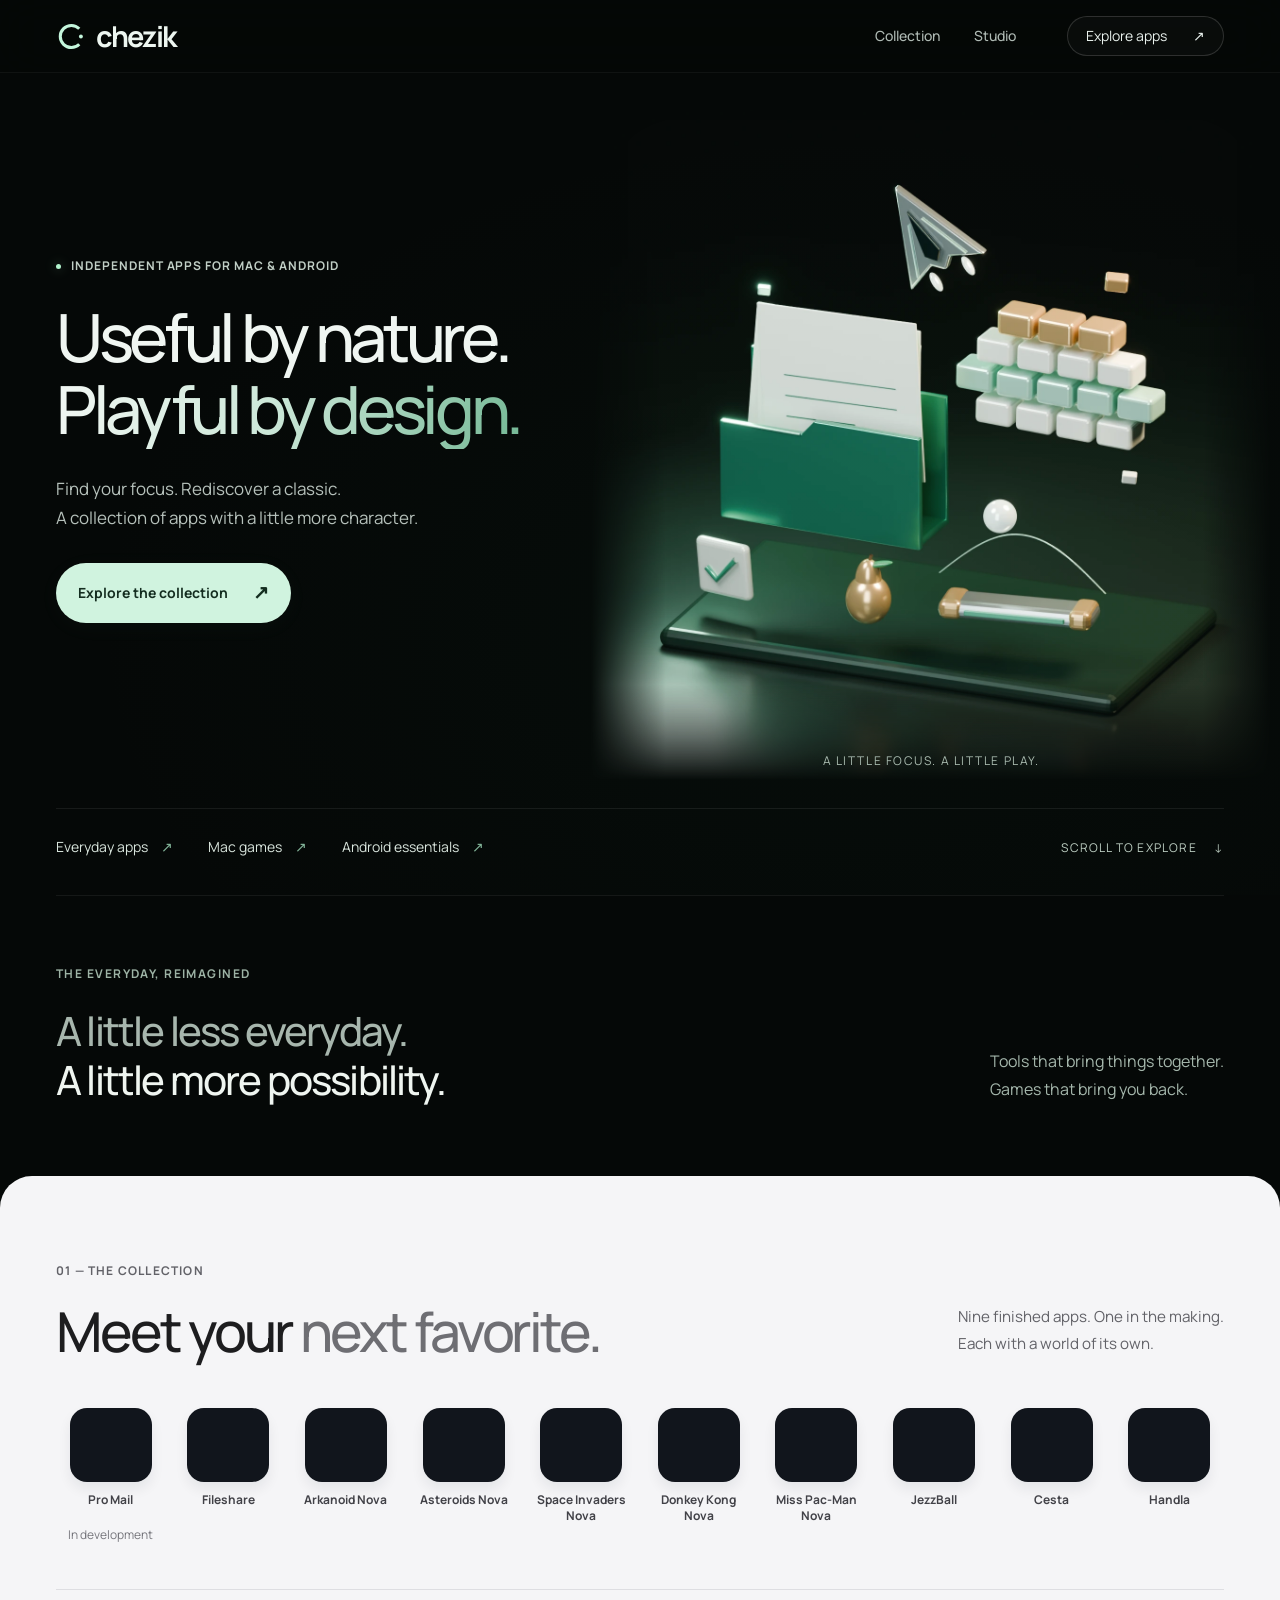
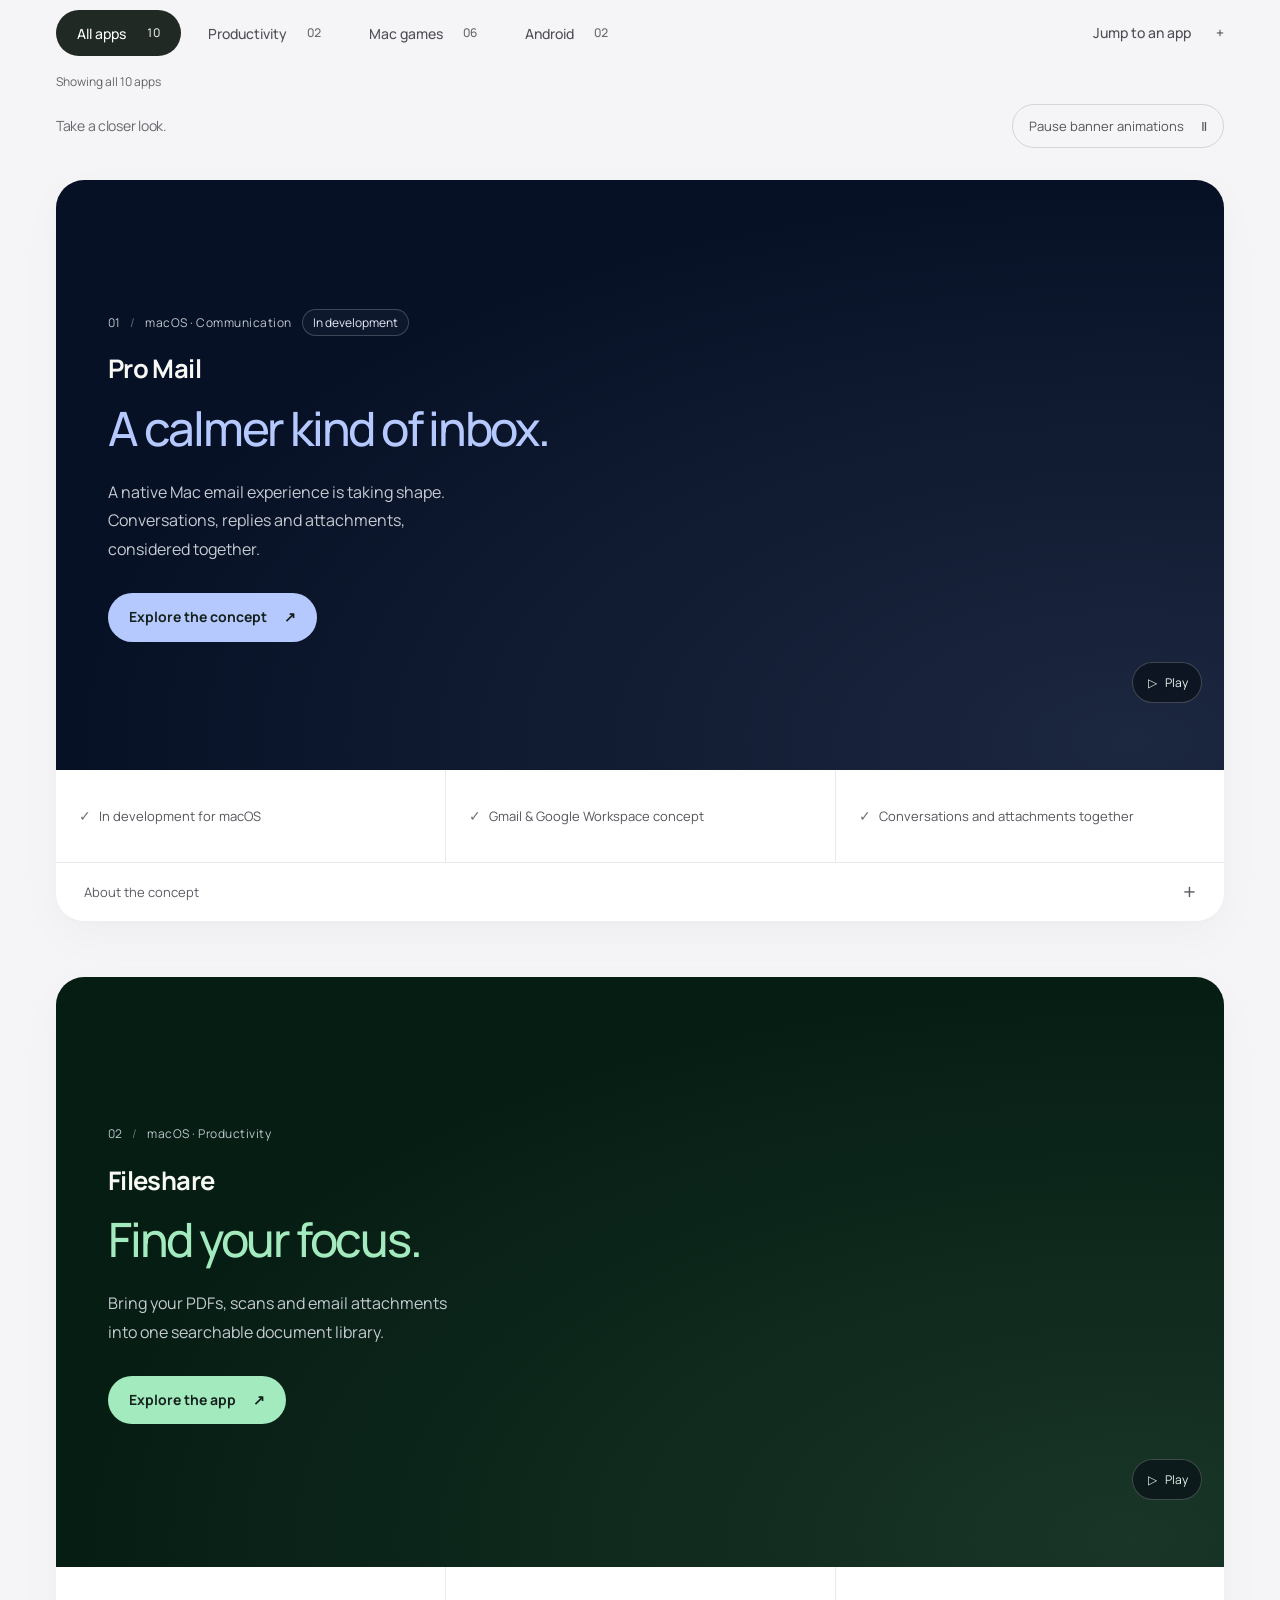
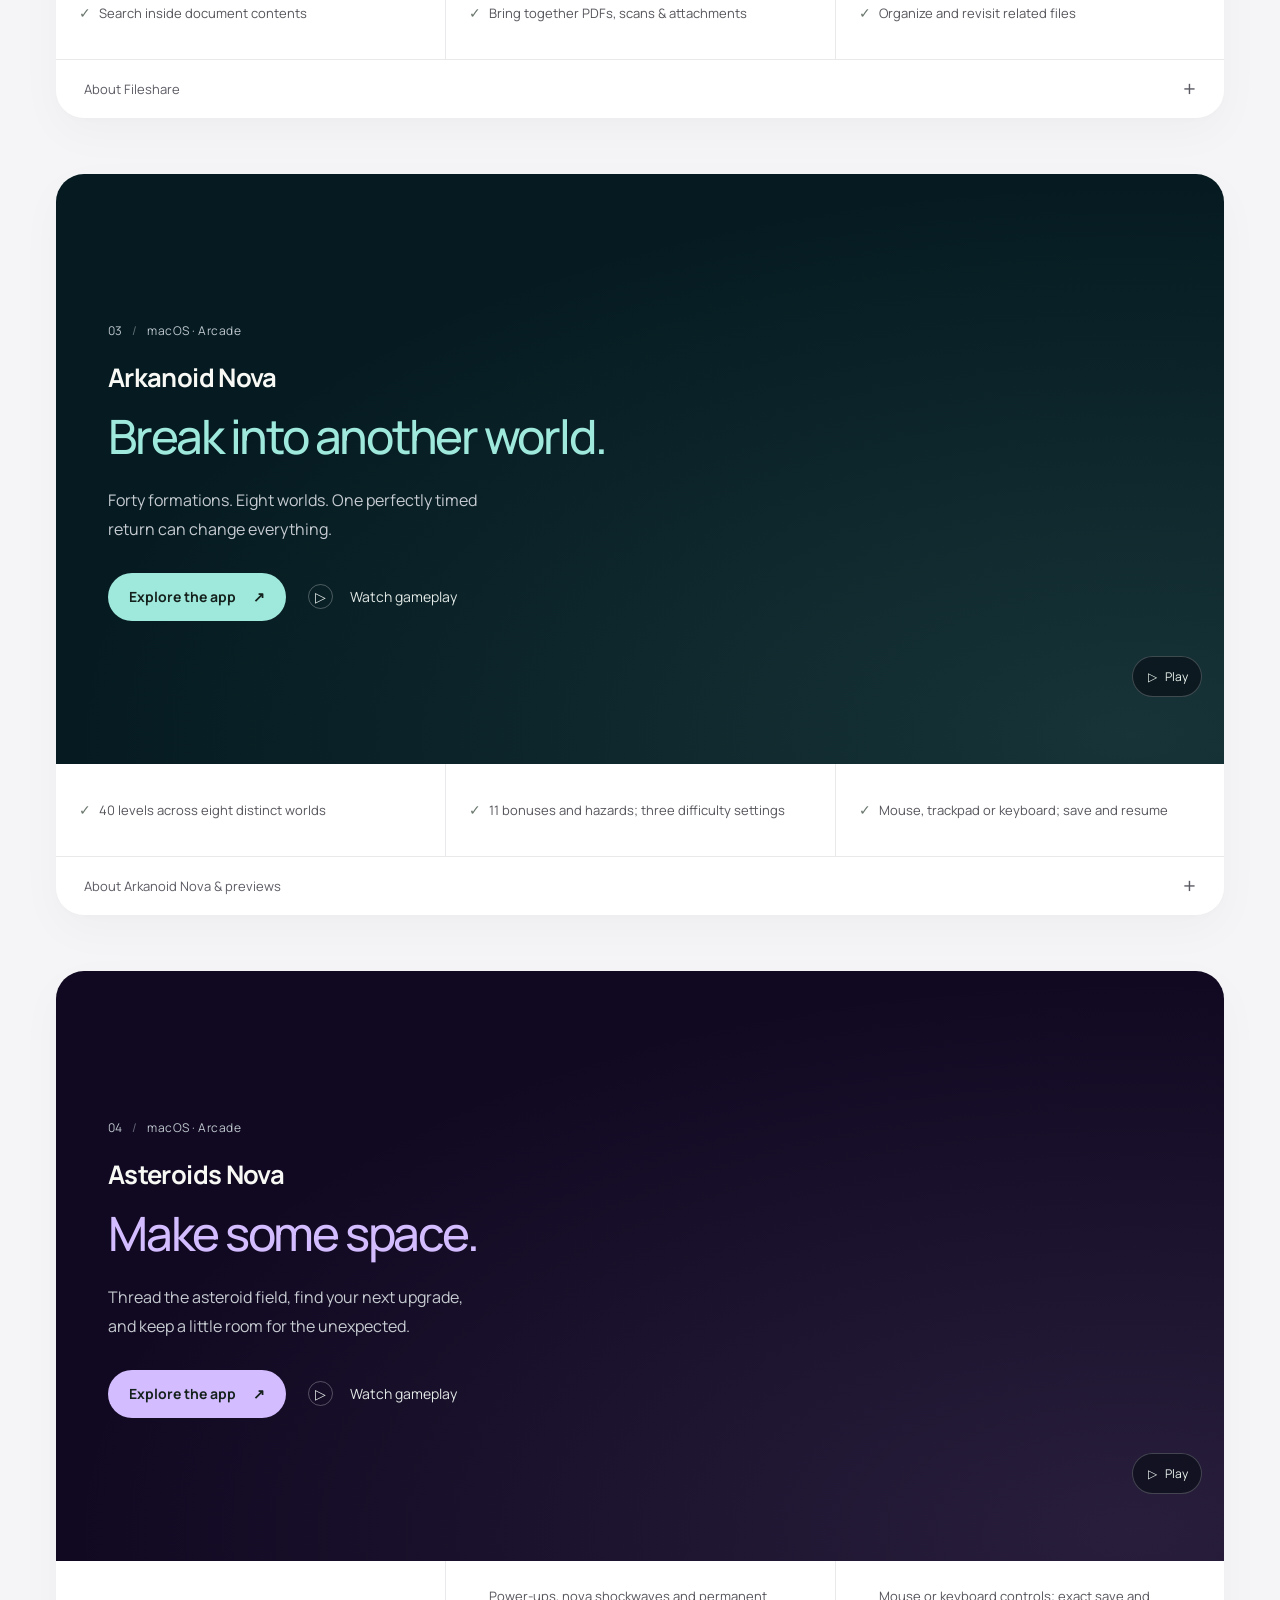
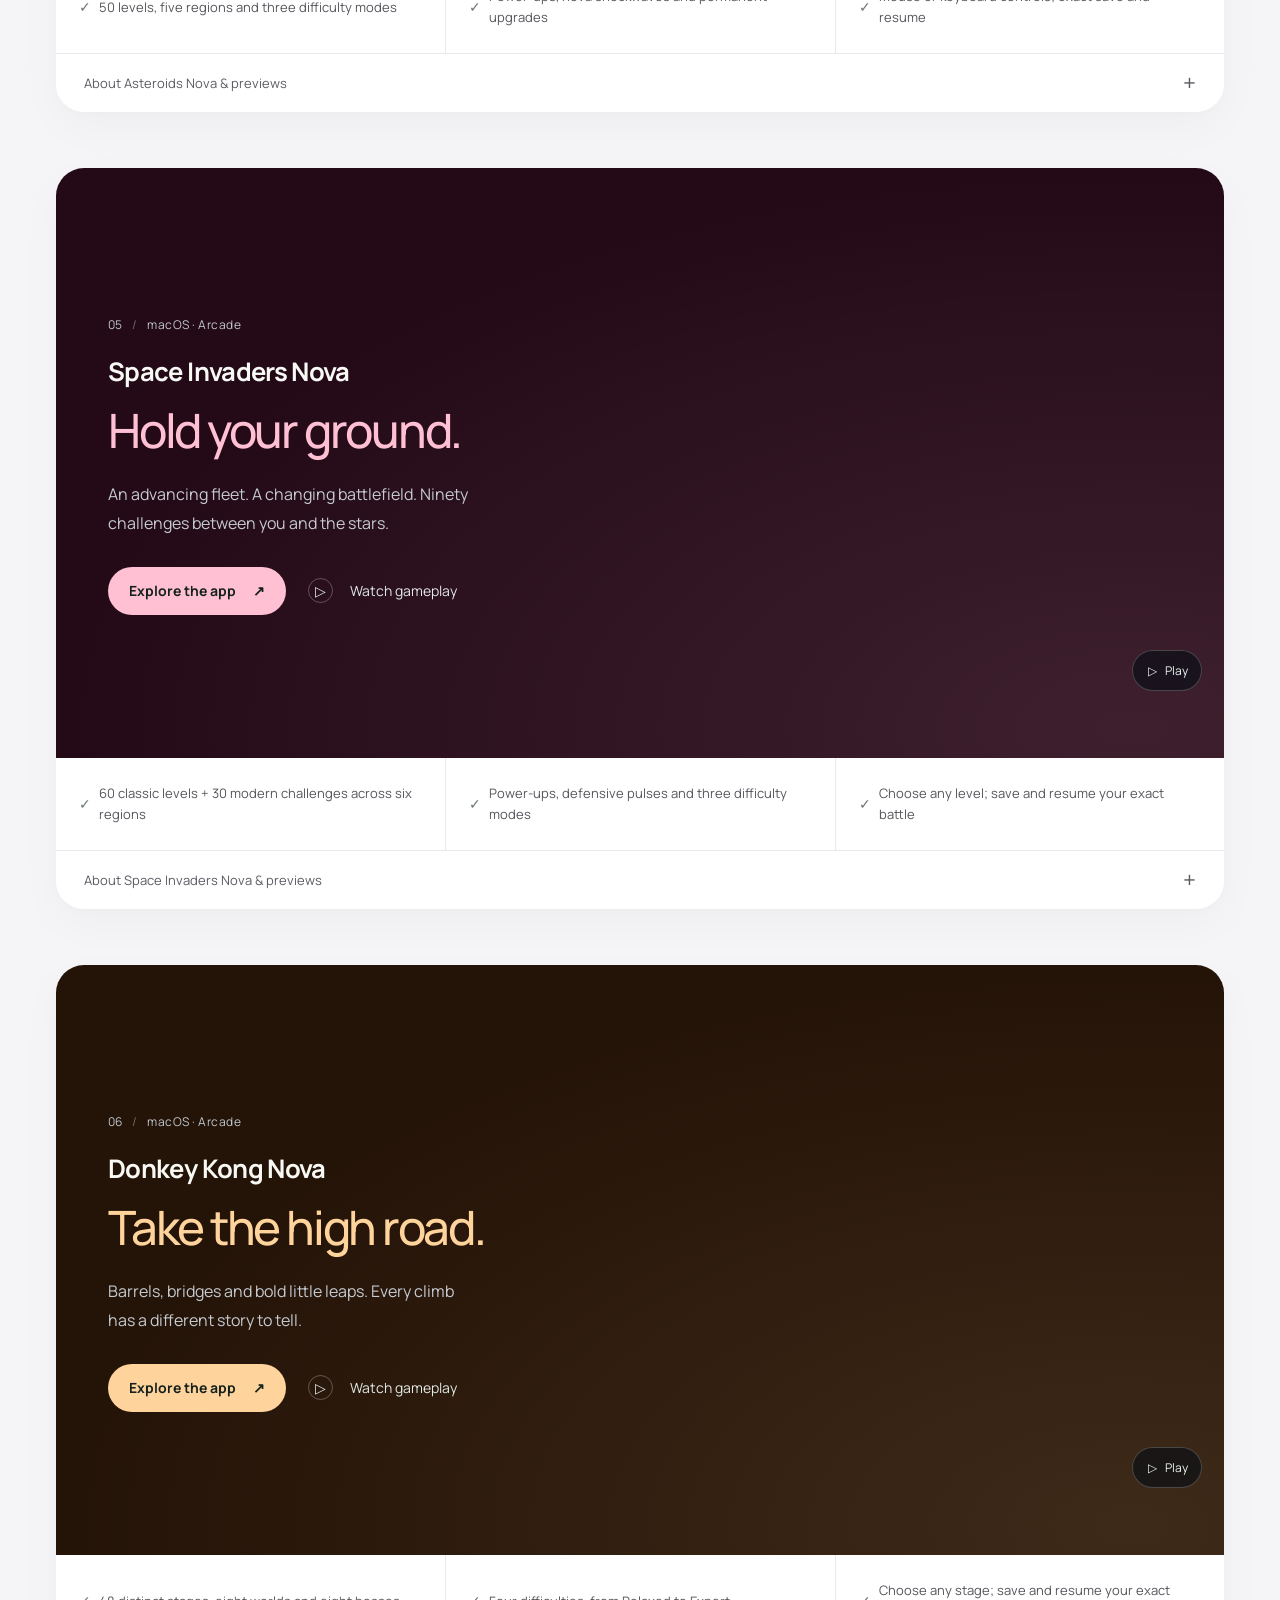
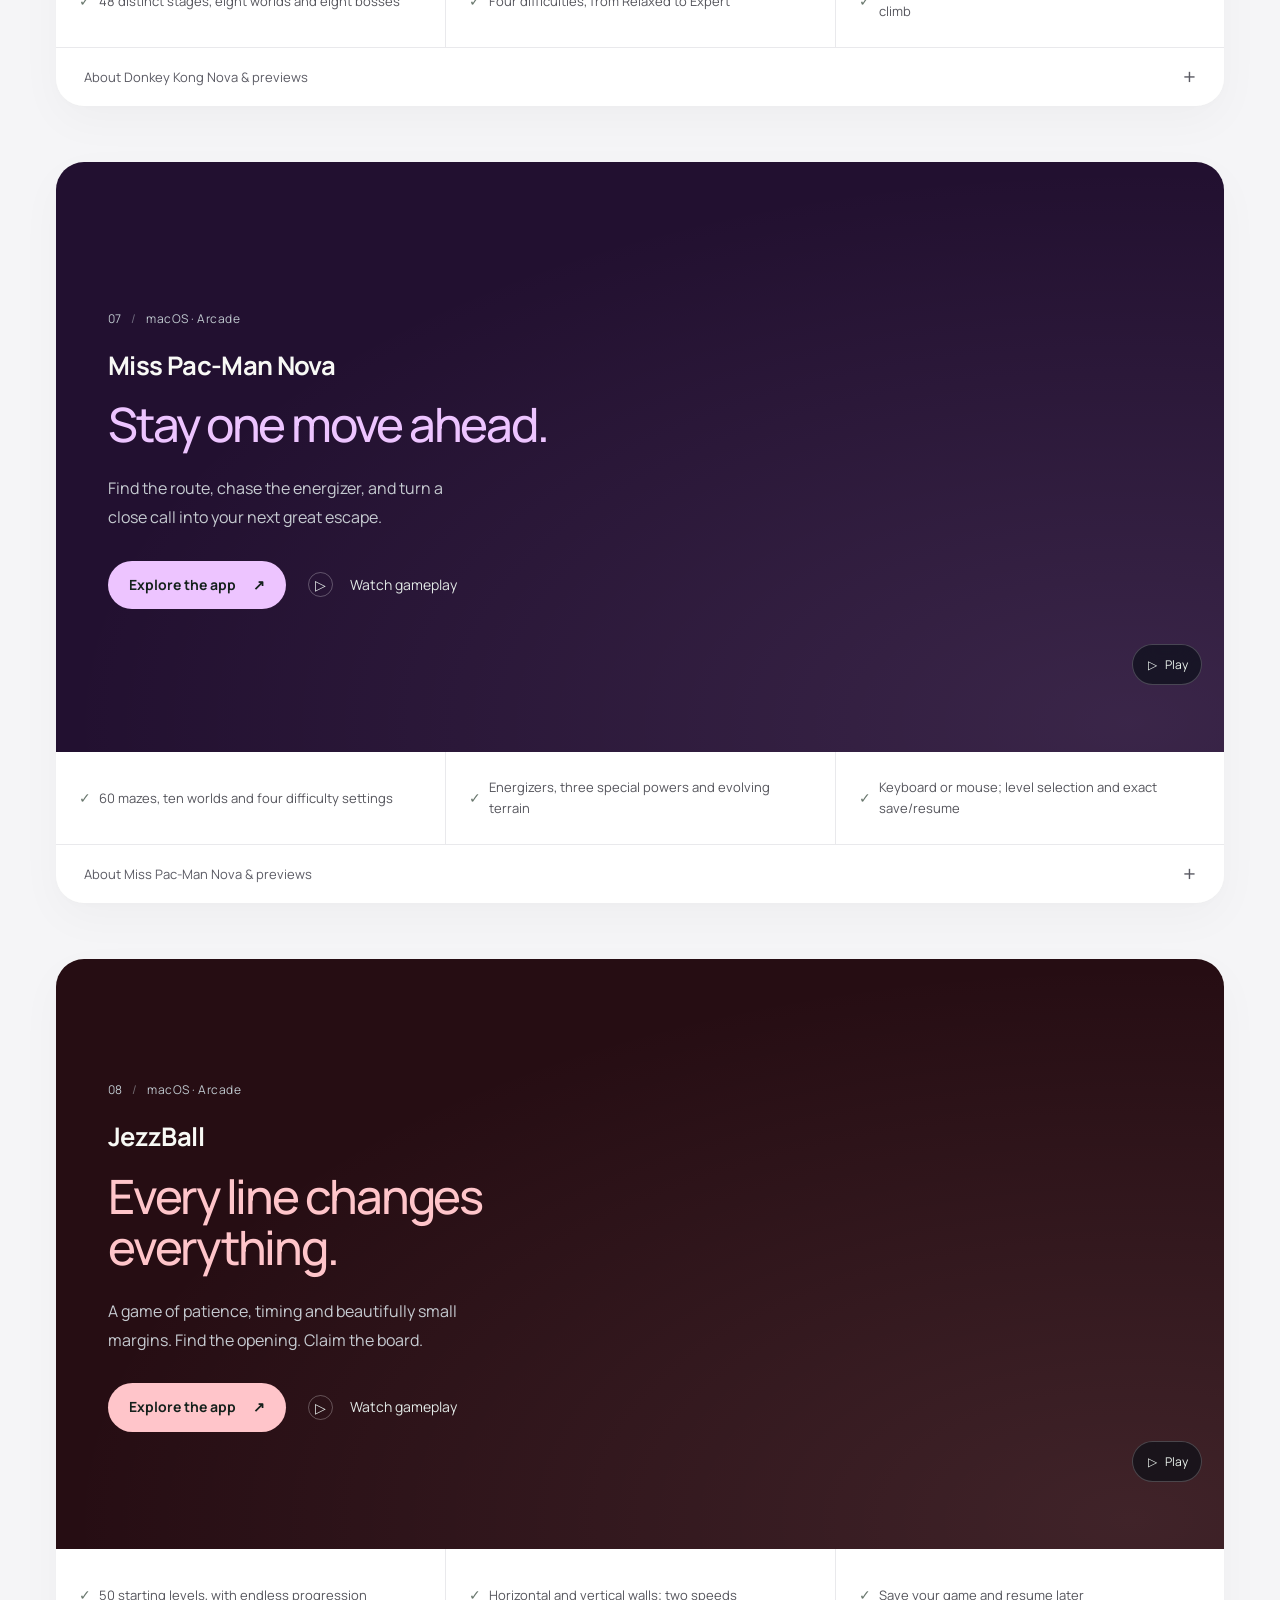
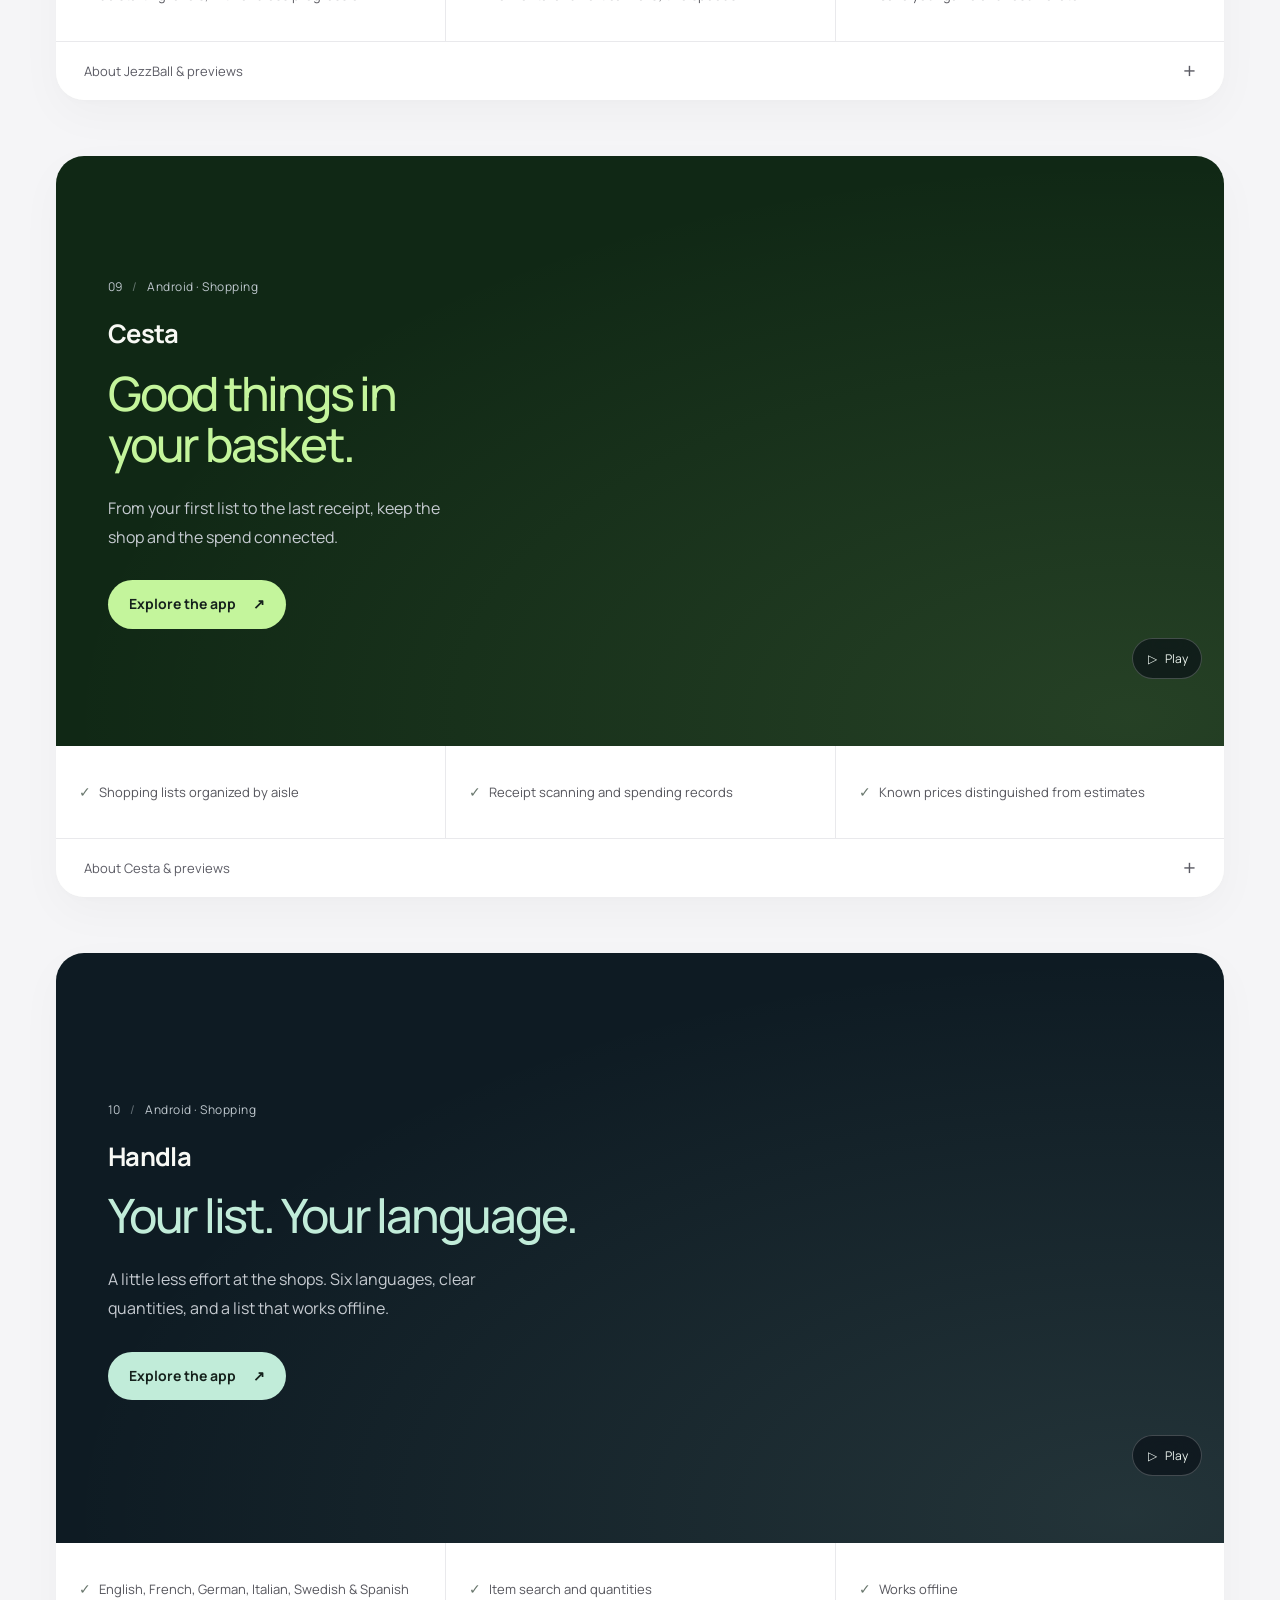
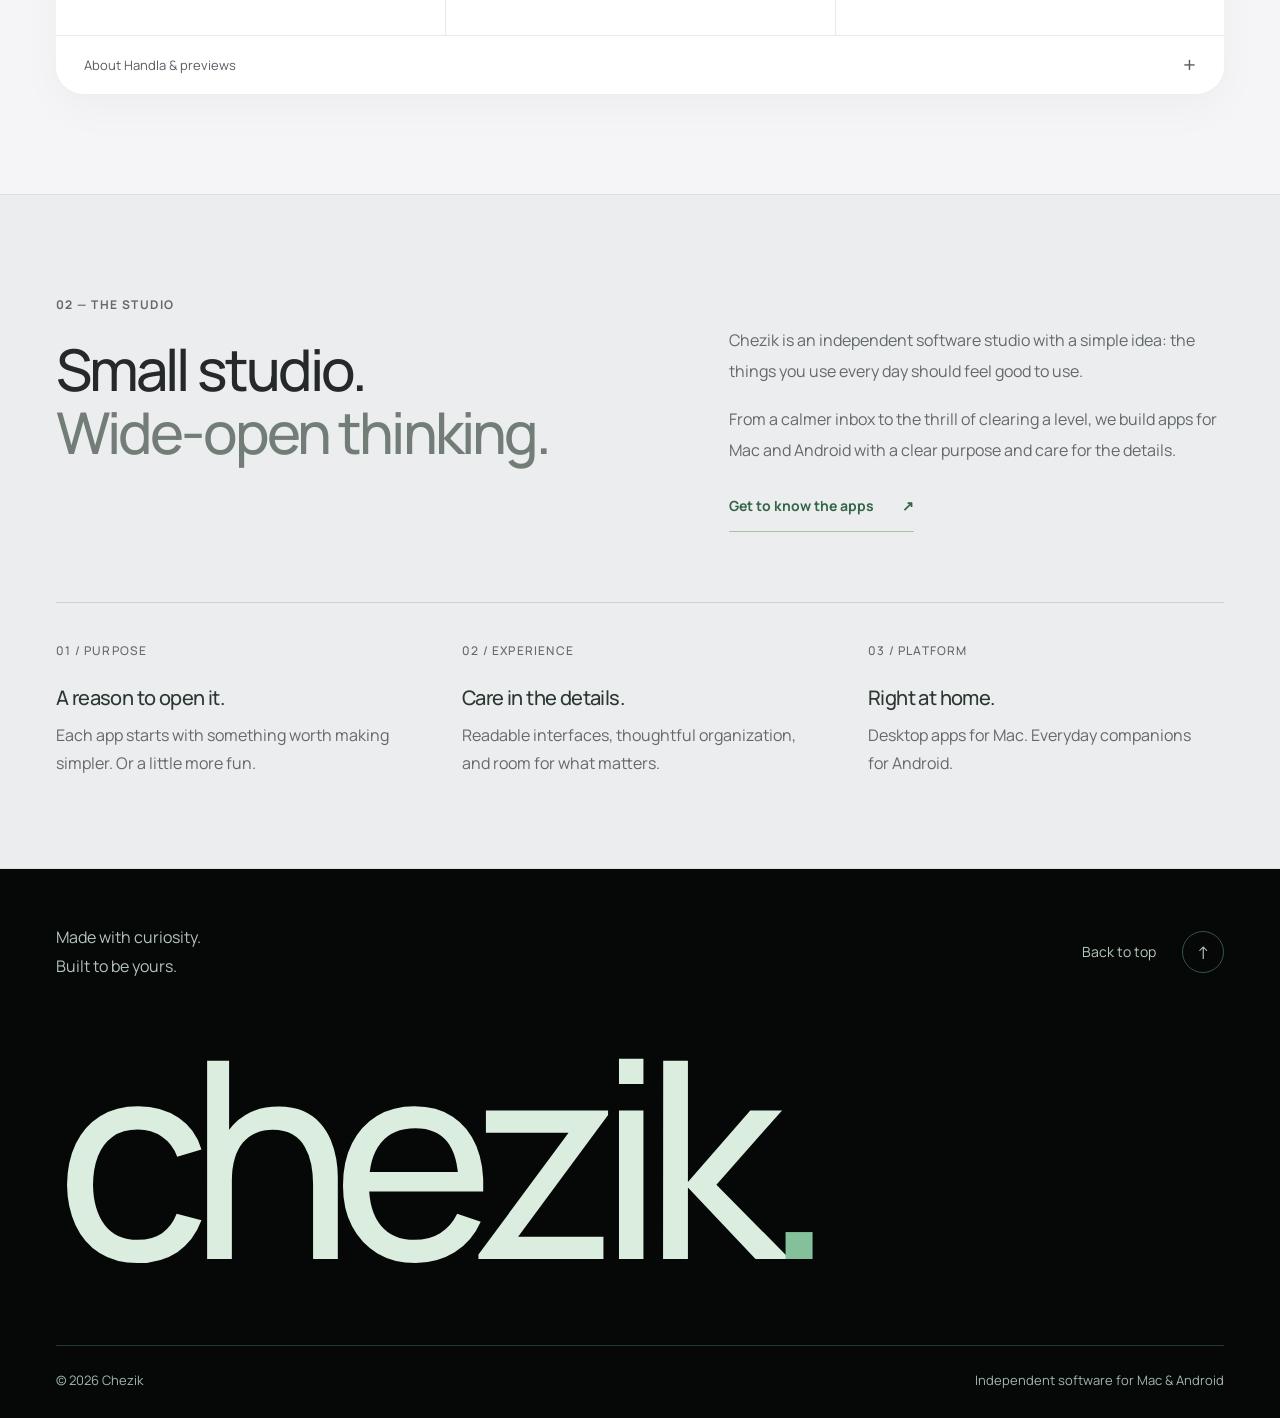
<file: index.html>
<!doctype html>
<html lang="en"><head><meta charset="utf-8"><meta http-equiv="Content-Security-Policy" content="default-src &#x27;self&#x27;; script-src &#x27;self&#x27;; style-src &#x27;self&#x27;; img-src &#x27;self&#x27; data:; font-src &#x27;self&#x27;; base-uri &#x27;none&#x27;; object-src &#x27;none&#x27;; form-action &#x27;none&#x27;"><meta name="referrer" content="strict-origin-when-cross-origin"><meta name="viewport" content="width=device-width, initial-scale=1">
<meta name="color-scheme" content="dark light"><meta name="theme-color" content="#050807"><meta name="chezik-version" content="20">
<title>Chezik — Independent software for Mac &amp; Android</title><meta name="description" content="Meet Pro Mail, Fileshare, Arkanoid Nova, Asteroids Nova, Space Invaders Nova, Donkey Kong Nova, Miss Pac-Man Nova, JezzBall, Cesta and Handla. Independent apps for email, documents, shopping and a little time to play."><link rel="canonical" href="https://chezik.com/">

<meta property="og:type" content="website"><meta property="og:title" content="Chezik — Independent software for Mac &amp; Android"><meta property="og:description" content="Meet Pro Mail, Fileshare, Arkanoid Nova, Asteroids Nova, Space Invaders Nova, Donkey Kong Nova, Miss Pac-Man Nova, JezzBall, Cesta and Handla. Independent apps for email, documents, shopping and a little time to play."><meta property="og:url" content="https://chezik.com/"><meta property="og:site_name" content="Chezik">
<link rel="icon" type="image/svg+xml" href="/assets/favicon.svg"><link rel="preload" href="/assets/fonts/manrope-500.ttf" as="font" type="font/ttf" crossorigin>
<link rel="stylesheet" href="/styles.css?v=19"><script src="/site.js?v=19" defer></script><script src="/sculpture.js?v=20" defer></script><link rel="stylesheet" href="/world-palettes.css?v=18"><link rel="stylesheet" href="/worlds.css?v=18"><script src="/worlds.js?v=18" defer></script><link rel="stylesheet" href="/refined.css?v=19"><link rel="stylesheet" href="/sculpture.css?v=20">
</head><body id="top"><a class="skip-link" href="#main">Skip to content</a>
<header class="site-header"><div class="header-inner wrap"><a class="wordmark" href="#top" aria-label="Chezik home"><svg class="brand-mark" viewBox="0 0 56 56" fill="none" aria-hidden="true"><path d="M42 14a20 20 0 1 0 0 28" stroke="currentColor" stroke-width="5.5"/><circle cx="45" cy="28" r="3.5" fill="currentColor"/></svg><span>chezik</span></a><nav aria-label="Main navigation"><a href="#apps">Collection</a><a href="#about">Studio</a></nav><a class="header-cta" href="#apps">Explore apps <span aria-hidden="true">↗</span></a></div></header>
<main id="main"><section class="orbit-hero" aria-labelledby="hero-title"><div class="hero-halo" aria-hidden="true"></div><div class="hero-layout wrap">
<div class="hero-copy"><p class="eyebrow"><span class="status-dot" aria-hidden="true"></span> INDEPENDENT APPS FOR MAC & ANDROID</p><h1 id="hero-title">Useful by nature.<br><em>Playful by design.</em></h1><p class="hero-description">Find your focus. Rediscover a classic.<br> A collection of apps with a little more character.</p><div class="hero-actions"><a class="primary-link" href="#apps">Explore the collection <span aria-hidden="true">↗</span></a><button class="replay-intro text-button" type="button" aria-label="Replay the entrance" hidden><span class="play-ring" aria-hidden="true">▷</span> <span class="replay-label">Replay the entrance</span><span class="replay-short" aria-hidden="true">Replay</span></button></div></div>
<figure class="sculpture-stage"><picture><source media="(max-width:760px)" srcset="/assets/living-sculpture-mobile.webp?v=20"><img class="sculpture-poster" src="/assets/living-sculpture.webp?v=20" width="1440" height="1440" alt="A living collection: a jade document folder and ivory pages, champagne arcade bricks, a silver spacecraft, a pearl ball and a golden pear, suspended above a sculpted graphite stage." fetchpriority="high"></picture><video class="sculpture-film sculpture-entrance" muted playsinline preload="none" data-src="/assets/video/sculpture-entrance.mp4?v=20" data-src-mobile="/assets/video/sculpture-entrance-mobile.mp4?v=20" aria-hidden="true"></video><video class="sculpture-film sculpture-ambient" muted loop playsinline preload="none" data-src="/assets/video/sculpture-ambient.mp4?v=20" data-src-mobile="/assets/video/sculpture-ambient-mobile.mp4?v=20" aria-hidden="true"></video><figcaption>A LITTLE FOCUS. A LITTLE PLAY.</figcaption></figure>
</div><div class="hero-bottom wrap"><nav class="hero-categories" aria-label="Explore by category"><a href="#apps" data-collection-filter="productivity">Everyday apps <span aria-hidden="true">↗</span></a><a href="#apps" data-collection-filter="arcade">Mac games <span aria-hidden="true">↗</span></a><a href="#apps" data-collection-filter="android">Android essentials <span aria-hidden="true">↗</span></a></nav><a href="#apps" aria-label="Explore the collection">SCROLL TO EXPLORE <span aria-hidden="true">↓</span></a></div><button class="motion-control" type="button" aria-pressed="false" hidden><span aria-hidden="true">Ⅱ</span><span class="motion-label">Pause motion</span></button></section>
<section class="manifesto wrap" aria-label="Our approach"><p class="eyebrow">THE EVERYDAY, REIMAGINED</p><p class="manifesto-statement">A little less everyday.<br><span>A little more possibility.</span></p><div class="manifesto-footer"><p>Tools that bring things together.<br>Games that bring you back.</p></div></section>
<section id="apps" class="collection wrap" aria-labelledby="collection-title"><div class="collection-heading"><div><p class="eyebrow">01 — THE COLLECTION</p><h2 id="collection-title">Meet your <em>next favorite.</em></h2></div><p>Nine finished apps. One in the making.<br> Each with a world of its own.</p></div>
<nav class="visual-index" aria-label="Browse all ten apps"><a href="#promail"><span class="index-art"><img src="/assets/worlds/promail-800.webp?v=18" alt="Pro Mail artwork" width="800" height="640" loading="lazy" decoding="async"></span><span>Pro Mail</span><small>In development</small></a><a href="#fileshare"><span class="index-art"><img src="/assets/worlds/fileshare-800.webp?v=18" alt="Fileshare artwork" width="800" height="640" loading="lazy" decoding="async"></span><span>Fileshare</span></a><a href="#arkanoid"><span class="index-art"><img src="/assets/worlds/arkanoid-800.webp?v=18" alt="Arkanoid Nova artwork" width="800" height="640" loading="lazy" decoding="async"></span><span>Arkanoid Nova</span></a><a href="#asteroids"><span class="index-art"><img src="/assets/worlds/asteroids-800.webp?v=18" alt="Asteroids Nova artwork" width="800" height="640" loading="lazy" decoding="async"></span><span>Asteroids Nova</span></a><a href="#space-invaders"><span class="index-art"><img src="/assets/worlds/space-invaders-800.webp?v=18" alt="Space Invaders Nova artwork" width="800" height="640" loading="lazy" decoding="async"></span><span>Space Invaders Nova</span></a><a href="#donkey-kong"><span class="index-art"><img src="/assets/worlds/donkey-kong-800.webp?v=18" alt="Donkey Kong Nova artwork" width="800" height="640" loading="lazy" decoding="async"></span><span>Donkey Kong Nova</span></a><a href="#miss-pac-man"><span class="index-art"><img src="/assets/worlds/miss-pac-man-800.webp?v=18" alt="Miss Pac-Man Nova artwork" width="800" height="640" loading="lazy" decoding="async"></span><span>Miss Pac-Man Nova</span></a><a href="#jezzball"><span class="index-art"><img src="/assets/worlds/jezzball-800.webp?v=18" alt="JezzBall artwork" width="800" height="640" loading="lazy" decoding="async"></span><span>JezzBall</span></a><a href="#cesta"><span class="index-art"><img src="/assets/worlds/cesta-800.webp?v=18" alt="Cesta artwork" width="800" height="640" loading="lazy" decoding="async"></span><span>Cesta</span></a><a href="#handla"><span class="index-art"><img src="/assets/worlds/handla-800.webp?v=18" alt="Handla artwork" width="800" height="640" loading="lazy" decoding="async"></span><span>Handla</span></a></nav>
<div class="collection-toolbar"><div class="filters" role="group" aria-label="Filter the collection" hidden><button type="button" data-filter="all" aria-pressed="true">All apps <span>10</span></button><button type="button" data-filter="productivity" aria-pressed="false">Productivity <span>02</span></button><button type="button" data-filter="arcade" aria-pressed="false">Mac games <span>06</span></button><button type="button" data-filter="android" aria-pressed="false">Android <span>02</span></button></div><details class="app-jump"><summary>Jump to an app <span aria-hidden="true">+</span></summary><nav class="app-index" aria-label="Jump to an app"><a href="#promail">Pro Mail</a><a href="#fileshare">Fileshare</a><a href="#arkanoid">Arkanoid Nova</a><a href="#asteroids">Asteroids Nova</a><a href="#space-invaders">Space Invaders Nova</a><a href="#donkey-kong">Donkey Kong Nova</a><a href="#miss-pac-man">Miss Pac-Man Nova</a><a href="#jezzball">JezzBall</a><a href="#cesta">Cesta</a><a href="#handla">Handla</a></nav></details></div>
<p class="collection-status" role="status" aria-live="polite" aria-atomic="true">Showing all 10 apps</p>
<div class="collection-motion-row"><p>Take a closer look.</p><button type="button" class="collection-motion" aria-pressed="false" hidden>Pause banner animations <span aria-hidden="true">Ⅱ</span></button></div><div class="product-grid"><article class="product app-world" id="promail" data-kind="productivity" aria-labelledby="promail-name">
  <div class="product-banner"><div class="world-copy"><div class="world-meta"><span>01 <span aria-hidden="true">/</span> macOS · Communication</span><span class="development-badge">In development</span></div><h3 id="promail-name">Pro Mail</h3><p class="world-tagline">A calmer kind of inbox.</p><p class="world-lede">A native Mac email experience is taking shape. Conversations, replies and attachments, considered together.</p><div class="world-actions"><button class="world-explore" type="button" data-open-app="promail" aria-controls="promail-details" aria-expanded="false" hidden>Explore the concept <span aria-hidden="true">↗</span></button></div></div>
  <figure class="world-stage"><img class="world-poster" src="/assets/worlds/promail.webp?v=18" srcset="/assets/worlds/promail-800.webp?v=18 800w, /assets/worlds/promail.webp?v=18 1440w" sizes="(max-width:760px) calc(100vw - 40px), (max-width:1440px) 55vw, 780px" width="1440" height="1152" alt="An open pearl envelope with floating conversation and attachment cards in an indigo studio. Pro Mail promotional concept artwork." loading="lazy" decoding="async"><video class="banner-motion" muted loop playsinline preload="none" data-src="/assets/video/world-promail.mp4?v=18" aria-hidden="true"></video><button type="button" class="banner-toggle" aria-label="Pause Pro Mail animation" aria-pressed="false" hidden><span class="banner-toggle-icon" aria-hidden="true">Ⅱ</span><span class="banner-toggle-label">Pause</span></button></figure></div>
  <ul class="world-features" aria-label="Pro Mail highlights"><li>In development for macOS</li><li>Gmail &amp; Google Workspace concept</li><li>Conversations and attachments together</li></ul>
  <details class="product-details" id="promail-details"><summary><span>About the concept</span><span class="detail-plus" aria-hidden="true">+</span></summary><div class="product-detail-layout"><div class="product-copy"><h4>Email, with everything in view.</h4><p class="product-description">Pro Mail is in development. The concept brings Gmail and Google Workspace into a native Mac inbox, with conversations and attachments kept together. The finished interface and features may change.</p></div><div class="detail-features"><div><h5>A native Mac inbox.</h5><p>A desktop email experience designed around Gmail and Google Workspace.</p></div><div><h5>A clearer conversation.</h5><p>The concept keeps messages, recent replies and attachments together.</p></div><div><h5>Still taking shape.</h5><p>Pro Mail is unfinished. Its interface and planned features may change.</p></div></div></div></details>
 </article><article class="product app-world" id="fileshare" data-kind="productivity" aria-labelledby="fileshare-name">
  <div class="product-banner"><div class="world-copy"><div class="world-meta"><span>02 <span aria-hidden="true">/</span> macOS · Productivity</span></div><h3 id="fileshare-name">Fileshare</h3><p class="world-tagline">Find your focus.</p><p class="world-lede">Bring your PDFs, scans and email attachments into one searchable document library.</p><div class="world-actions"><button class="world-explore" type="button" data-open-app="fileshare" aria-controls="fileshare-details" aria-expanded="false" hidden>Explore the app <span aria-hidden="true">↗</span></button></div></div>
  <figure class="world-stage"><img class="world-poster" src="/assets/worlds/fileshare.webp?v=18" srcset="/assets/worlds/fileshare-800.webp?v=18 800w, /assets/worlds/fileshare.webp?v=18 1440w" sizes="(max-width:760px) calc(100vw - 40px), (max-width:1440px) 55vw, 780px" width="1440" height="1152" alt="An emerald folder holding ivory documents, with floating PDF and scan cards and a polished search lens. Fileshare promotional artwork." loading="lazy" decoding="async"><video class="banner-motion" muted loop playsinline preload="none" data-src="/assets/video/world-fileshare.mp4?v=18" aria-hidden="true"></video><button type="button" class="banner-toggle" aria-label="Pause Fileshare animation" aria-pressed="false" hidden><span class="banner-toggle-icon" aria-hidden="true">Ⅱ</span><span class="banner-toggle-label">Pause</span></button></figure></div>
  <ul class="world-features" aria-label="Fileshare highlights"><li>Search inside document contents</li><li>Bring together PDFs, scans &amp; attachments</li><li>Organize and revisit related files</li></ul>
  <details class="product-details" id="fileshare-details"><summary><span>About Fileshare</span><span class="detail-plus" aria-hidden="true">+</span></summary><div class="product-detail-layout"><div class="product-copy"><h4>Your documents, in one place.</h4><p class="product-description">Keep PDFs, scanned paperwork, and email attachments in one searchable library. Search the words inside your files, group related documents, and find what you need without hunting through folders.</p></div><div class="detail-features"><div><h5>Find the words inside.</h5><p>Search across document contents to find the detail you remember, even when the filename escapes you.</p></div><div><h5>Bring it all together.</h5><p>Keep PDFs, scans and attachments from email together in your document library.</p></div><div><h5>Make sense of your files.</h5><p>Organize, name and revisit the documents you want to keep close at hand.</p></div></div></div></details>
 </article><article class="product app-world" id="arkanoid" data-kind="arcade" aria-labelledby="arkanoid-name">
  <div class="product-banner"><div class="world-copy"><div class="world-meta"><span>03 <span aria-hidden="true">/</span> macOS · Arcade</span></div><h3 id="arkanoid-name">Arkanoid Nova</h3><p class="world-tagline">Break into another world.</p><p class="world-lede">Forty formations. Eight worlds. One perfectly timed return can change everything.</p><div class="world-actions"><button class="world-explore" type="button" data-open-app="arkanoid" aria-controls="arkanoid-details" aria-expanded="false" hidden>Explore the app <span aria-hidden="true">↗</span></button><button class="world-watch" type="button" data-watch-app="arkanoid" hidden><span aria-hidden="true">▷</span> Watch gameplay</button></div></div>
  <figure class="world-stage"><img class="world-poster" src="/assets/worlds/arkanoid.webp?v=18" srcset="/assets/worlds/arkanoid-800.webp?v=18 800w, /assets/worlds/arkanoid.webp?v=18 1440w" sizes="(max-width:760px) calc(100vw - 40px), (max-width:1440px) 55vw, 780px" width="1440" height="1152" alt="A sculpted hourglass of golden, pearl and turquoise bricks above a platinum paddle and luminous ball. Arkanoid Nova promotional artwork." loading="lazy" decoding="async"><video class="banner-motion" muted loop playsinline preload="none" data-src="/assets/video/world-arkanoid.mp4?v=18" aria-hidden="true"></video><button type="button" class="banner-toggle" aria-label="Pause Arkanoid Nova animation" aria-pressed="false" hidden><span class="banner-toggle-icon" aria-hidden="true">Ⅱ</span><span class="banner-toggle-label">Pause</span></button></figure></div>
  <ul class="world-features" aria-label="Arkanoid Nova highlights"><li>40 levels across eight distinct worlds</li><li>11 bonuses and hazards; three difficulty settings</li><li>Mouse, trackpad or keyboard; save and resume</li></ul>
  <details class="product-details" id="arkanoid-details"><summary><span>About Arkanoid Nova & previews</span><span class="detail-plus" aria-hidden="true">+</span></summary><div class="product-detail-layout"><div class="product-copy"><h4>One paddle. A whole new world to break through.</h4><p class="product-description">Guide the ball through 40 handcrafted formations across eight worlds. Break armoured bricks, set off chain reactions, catch helpful capsules, and dodge falling hazards. Choose your starting level and save your expedition whenever you need a break.</p><p class="product-note">An independent tribute to the brick-breaker genre. Not affiliated with Taito.</p></div><figure class="product-visual" data-product="arkanoid"><div class="media-tabs" role="tablist" aria-label="Arkanoid Nova media"><button type="button" role="tab" aria-selected="true" aria-controls="arkanoid-art" id="arkanoid-art-tab" data-media="art">App interface</button><button type="button" role="tab" aria-selected="false" aria-controls="arkanoid-film" id="arkanoid-film-tab" tabindex="-1" data-media="film">▶ Gameplay <span>0:38</span></button></div><div class="art-panel" id="arkanoid-art" role="tabpanel" aria-labelledby="arkanoid-art-tab"><button class="image-preview" type="button" data-full-src="/assets/screens/arkanoid.webp?v=18" data-preview="arkanoid" data-name="Arkanoid Nova" aria-label="Enlarge Arkanoid Nova interface" aria-haspopup="dialog"><img src="/assets/screens/arkanoid.webp?v=18" alt="Arkanoid Nova actual Mac game interface, shown directly without a device mockup." width="1920" height="1080" loading="lazy" decoding="async"><span class="expand-icon"><svg viewBox="0 0 24 24" fill="none" stroke="currentColor" stroke-width="1.6" aria-hidden="true"><path d="M14 4h6v6M20 4l-7 7M10 20H4v-6M4 20l7-7"/></svg></span></button></div><div class="film-panel" id="arkanoid-film" role="tabpanel" aria-labelledby="arkanoid-film-tab" hidden><video controls playsinline preload="none" poster="/assets/video/arkanoid-poster.webp" data-src="/assets/video/arkanoid.mp4" aria-label="Arkanoid Nova: Hourglass Dunes, Level 23" aria-describedby="arkanoid-film-caption"><track kind="captions" src="/assets/video/arkanoid.vtt" srclang="en" label="English"></video></div><figcaption><span>Native Mac game interface</span><span class="preview-hint">Enlarge <svg viewBox="0 0 24 24" fill="none" stroke="currentColor" stroke-width="1.6" aria-hidden="true"><path d="M14 4h6v6M20 4l-7 7M10 20H4v-6M4 20l7-7"/></svg></span></figcaption><div class="film-caption" hidden><p id="arkanoid-film-caption">Level 23 · Native Mac gameplay · Automatic paddle demo</p><button type="button" class="film-fullscreen" aria-label="Watch Arkanoid Nova in full screen" hidden>Full screen ⛶</button><a href="/assets/video/arkanoid.mp4" target="_blank" rel="noopener" aria-label="Open Arkanoid Nova video">Open video ↗</a></div><noscript><p><a href="/assets/video/arkanoid.mp4">Watch Arkanoid Nova gameplay ↗</a></p></noscript></figure></div></details>
 </article><article class="product app-world" id="asteroids" data-kind="arcade" aria-labelledby="asteroids-name">
  <div class="product-banner"><div class="world-copy"><div class="world-meta"><span>04 <span aria-hidden="true">/</span> macOS · Arcade</span></div><h3 id="asteroids-name">Asteroids Nova</h3><p class="world-tagline">Make some space.</p><p class="world-lede">Thread the asteroid field, find your next upgrade, and keep a little room for the unexpected.</p><div class="world-actions"><button class="world-explore" type="button" data-open-app="asteroids" aria-controls="asteroids-details" aria-expanded="false" hidden>Explore the app <span aria-hidden="true">↗</span></button><button class="world-watch" type="button" data-watch-app="asteroids" hidden><span aria-hidden="true">▷</span> Watch gameplay</button></div></div>
  <figure class="world-stage"><img class="world-poster" src="/assets/worlds/asteroids.webp?v=18" srcset="/assets/worlds/asteroids-800.webp?v=18 800w, /assets/worlds/asteroids.webp?v=18 1440w" sizes="(max-width:760px) calc(100vw - 40px), (max-width:1440px) 55vw, 780px" width="1440" height="1152" alt="A silver interceptor flies among rotating violet asteroids, crystalline minerals and a luminous nova orbit. Asteroids Nova promotional artwork." loading="lazy" decoding="async"><video class="banner-motion" muted loop playsinline preload="none" data-src="/assets/video/world-asteroids.mp4?v=18" aria-hidden="true"></video><button type="button" class="banner-toggle" aria-label="Pause Asteroids Nova animation" aria-pressed="false" hidden><span class="banner-toggle-icon" aria-hidden="true">Ⅱ</span><span class="banner-toggle-label">Pause</span></button></figure></div>
  <ul class="world-features" aria-label="Asteroids Nova highlights"><li>50 levels, five regions and three difficulty modes</li><li>Power-ups, nova shockwaves and permanent upgrades</li><li>Mouse or keyboard controls; exact save and resume</li></ul>
  <details class="product-details" id="asteroids-details"><summary><span>About Asteroids Nova & previews</span><span class="detail-plus" aria-hidden="true">+</span></summary><div class="product-detail-layout"><div class="product-copy"><h4>A little ship. A universe of close calls.</h4><p class="product-description">Fly through 50 levels of asteroids, raiders and boss encounters across five regions. Turn, thrust and fire your way through the field, collect temporary powers, and choose permanent upgrades between stages. Your exact flight saves on your Mac.</p></div><figure class="product-visual" data-product="asteroids"><div class="media-tabs" role="tablist" aria-label="Asteroids Nova media"><button type="button" role="tab" aria-selected="true" aria-controls="asteroids-art" id="asteroids-art-tab" data-media="art">App interface</button><button type="button" role="tab" aria-selected="false" aria-controls="asteroids-film" id="asteroids-film-tab" tabindex="-1" data-media="film">▶ Gameplay <span>0:37</span></button></div><div class="art-panel" id="asteroids-art" role="tabpanel" aria-labelledby="asteroids-art-tab"><button class="image-preview" type="button" data-full-src="/assets/screens/asteroids.webp?v=18" data-preview="asteroids" data-name="Asteroids Nova" aria-label="Enlarge Asteroids Nova interface" aria-haspopup="dialog"><img src="/assets/screens/asteroids.webp?v=18" alt="Asteroids Nova actual Mac game interface, shown directly without a device mockup." width="1920" height="1080" loading="lazy" decoding="async"><span class="expand-icon"><svg viewBox="0 0 24 24" fill="none" stroke="currentColor" stroke-width="1.6" aria-hidden="true"><path d="M14 4h6v6M20 4l-7 7M10 20H4v-6M4 20l7-7"/></svg></span></button></div><div class="film-panel" id="asteroids-film" role="tabpanel" aria-labelledby="asteroids-film-tab" hidden><video controls playsinline preload="none" poster="/assets/video/asteroids-poster.webp?v=3" data-src="/assets/video/asteroids.mp4?v=3" aria-label="Asteroids Nova: Prism Field, Level 25" aria-describedby="asteroids-film-caption"><track kind="captions" src="/assets/video/asteroids.vtt?v=3" srclang="en" label="English"></video></div><figcaption><span>Native Mac game interface</span><span class="preview-hint">Enlarge <svg viewBox="0 0 24 24" fill="none" stroke="currentColor" stroke-width="1.6" aria-hidden="true"><path d="M14 4h6v6M20 4l-7 7M10 20H4v-6M4 20l7-7"/></svg></span></figcaption><div class="film-caption" hidden><p id="asteroids-film-caption">Level 25 · Native Mac gameplay · Explosions and protected returns</p><button type="button" class="film-fullscreen" aria-label="Watch Asteroids Nova in full screen" hidden>Full screen ⛶</button><a href="/assets/video/asteroids.mp4?v=3" target="_blank" rel="noopener" aria-label="Open Asteroids Nova video">Open video ↗</a></div><noscript><p><a href="/assets/video/asteroids.mp4?v=3">Watch Asteroids Nova gameplay ↗</a></p></noscript></figure></div></details>
 </article><article class="product app-world" id="space-invaders" data-kind="arcade" aria-labelledby="space-invaders-name">
  <div class="product-banner"><div class="world-copy"><div class="world-meta"><span>05 <span aria-hidden="true">/</span> macOS · Arcade</span></div><h3 id="space-invaders-name">Space Invaders Nova</h3><p class="world-tagline">Hold your ground.</p><p class="world-lede">An advancing fleet. A changing battlefield. Ninety challenges between you and the stars.</p><div class="world-actions"><button class="world-explore" type="button" data-open-app="space-invaders" aria-controls="space-invaders-details" aria-expanded="false" hidden>Explore the app <span aria-hidden="true">↗</span></button><button class="world-watch" type="button" data-watch-app="space-invaders" hidden><span aria-hidden="true">▷</span> Watch gameplay</button></div></div>
  <figure class="world-stage"><img class="world-poster" src="/assets/worlds/space-invaders.webp?v=18" srcset="/assets/worlds/space-invaders-800.webp?v=18 800w, /assets/worlds/space-invaders.webp?v=18 1440w" sizes="(max-width:760px) calc(100vw - 40px), (max-width:1440px) 55vw, 780px" width="1440" height="1152" alt="Dimensional rose-gold pixel invaders advance above a silver defender, protective shields and laser pulses. Space Invaders Nova promotional artwork." loading="lazy" decoding="async"><video class="banner-motion" muted loop playsinline preload="none" data-src="/assets/video/world-space-invaders.mp4?v=18" aria-hidden="true"></video><button type="button" class="banner-toggle" aria-label="Pause Space Invaders Nova animation" aria-pressed="false" hidden><span class="banner-toggle-icon" aria-hidden="true">Ⅱ</span><span class="banner-toggle-label">Pause</span></button></figure></div>
  <ul class="world-features" aria-label="Space Invaders Nova highlights"><li>60 classic levels + 30 modern challenges across six regions</li><li>Power-ups, defensive pulses and three difficulty modes</li><li>Choose any level; save and resume your exact battle</li></ul>
  <details class="product-details" id="space-invaders-details"><summary><span>About Space Invaders Nova & previews</span><span class="detail-plus" aria-hidden="true">+</span></summary><div class="product-detail-layout"><div class="product-copy"><h4>Hold the line. Take back the stars.</h4><p class="product-description">Defend Earth through 60 classic levels and 30 modern challenges across six regions. Armored fleets, diving attackers, shield relays, falling mines and mothership bosses keep the battles changing. Jump straight to any level, choose your difficulty, and save your exact place to continue later. Built natively for Mac with crisp Retina graphics and fluid mouse or keyboard controls.</p><p class="product-note">An independent tribute to the alien-invasion arcade genre. Not affiliated with Taito.</p></div><figure class="product-visual" data-product="space-invaders"><div class="media-tabs" role="tablist" aria-label="Space Invaders Nova media"><button type="button" role="tab" aria-selected="true" aria-controls="space-invaders-art" id="space-invaders-art-tab" data-media="art">App interface</button><button type="button" role="tab" aria-selected="false" aria-controls="space-invaders-film" id="space-invaders-film-tab" tabindex="-1" data-media="film">▶ Gameplay <span>0:48</span></button></div><div class="art-panel" id="space-invaders-art" role="tabpanel" aria-labelledby="space-invaders-art-tab"><button class="image-preview" type="button" data-full-src="/assets/screens/space-invaders.webp?v=18" data-preview="space-invaders" data-name="Space Invaders Nova" aria-label="Enlarge Space Invaders Nova interface" aria-haspopup="dialog"><img src="/assets/screens/space-invaders.webp?v=18" alt="Space Invaders Nova actual Mac game interface, shown directly without a device mockup." width="1920" height="1080" loading="lazy" decoding="async"><span class="expand-icon"><svg viewBox="0 0 24 24" fill="none" stroke="currentColor" stroke-width="1.6" aria-hidden="true"><path d="M14 4h6v6M20 4l-7 7M10 20H4v-6M4 20l7-7"/></svg></span></button></div><div class="film-panel" id="space-invaders-film" role="tabpanel" aria-labelledby="space-invaders-film-tab" hidden><video controls playsinline preload="none" poster="/assets/video/space-invaders-poster.webp?v=2" data-src="/assets/video/space-invaders.mp4?v=2" aria-label="Space Invaders Nova: Falling Stars, Level 58" aria-describedby="space-invaders-film-caption"><track kind="captions" src="/assets/video/space-invaders.vtt?v=2" srclang="en" label="English"></video></div><figcaption><span>Native Mac game interface</span><span class="preview-hint">Enlarge <svg viewBox="0 0 24 24" fill="none" stroke="currentColor" stroke-width="1.6" aria-hidden="true"><path d="M14 4h6v6M20 4l-7 7M10 20H4v-6M4 20l7-7"/></svg></span></figcaption><div class="film-caption" hidden><p id="space-invaders-film-caption">Level 58 · Falling Stars · Arcade mode · Movement, respawn &amp; power-ups · Automatic controls</p><button type="button" class="film-fullscreen" aria-label="Watch Space Invaders Nova in full screen" hidden>Full screen ⛶</button><a href="/assets/video/space-invaders.mp4?v=2" target="_blank" rel="noopener" aria-label="Open Space Invaders Nova video">Open video ↗</a></div><noscript><p><a href="/assets/video/space-invaders.mp4?v=2">Watch Space Invaders Nova gameplay ↗</a></p></noscript></figure></div></details>
 </article><article class="product app-world" id="donkey-kong" data-kind="arcade" aria-labelledby="donkey-kong-name">
  <div class="product-banner"><div class="world-copy"><div class="world-meta"><span>06 <span aria-hidden="true">/</span> macOS · Arcade</span></div><h3 id="donkey-kong-name">Donkey Kong Nova</h3><p class="world-tagline">Take the high road.</p><p class="world-lede">Barrels, bridges and bold little leaps. Every climb has a different story to tell.</p><div class="world-actions"><button class="world-explore" type="button" data-open-app="donkey-kong" aria-controls="donkey-kong-details" aria-expanded="false" hidden>Explore the app <span aria-hidden="true">↗</span></button><button class="world-watch" type="button" data-watch-app="donkey-kong" hidden><span aria-hidden="true">▷</span> Watch gameplay</button></div></div>
  <figure class="world-stage"><img class="world-poster" src="/assets/worlds/donkey-kong.webp?v=18" srcset="/assets/worlds/donkey-kong-800.webp?v=18 800w, /assets/worlds/donkey-kong.webp?v=18 1440w" sizes="(max-width:760px) calc(100vw - 40px), (max-width:1440px) 55vw, 780px" width="1440" height="1152" alt="Golden wooden barrels turn over violet steel platforms, copper rivets and ascending ladders. Donkey Kong Nova promotional artwork." loading="lazy" decoding="async"><video class="banner-motion" muted loop playsinline preload="none" data-src="/assets/video/world-donkey-kong.mp4?v=18" aria-hidden="true"></video><button type="button" class="banner-toggle" aria-label="Pause Donkey Kong Nova animation" aria-pressed="false" hidden><span class="banner-toggle-icon" aria-hidden="true">Ⅱ</span><span class="banner-toggle-label">Pause</span></button></figure></div>
  <ul class="world-features" aria-label="Donkey Kong Nova highlights"><li>48 distinct stages, eight worlds and eight bosses</li><li>Four difficulties, from Relaxed to Expert</li><li>Choose any stage; save and resume your exact climb</li></ul>
  <details class="product-details" id="donkey-kong-details"><summary><span>About Donkey Kong Nova & previews</span><span class="detail-plus" aria-hidden="true">+</span></summary><div class="product-detail-layout"><div class="product-copy"><h4>Dodge the barrels. Find your way to the top.</h4><p class="product-description">A classic arcade climb, rebuilt for Mac. Take on 48 distinct stages across eight worlds, with moving lifts, timed bridges, rescue missions and eight boss encounters. Choose any stage and one of four difficulty settings, then save your exact place whenever you need a break. Native Apple silicon support and crisp Retina graphics keep the climb fluid.</p><p class="product-note">An independent arcade tribute. Not affiliated with Nintendo.</p></div><figure class="product-visual" data-product="donkey-kong"><div class="media-tabs" role="tablist" aria-label="Donkey Kong Nova media"><button type="button" role="tab" aria-selected="true" aria-controls="donkey-kong-art" id="donkey-kong-art-tab" data-media="art">App interface</button><button type="button" role="tab" aria-selected="false" aria-controls="donkey-kong-film" id="donkey-kong-film-tab" tabindex="-1" data-media="film">▶ Gameplay <span>0:31</span></button></div><div class="art-panel" id="donkey-kong-art" role="tabpanel" aria-labelledby="donkey-kong-art-tab"><button class="image-preview" type="button" data-full-src="/assets/screens/donkey-kong.webp?v=18" data-preview="donkey-kong" data-name="Donkey Kong Nova" aria-label="Enlarge Donkey Kong Nova interface" aria-haspopup="dialog"><img src="/assets/screens/donkey-kong.webp?v=18" alt="Donkey Kong Nova actual Mac game interface, shown directly without a device mockup." width="1920" height="1080" loading="lazy" decoding="async"><span class="expand-icon"><svg viewBox="0 0 24 24" fill="none" stroke="currentColor" stroke-width="1.6" aria-hidden="true"><path d="M14 4h6v6M20 4l-7 7M10 20H4v-6M4 20l7-7"/></svg></span></button></div><div class="film-panel" id="donkey-kong-film" role="tabpanel" aria-labelledby="donkey-kong-film-tab" hidden><video controls playsinline preload="none" poster="/assets/video/donkey-kong-poster.webp" data-src="/assets/video/donkey-kong.mp4" aria-label="Donkey Kong Nova: Cloudbreak, Level 43" aria-describedby="donkey-kong-film-caption"><track kind="captions" src="/assets/video/donkey-kong.vtt" srclang="en" label="English"></video></div><figcaption><span>Native Mac game interface</span><span class="preview-hint">Enlarge <svg viewBox="0 0 24 24" fill="none" stroke="currentColor" stroke-width="1.6" aria-hidden="true"><path d="M14 4h6v6M20 4l-7 7M10 20H4v-6M4 20l7-7"/></svg></span></figcaption><div class="film-caption" hidden><p id="donkey-kong-film-caption">Level 43 · Cloudbreak · Hard mode · Native Mac gameplay · Automatic controls</p><button type="button" class="film-fullscreen" aria-label="Watch Donkey Kong Nova in full screen" hidden>Full screen ⛶</button><a href="/assets/video/donkey-kong.mp4" target="_blank" rel="noopener" aria-label="Open Donkey Kong Nova video">Open video ↗</a></div><noscript><p><a href="/assets/video/donkey-kong.mp4">Watch Donkey Kong Nova gameplay ↗</a></p></noscript></figure></div></details>
 </article><article class="product app-world" id="miss-pac-man" data-kind="arcade" aria-labelledby="miss-pac-man-name">
  <div class="product-banner"><div class="world-copy"><div class="world-meta"><span>07 <span aria-hidden="true">/</span> macOS · Arcade</span></div><h3 id="miss-pac-man-name">Miss Pac-Man Nova</h3><p class="world-tagline">Stay one move ahead.</p><p class="world-lede">Find the route, chase the energizer, and turn a close call into your next great escape.</p><div class="world-actions"><button class="world-explore" type="button" data-open-app="miss-pac-man" aria-controls="miss-pac-man-details" aria-expanded="false" hidden>Explore the app <span aria-hidden="true">↗</span></button><button class="world-watch" type="button" data-watch-app="miss-pac-man" hidden><span aria-hidden="true">▷</span> Watch gameplay</button></div></div>
  <figure class="world-stage"><img class="world-poster" src="/assets/worlds/miss-pac-man.webp?v=18" srcset="/assets/worlds/miss-pac-man-800.webp?v=18 800w, /assets/worlds/miss-pac-man.webp?v=18 1440w" sizes="(max-width:760px) calc(100vw - 40px), (max-width:1440px) 55vw, 780px" width="1440" height="1152" alt="A golden maze character with a rose bow moves through an amethyst maze with pastel ghosts, glowing pellets and a portal. Miss Pac-Man Nova promotional artwork." loading="lazy" decoding="async"><video class="banner-motion" muted loop playsinline preload="none" data-src="/assets/video/world-miss-pac-man.mp4?v=18" aria-hidden="true"></video><button type="button" class="banner-toggle" aria-label="Pause Miss Pac-Man Nova animation" aria-pressed="false" hidden><span class="banner-toggle-icon" aria-hidden="true">Ⅱ</span><span class="banner-toggle-label">Pause</span></button></figure></div>
  <ul class="world-features" aria-label="Miss Pac-Man Nova highlights"><li>60 mazes, ten worlds and four difficulty settings</li><li>Energizers, three special powers and evolving terrain</li><li>Keyboard or mouse; level selection and exact save/resume</li></ul>
  <details class="product-details" id="miss-pac-man-details"><summary><span>About Miss Pac-Man Nova & previews</span><span class="detail-plus" aria-hidden="true">+</span></summary><div class="product-detail-layout"><div class="product-copy"><h4>A fresh maze. A familiar chase.</h4><p class="product-description">Chase through 60 original mazes across ten worlds, from Rose Arcade to Midnight Crown. Outsmart four ghosts, collect energizers, and turn the tables with shield, slow-time and magnet powers. Portals, speed lanes, ice and timed ghost surges change the later levels. Choose any maze and save your exact place whenever you need a break.</p><p class="product-note">An independent arcade tribute. Not affiliated with Bandai Namco.</p></div><figure class="product-visual" data-product="miss-pac-man"><div class="media-tabs" role="tablist" aria-label="Miss Pac-Man Nova media"><button type="button" role="tab" aria-selected="true" aria-controls="miss-pac-man-art" id="miss-pac-man-art-tab" data-media="art">App interface</button><button type="button" role="tab" aria-selected="false" aria-controls="miss-pac-man-film" id="miss-pac-man-film-tab" tabindex="-1" data-media="film">▶ Gameplay <span>0:46</span></button></div><div class="art-panel" id="miss-pac-man-art" role="tabpanel" aria-labelledby="miss-pac-man-art-tab"><button class="image-preview" type="button" data-full-src="/assets/screens/miss-pac-man.webp?v=18" data-preview="miss-pac-man" data-name="Miss Pac-Man Nova" aria-label="Enlarge Miss Pac-Man Nova interface" aria-haspopup="dialog"><img src="/assets/screens/miss-pac-man.webp?v=18" alt="Miss Pac-Man Nova actual Mac game interface, shown directly without a device mockup." width="2040" height="1350" loading="lazy" decoding="async"><span class="expand-icon"><svg viewBox="0 0 24 24" fill="none" stroke="currentColor" stroke-width="1.6" aria-hidden="true"><path d="M14 4h6v6M20 4l-7 7M10 20H4v-6M4 20l7-7"/></svg></span></button></div><div class="film-panel" id="miss-pac-man-film" role="tabpanel" aria-labelledby="miss-pac-man-film-tab" hidden><video controls playsinline preload="none" poster="/assets/video/miss-pac-man-poster.webp" data-src="/assets/video/miss-pac-man.mp4" aria-label="Miss Pac-Man Nova: Powers, portals and the ghost chase, Level 42" aria-describedby="miss-pac-man-film-caption"><track kind="captions" src="/assets/video/miss-pac-man.vtt" srclang="en" label="English"></video></div><figcaption><span>Native Mac game interface</span><span class="preview-hint">Enlarge <svg viewBox="0 0 24 24" fill="none" stroke="currentColor" stroke-width="1.6" aria-hidden="true"><path d="M14 4h6v6M20 4l-7 7M10 20H4v-6M4 20l7-7"/></svg></span></figcaption><div class="film-caption" hidden><p id="miss-pac-man-film-caption">Level 42 · Hard · Shield, slow time &amp; magnet · Energized ghost captures · Native gameplay · Automatic controls</p><button type="button" class="film-fullscreen" aria-label="Watch Miss Pac-Man Nova in full screen" hidden>Full screen ⛶</button><a href="/assets/video/miss-pac-man.mp4" target="_blank" rel="noopener" aria-label="Open Miss Pac-Man Nova video">Open video ↗</a></div><noscript><p><a href="/assets/video/miss-pac-man.mp4">Watch Miss Pac-Man Nova gameplay ↗</a></p></noscript></figure></div></details>
 </article><article class="product app-world" id="jezzball" data-kind="arcade" aria-labelledby="jezzball-name">
  <div class="product-banner"><div class="world-copy"><div class="world-meta"><span>08 <span aria-hidden="true">/</span> macOS · Arcade</span></div><h3 id="jezzball-name">JezzBall</h3><p class="world-tagline">Every line changes everything.</p><p class="world-lede">A game of patience, timing and beautifully small margins. Find the opening. Claim the board.</p><div class="world-actions"><button class="world-explore" type="button" data-open-app="jezzball" aria-controls="jezzball-details" aria-expanded="false" hidden>Explore the app <span aria-hidden="true">↗</span></button><button class="world-watch" type="button" data-watch-app="jezzball" hidden><span aria-hidden="true">▷</span> Watch gameplay</button></div></div>
  <figure class="world-stage"><img class="world-poster" src="/assets/worlds/jezzball.webp?v=18" srcset="/assets/worlds/jezzball-800.webp?v=18 800w, /assets/worlds/jezzball.webp?v=18 1440w" sizes="(max-width:760px) calc(100vw - 40px), (max-width:1440px) 55vw, 780px" width="1440" height="1152" alt="Pearl balls with coral equators move through a dimensional graphite chamber divided by illuminated red walls. JezzBall promotional artwork." loading="lazy" decoding="async"><video class="banner-motion" muted loop playsinline preload="none" data-src="/assets/video/world-jezzball.mp4?v=18" aria-hidden="true"></video><button type="button" class="banner-toggle" aria-label="Pause JezzBall animation" aria-pressed="false" hidden><span class="banner-toggle-icon" aria-hidden="true">Ⅱ</span><span class="banner-toggle-label">Pause</span></button></figure></div>
  <ul class="world-features" aria-label="JezzBall highlights"><li>50 starting levels, with endless progression</li><li>Horizontal and vertical walls; two speeds</li><li>Save your game and resume later</li></ul>
  <details class="product-details" id="jezzball-details"><summary><span>About JezzBall & previews</span><span class="detail-plus" aria-hidden="true">+</span></summary><div class="product-detail-layout"><div class="product-copy"><h4>Find the opening. Claim the board.</h4><p class="product-description">A native Mac game of timing and strategy. Build walls around the moving balls and capture 75% of the chamber. Choose any of 50 starting levels, then keep going beyond level 50. Save a run and return to the same moment.</p><p class="product-note">An independent recreation. Not affiliated with or endorsed by Microsoft.</p></div><figure class="product-visual" data-product="jezzball"><div class="media-tabs" role="tablist" aria-label="JezzBall media"><button type="button" role="tab" aria-selected="true" aria-controls="jezzball-art" id="jezzball-art-tab" data-media="art">App interface</button><button type="button" role="tab" aria-selected="false" aria-controls="jezzball-film" id="jezzball-film-tab" tabindex="-1" data-media="film">▶ Gameplay <span>1:10</span></button></div><div class="art-panel" id="jezzball-art" role="tabpanel" aria-labelledby="jezzball-art-tab"><button class="image-preview" type="button" data-full-src="/assets/screens/jezzball.webp?v=18" data-preview="jezzball" data-name="JezzBall" aria-label="Enlarge JezzBall interface" aria-haspopup="dialog"><img src="/assets/screens/jezzball.webp?v=18" alt="JezzBall actual Mac game interface, shown directly without a device mockup." width="1920" height="1080" loading="lazy" decoding="async"><span class="expand-icon"><svg viewBox="0 0 24 24" fill="none" stroke="currentColor" stroke-width="1.6" aria-hidden="true"><path d="M14 4h6v6M20 4l-7 7M10 20H4v-6M4 20l7-7"/></svg></span></button></div><div class="film-panel" id="jezzball-film" role="tabpanel" aria-labelledby="jezzball-film-tab" hidden><video controls playsinline preload="none" poster="/assets/video/jezzball-poster.webp?v=3" data-src="/assets/video/jezzball.mp4?v=3" aria-label="JezzBall: Walls, hits &amp; trapped squares, Level 25" aria-describedby="jezzball-film-caption"><track kind="captions" src="/assets/video/jezzball.vtt?v=3" srclang="en" label="English"></video></div><figcaption><span>Native Mac game interface</span><span class="preview-hint">Enlarge <svg viewBox="0 0 24 24" fill="none" stroke="currentColor" stroke-width="1.6" aria-hidden="true"><path d="M14 4h6v6M20 4l-7 7M10 20H4v-6M4 20l7-7"/></svg></span></figcaption><div class="film-caption" hidden><p id="jezzball-film-caption">Level 25 · 26 balls · Hits, walls &amp; trapped squares · Slow speed · Automatic controls</p><button type="button" class="film-fullscreen" aria-label="Watch JezzBall in full screen" hidden>Full screen ⛶</button><a href="/assets/video/jezzball.mp4?v=3" target="_blank" rel="noopener" aria-label="Open JezzBall video">Open video ↗</a></div><noscript><p><a href="/assets/video/jezzball.mp4?v=3">Watch JezzBall gameplay ↗</a></p></noscript></figure></div></details>
 </article><article class="product app-world" id="cesta" data-kind="android" aria-labelledby="cesta-name">
  <div class="product-banner"><div class="world-copy"><div class="world-meta"><span>09 <span aria-hidden="true">/</span> Android · Shopping</span></div><h3 id="cesta-name">Cesta</h3><p class="world-tagline">Good things in your basket.</p><p class="world-lede">From your first list to the last receipt, keep the shop and the spend connected.</p><div class="world-actions"><button class="world-explore" type="button" data-open-app="cesta" aria-controls="cesta-details" aria-expanded="false" hidden>Explore the app <span aria-hidden="true">↗</span></button></div></div>
  <figure class="world-stage"><img class="world-poster" src="/assets/worlds/cesta.webp?v=18" srcset="/assets/worlds/cesta-800.webp?v=18 800w, /assets/worlds/cesta.webp?v=18 1440w" sizes="(max-width:760px) calc(100vw - 40px), (max-width:1440px) 55vw, 780px" width="1440" height="1152" alt="A sculpted green shopping basket holds citrus, a pear and a milk carton, with a floating receipt and fresh produce. Cesta promotional artwork." loading="lazy" decoding="async"><video class="banner-motion" muted loop playsinline preload="none" data-src="/assets/video/world-cesta.mp4?v=18" aria-hidden="true"></video><button type="button" class="banner-toggle" aria-label="Pause Cesta animation" aria-pressed="false" hidden><span class="banner-toggle-icon" aria-hidden="true">Ⅱ</span><span class="banner-toggle-label">Pause</span></button></figure></div>
  <ul class="world-features" aria-label="Cesta highlights"><li>Shopping lists organized by aisle</li><li>Receipt scanning and spending records</li><li>Known prices distinguished from estimates</li></ul>
  <details class="product-details" id="cesta-details"><summary><span>About Cesta & previews</span><span class="detail-plus" aria-hidden="true">+</span></summary><div class="product-detail-layout"><div class="product-copy"><h4>Plan the shop. Keep track of the spend.</h4><p class="product-description">An Android shopping companion that connects your list with your receipts. Organize items by aisle, scan receipts after shopping, and keep a record of what you spend.</p></div><figure class="product-visual" data-product="cesta"><div class="media-label"><span>APP INTERFACE</span><span aria-hidden="true">↗</span></div><div class="art-panel" id="cesta-art"><button class="image-preview" type="button" data-full-src="/assets/screens/cesta.webp?v=18" data-preview="cesta" data-name="Cesta" aria-label="Enlarge Cesta interface" aria-haspopup="dialog"><img src="/assets/screens/cesta.webp?v=18" alt="Cesta actual Android app interface, shown directly without a device mockup." width="1248" height="1972" loading="lazy" decoding="async"><span class="expand-icon"><svg viewBox="0 0 24 24" fill="none" stroke="currentColor" stroke-width="1.6" aria-hidden="true"><path d="M14 4h6v6M20 4l-7 7M10 20H4v-6M4 20l7-7"/></svg></span></button></div><figcaption><span>Android app interface</span><span class="preview-hint">Enlarge <svg viewBox="0 0 24 24" fill="none" stroke="currentColor" stroke-width="1.6" aria-hidden="true"><path d="M14 4h6v6M20 4l-7 7M10 20H4v-6M4 20l7-7"/></svg></span></figcaption></figure></div></details>
 </article><article class="product app-world" id="handla" data-kind="android" aria-labelledby="handla-name">
  <div class="product-banner"><div class="world-copy"><div class="world-meta"><span>10 <span aria-hidden="true">/</span> Android · Shopping</span></div><h3 id="handla-name">Handla</h3><p class="world-tagline">Your list. Your language.</p><p class="world-lede">A little less effort at the shops. Six languages, clear quantities, and a list that works offline.</p><div class="world-actions"><button class="world-explore" type="button" data-open-app="handla" aria-controls="handla-details" aria-expanded="false" hidden>Explore the app <span aria-hidden="true">↗</span></button></div></div>
  <figure class="world-stage"><img class="world-poster" src="/assets/worlds/handla.webp?v=18" srcset="/assets/worlds/handla-800.webp?v=18 800w, /assets/worlds/handla.webp?v=18 1440w" sizes="(max-width:760px) calc(100vw - 40px), (max-width:1440px) 55vw, 780px" width="1440" height="1152" alt="An ivory shopping list with raised jade checkmarks, six floating language greetings, a pear and a ready check. Handla promotional artwork." loading="lazy" decoding="async"><video class="banner-motion" muted loop playsinline preload="none" data-src="/assets/video/world-handla.mp4?v=18" aria-hidden="true"></video><button type="button" class="banner-toggle" aria-label="Pause Handla animation" aria-pressed="false" hidden><span class="banner-toggle-icon" aria-hidden="true">Ⅱ</span><span class="banner-toggle-label">Pause</span></button></figure></div>
  <ul class="world-features" aria-label="Handla highlights"><li>English, French, German, Italian, Swedish &amp; Spanish</li><li>Item search and quantities</li><li>Works offline</li></ul>
  <details class="product-details" id="handla-details"><summary><span>About Handla & previews</span><span class="detail-plus" aria-hidden="true">+</span></summary><div class="product-detail-layout"><div class="product-copy"><h4>A shopping list that speaks your language.</h4><p class="product-description">A focused Android shopping list, designed for the Samsung Fold 8. Add items and quantities, search in your language, and check off your groceries as you shop—even without an internet connection.</p></div><figure class="product-visual" data-product="handla"><div class="media-label"><span>APP INTERFACE</span><span aria-hidden="true">↗</span></div><div class="art-panel" id="handla-art"><button class="image-preview" type="button" data-full-src="/assets/screens/handla.webp?v=18" data-preview="handla" data-name="Handla" aria-label="Enlarge Handla interface" aria-haspopup="dialog"><img src="/assets/screens/handla.webp?v=18" alt="Handla actual Android app interface, shown directly without a device mockup." width="1848" height="2448" loading="lazy" decoding="async"><span class="expand-icon"><svg viewBox="0 0 24 24" fill="none" stroke="currentColor" stroke-width="1.6" aria-hidden="true"><path d="M14 4h6v6M20 4l-7 7M10 20H4v-6M4 20l7-7"/></svg></span></button></div><figcaption><span>Android app interface</span><span class="preview-hint">Enlarge <svg viewBox="0 0 24 24" fill="none" stroke="currentColor" stroke-width="1.6" aria-hidden="true"><path d="M14 4h6v6M20 4l-7 7M10 20H4v-6M4 20l7-7"/></svg></span></figcaption></figure></div></details>
 </article></div></section>
<section class="about" id="about" aria-labelledby="about-title"><div class="wrap"><div class="about-intro"><div><p class="eyebrow">02 — THE STUDIO</p><h2 id="about-title">Small studio.<br><em>Wide-open thinking.</em></h2></div><div class="about-copy"><p>Chezik is an independent software studio with a simple idea: the things you use every day should feel good to use.</p><p>From a calmer inbox to the thrill of clearing a level, we build apps for Mac and Android with a clear purpose and care for the details.</p><a class="studio-link" href="#apps">Get to know the apps <span aria-hidden="true">↗</span></a></div></div><div class="principles"><div><span>01 / PURPOSE</span><h3>A reason to open it.</h3><p>Each app starts with something worth making simpler. Or a little more fun.</p></div><div><span>02 / EXPERIENCE</span><h3>Care in the details.</h3><p>Readable interfaces, thoughtful organization, and room for what matters.</p></div><div><span>03 / PLATFORM</span><h3>Right at home.</h3><p>Desktop apps for Mac. Everyday companions for Android.</p></div></div></div></section>

<dialog class="lightbox" aria-labelledby="preview-title"><div class="lightbox-bar"><h2 id="preview-title">App preview</h2><button class="close-preview" type="button" autofocus>Close <span aria-hidden="true">×</span></button></div><div class="lightbox-image"><img alt="" width="1672" height="941"></div><p id="preview-caption" hidden></p></dialog></main>
<footer class="site-footer"><div class="wrap"><div class="footer-main"><p>Made with curiosity.<br>Built to be yours.</p><a class="back-top" href="#top">Back to top <span aria-hidden="true">↑</span></a></div><a class="footer-wordmark" href="#top" aria-label="Chezik home">chezik<span>.</span></a><div class="footer-bottom"><span>© 2026 Chezik</span><span>Independent software for Mac & Android</span></div></div></footer></body></html>
</file>
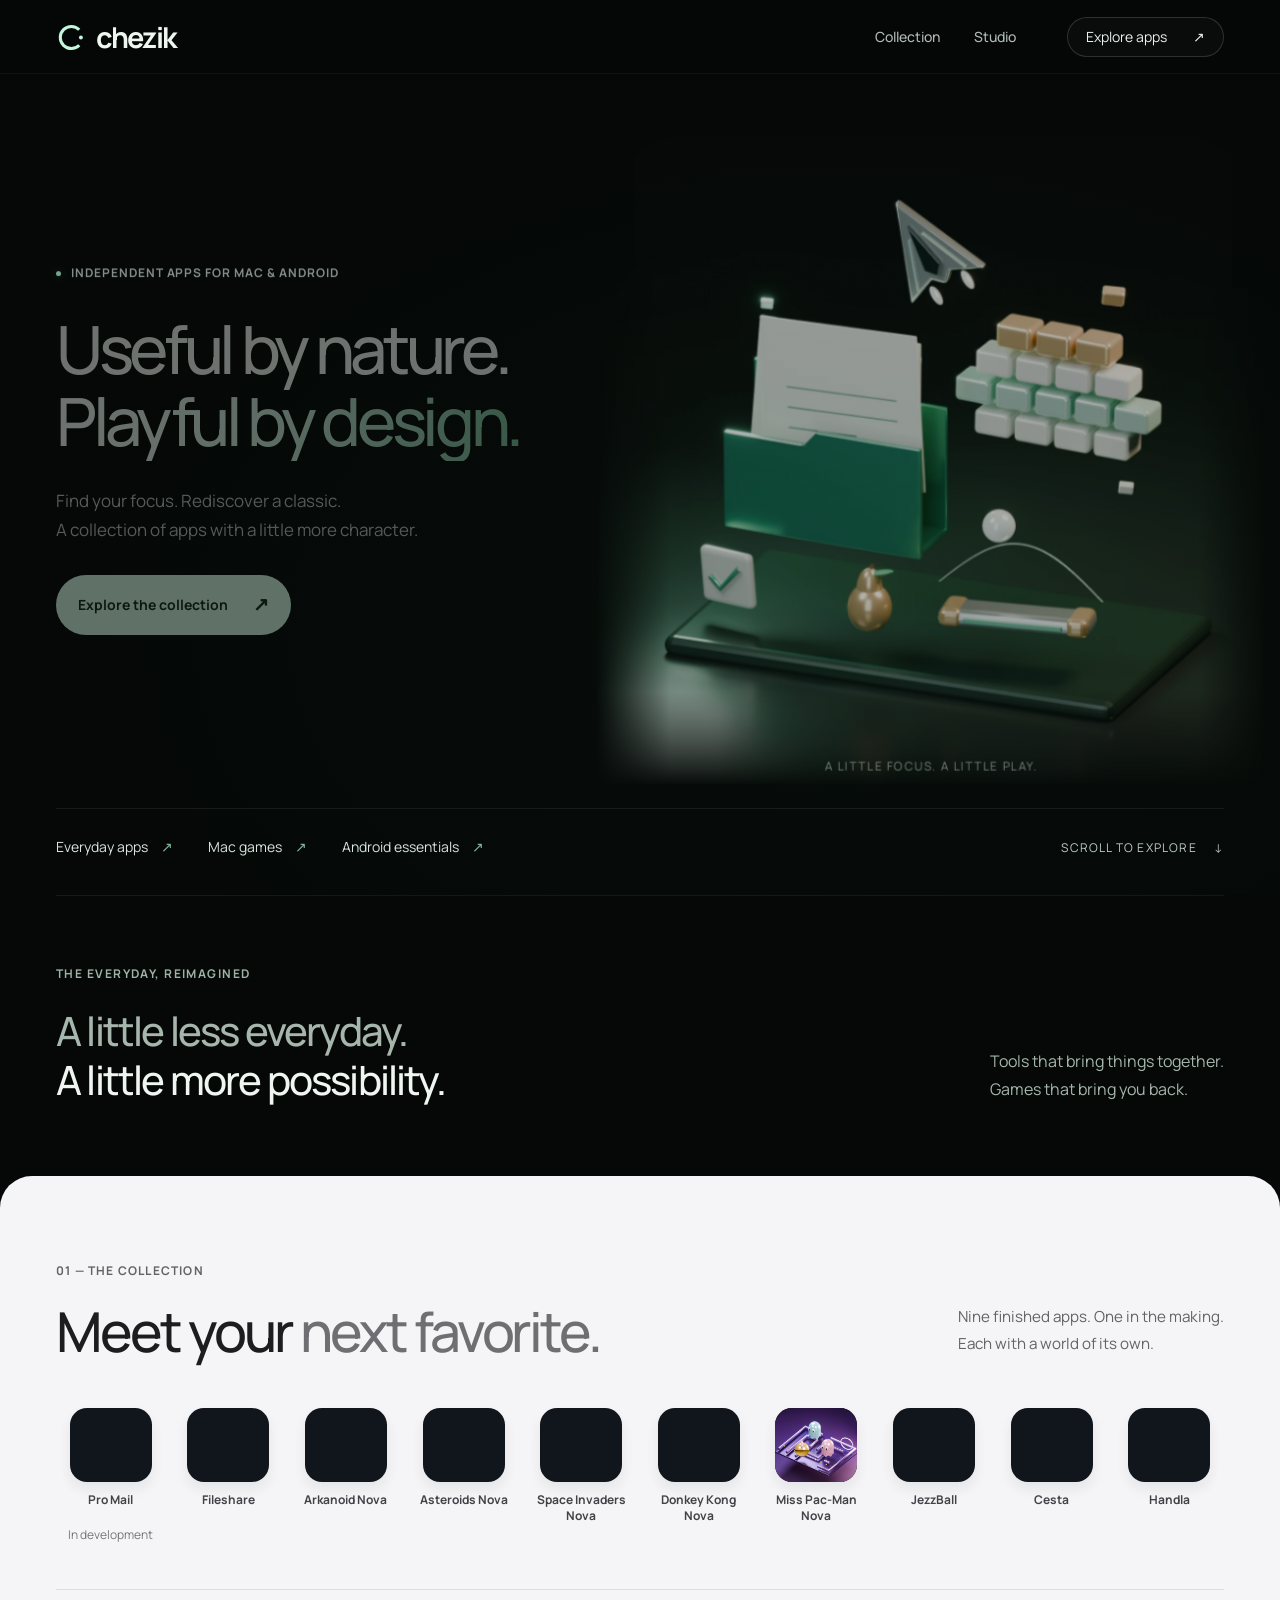
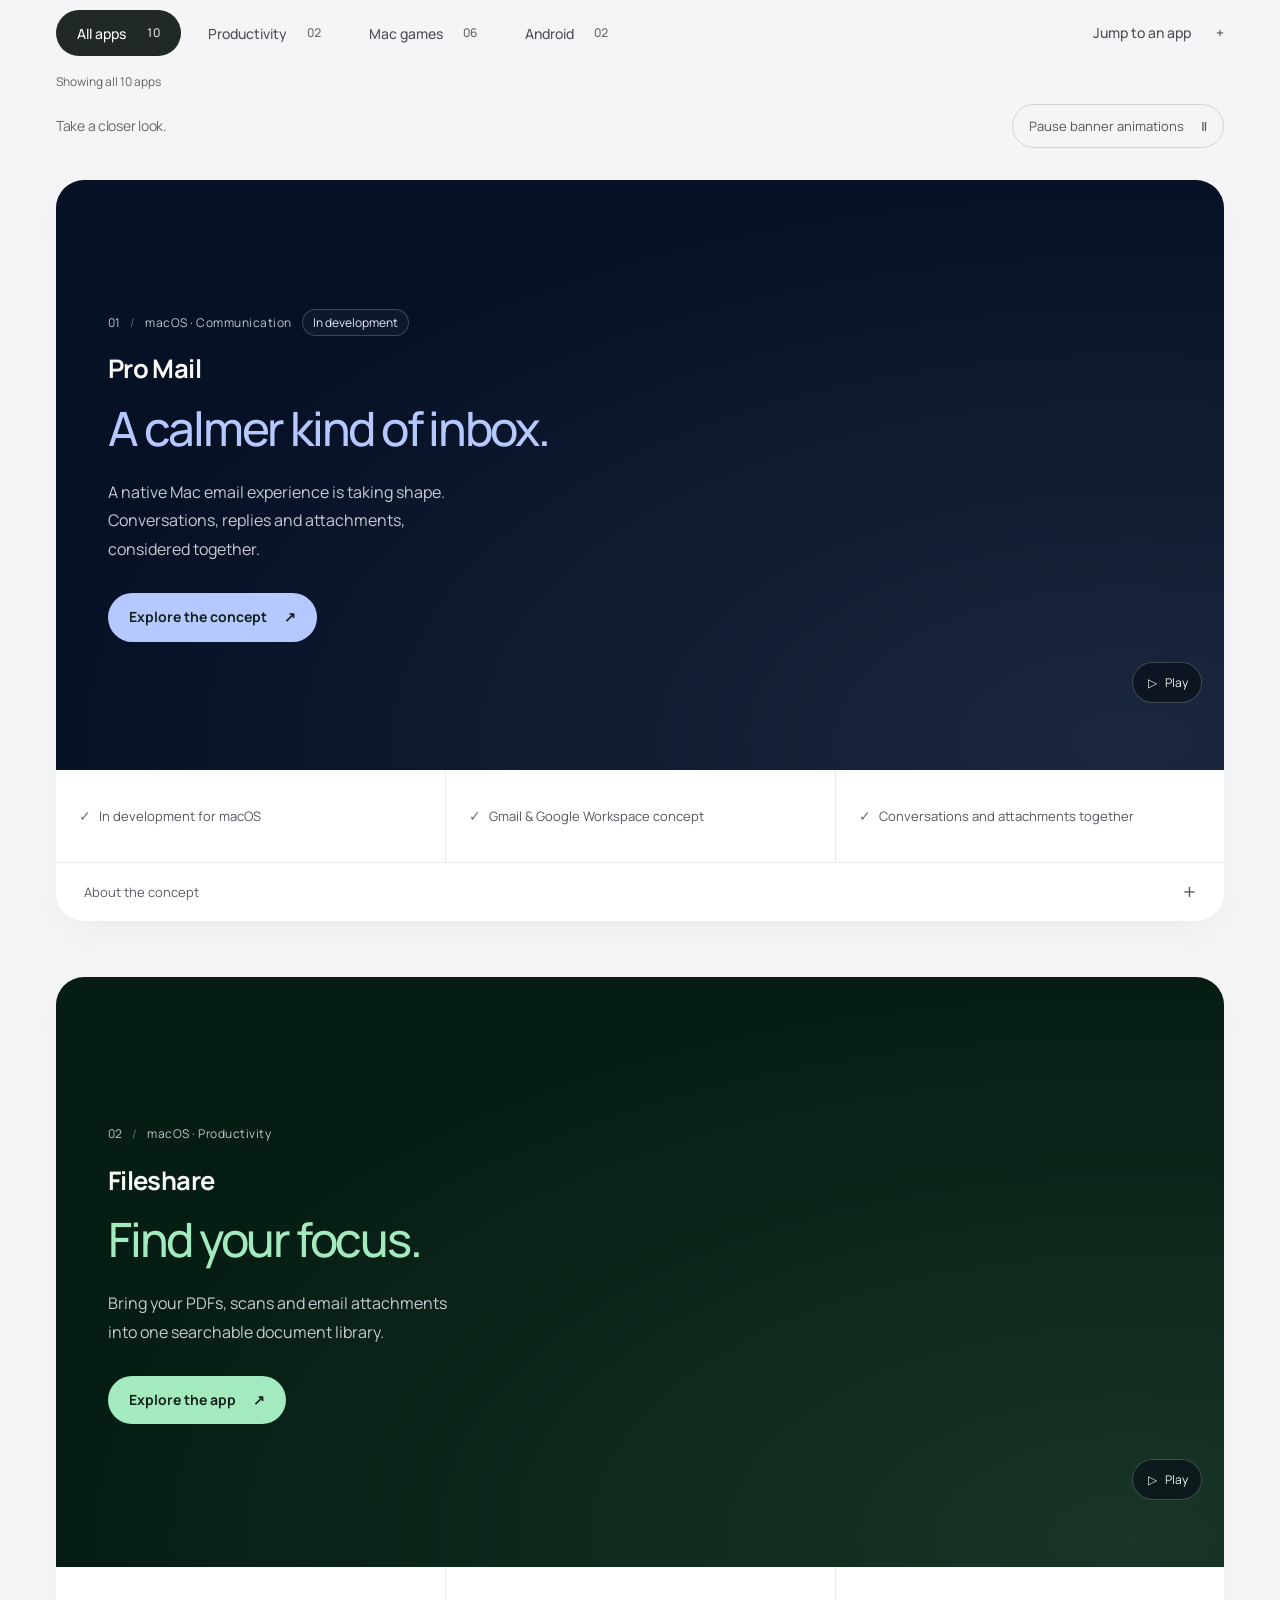
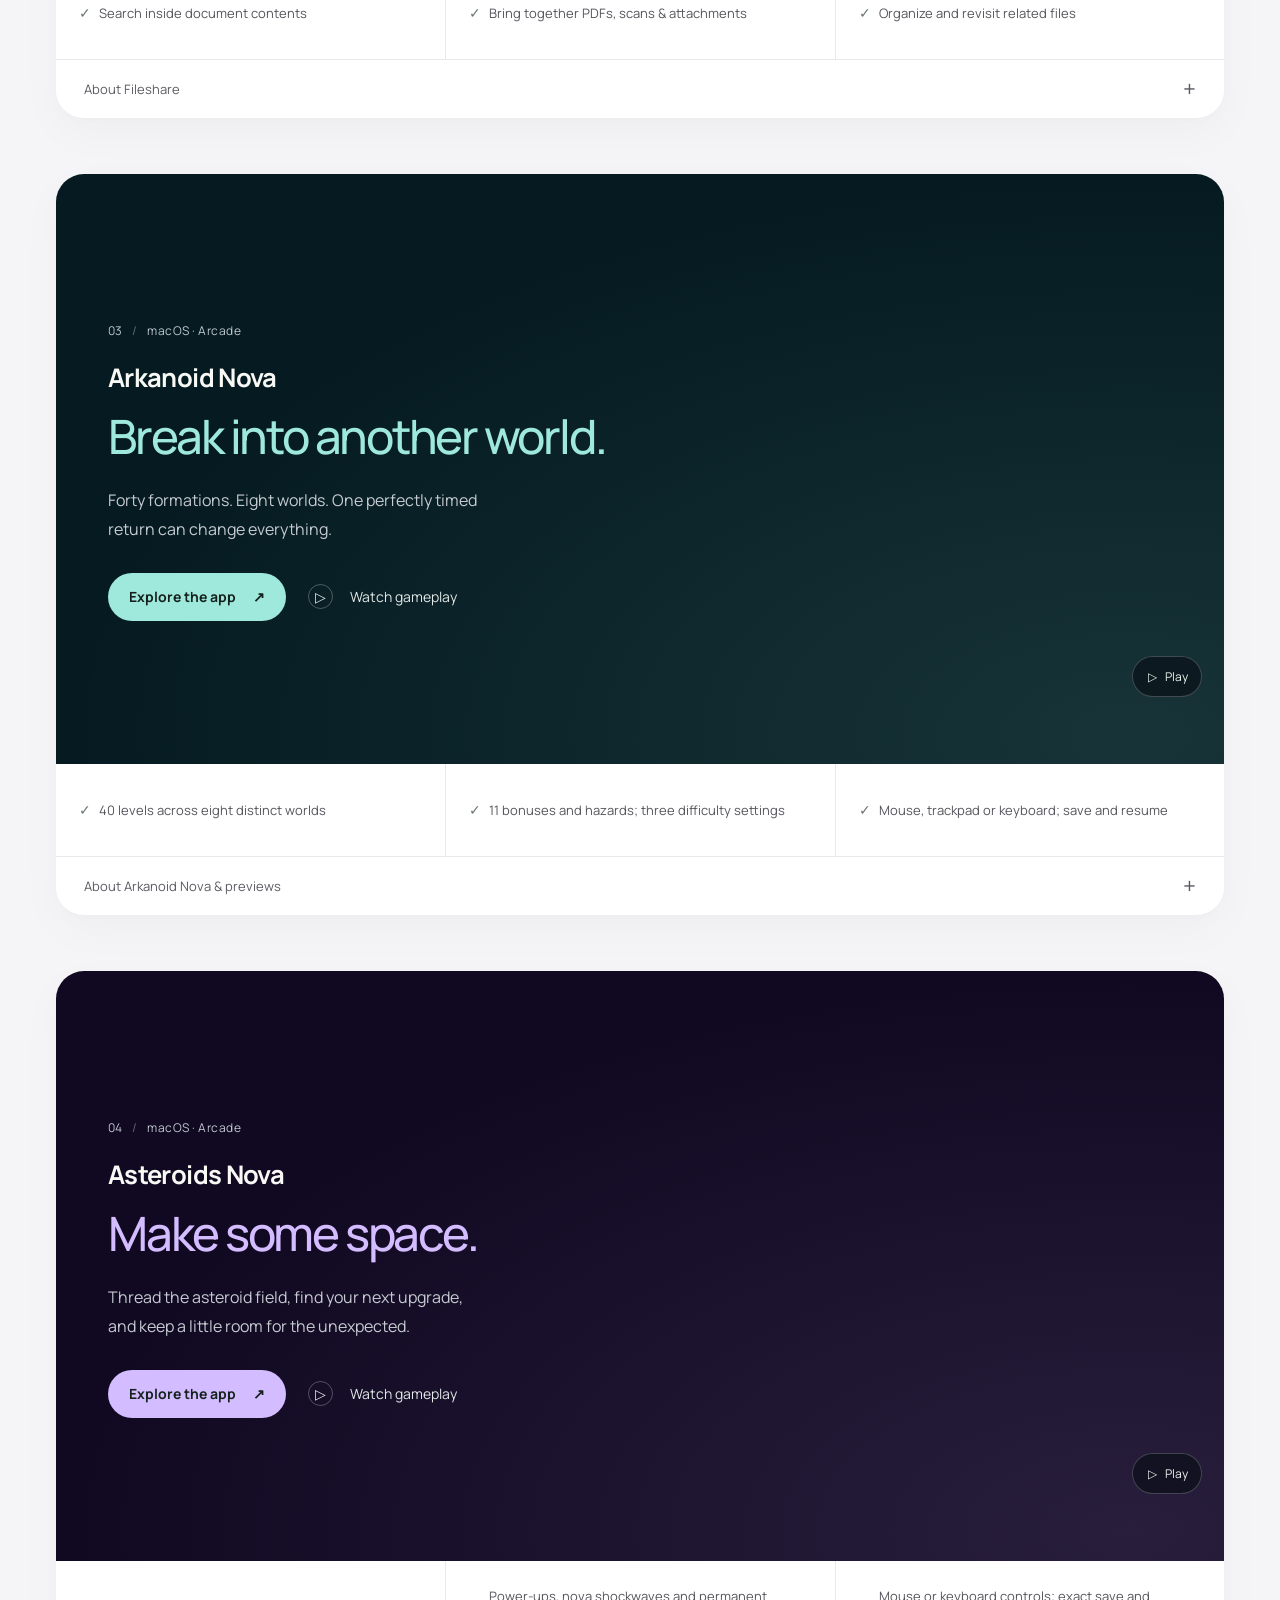
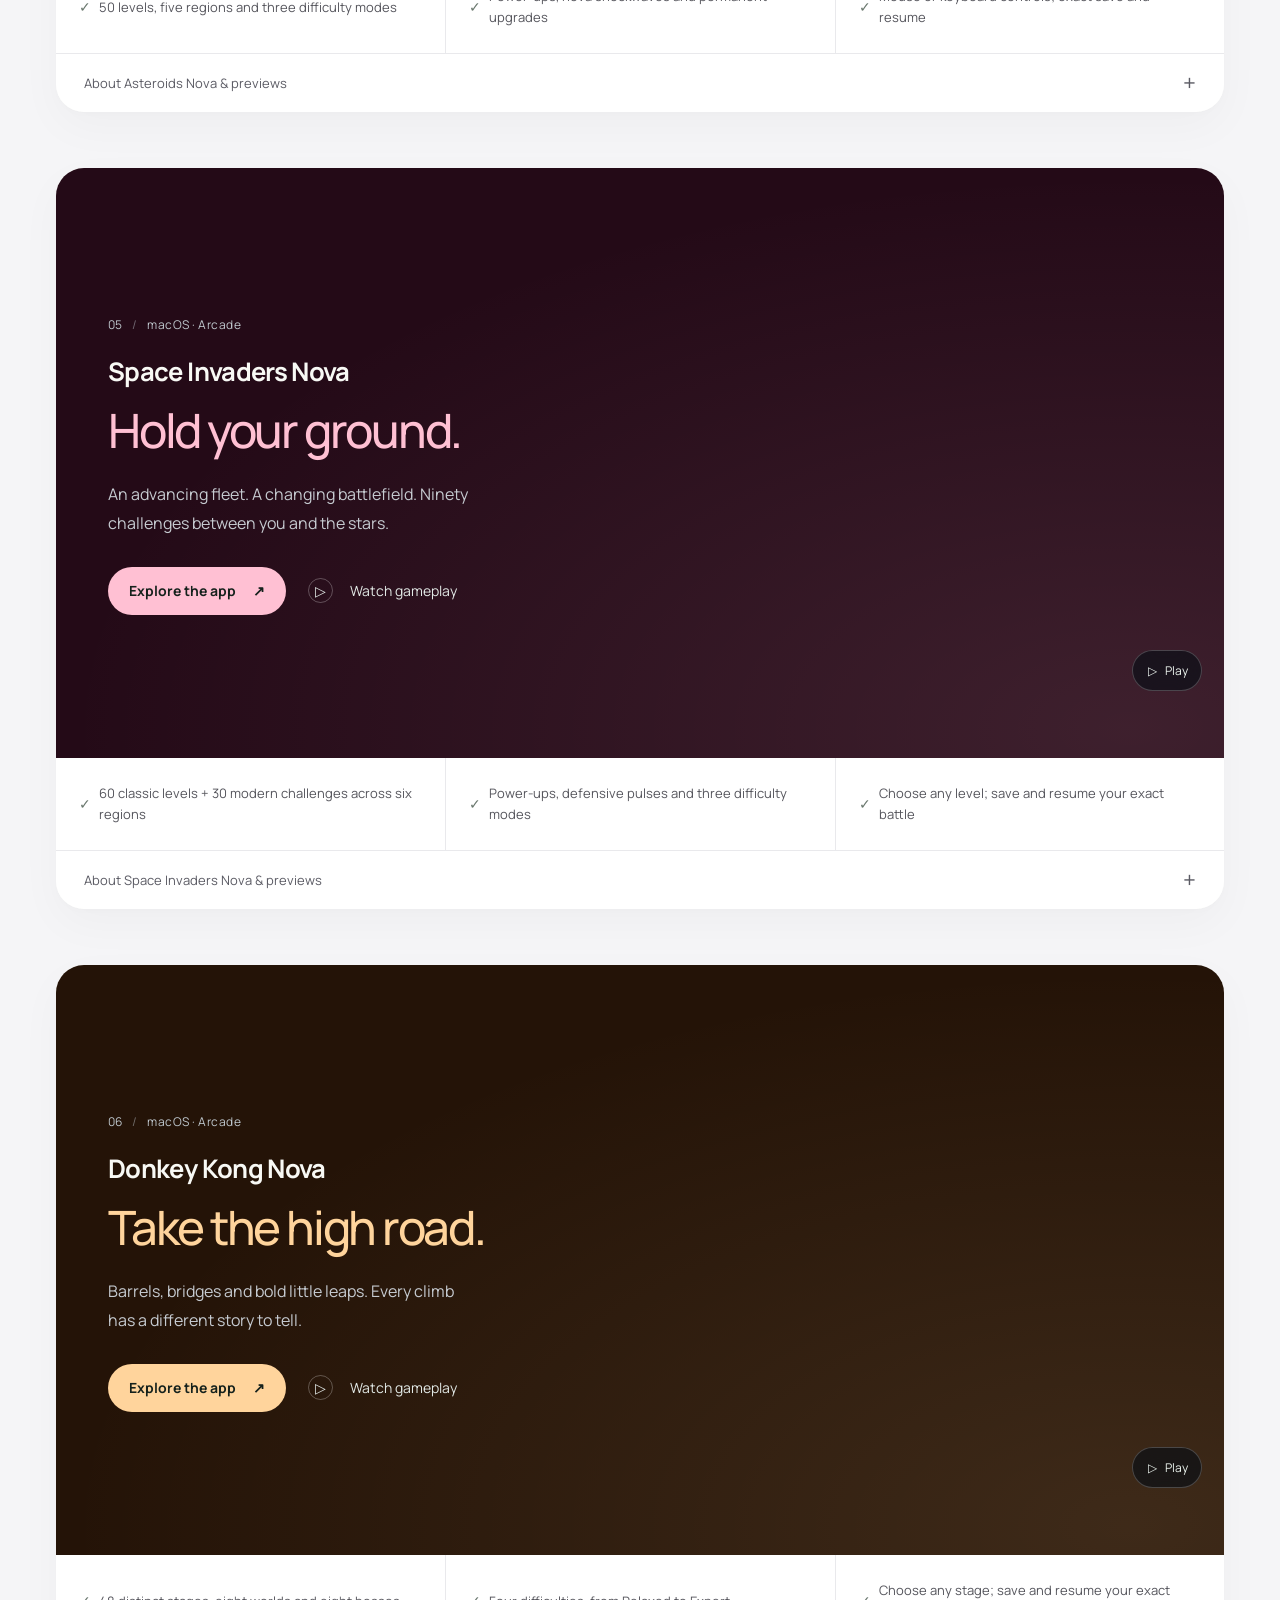
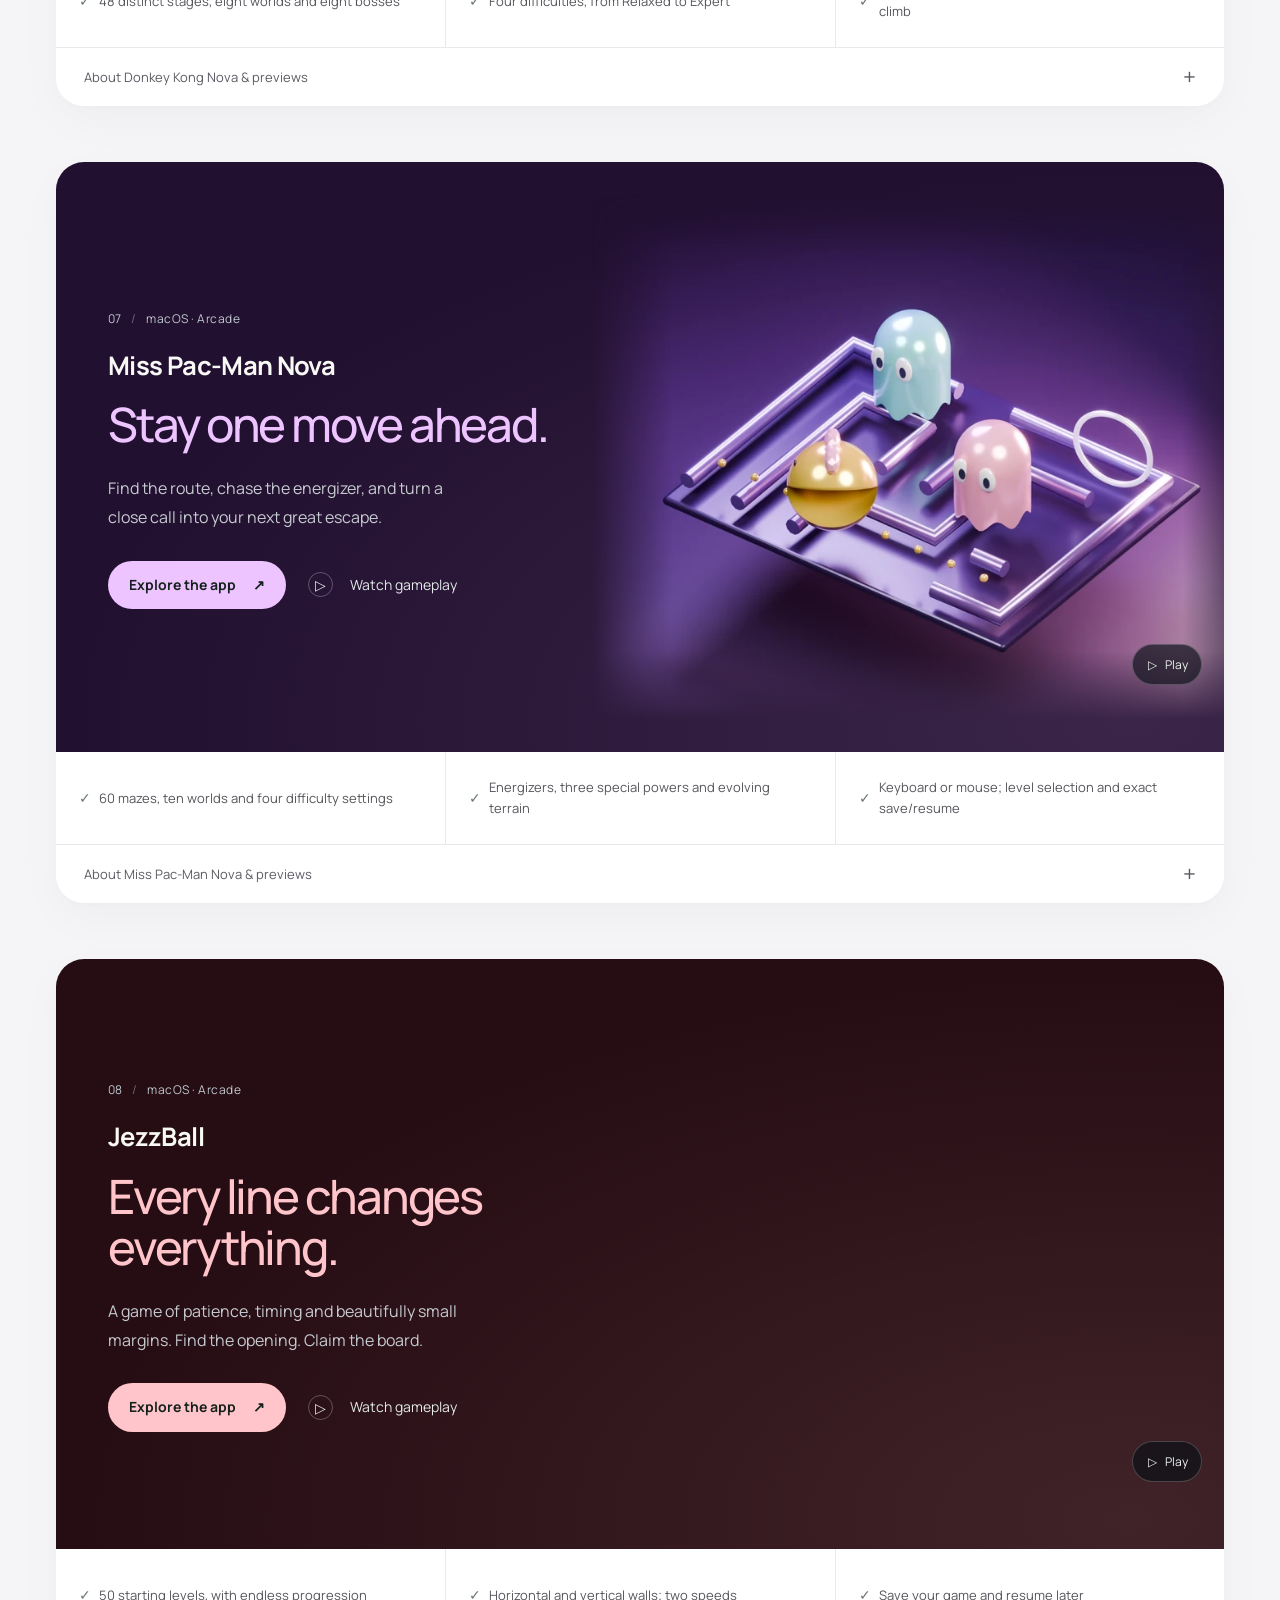
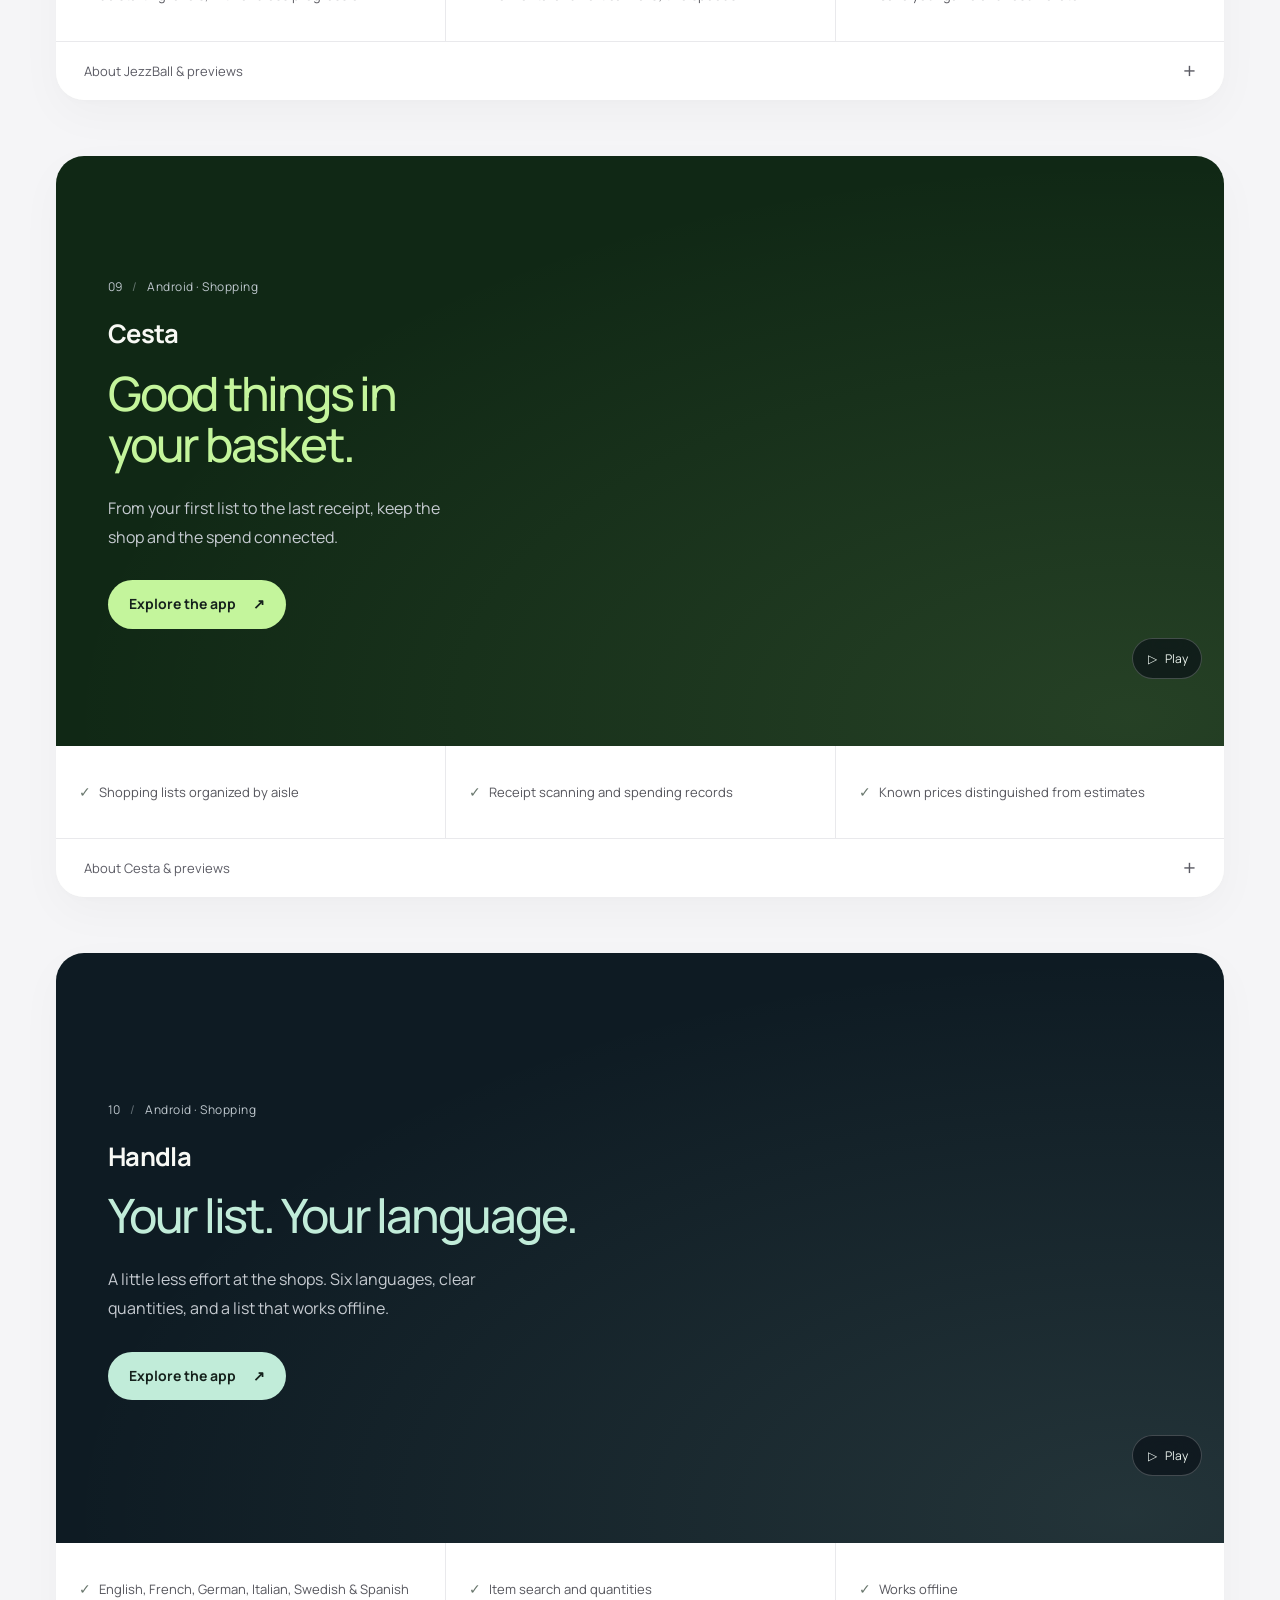
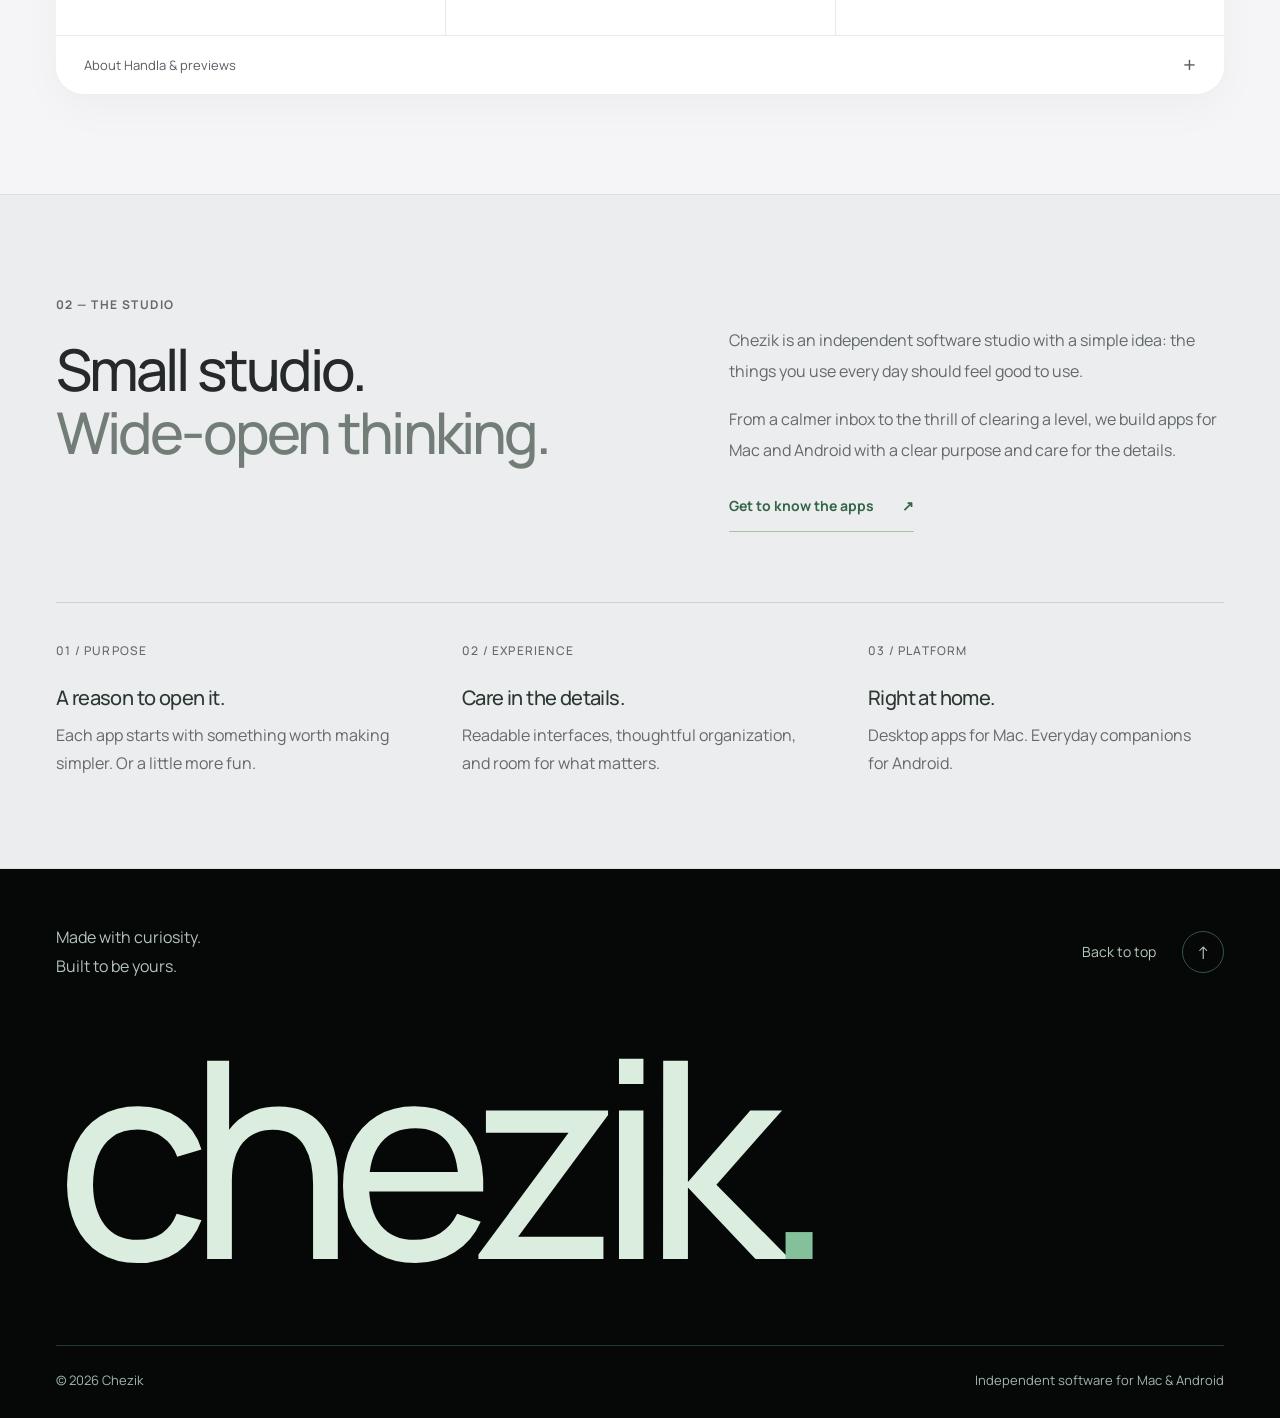
<file: apps/index.html>
<!doctype html><html lang="en"><head><meta charset="utf-8"><meta http-equiv="Content-Security-Policy" content="default-src &#x27;self&#x27;; script-src &#x27;self&#x27;; style-src &#x27;self&#x27;; img-src &#x27;self&#x27; data:; font-src &#x27;self&#x27;; base-uri &#x27;none&#x27;; object-src &#x27;none&#x27;; form-action &#x27;none&#x27;"><meta name="referrer" content="strict-origin-when-cross-origin"><meta name="viewport" content="width=device-width,initial-scale=1"><meta name="robots" content="noindex"><meta http-equiv="refresh" content="0;url=/#apps"><link rel="canonical" href="https://chezik.com/#apps"><title>Continue to Chezik</title></head><body><a href="/#apps">Continue to Chezik</a></body></html>
</file>
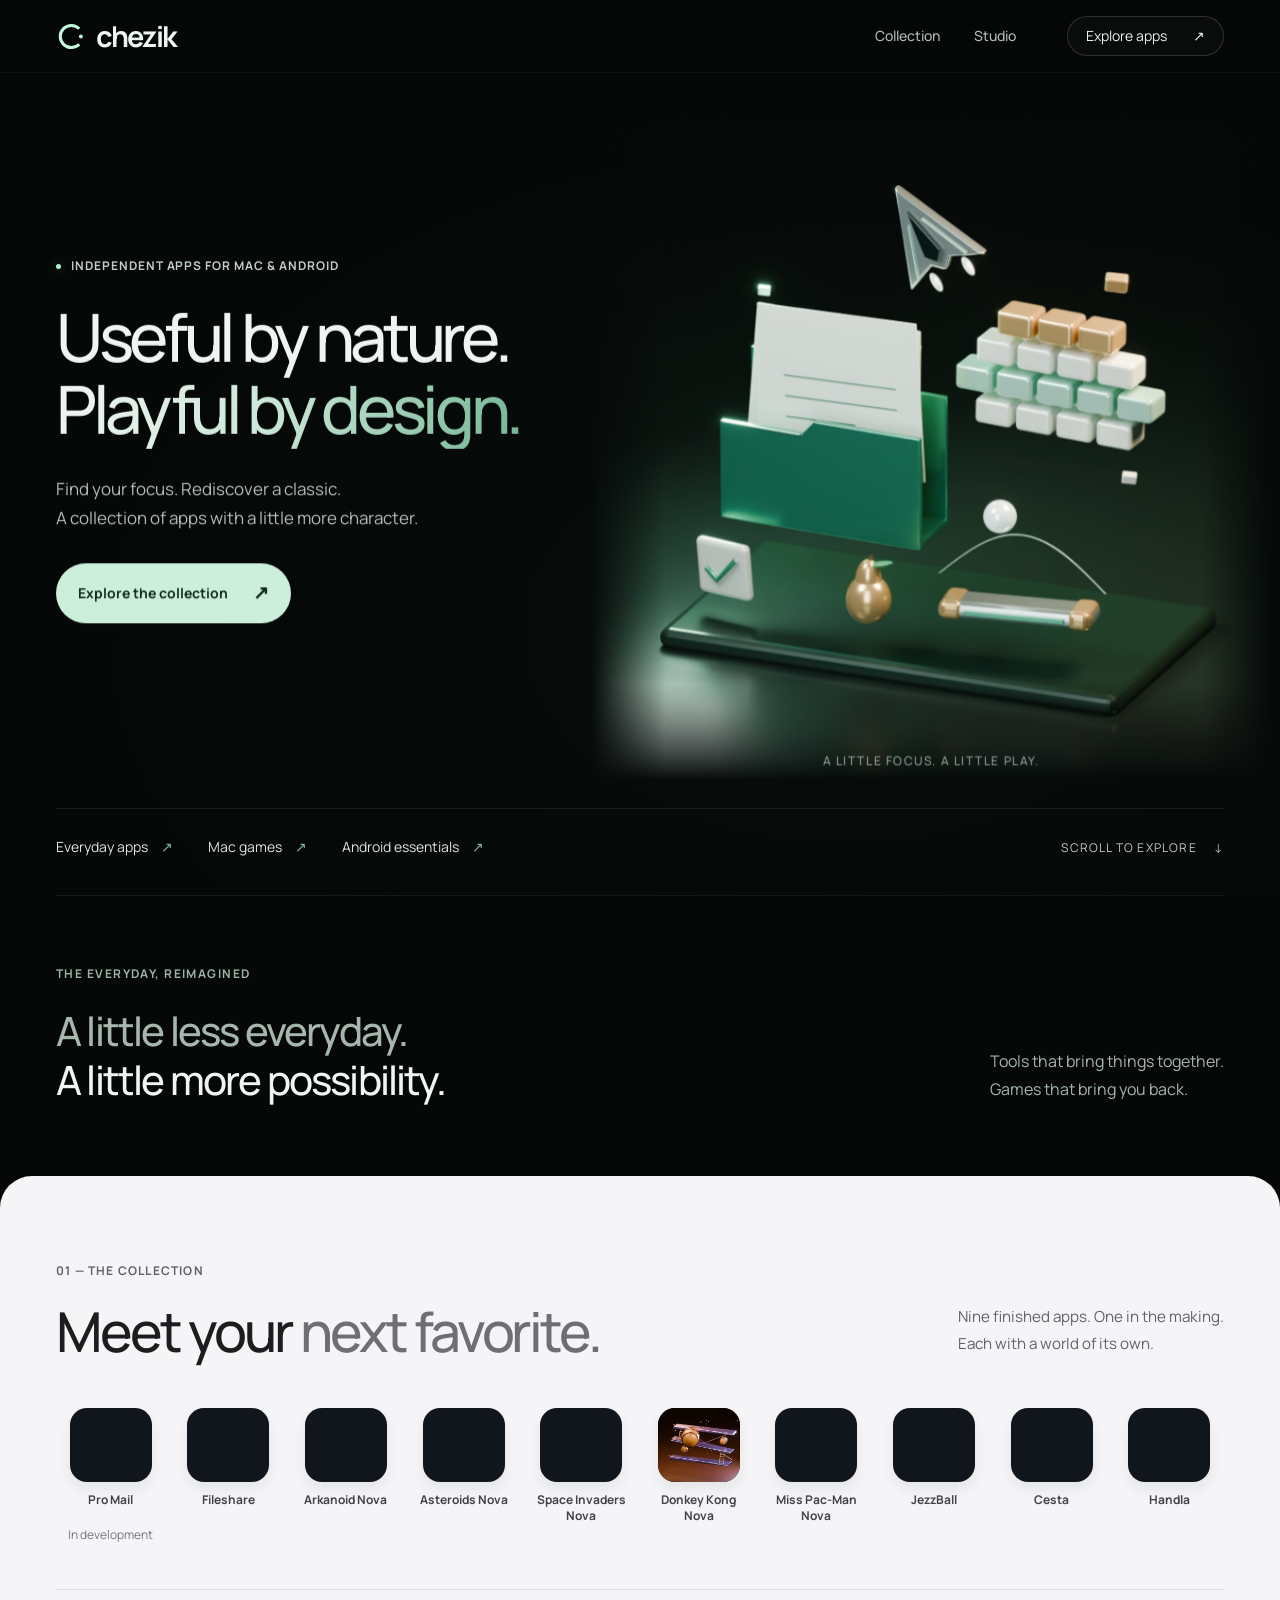
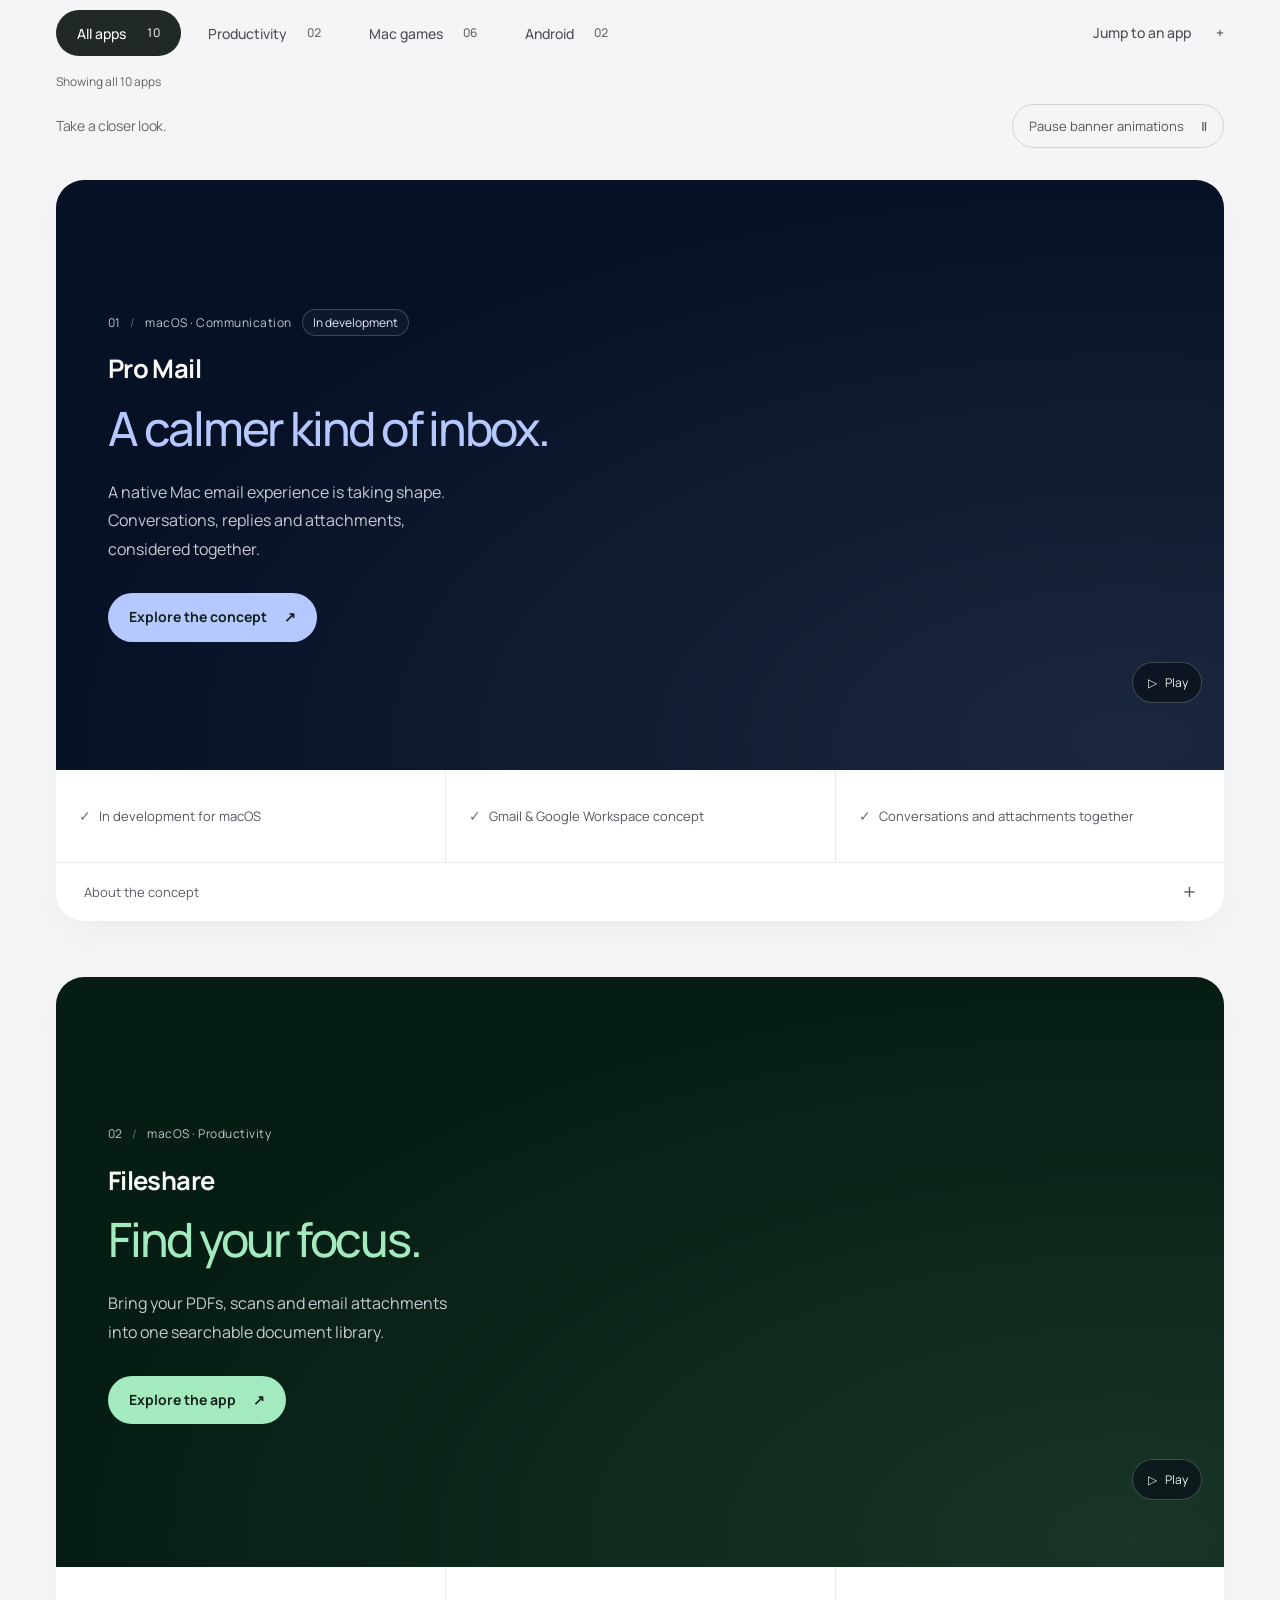
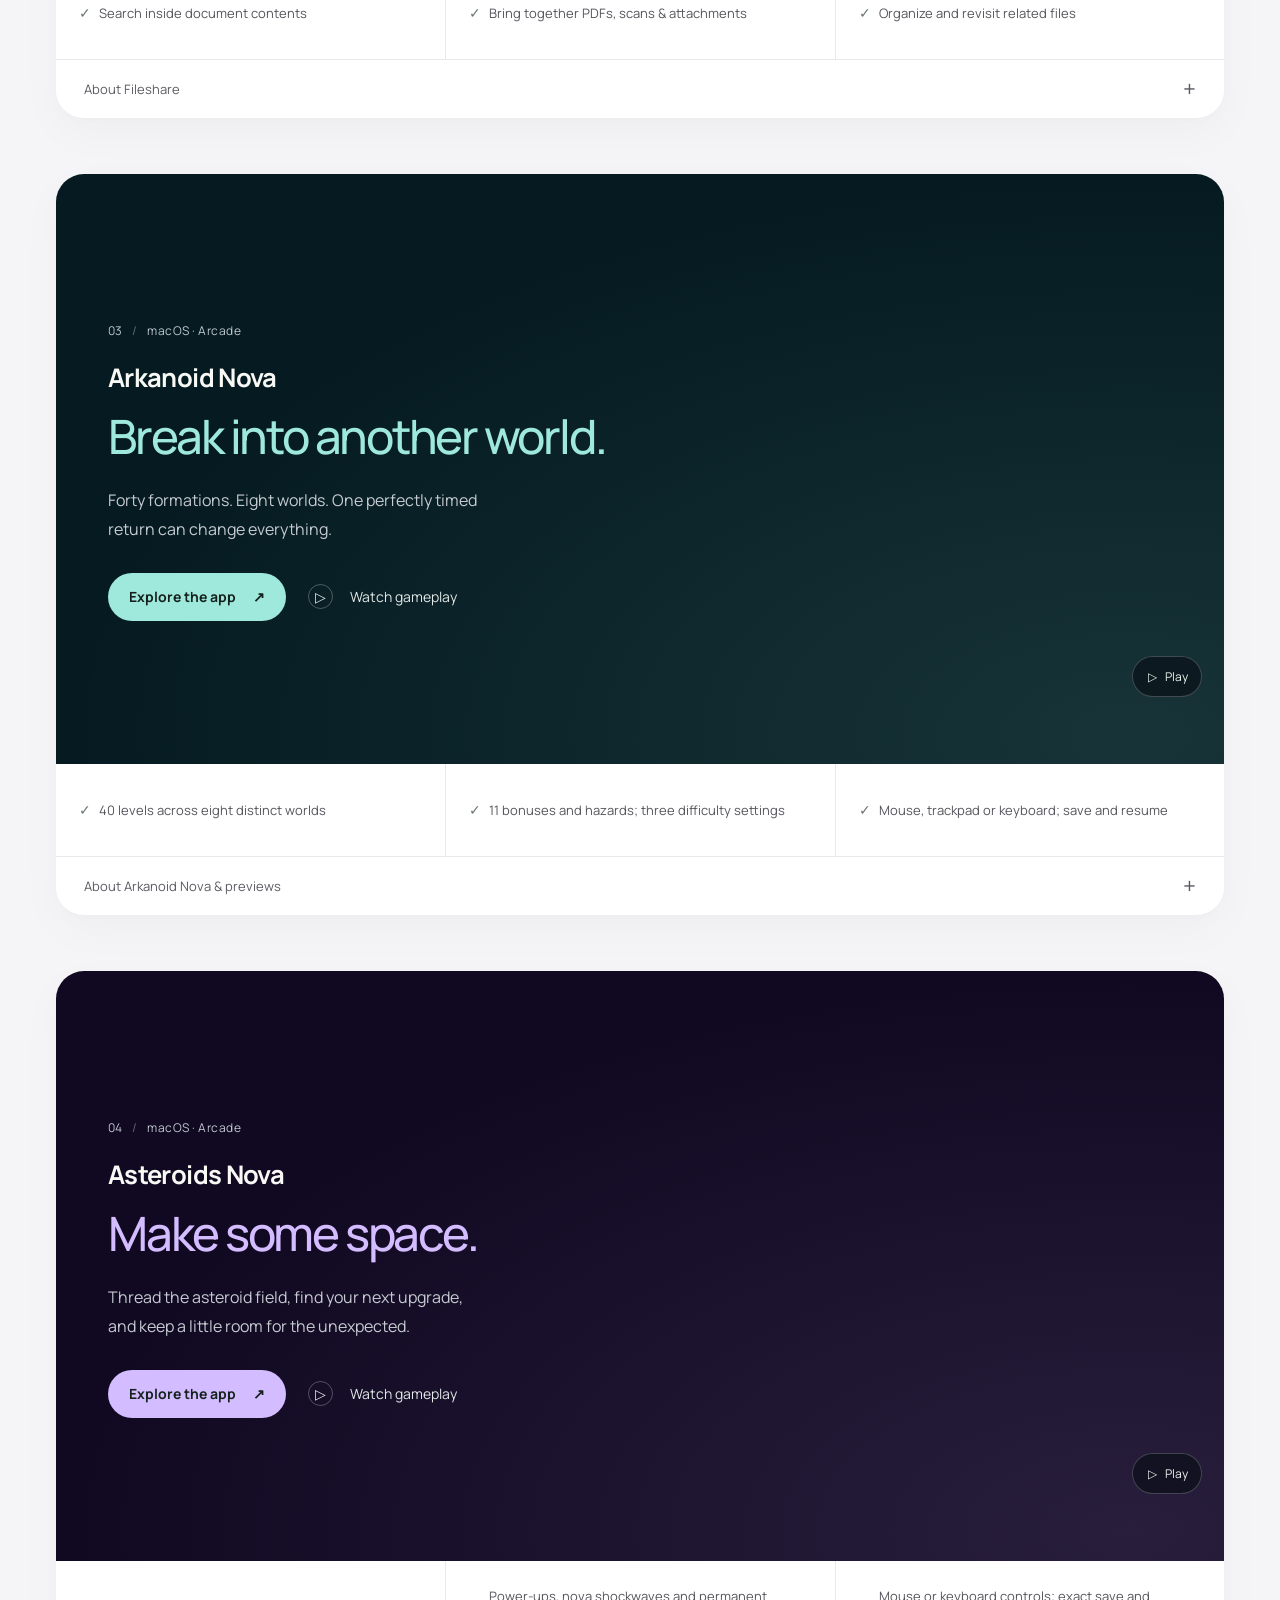
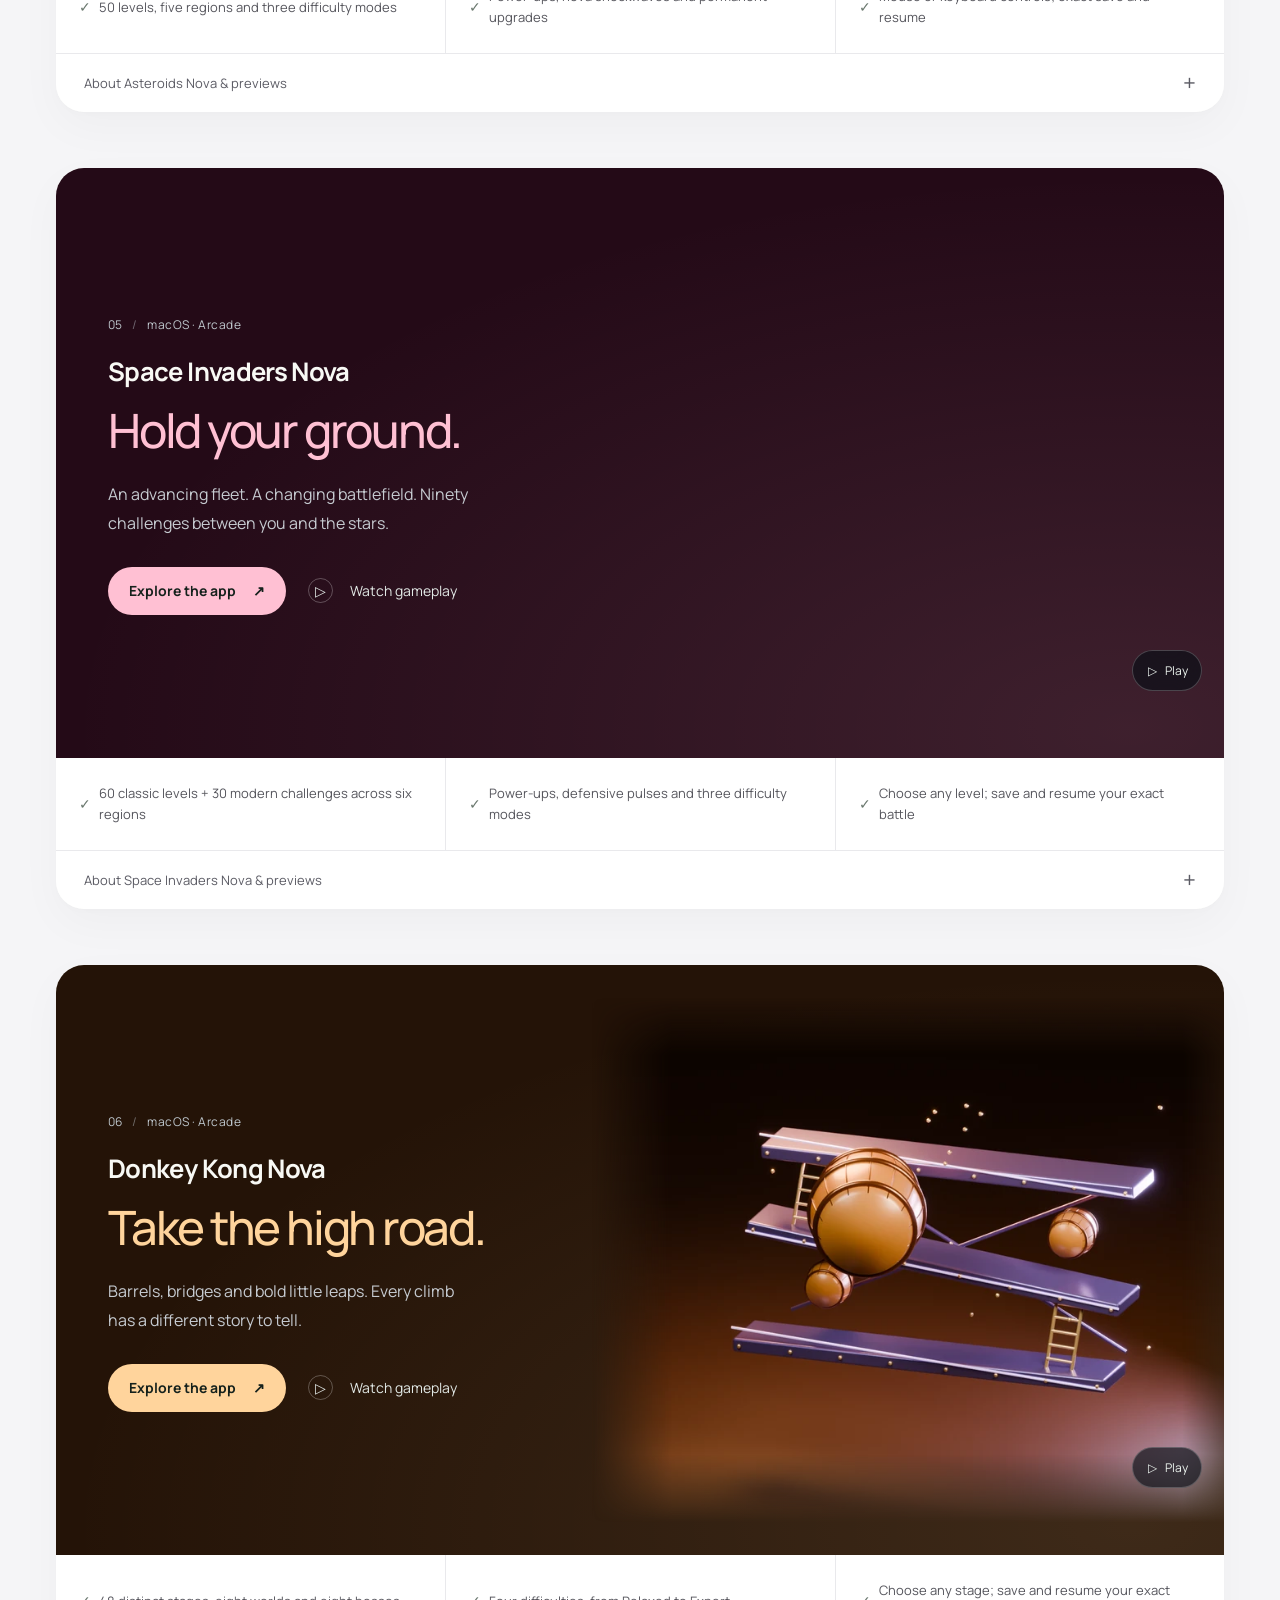
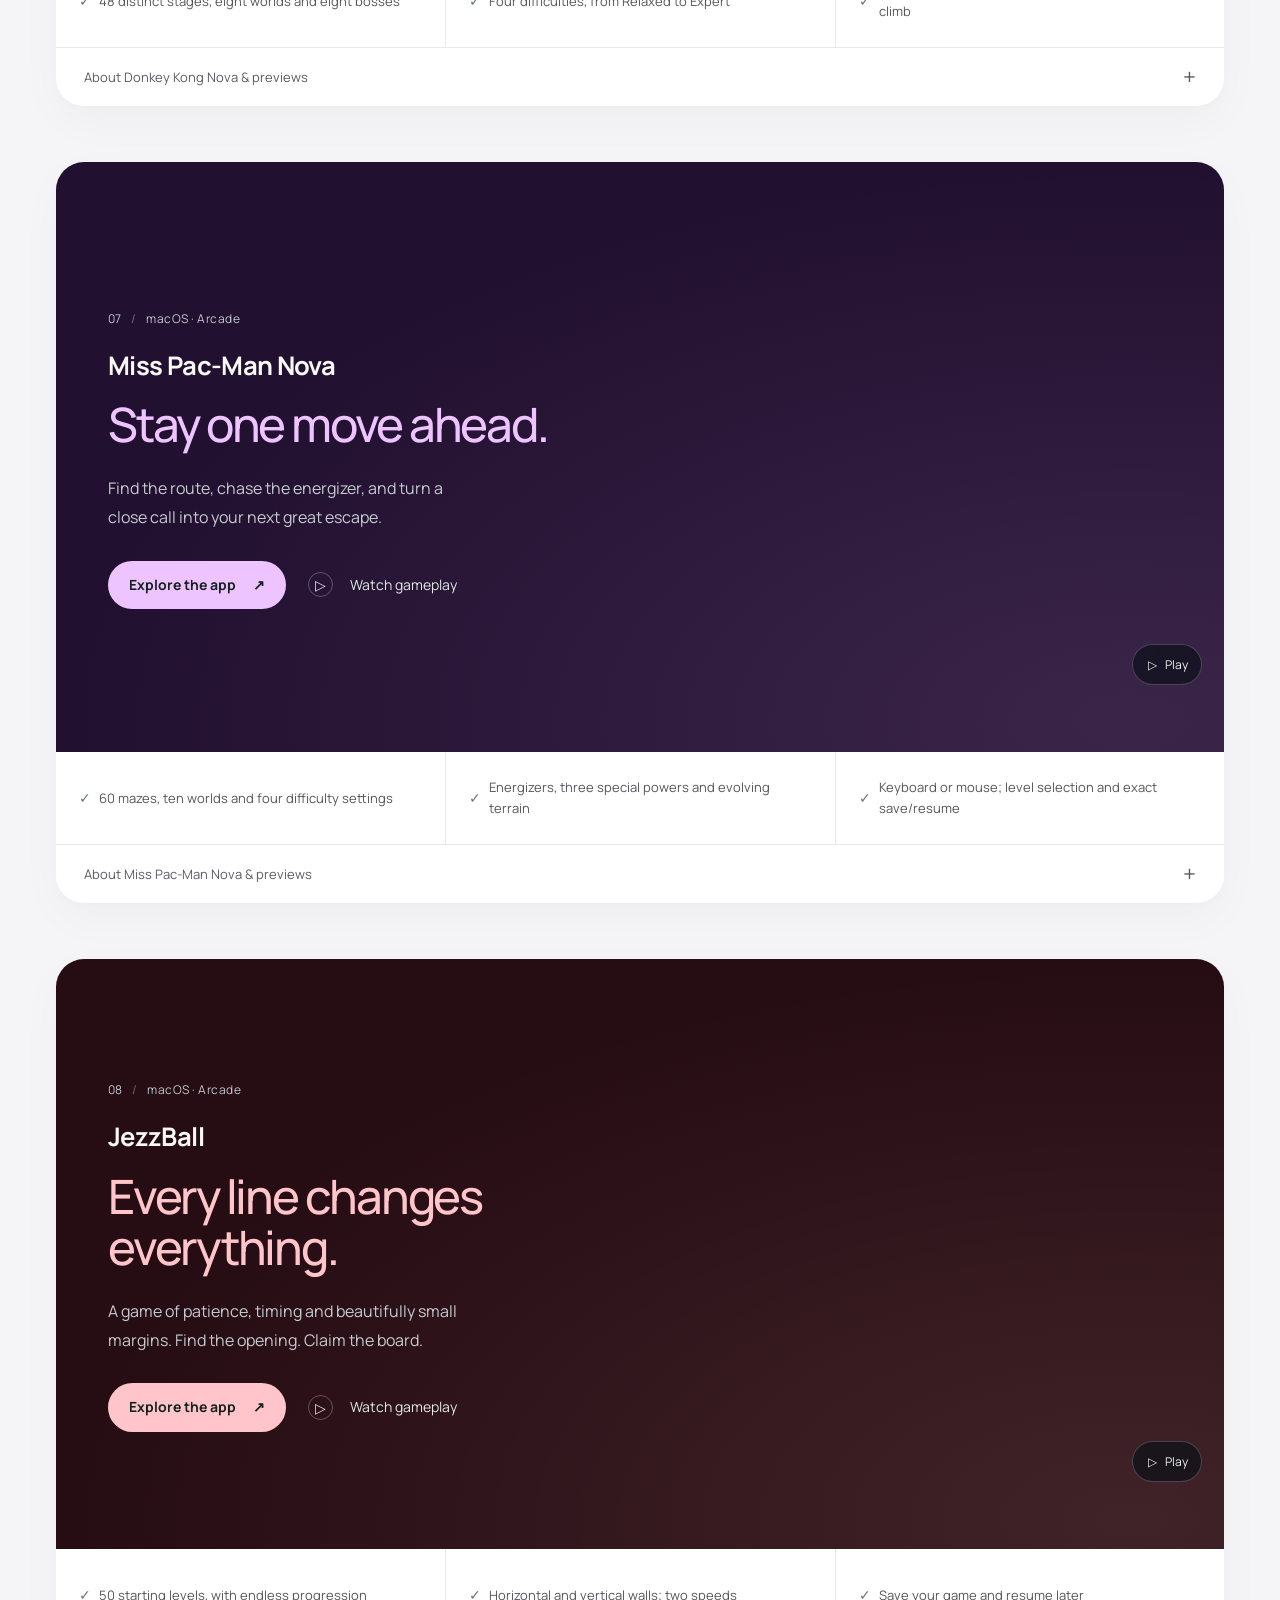
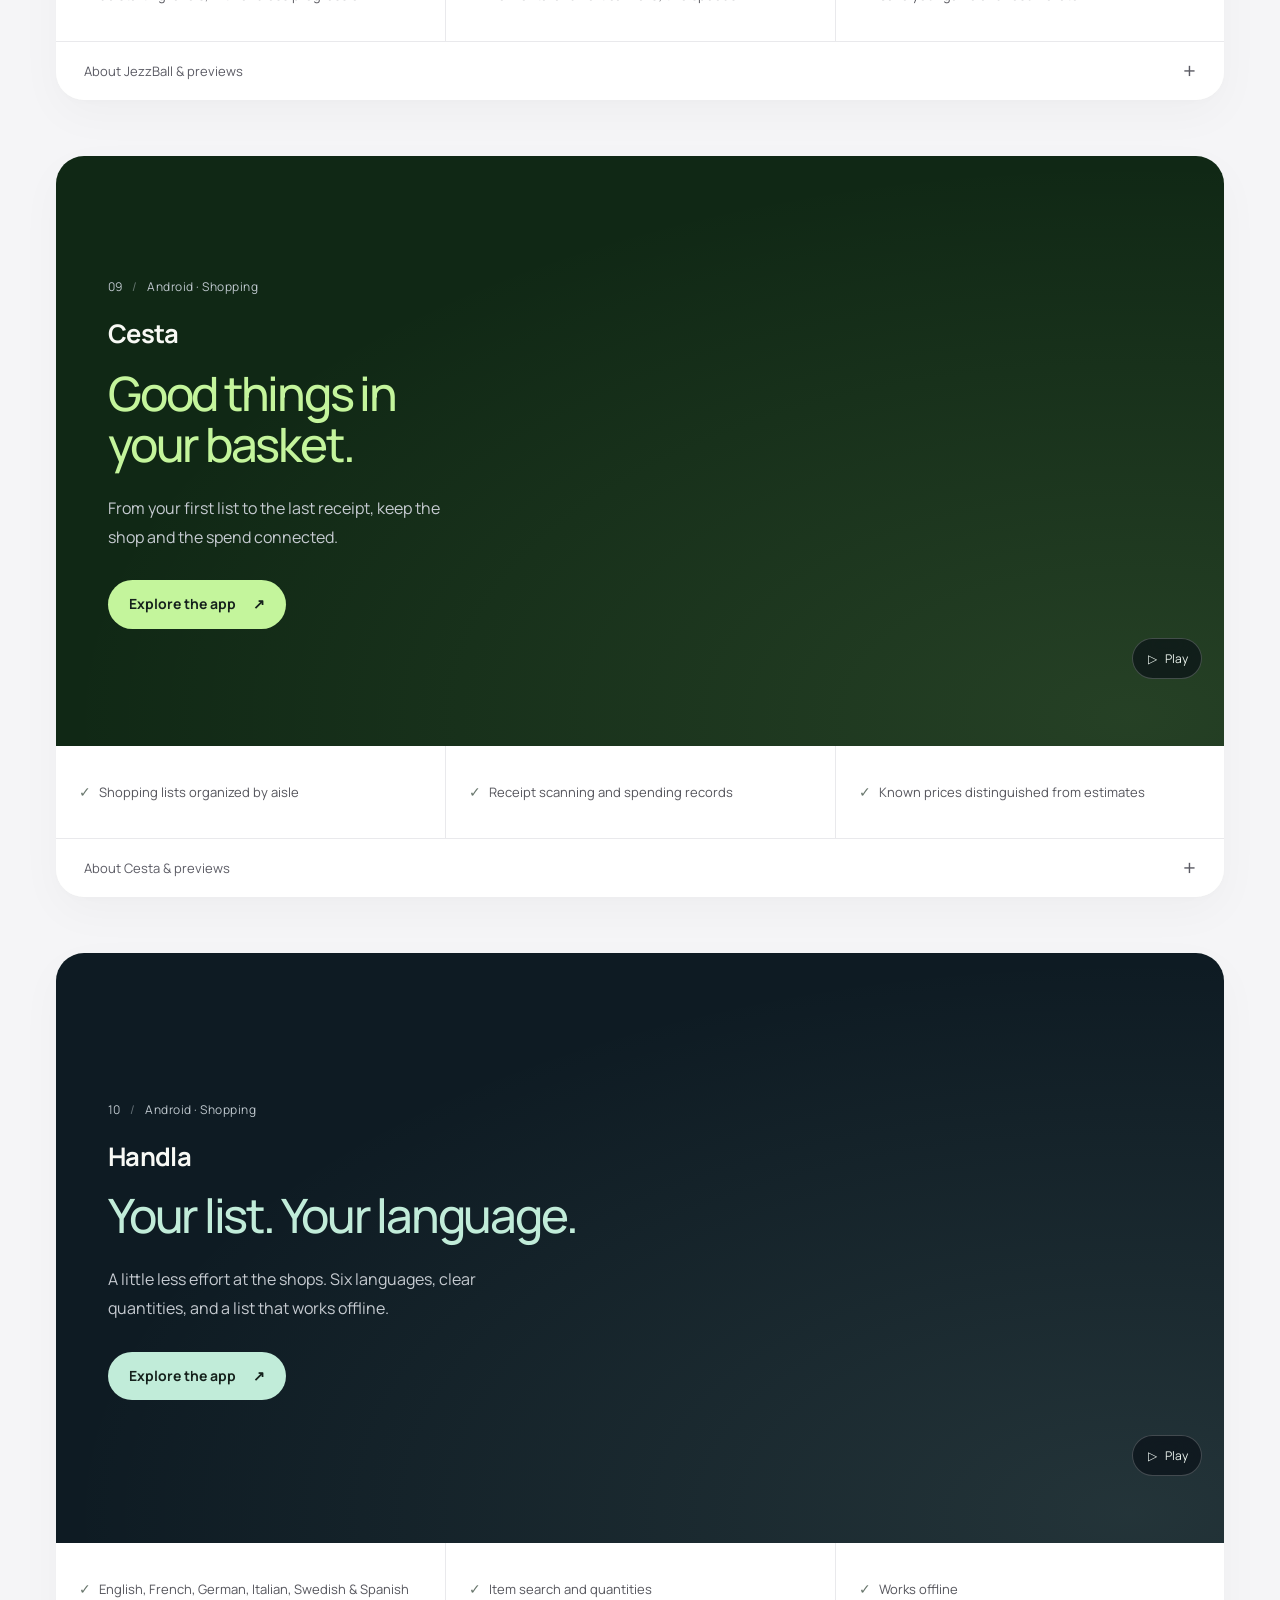
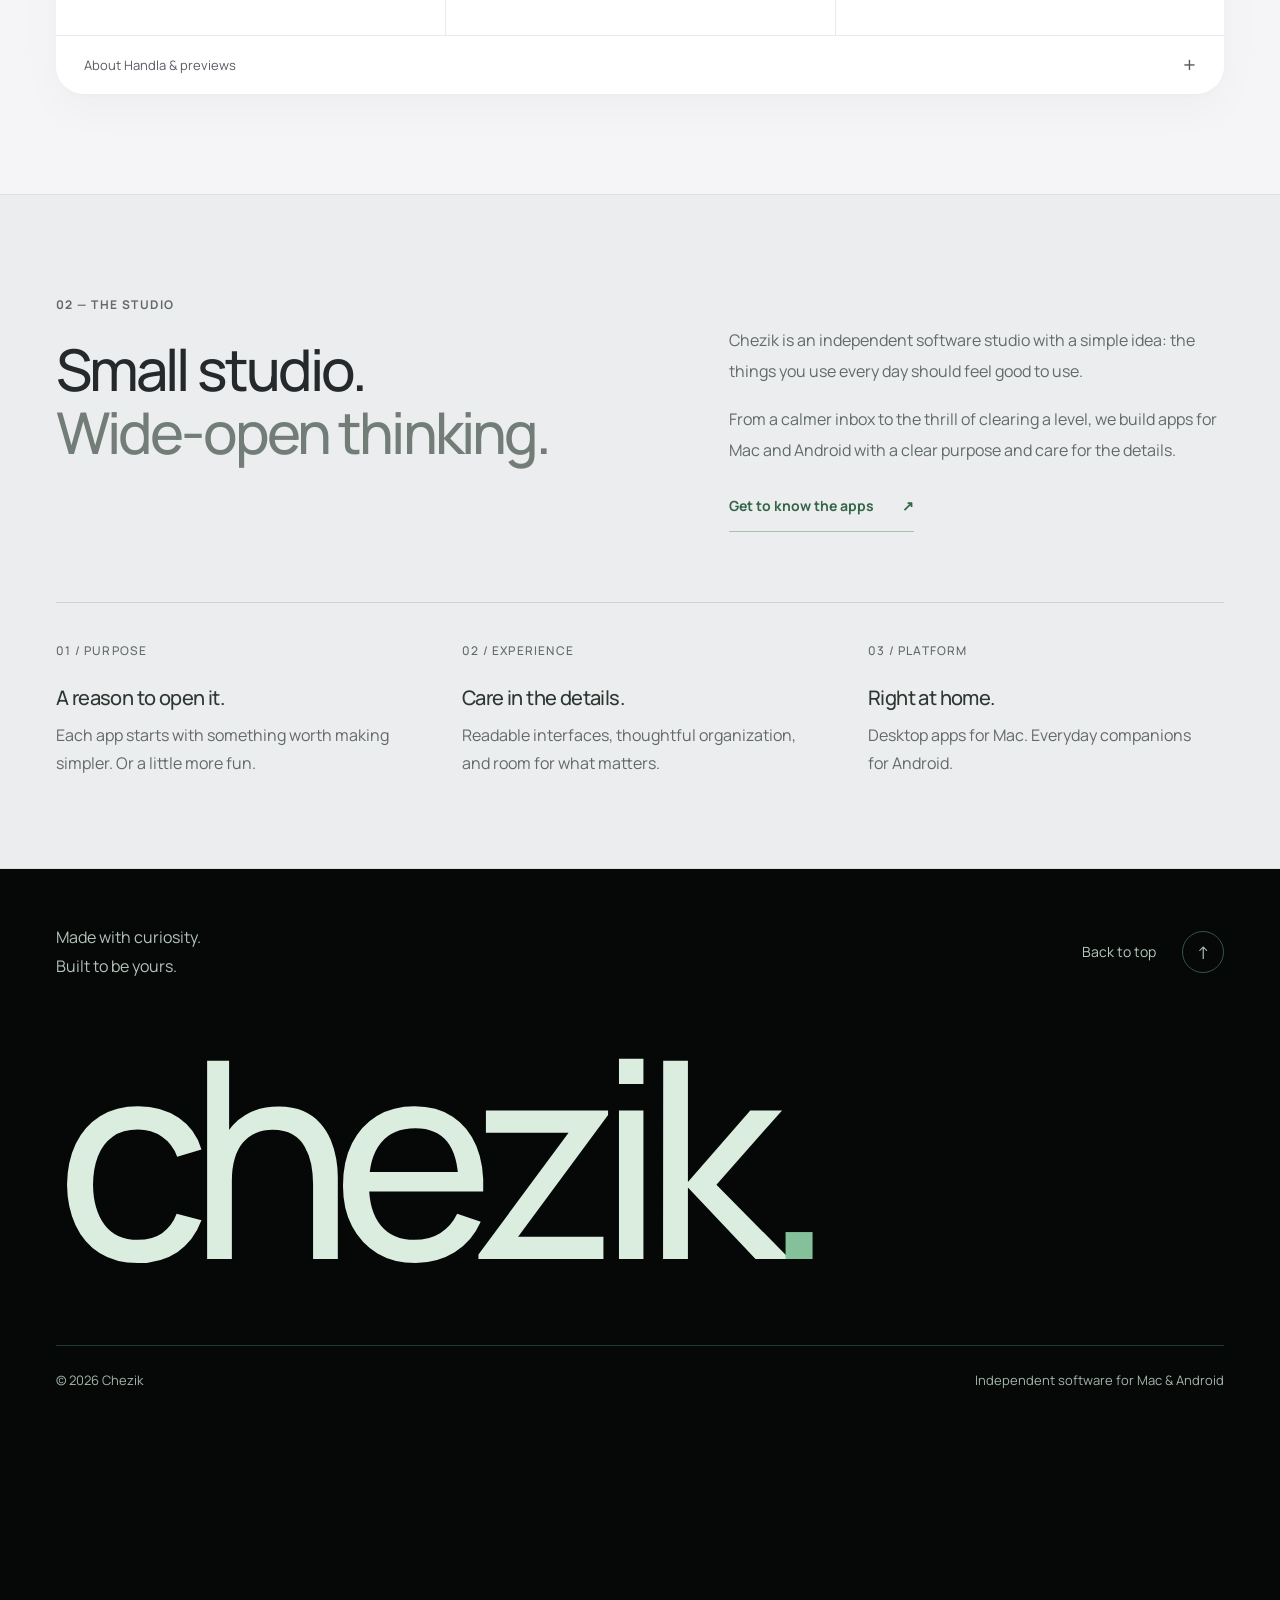
<file: studio/index.html>
<!doctype html><html lang="en"><head><meta charset="utf-8"><meta http-equiv="Content-Security-Policy" content="default-src &#x27;self&#x27;; script-src &#x27;self&#x27;; style-src &#x27;self&#x27;; img-src &#x27;self&#x27; data:; font-src &#x27;self&#x27;; base-uri &#x27;none&#x27;; object-src &#x27;none&#x27;; form-action &#x27;none&#x27;"><meta name="referrer" content="strict-origin-when-cross-origin"><meta name="viewport" content="width=device-width,initial-scale=1"><meta name="robots" content="noindex"><meta http-equiv="refresh" content="0;url=/#about"><link rel="canonical" href="https://chezik.com/#about"><title>Continue to Chezik</title></head><body><a href="/#about">Continue to Chezik</a></body></html>
</file>
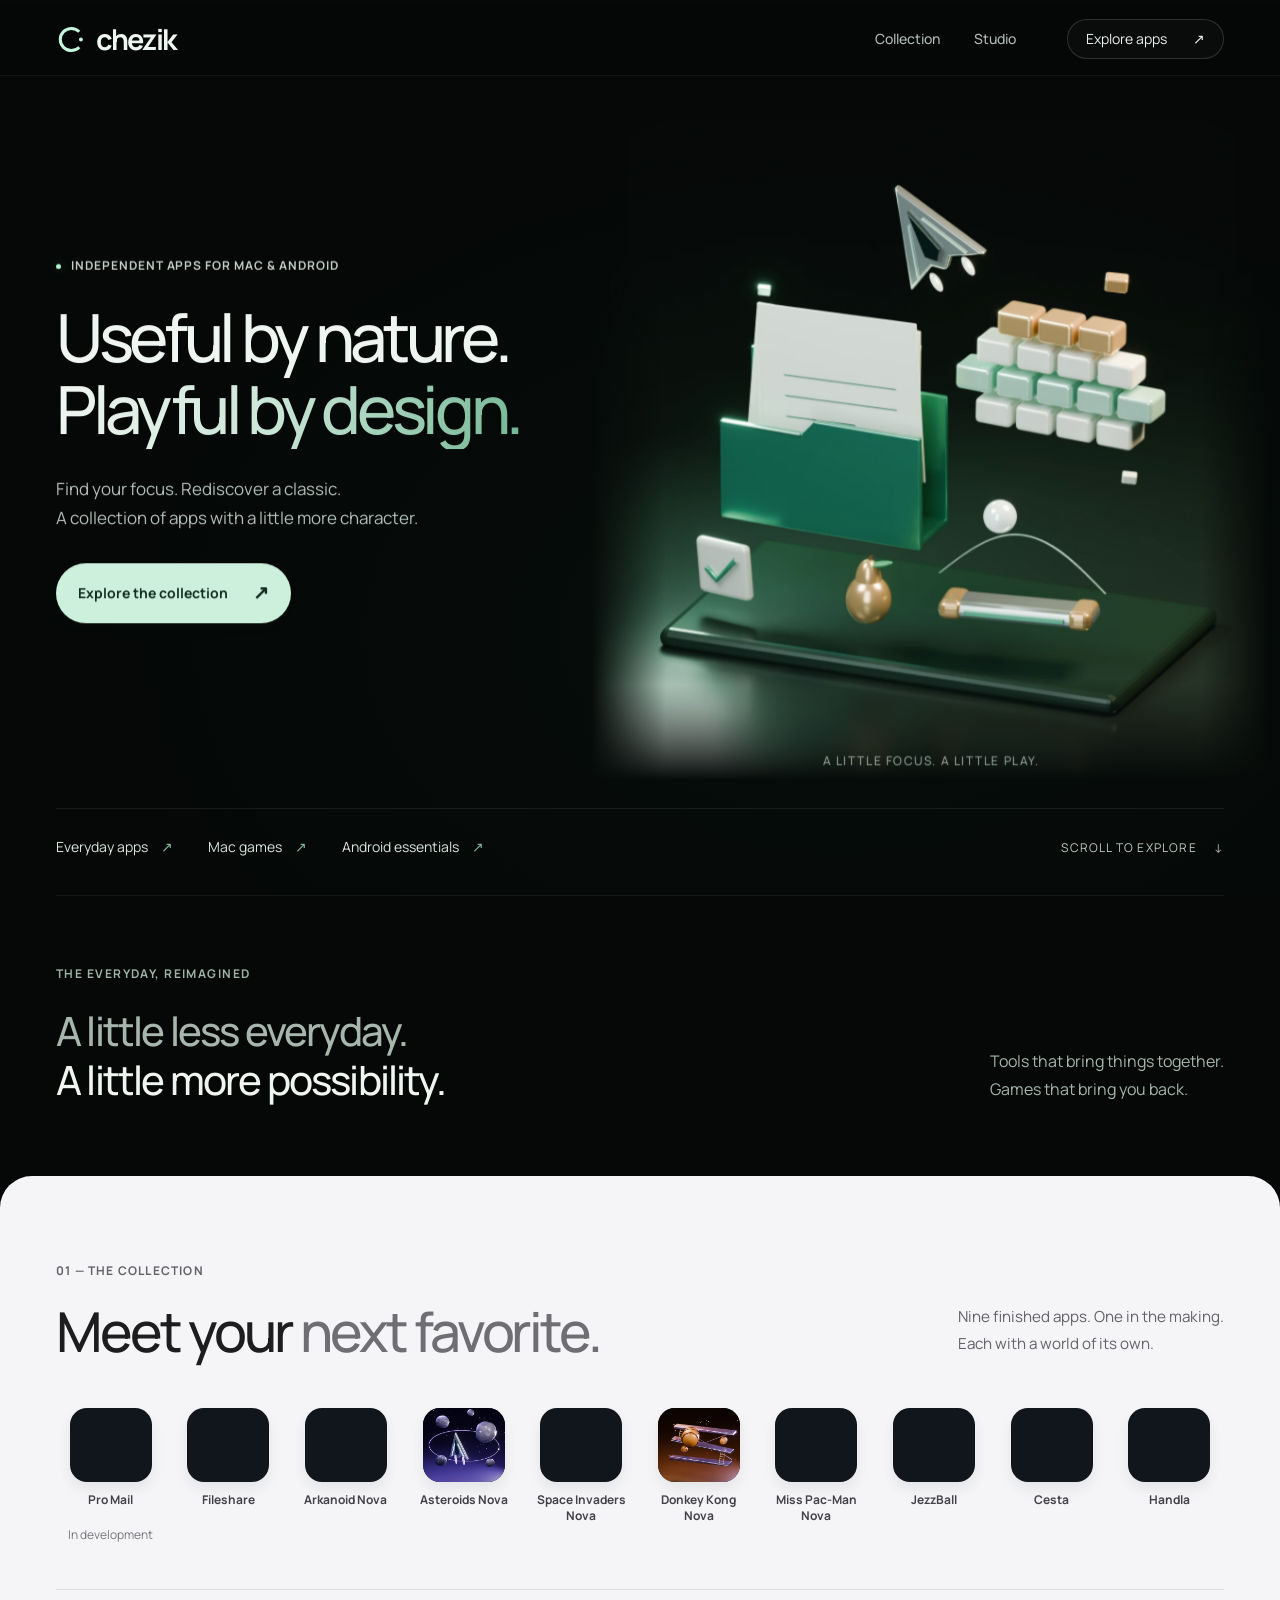
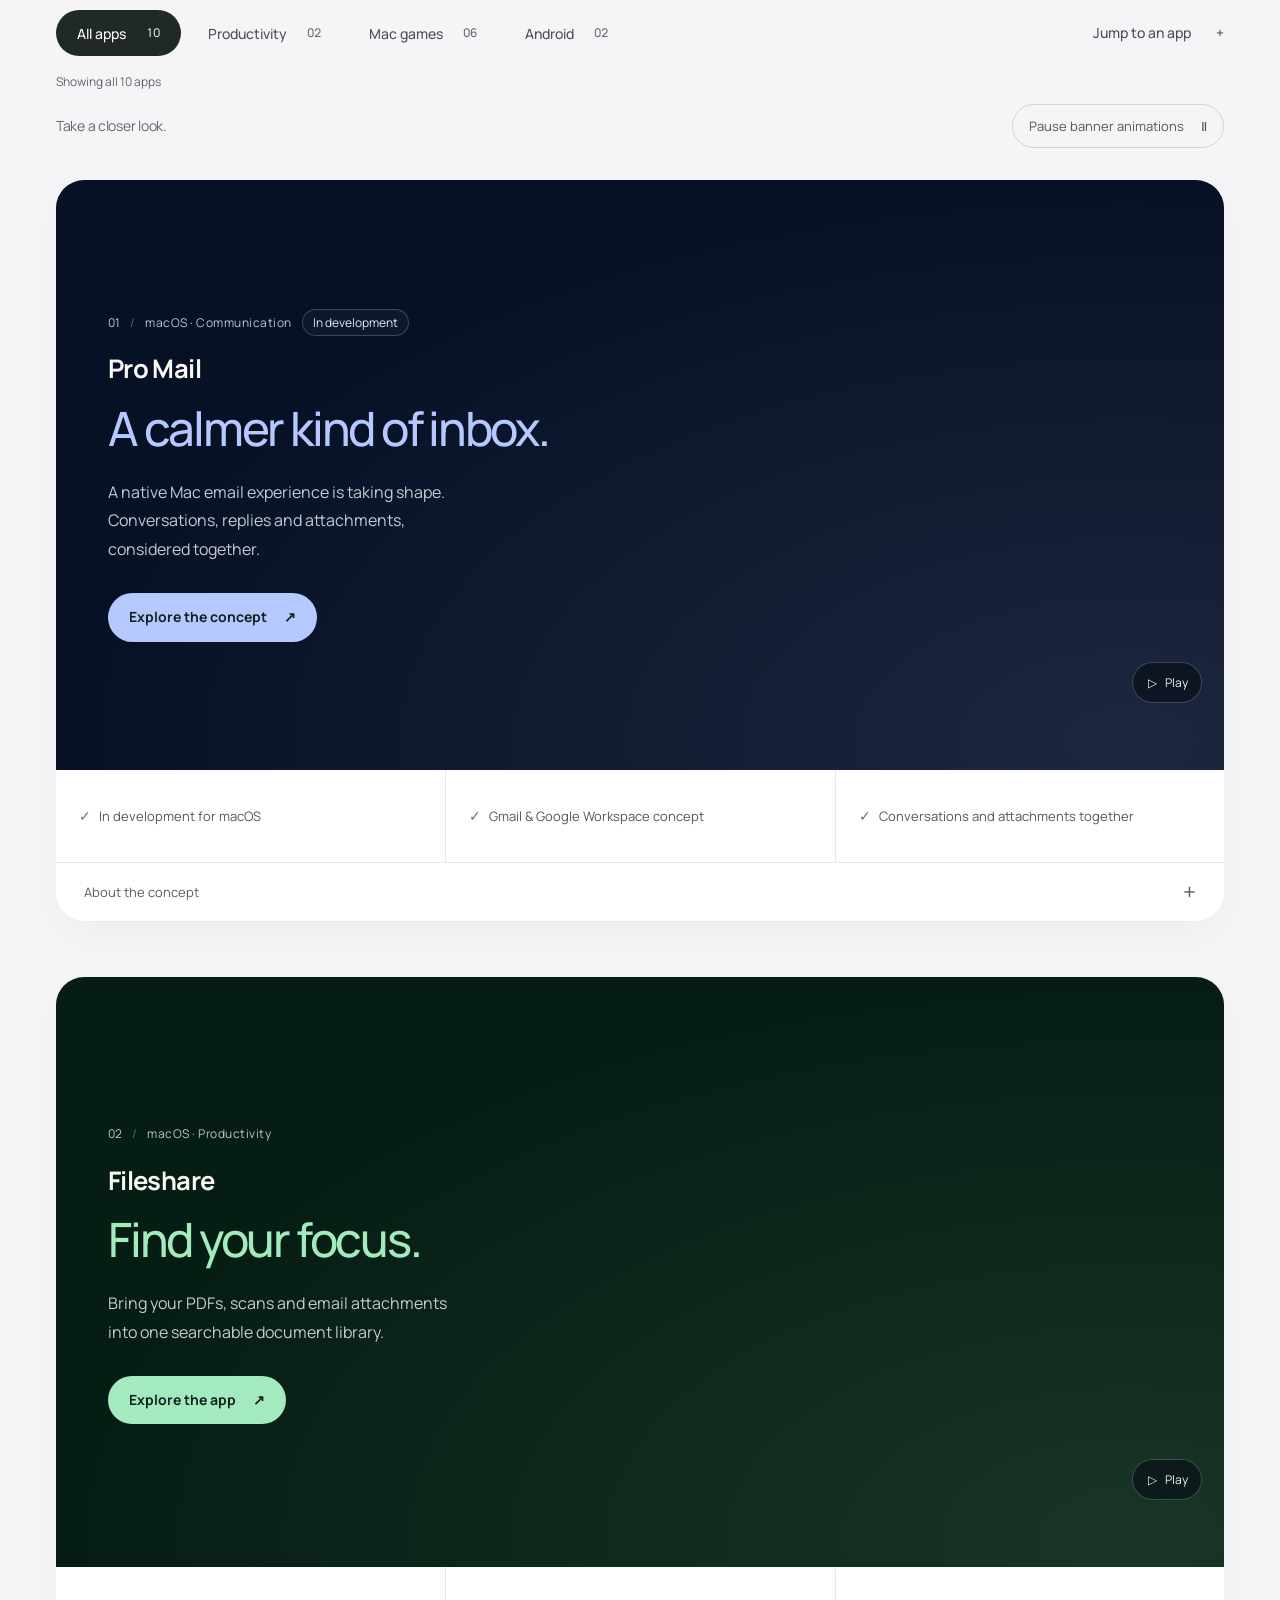
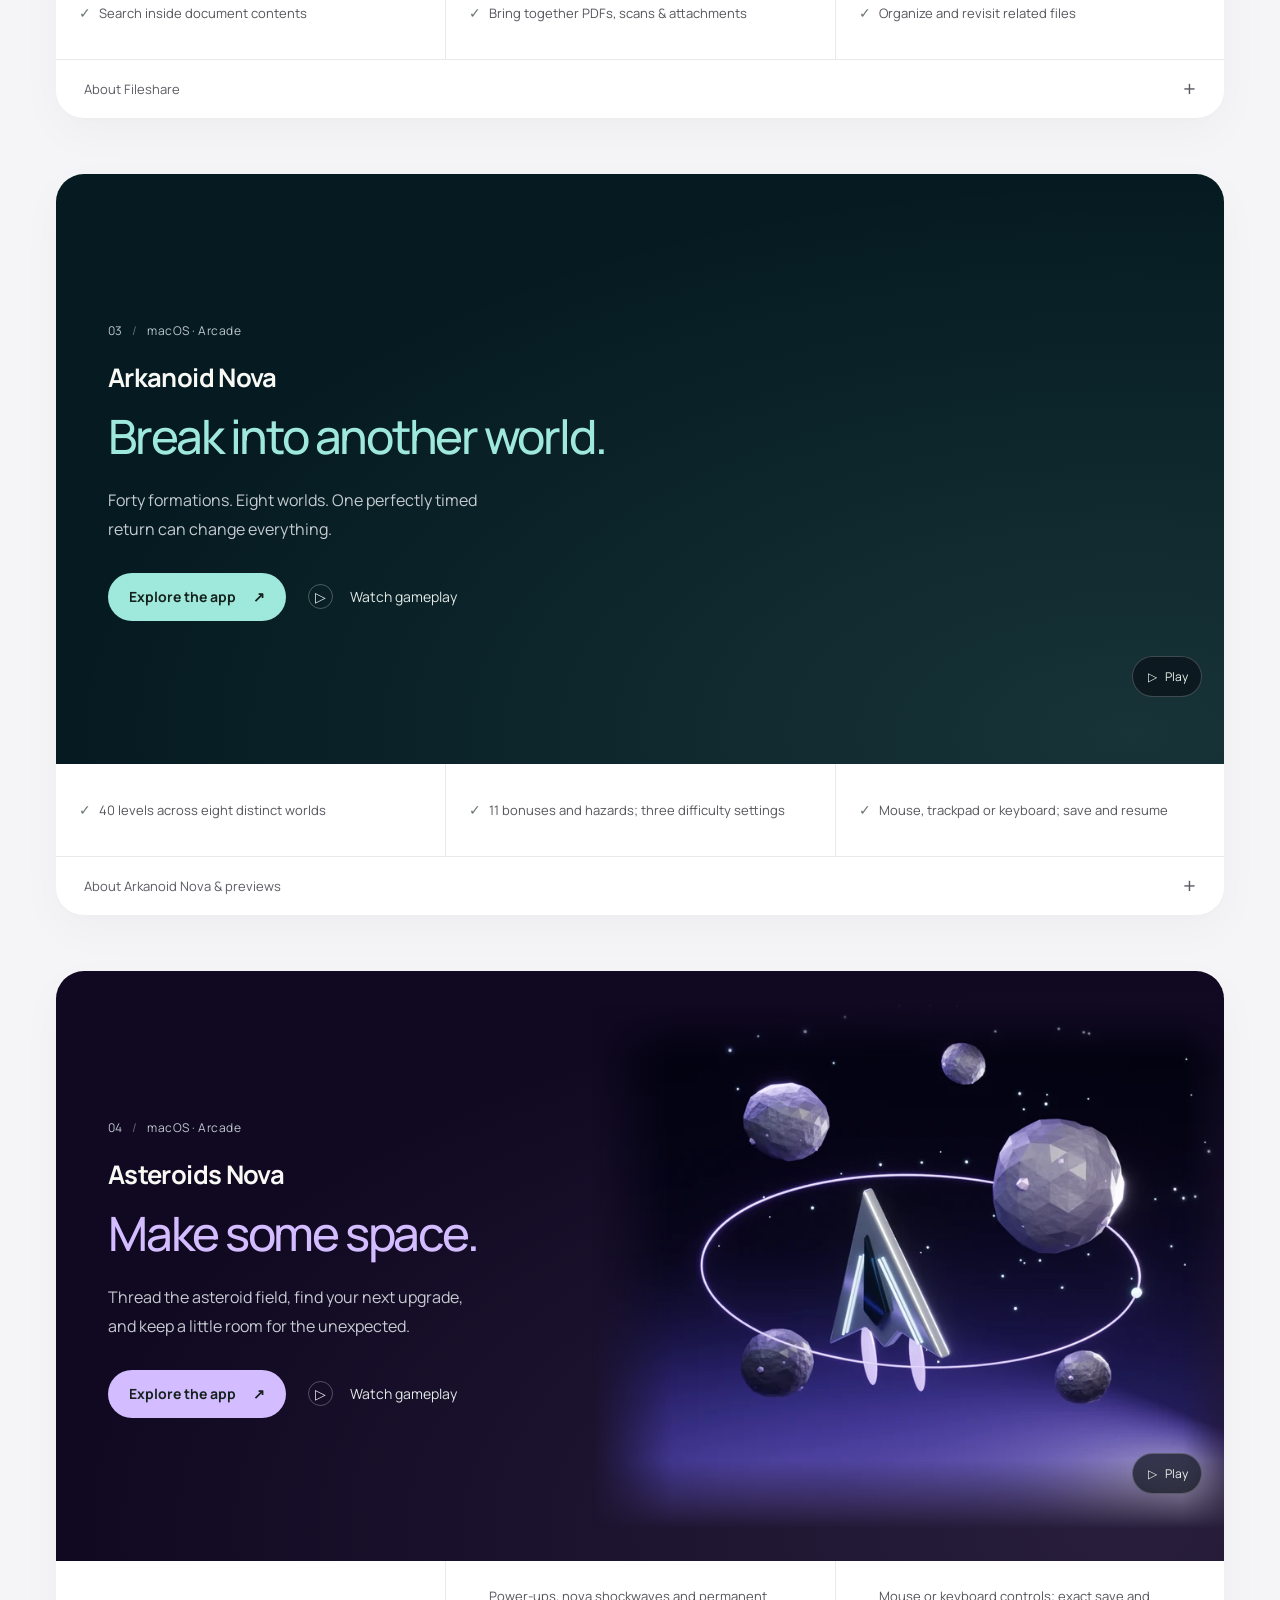
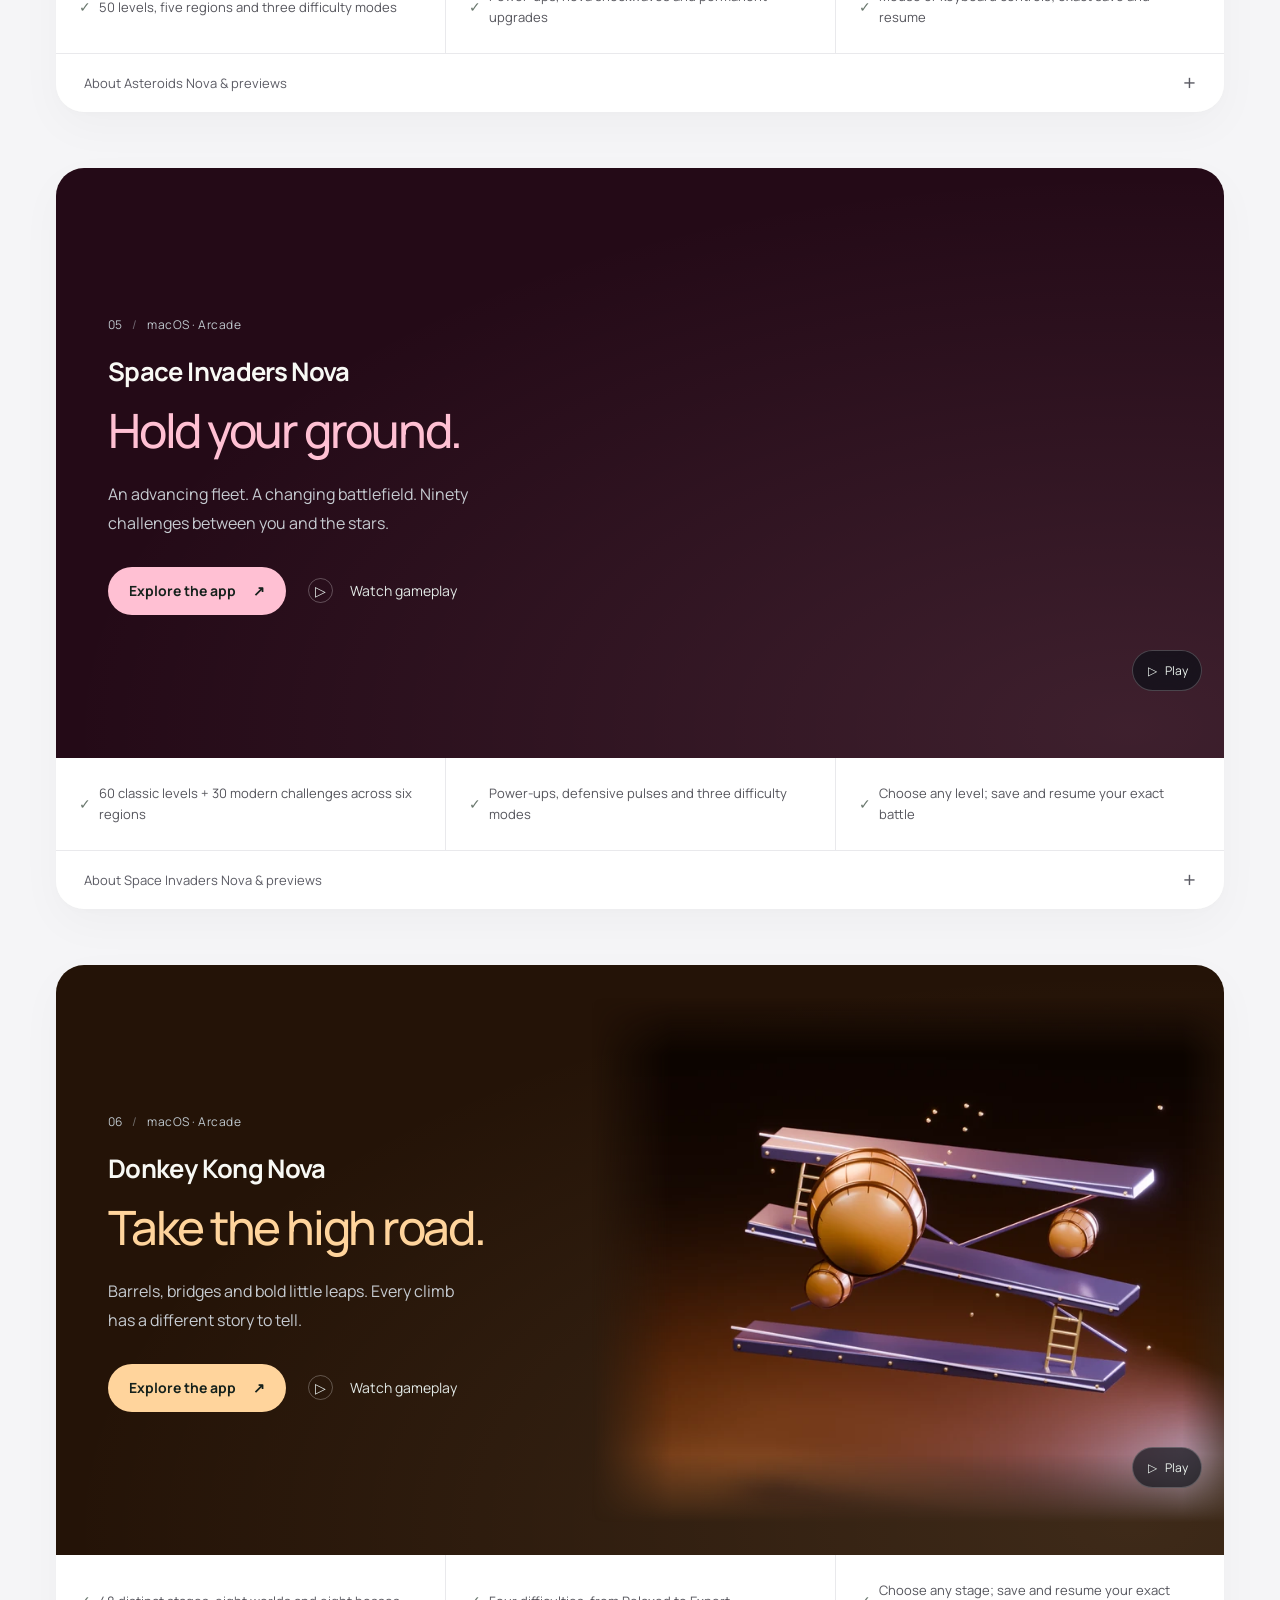
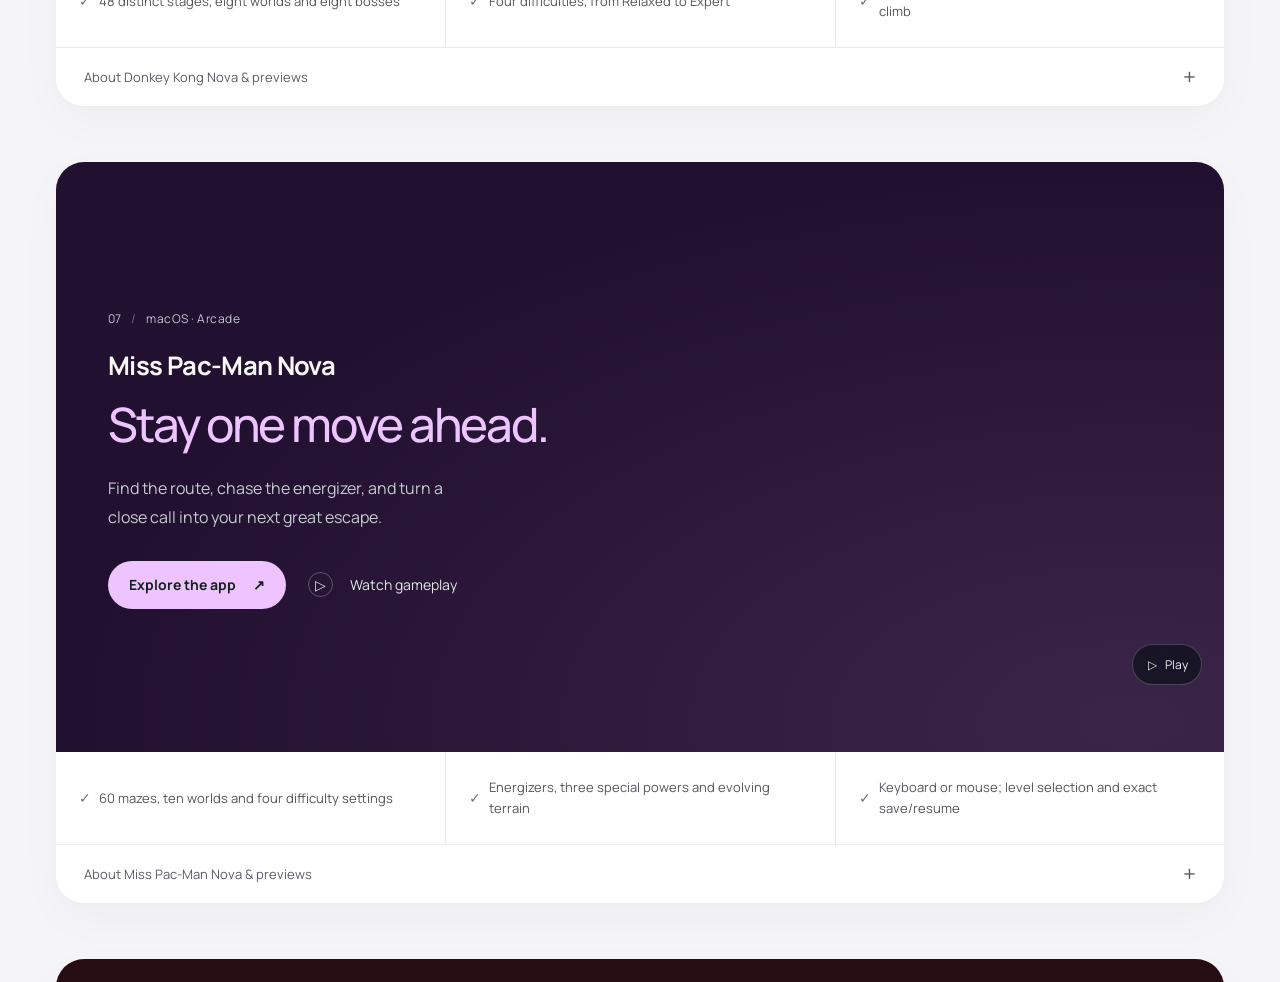
<file: apps/arkanoid/index.html>
<!doctype html><html lang="en"><head><meta charset="utf-8"><meta http-equiv="Content-Security-Policy" content="default-src &#x27;self&#x27;; script-src &#x27;self&#x27;; style-src &#x27;self&#x27;; img-src &#x27;self&#x27; data:; font-src &#x27;self&#x27;; base-uri &#x27;none&#x27;; object-src &#x27;none&#x27;; form-action &#x27;none&#x27;"><meta name="referrer" content="strict-origin-when-cross-origin"><meta name="viewport" content="width=device-width,initial-scale=1"><meta name="robots" content="noindex"><meta http-equiv="refresh" content="0;url=/#arkanoid"><link rel="canonical" href="https://chezik.com/#arkanoid"><title>Continue to Chezik</title></head><body><a href="/#arkanoid">Continue to Chezik</a></body></html>
</file>
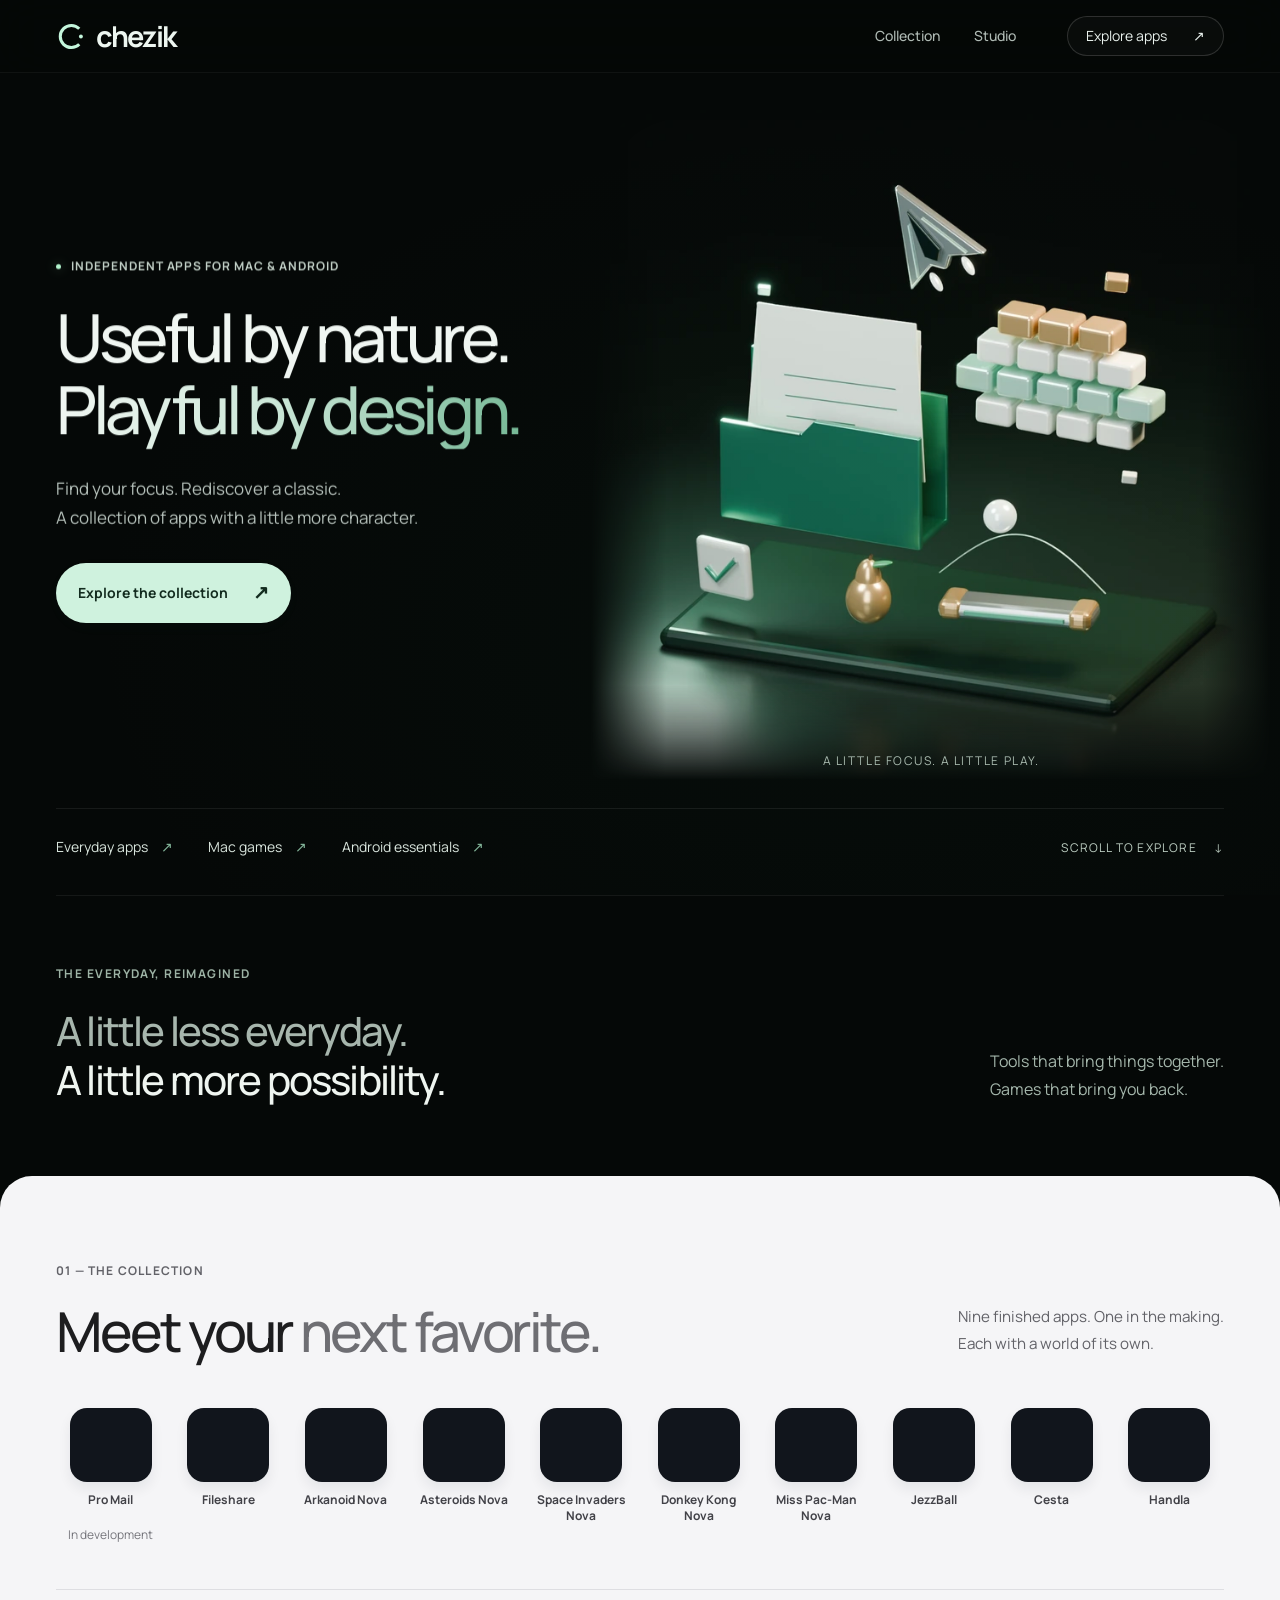
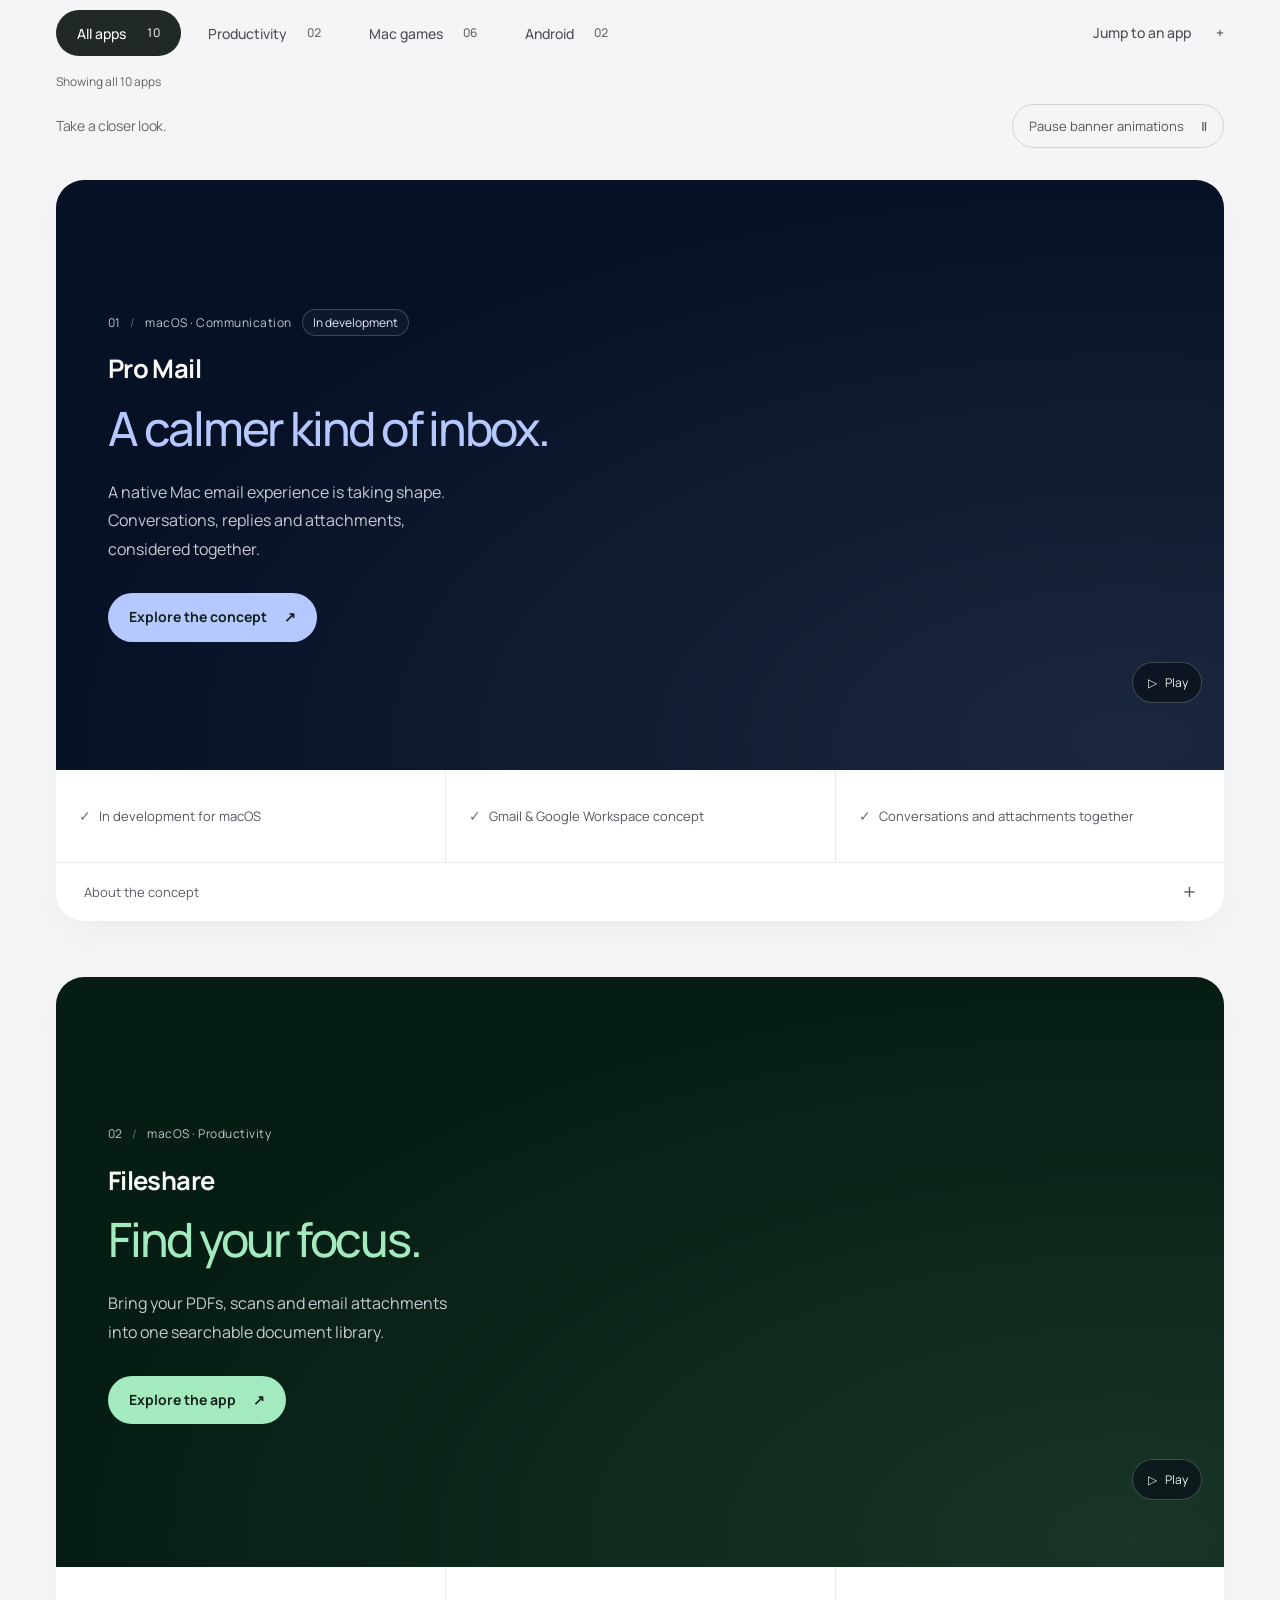
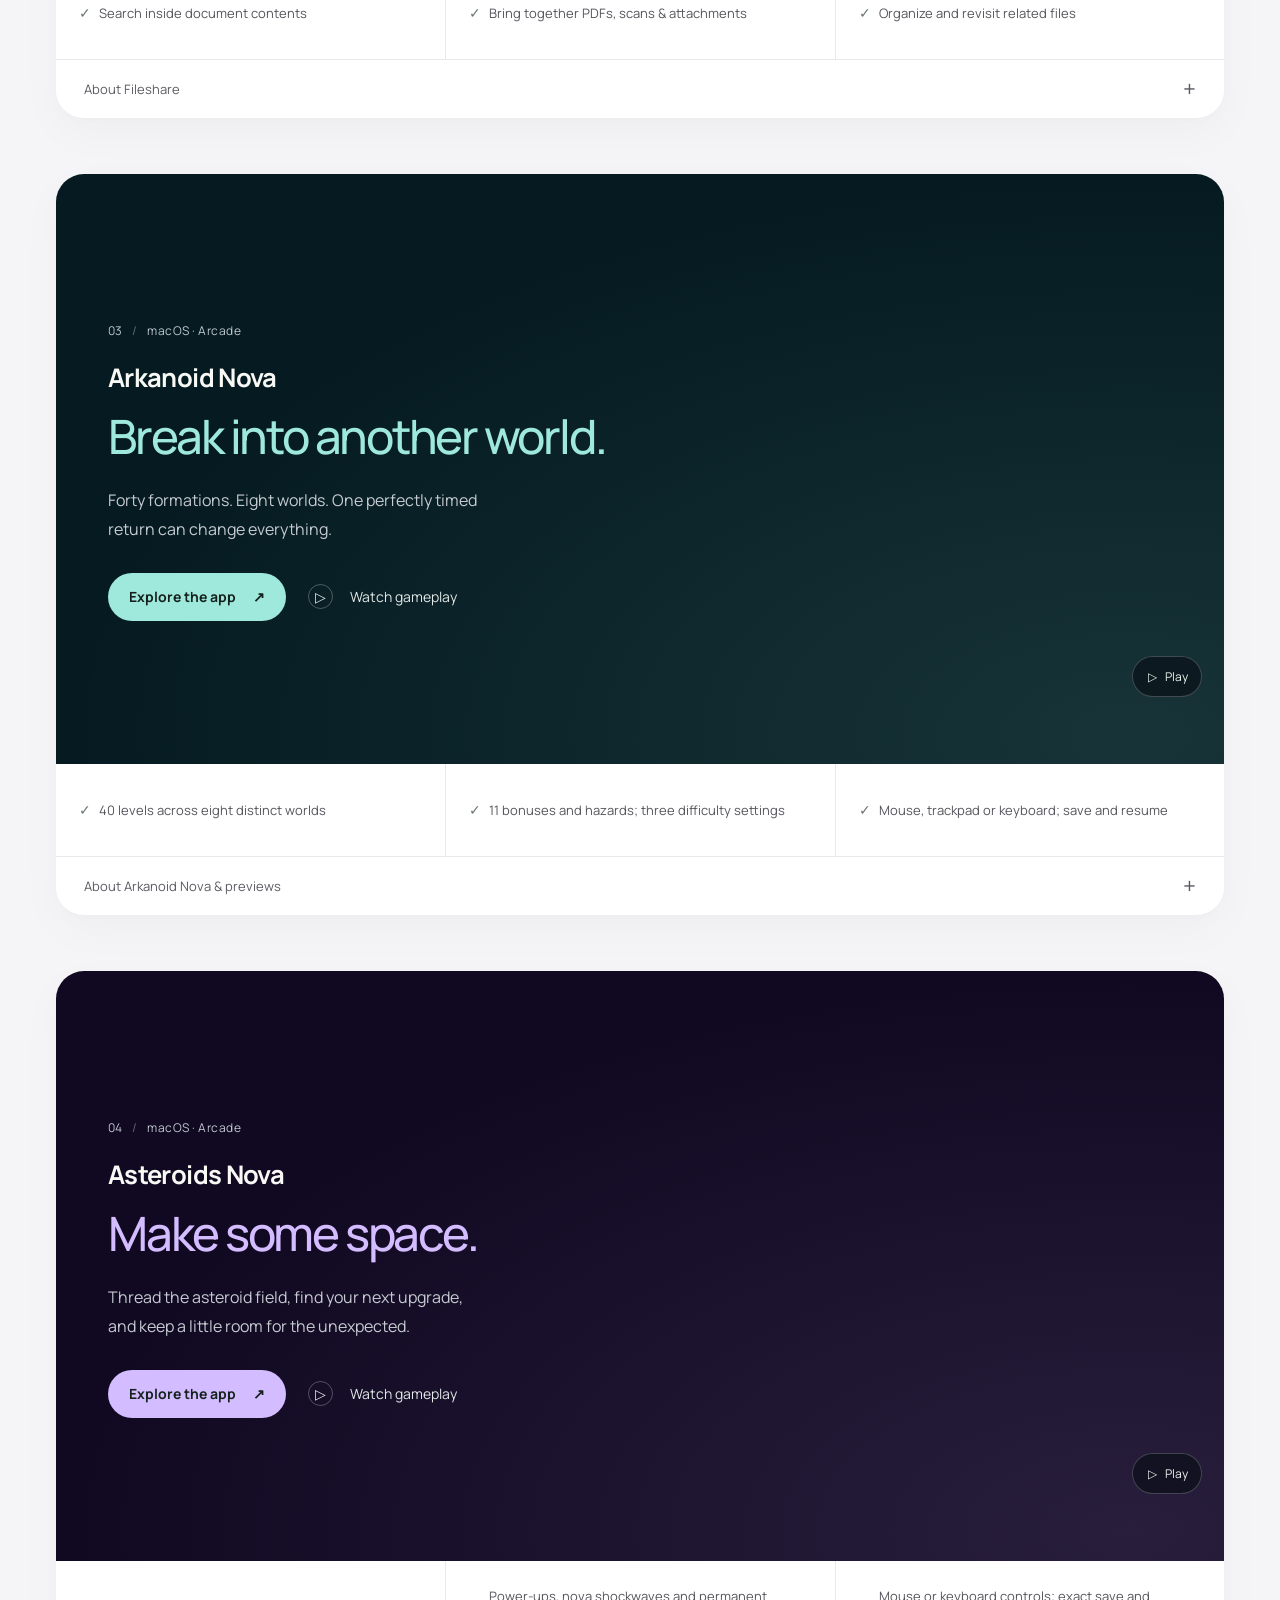
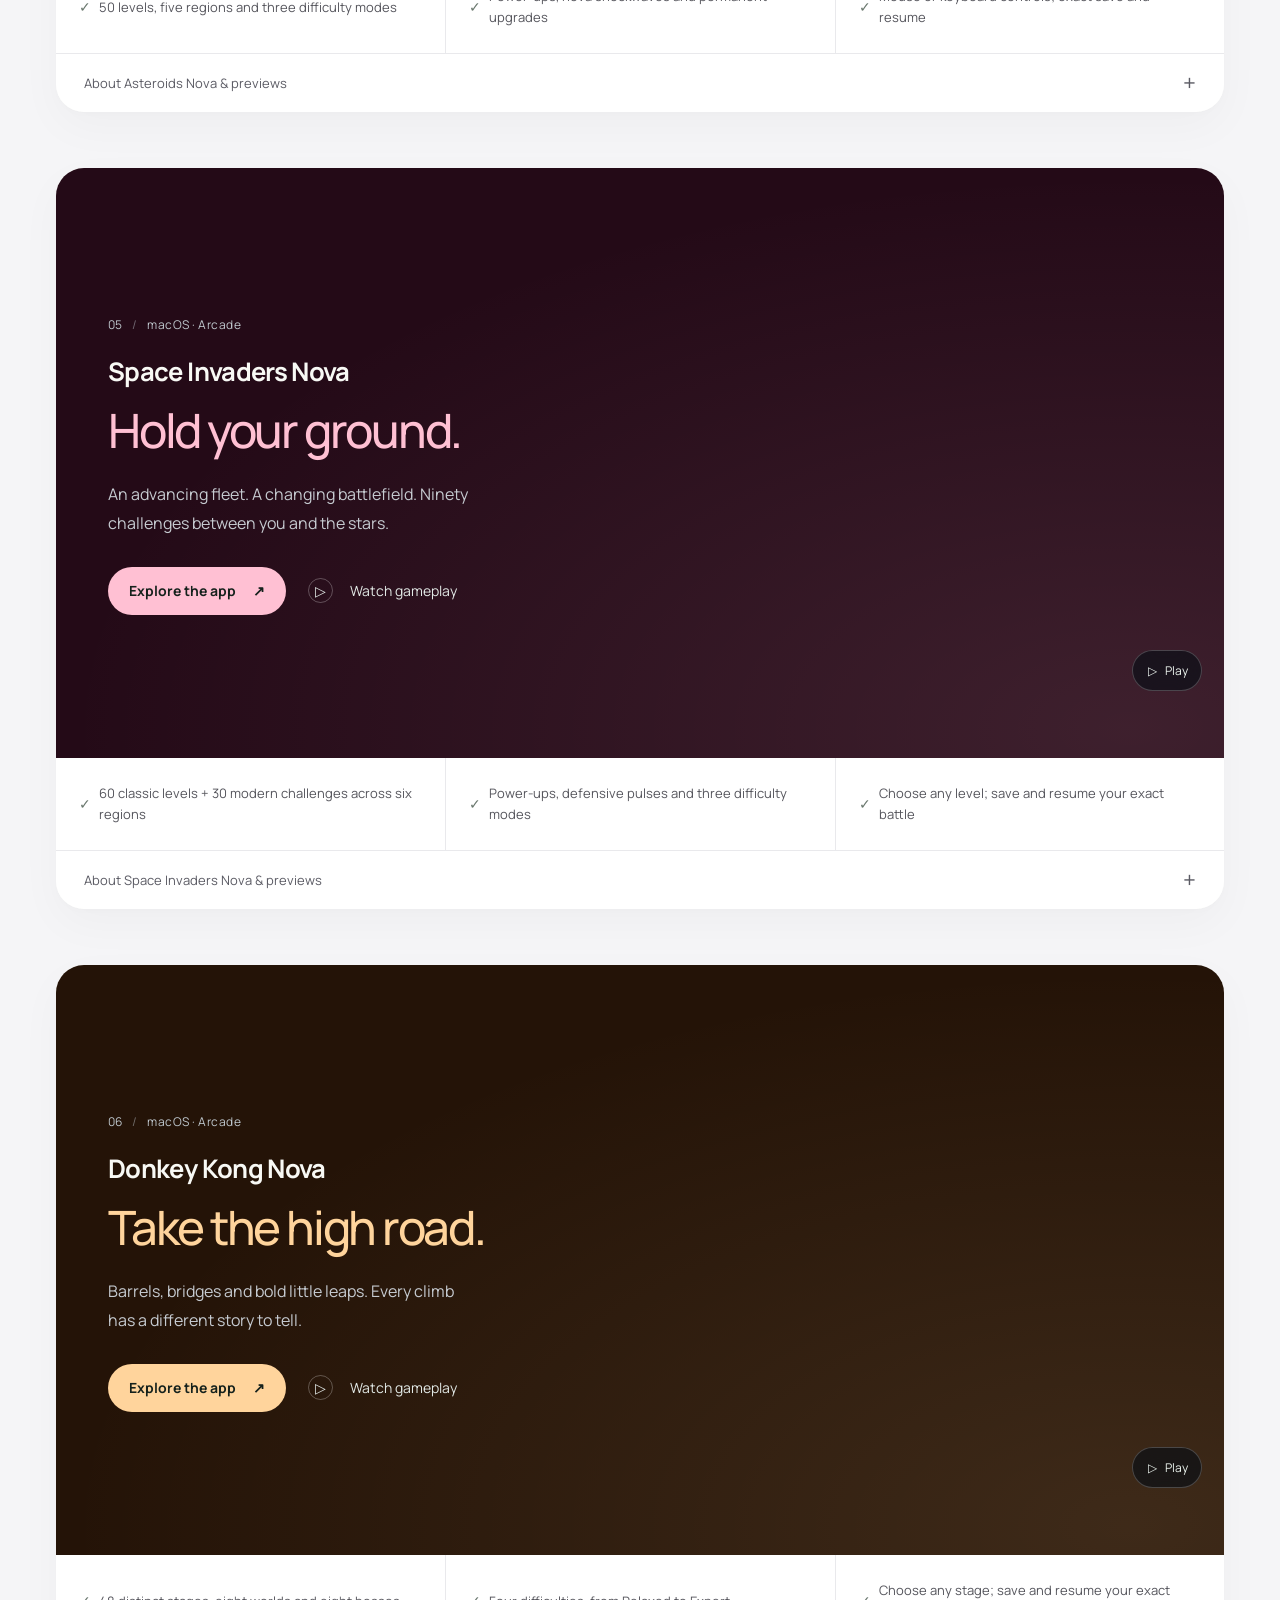
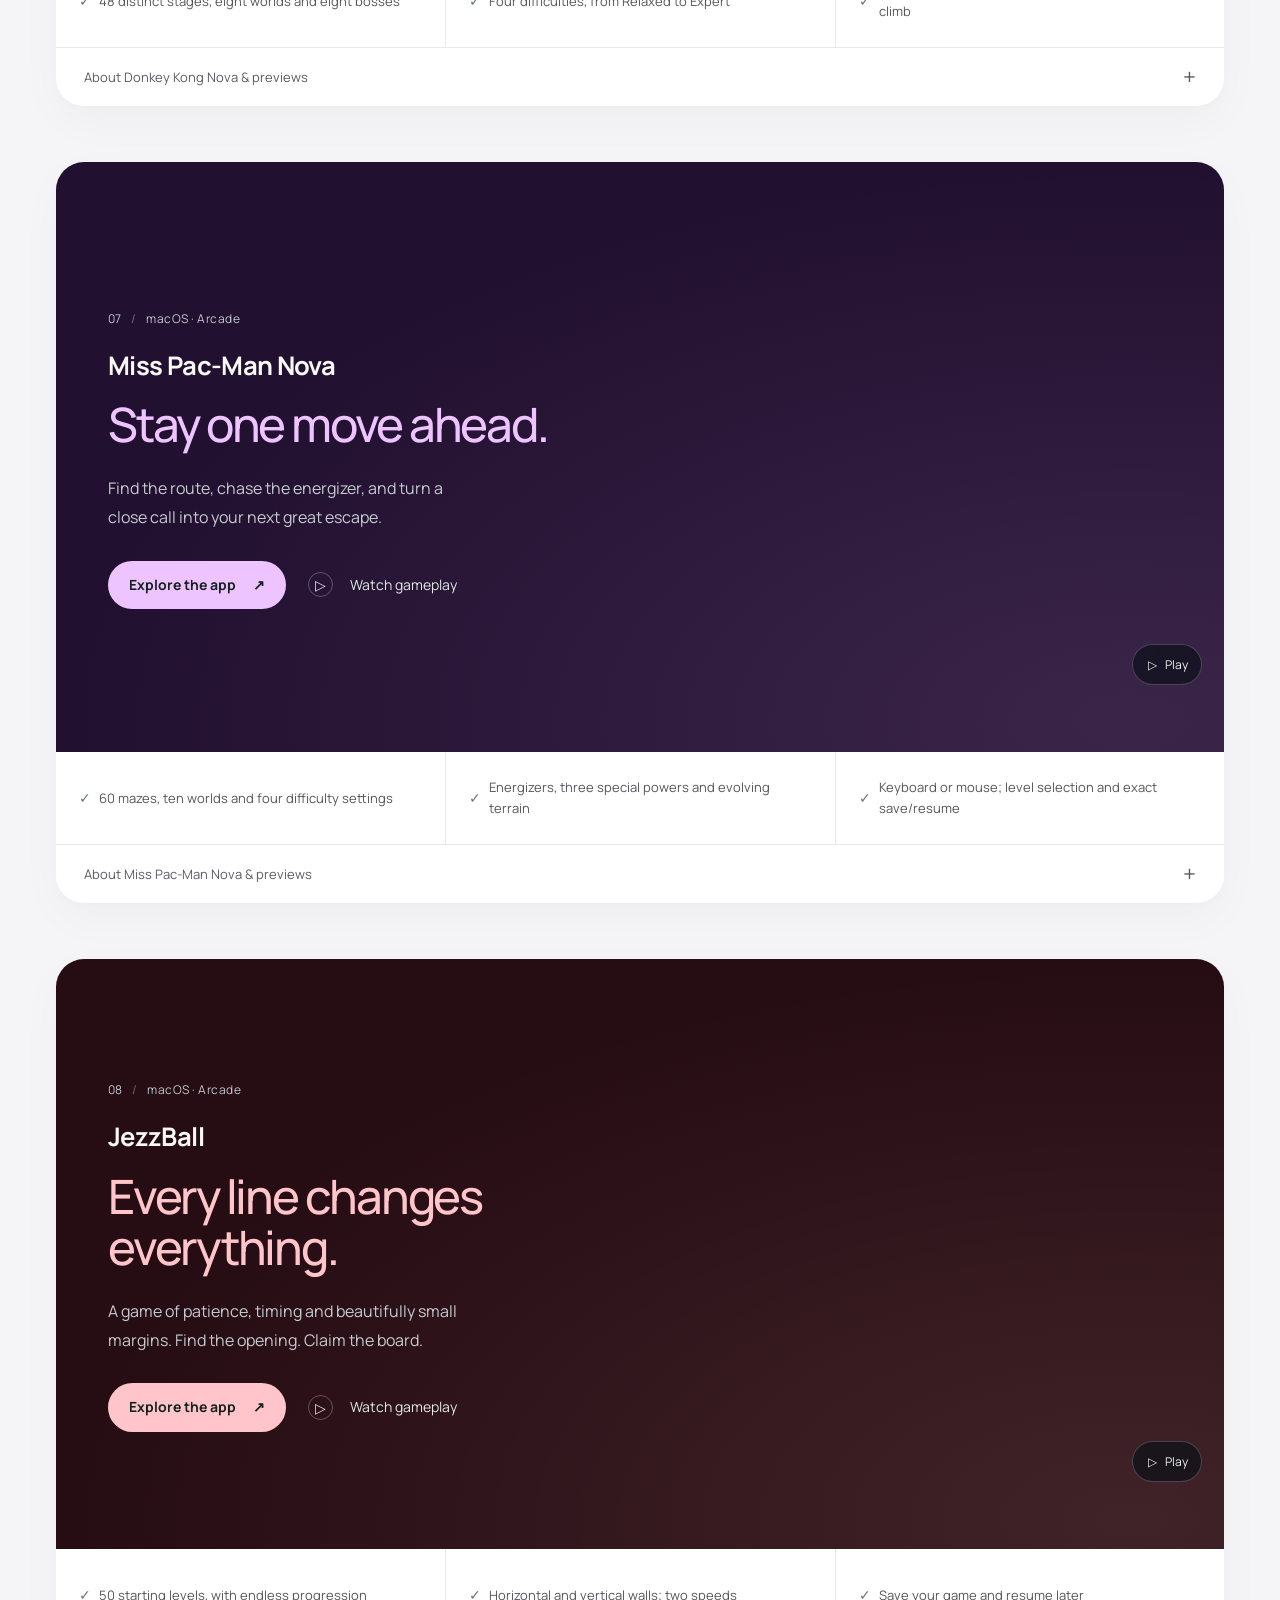
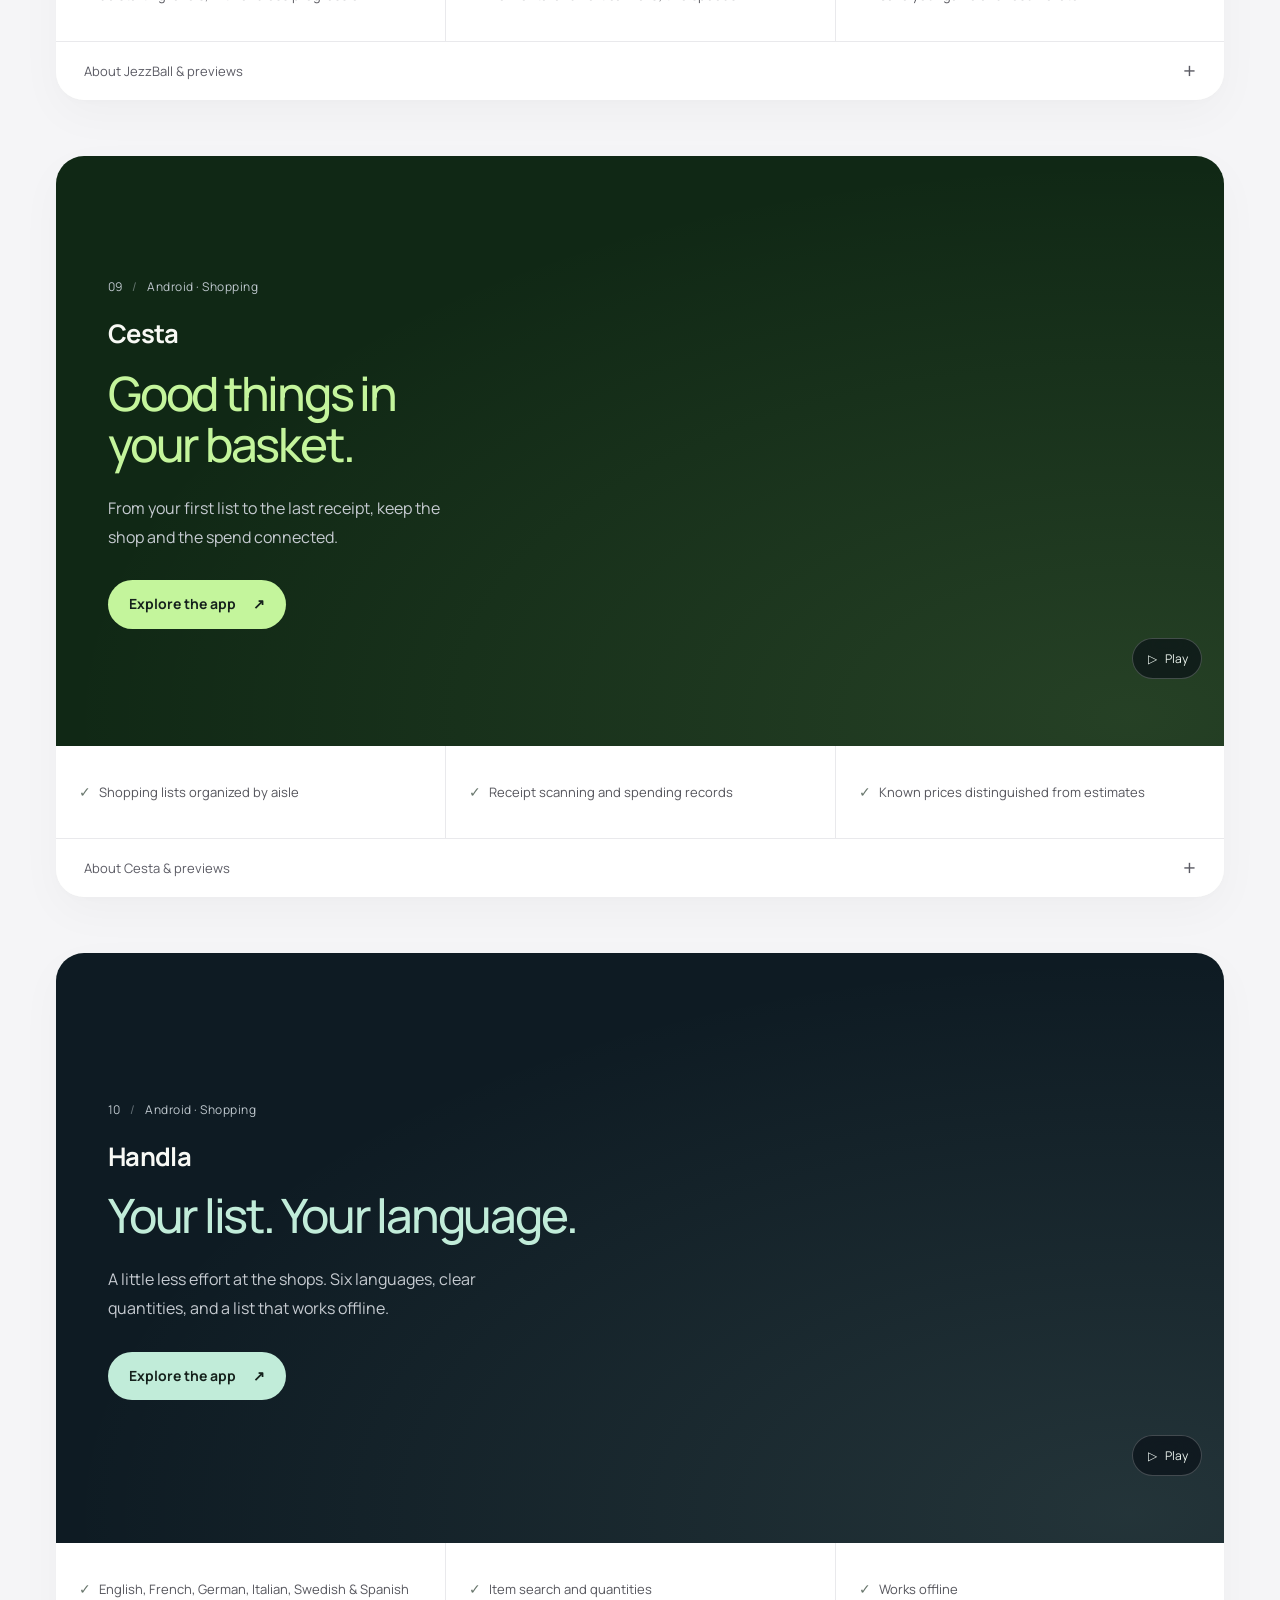
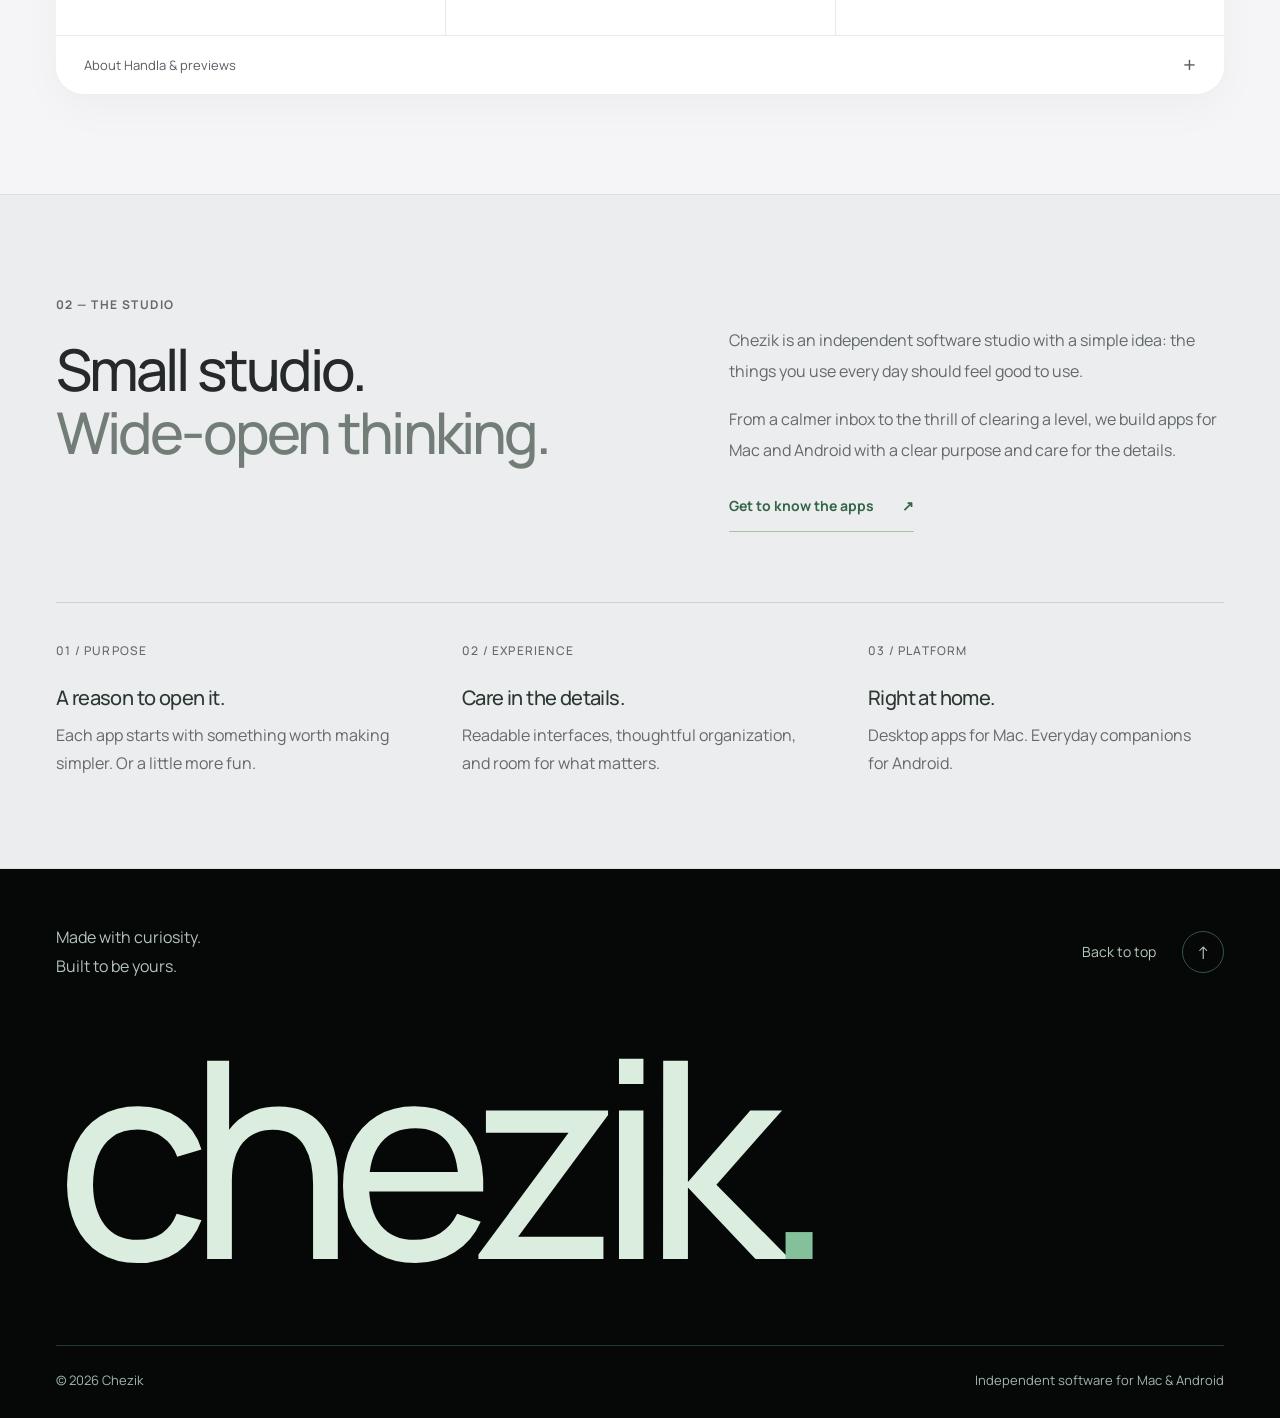
<file: apps/asteroids/index.html>
<!doctype html><html lang="en"><head><meta charset="utf-8"><meta http-equiv="Content-Security-Policy" content="default-src &#x27;self&#x27;; script-src &#x27;self&#x27;; style-src &#x27;self&#x27;; img-src &#x27;self&#x27; data:; font-src &#x27;self&#x27;; base-uri &#x27;none&#x27;; object-src &#x27;none&#x27;; form-action &#x27;none&#x27;"><meta name="referrer" content="strict-origin-when-cross-origin"><meta name="viewport" content="width=device-width,initial-scale=1"><meta name="robots" content="noindex"><meta http-equiv="refresh" content="0;url=/#asteroids"><link rel="canonical" href="https://chezik.com/#asteroids"><title>Continue to Chezik</title></head><body><a href="/#asteroids">Continue to Chezik</a></body></html>
</file>
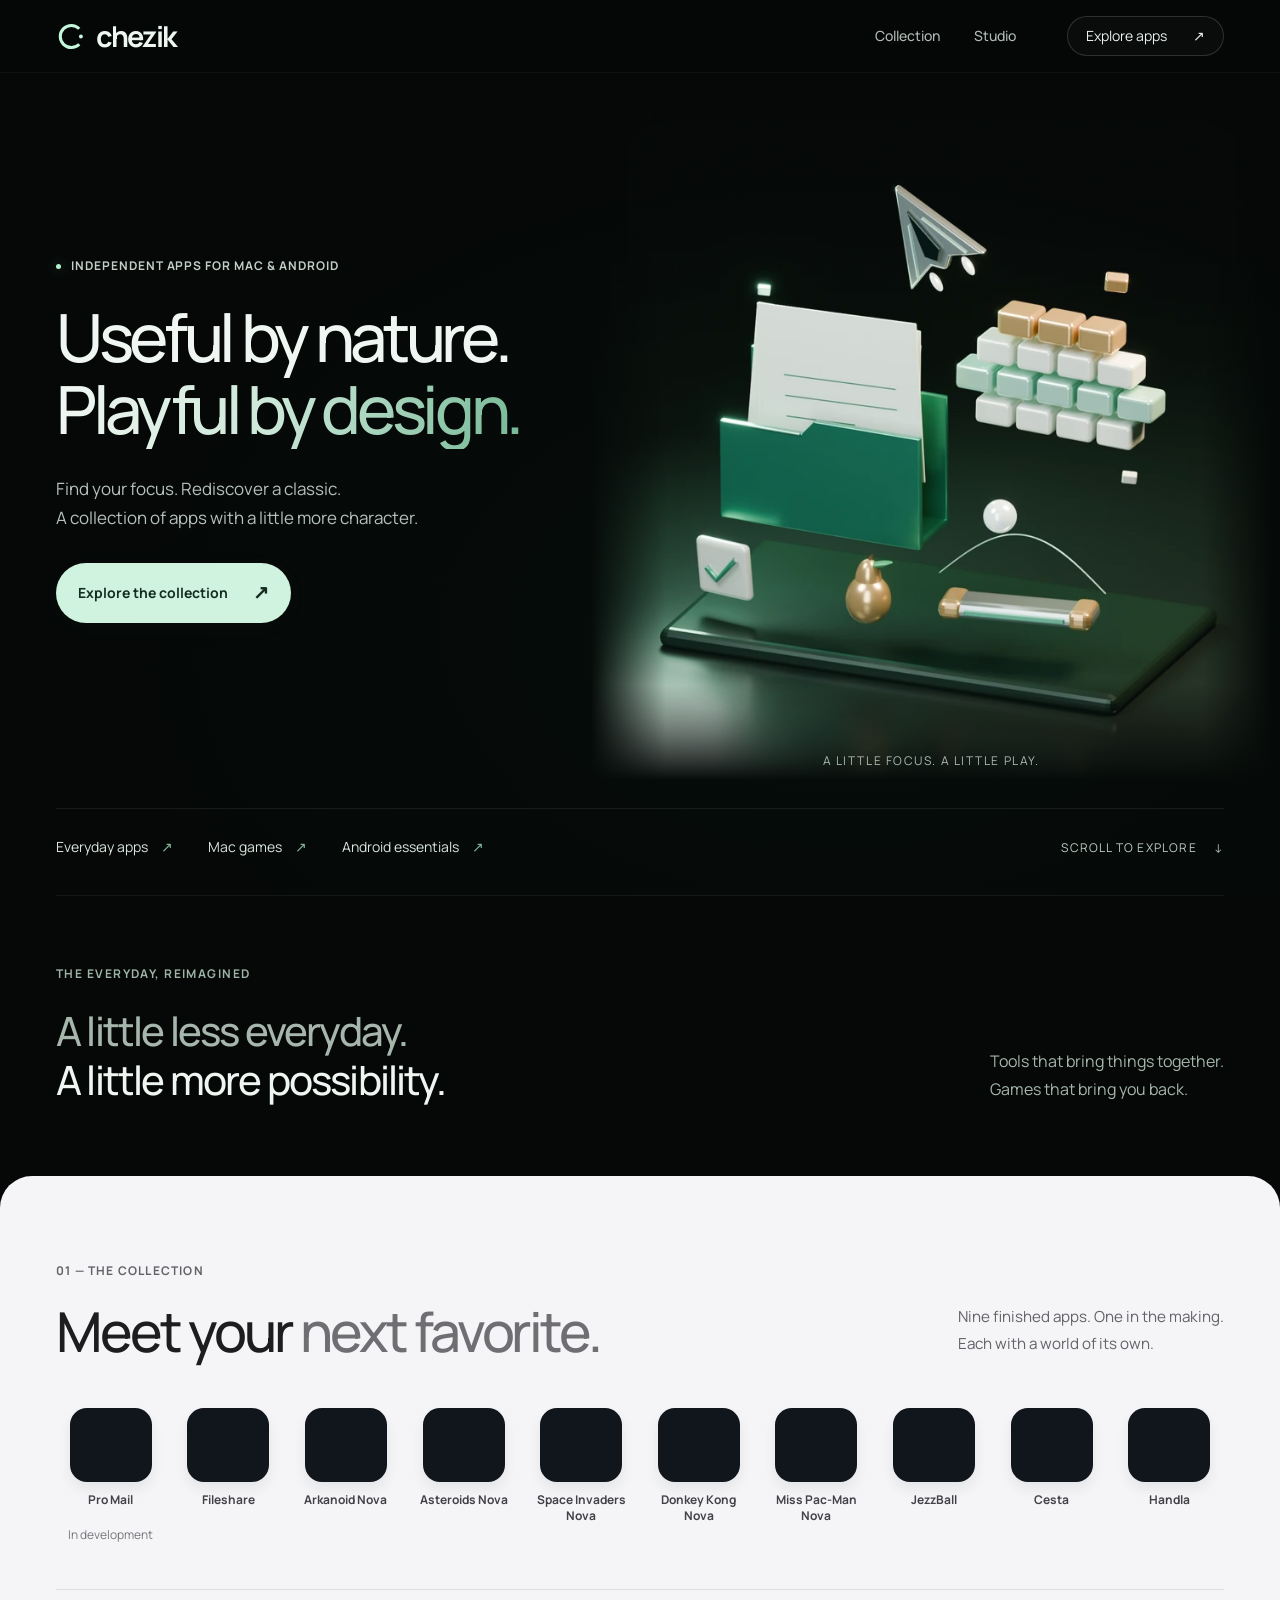
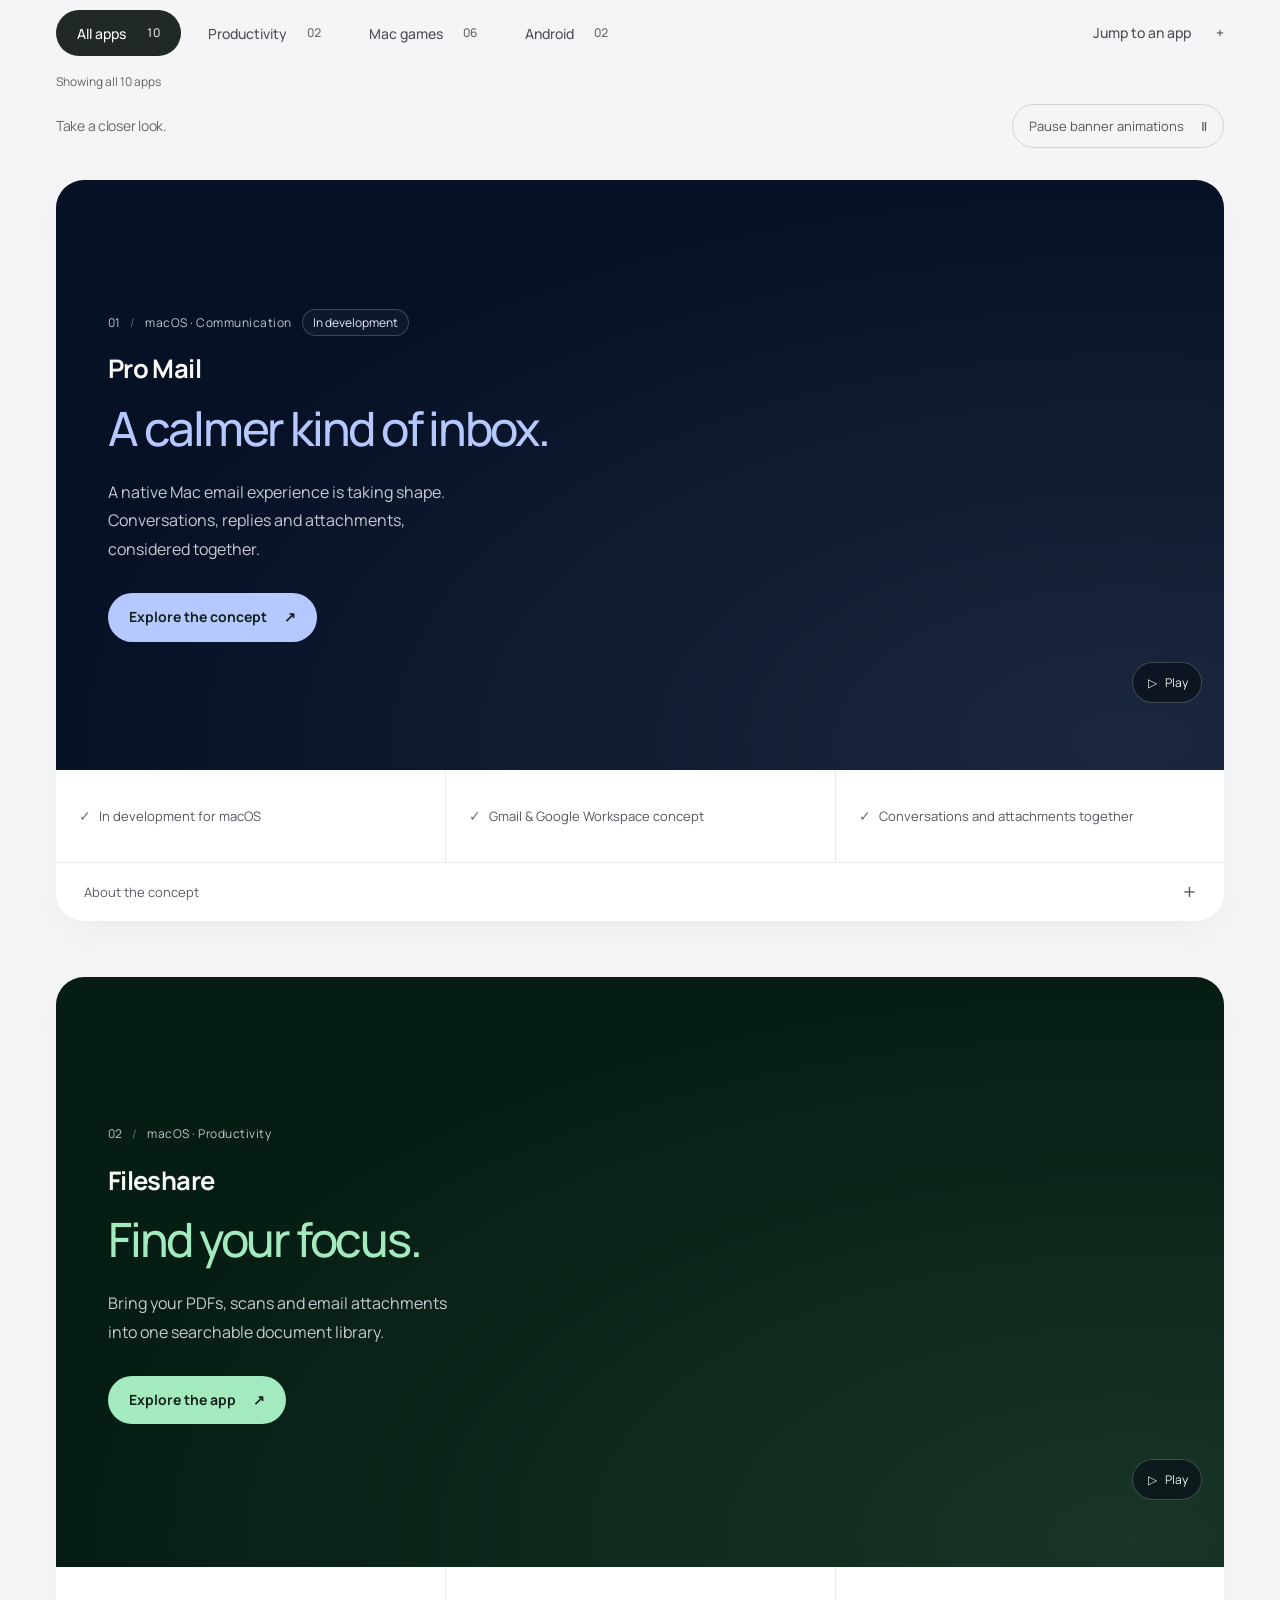
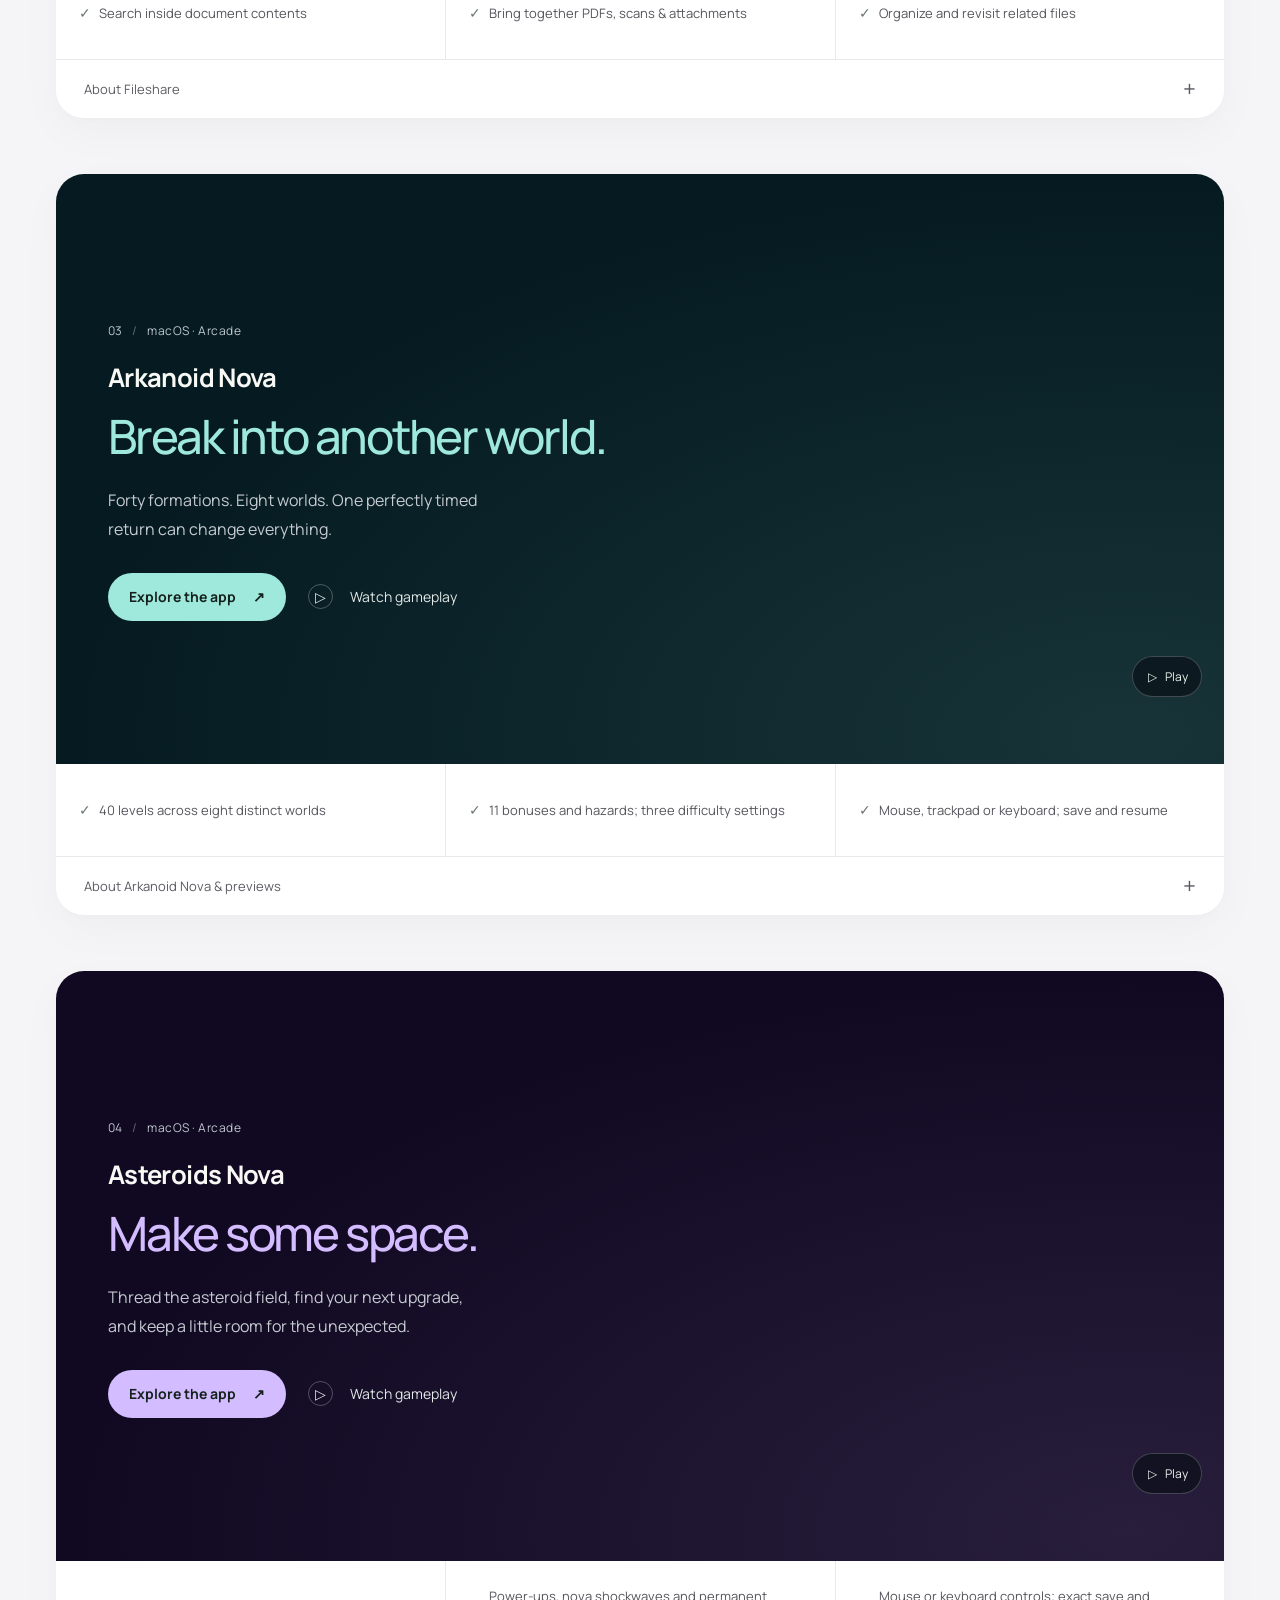
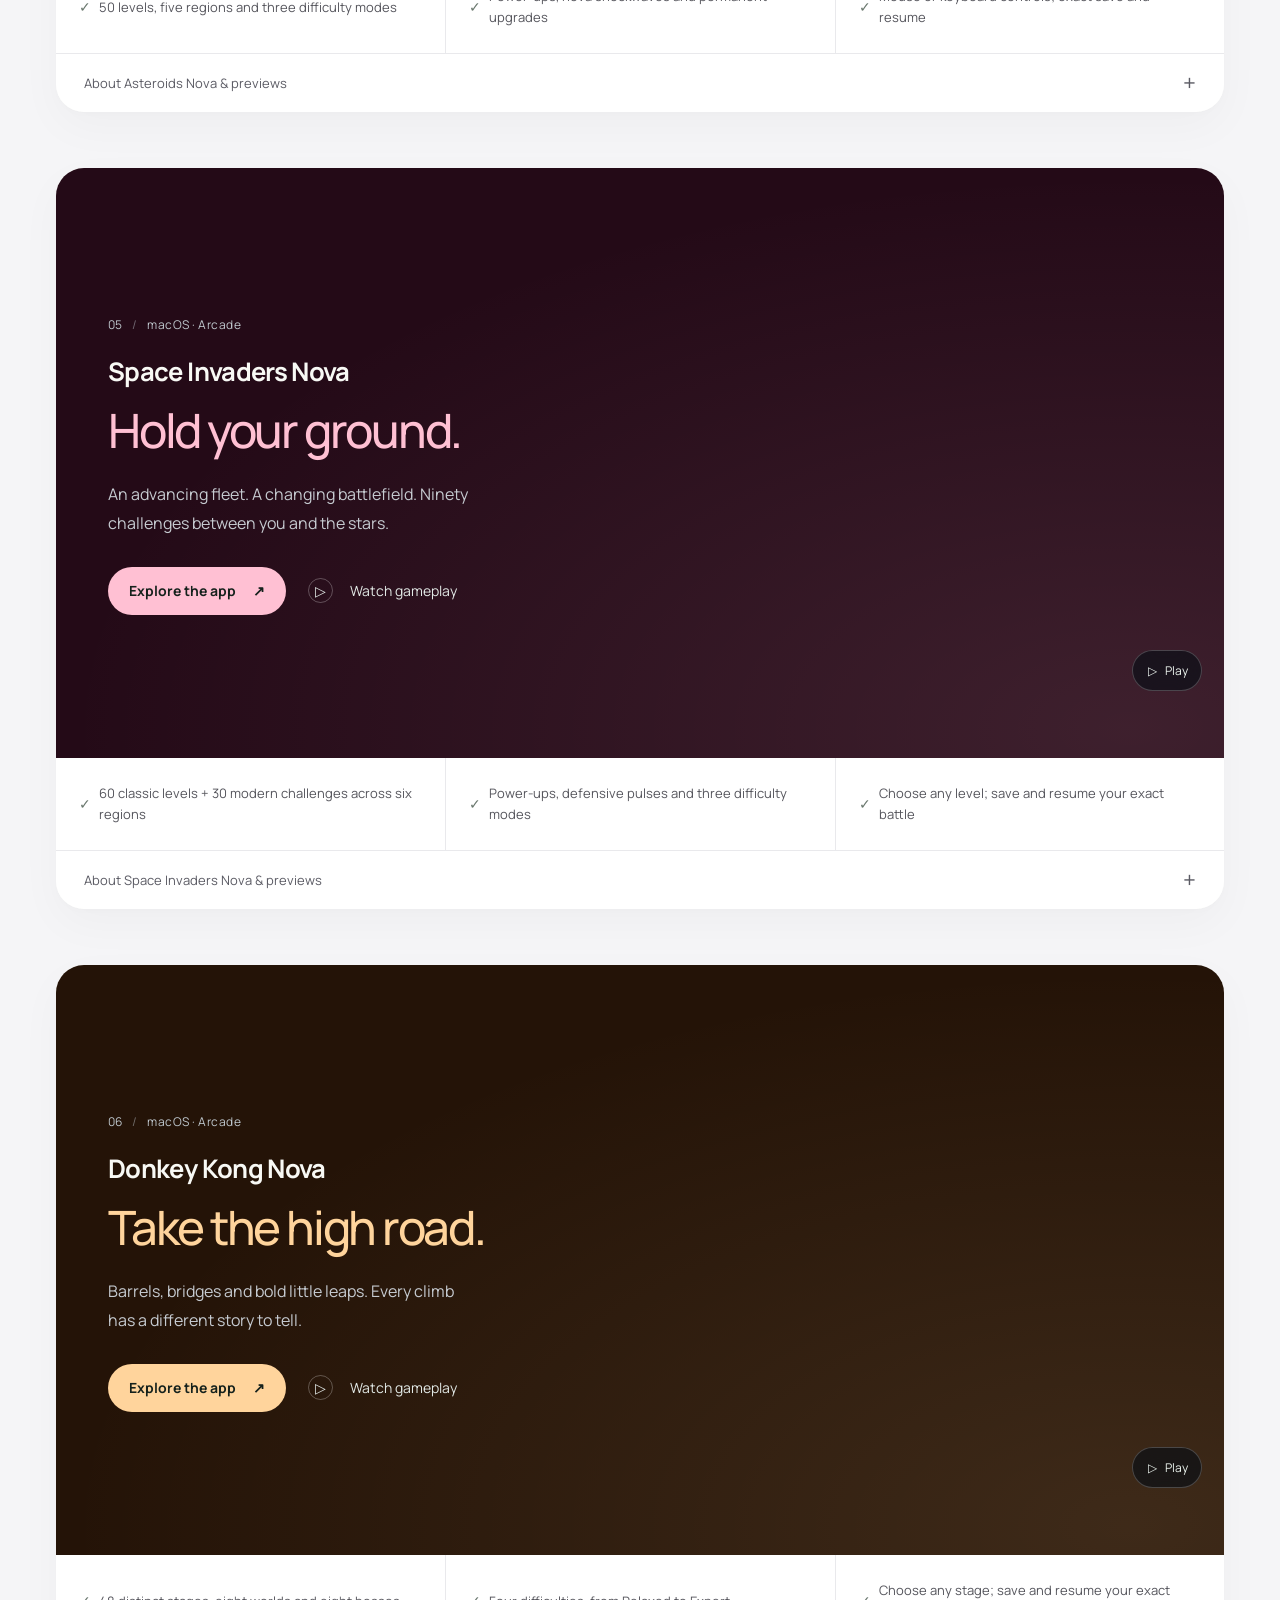
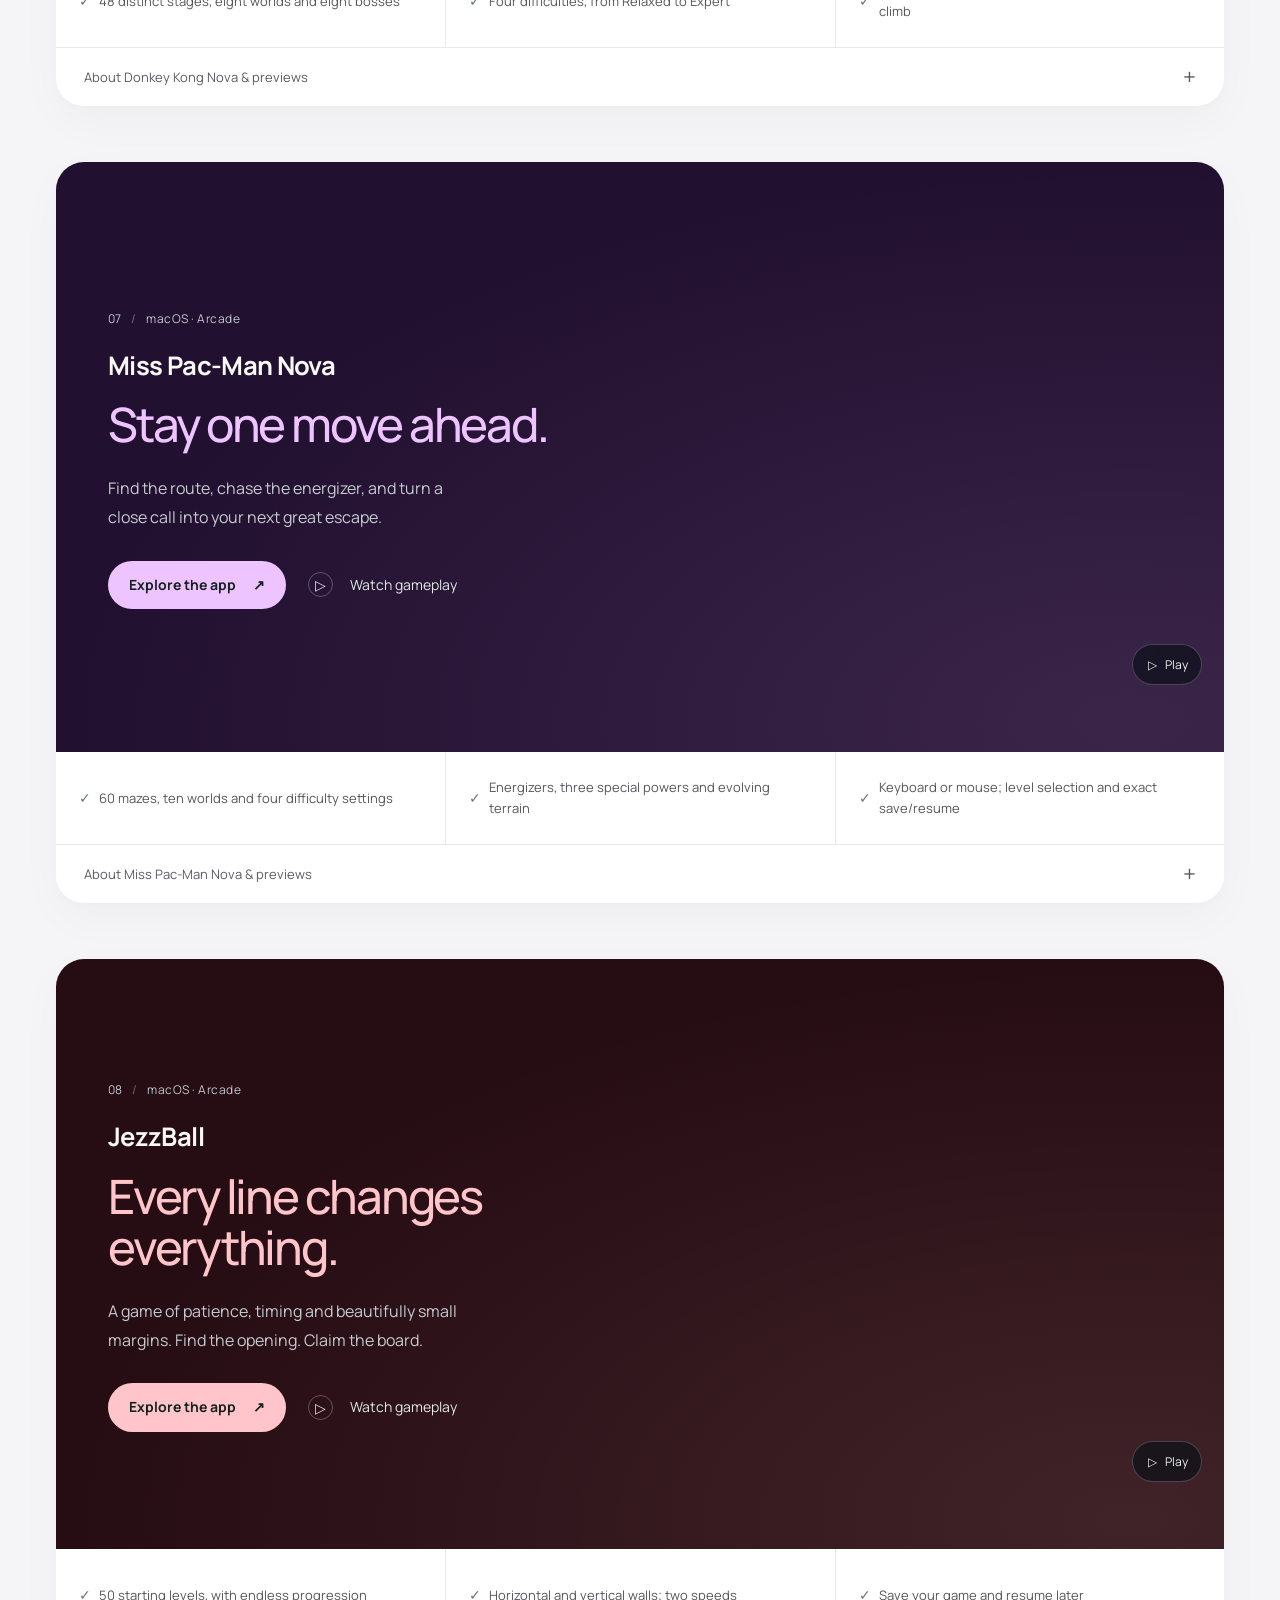
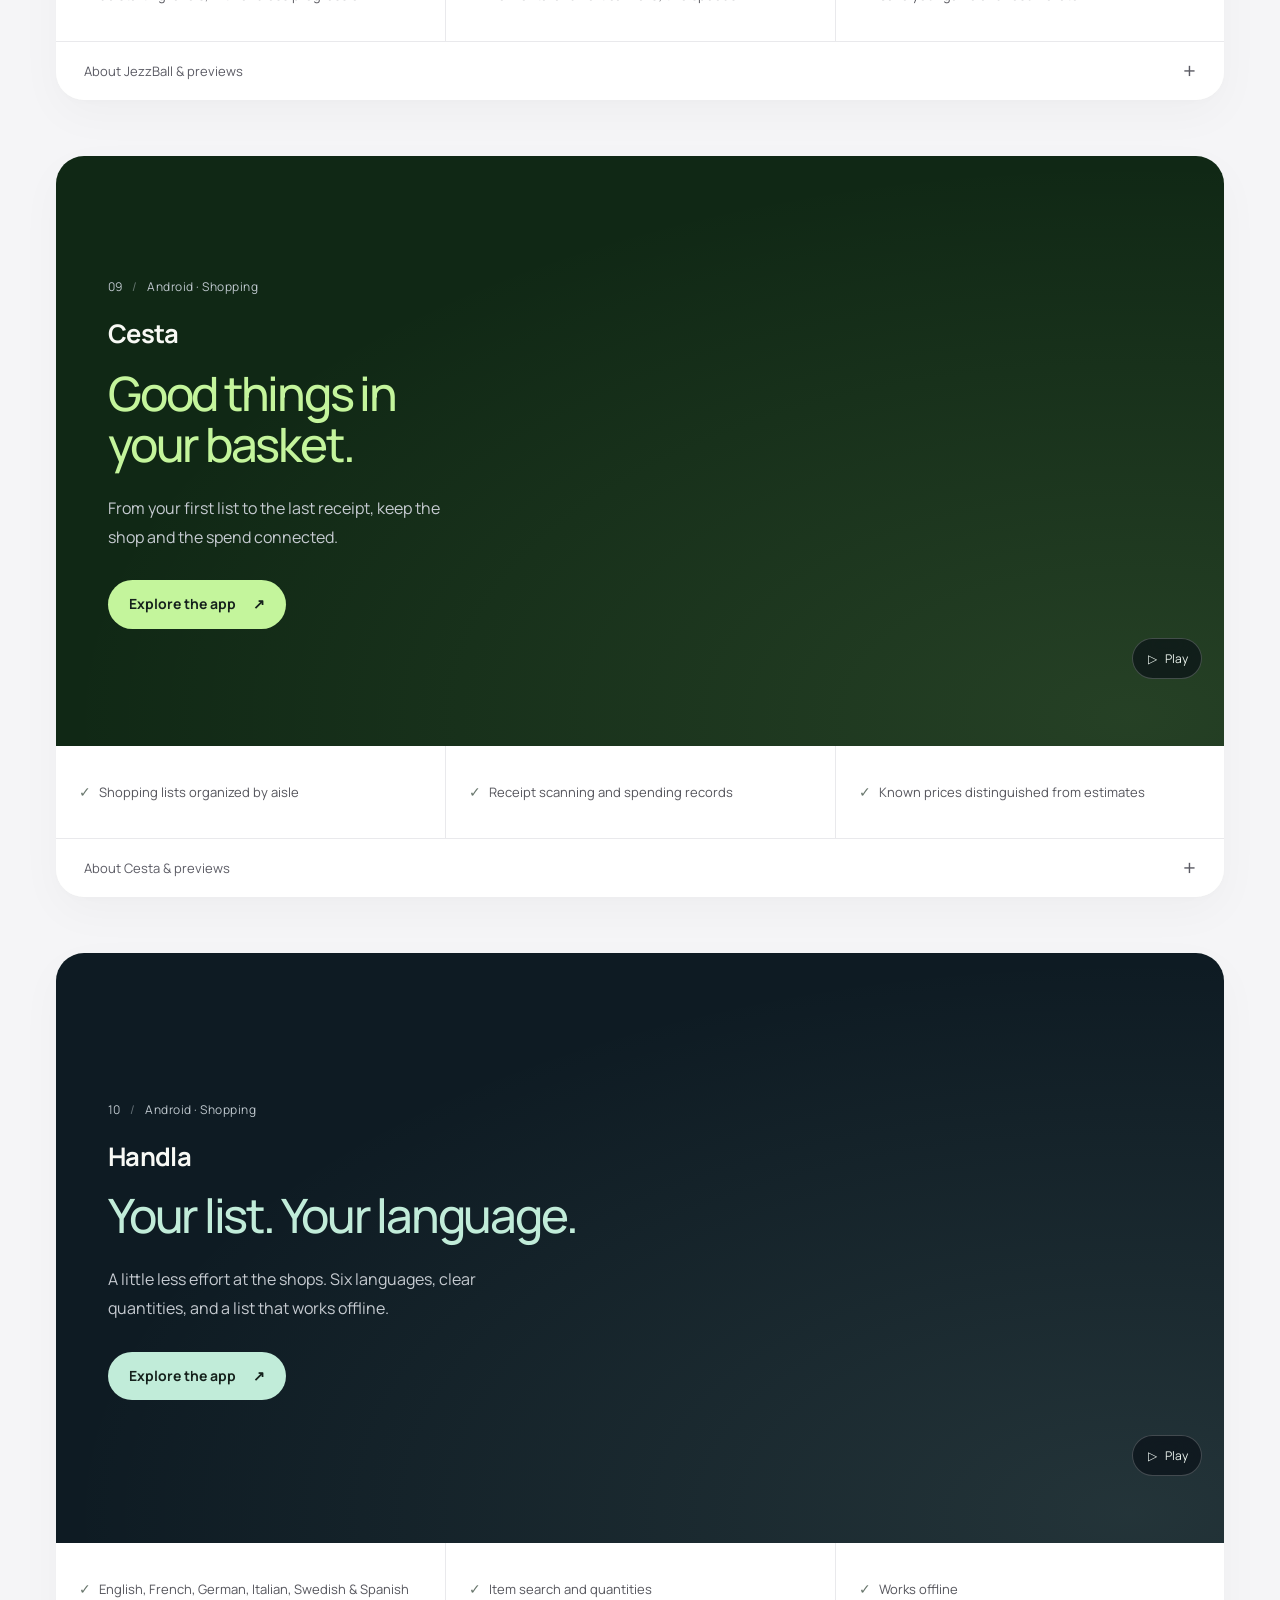
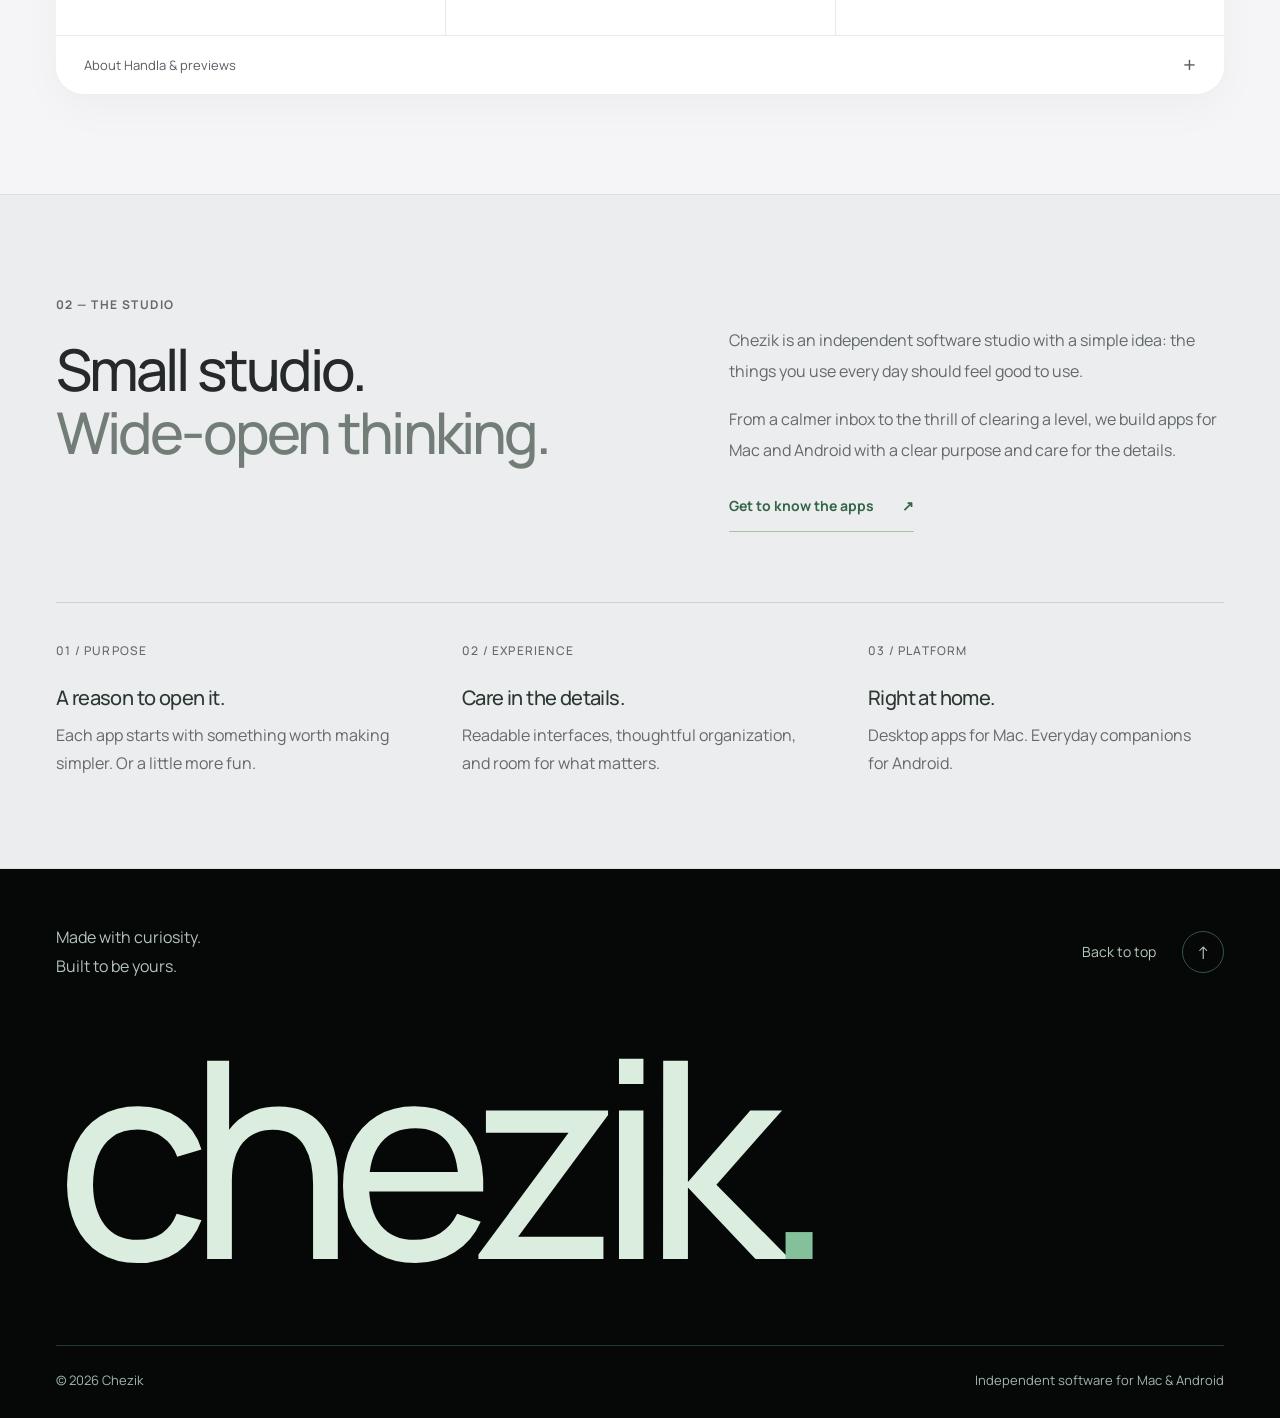
<file: apps/cesta/index.html>
<!doctype html><html lang="en"><head><meta charset="utf-8"><meta http-equiv="Content-Security-Policy" content="default-src &#x27;self&#x27;; script-src &#x27;self&#x27;; style-src &#x27;self&#x27;; img-src &#x27;self&#x27; data:; font-src &#x27;self&#x27;; base-uri &#x27;none&#x27;; object-src &#x27;none&#x27;; form-action &#x27;none&#x27;"><meta name="referrer" content="strict-origin-when-cross-origin"><meta name="viewport" content="width=device-width,initial-scale=1"><meta name="robots" content="noindex"><meta http-equiv="refresh" content="0;url=/#cesta"><link rel="canonical" href="https://chezik.com/#cesta"><title>Continue to Chezik</title></head><body><a href="/#cesta">Continue to Chezik</a></body></html>
</file>
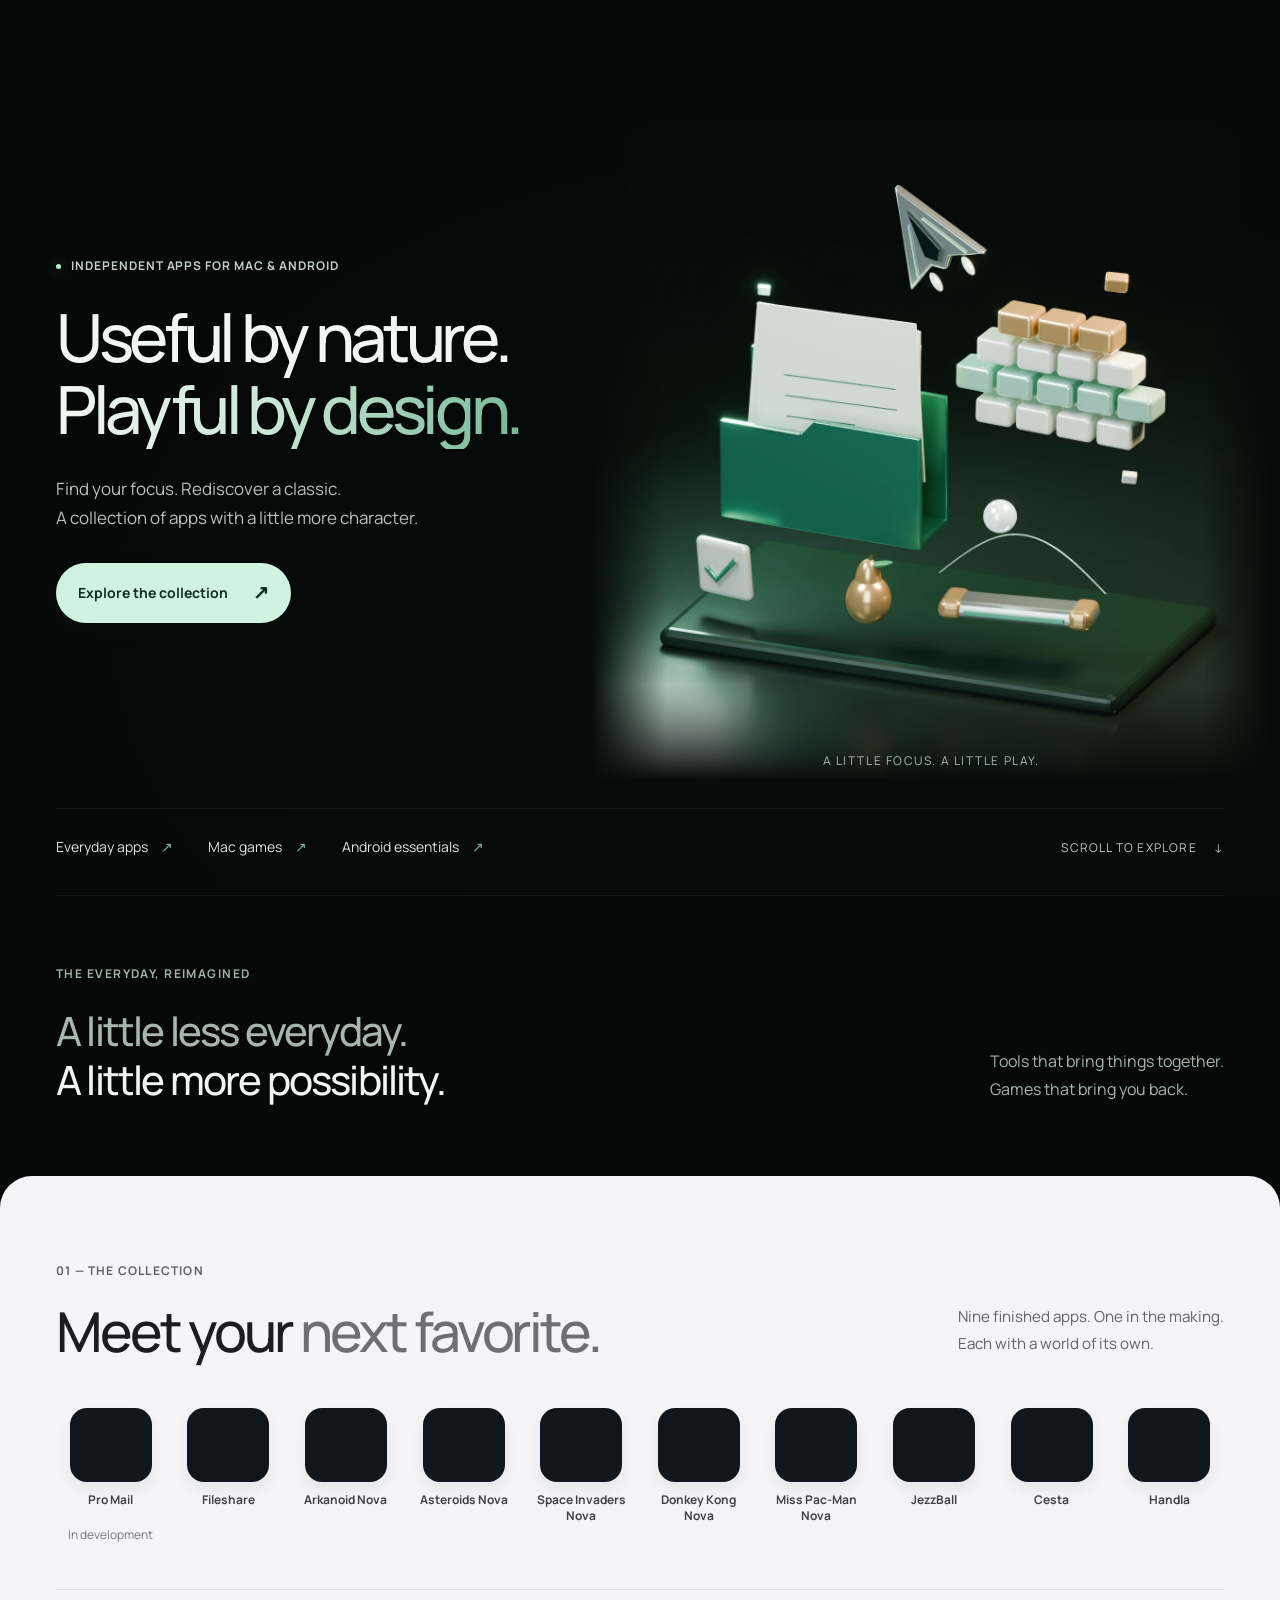
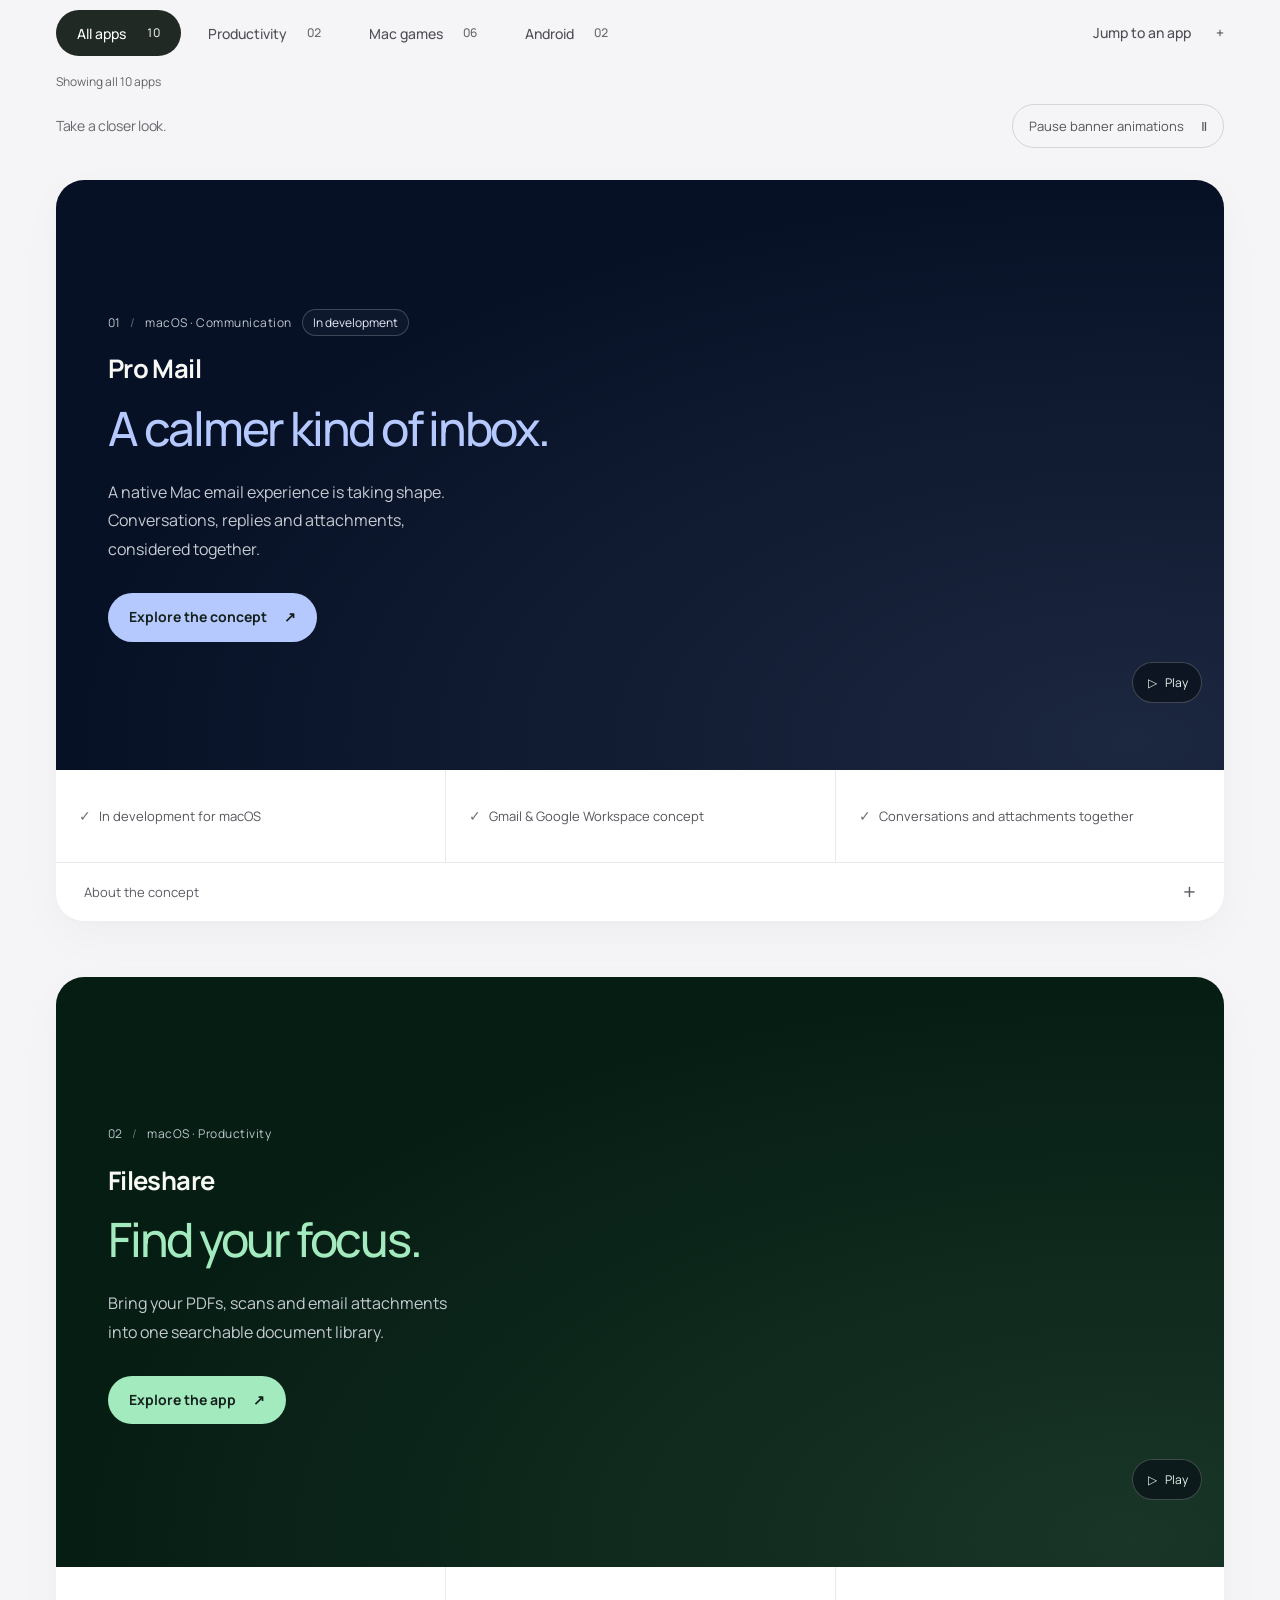
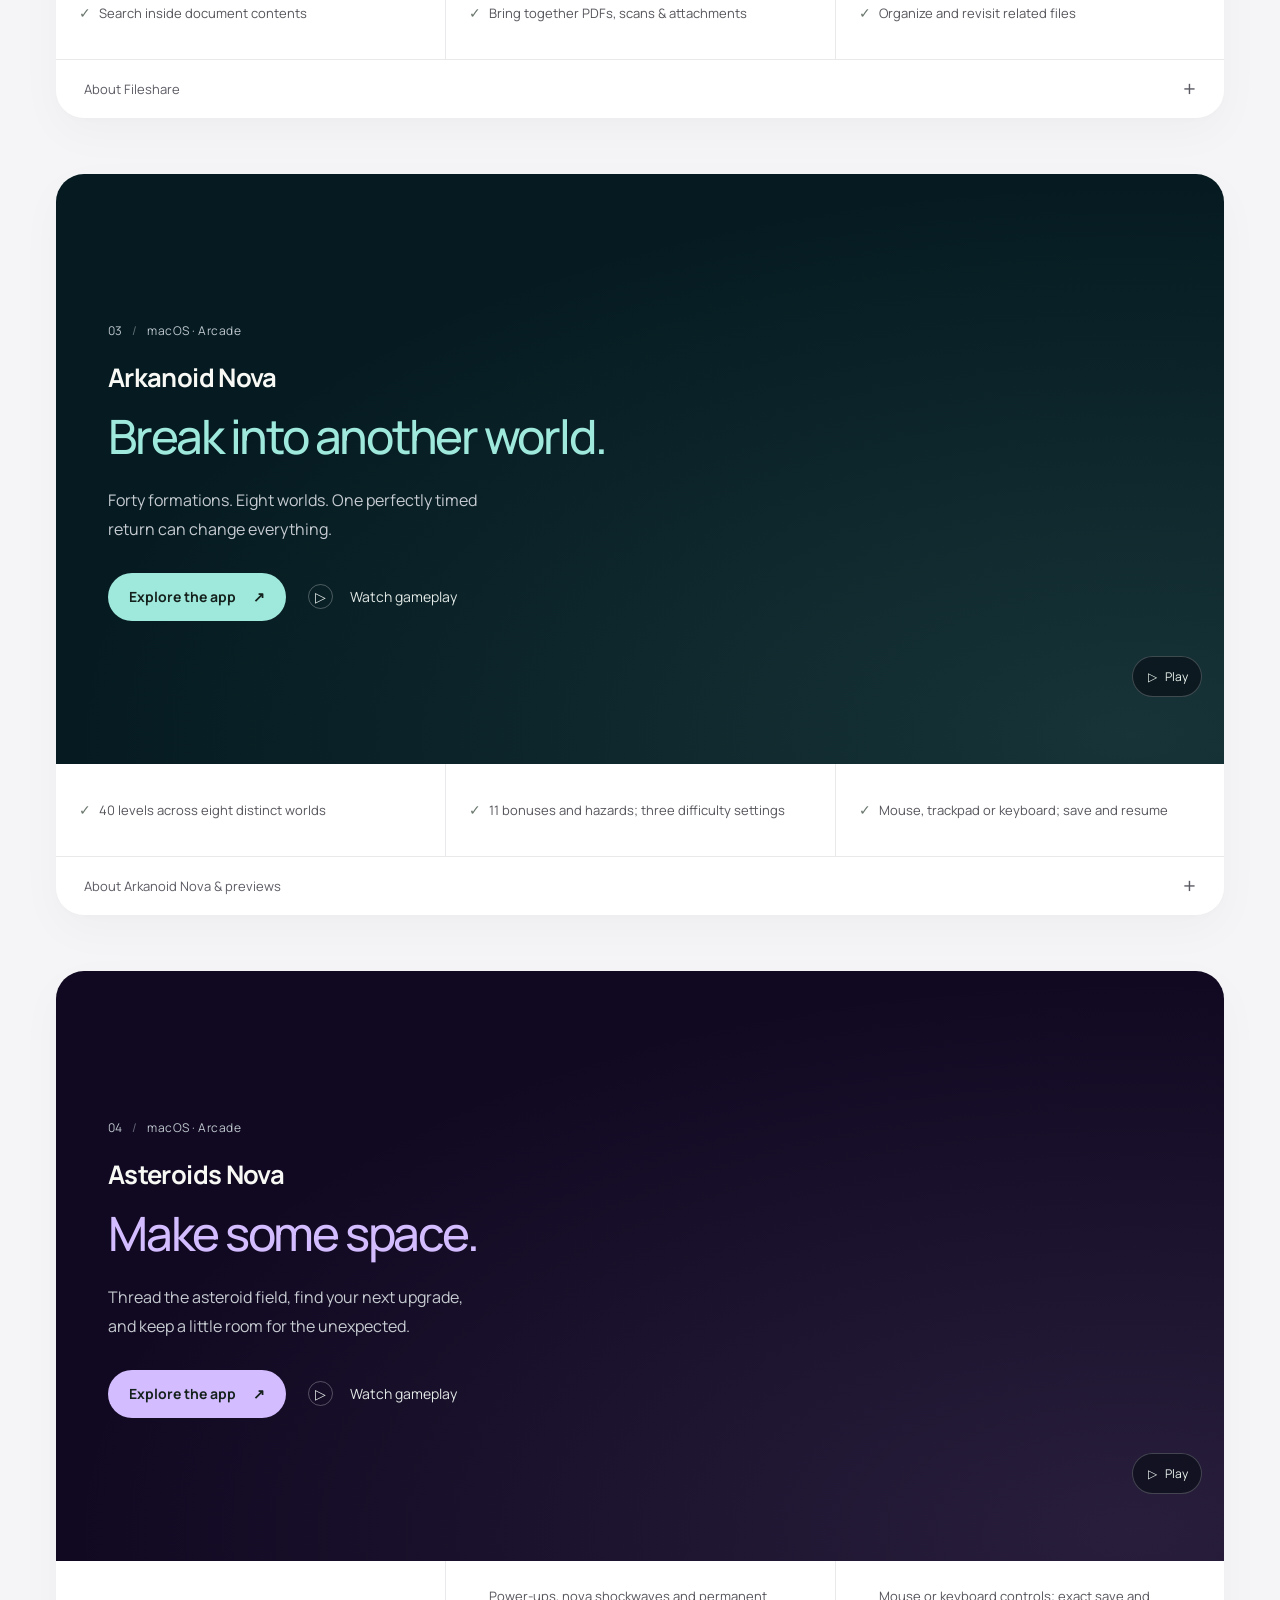
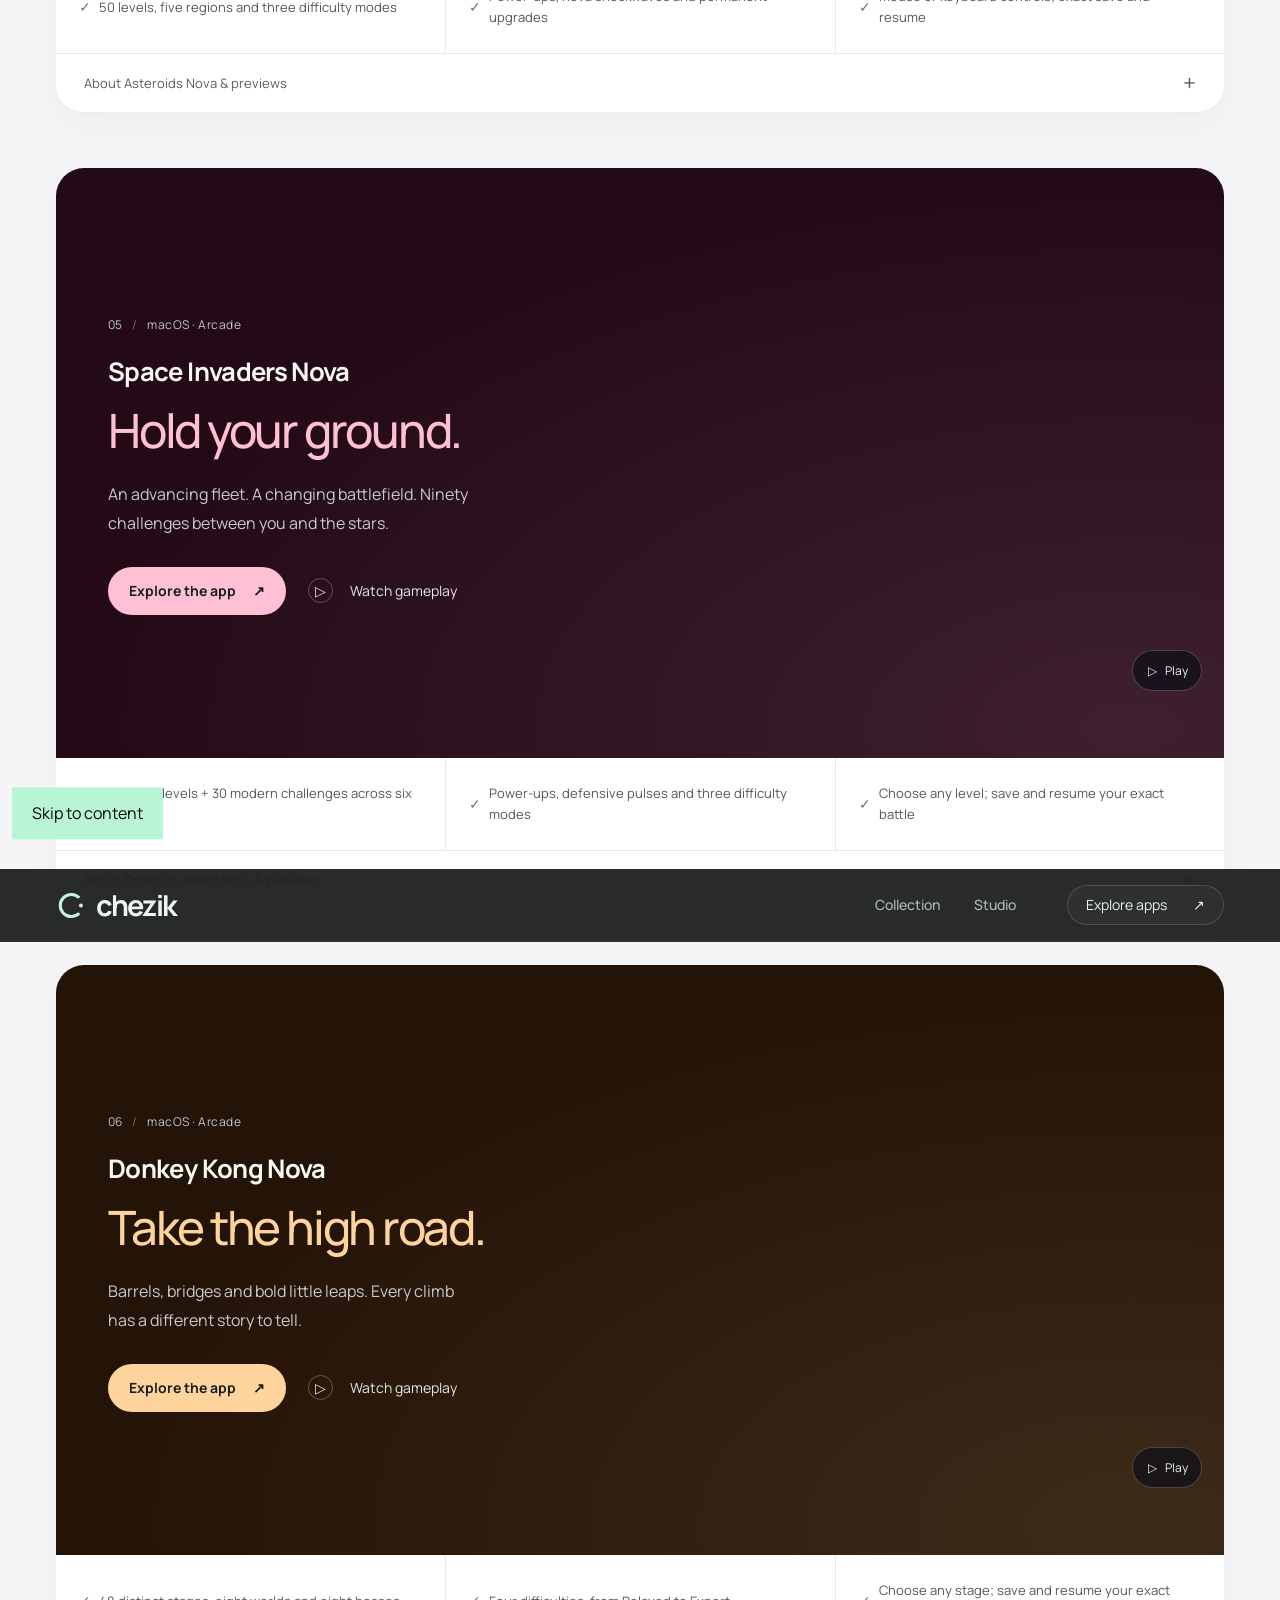
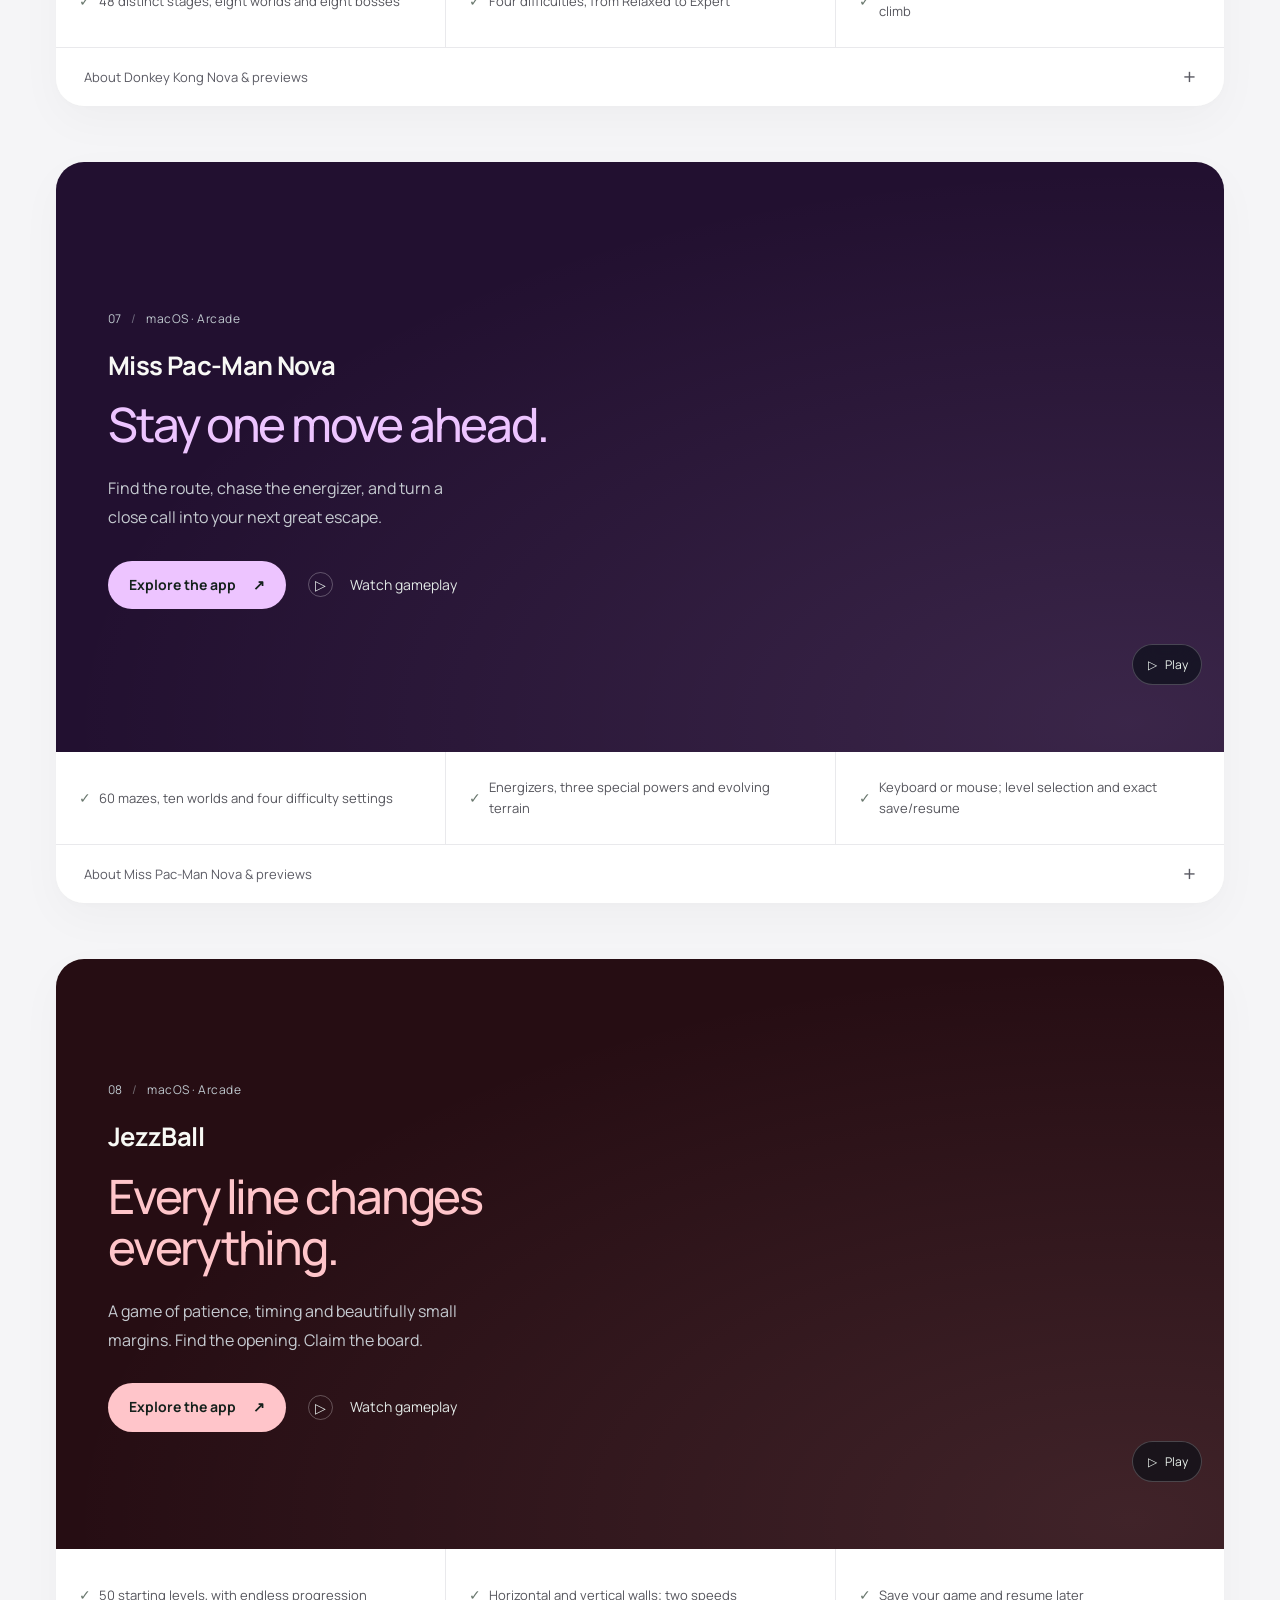
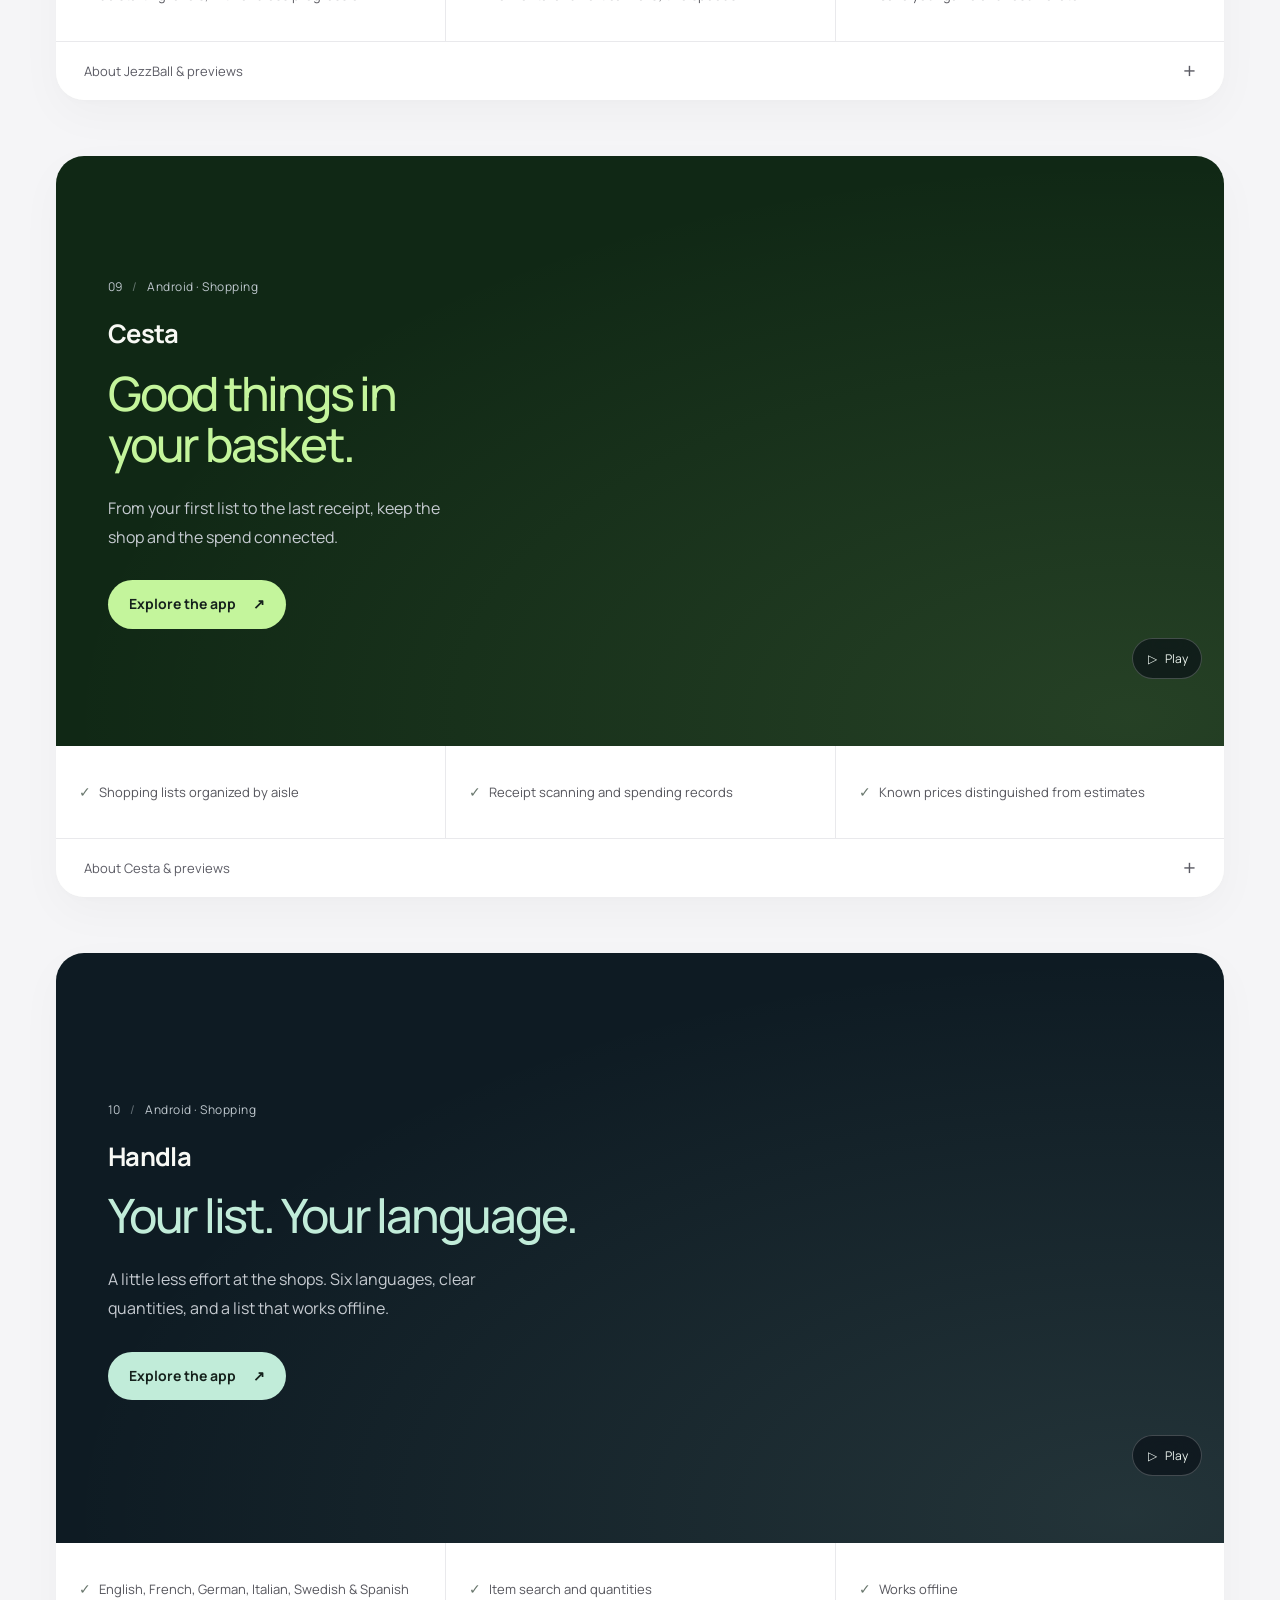
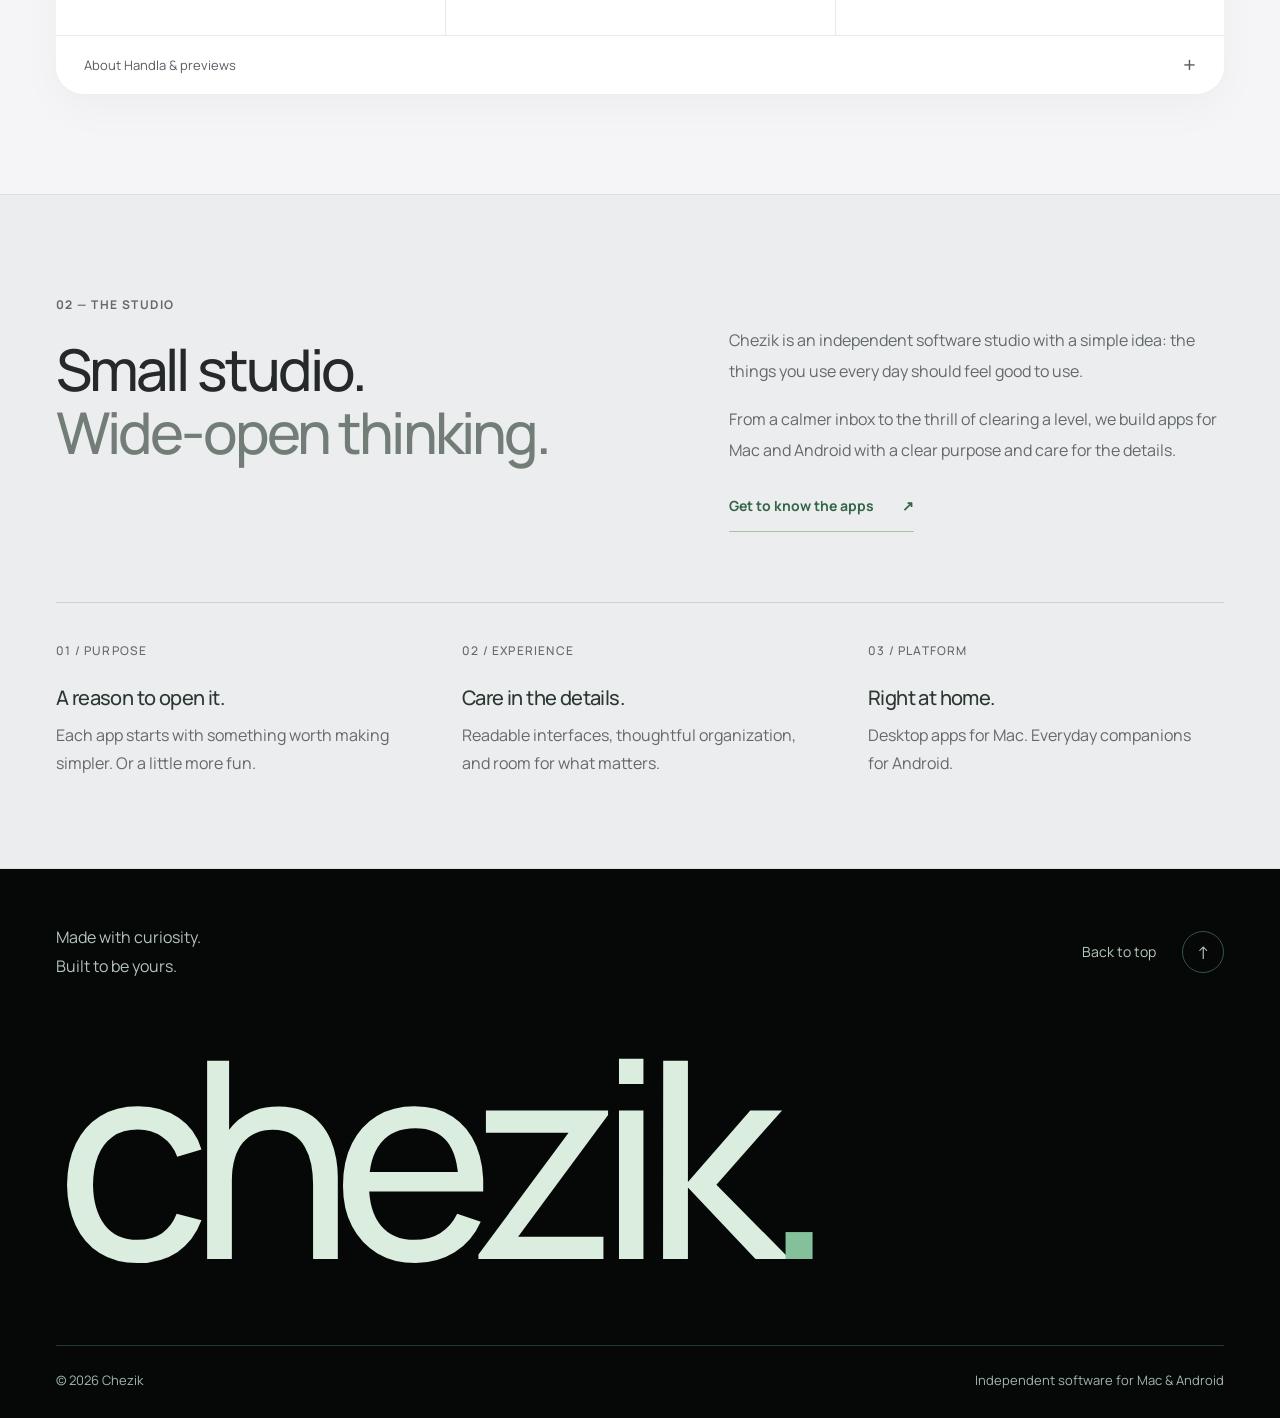
<file: apps/donkey-kong/index.html>
<!doctype html><html lang="en"><head><meta charset="utf-8"><meta http-equiv="Content-Security-Policy" content="default-src &#x27;self&#x27;; script-src &#x27;self&#x27;; style-src &#x27;self&#x27;; img-src &#x27;self&#x27; data:; font-src &#x27;self&#x27;; base-uri &#x27;none&#x27;; object-src &#x27;none&#x27;; form-action &#x27;none&#x27;"><meta name="referrer" content="strict-origin-when-cross-origin"><meta name="viewport" content="width=device-width,initial-scale=1"><meta name="robots" content="noindex"><meta http-equiv="refresh" content="0;url=/#donkey-kong"><link rel="canonical" href="https://chezik.com/#donkey-kong"><title>Continue to Chezik</title></head><body><a href="/#donkey-kong">Continue to Chezik</a></body></html>
</file>
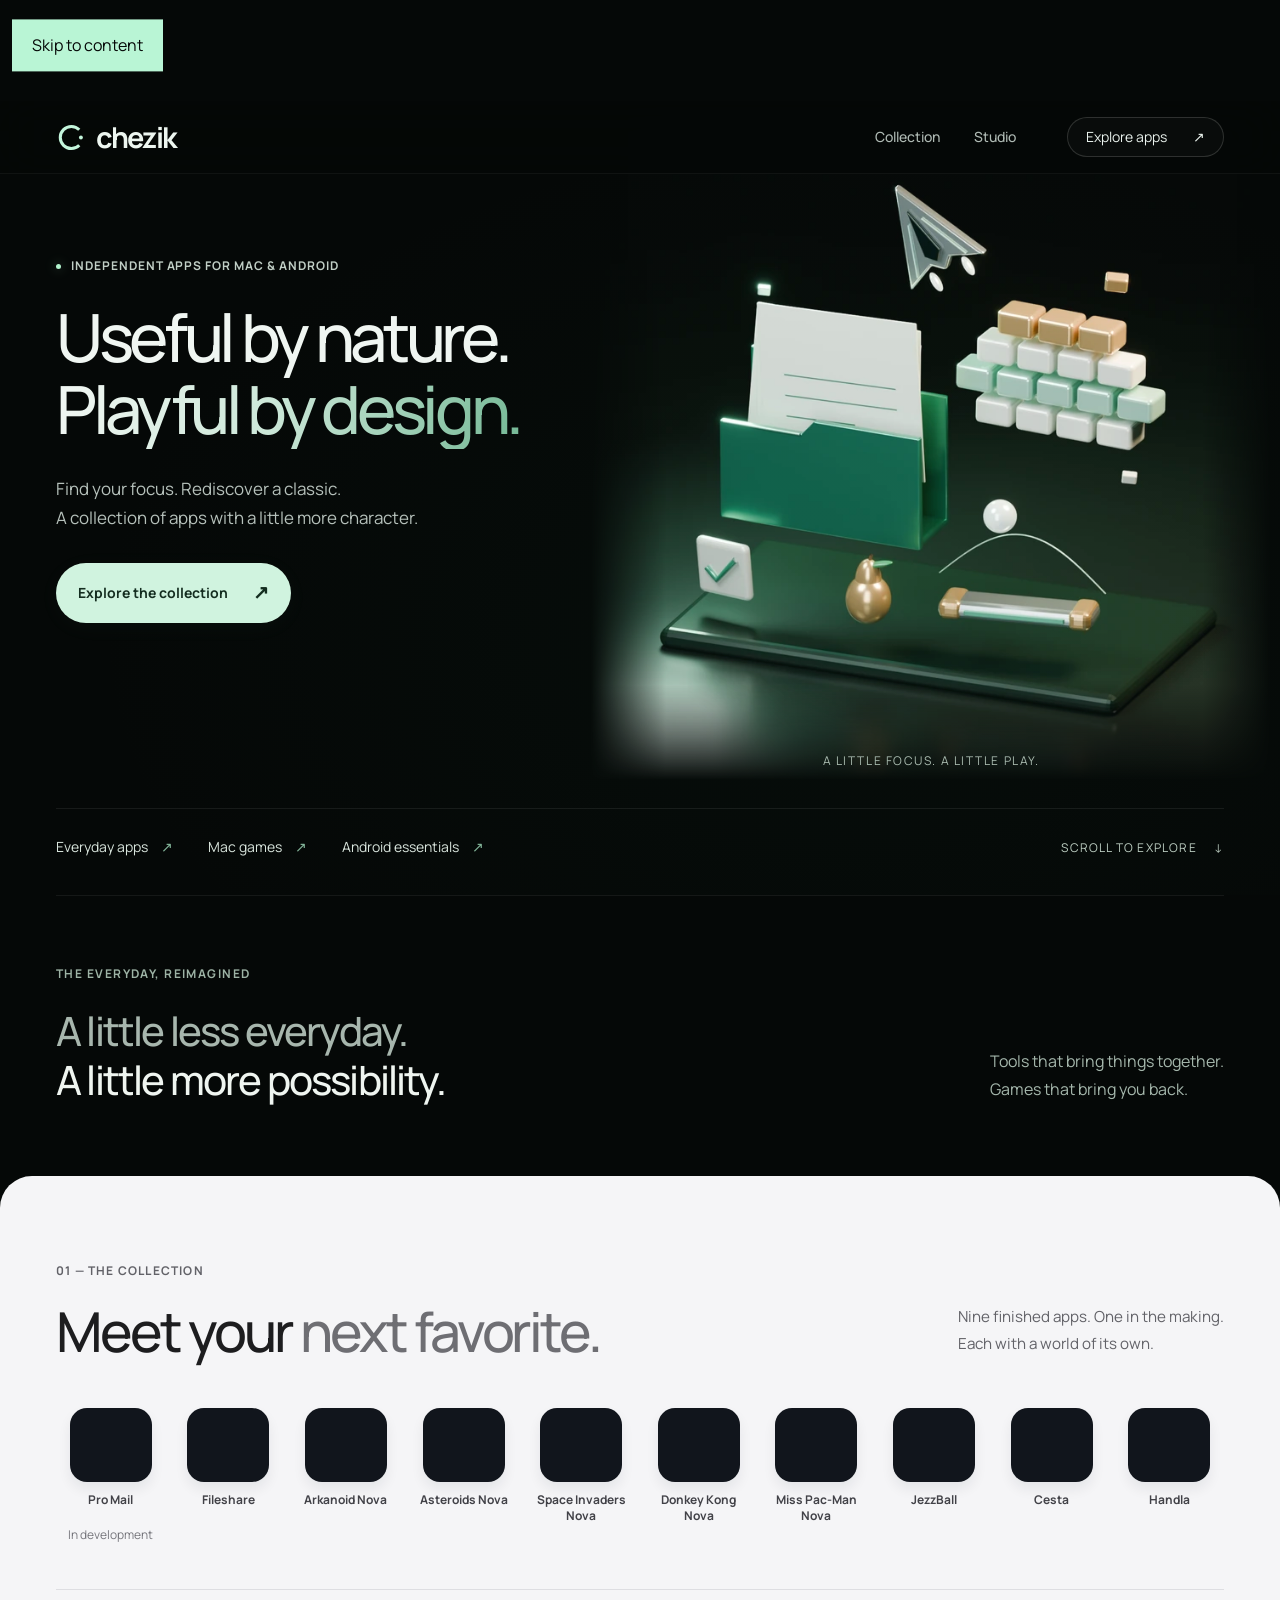
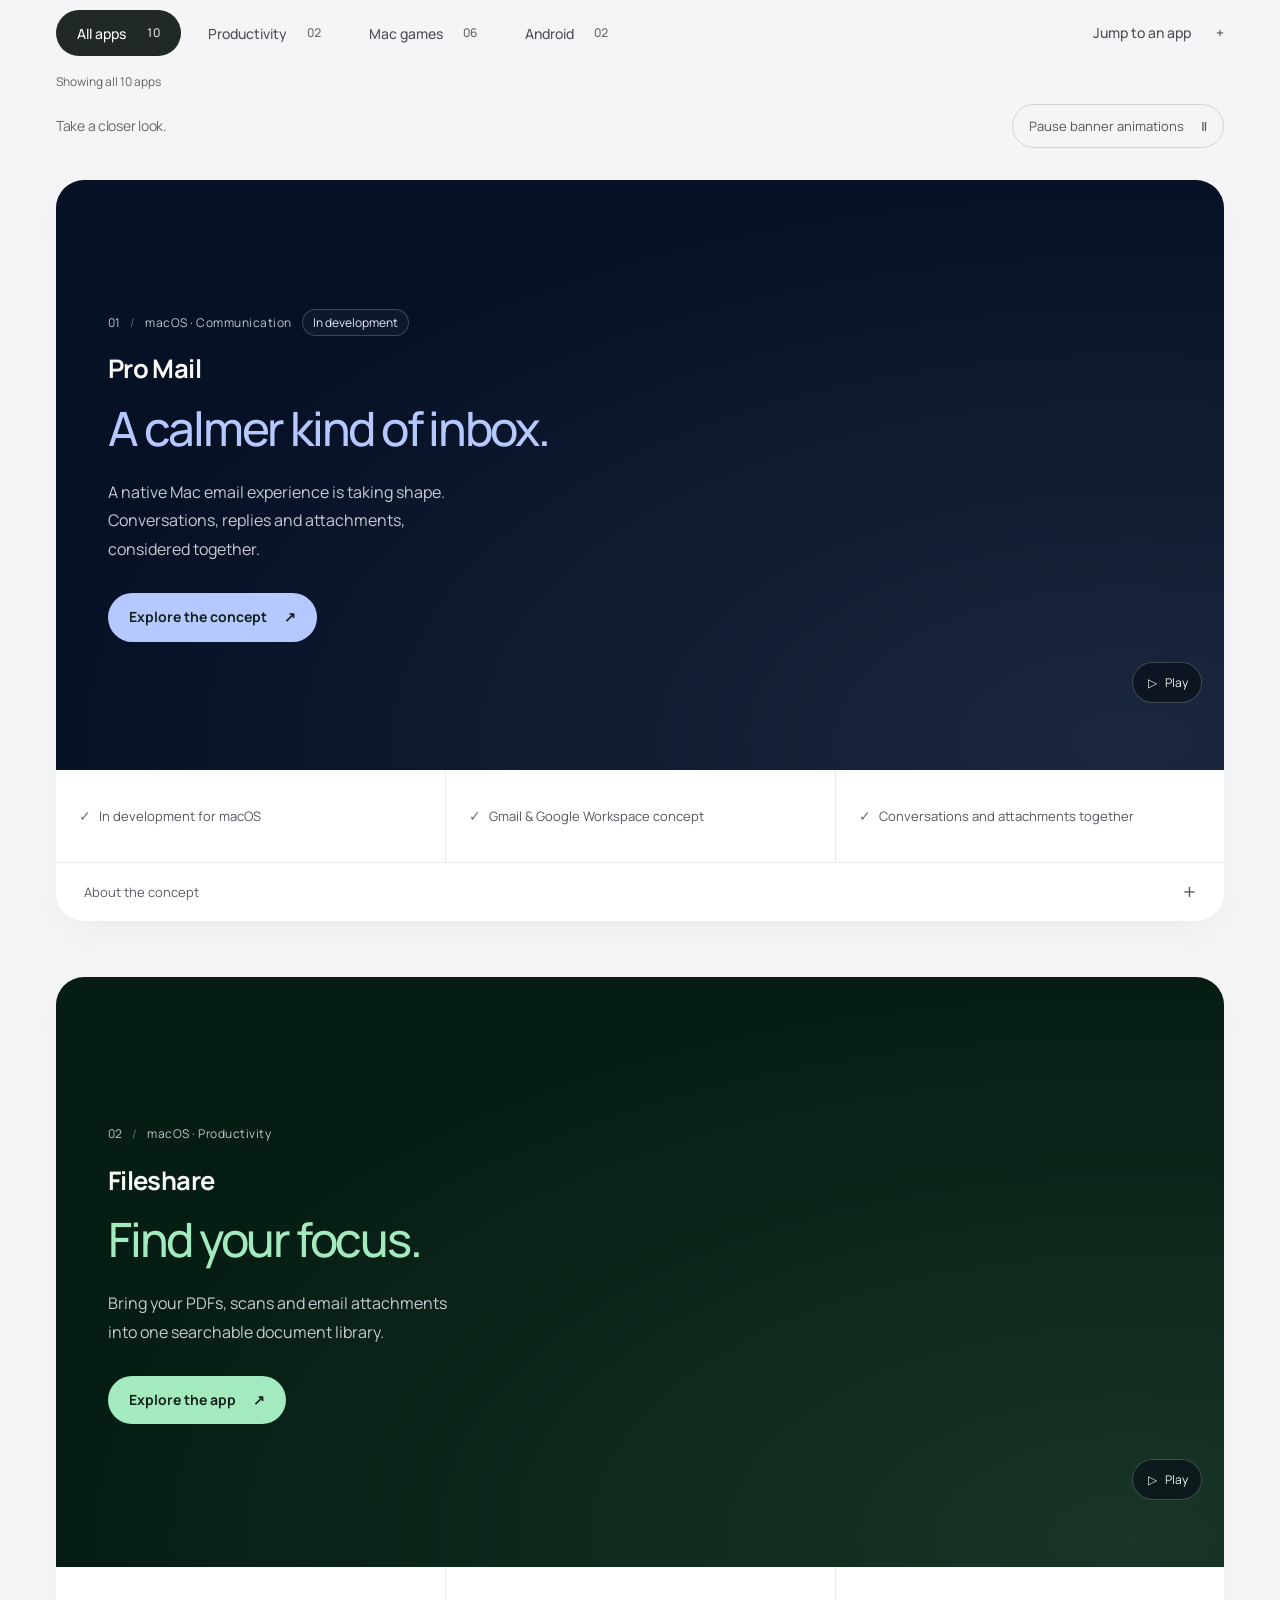
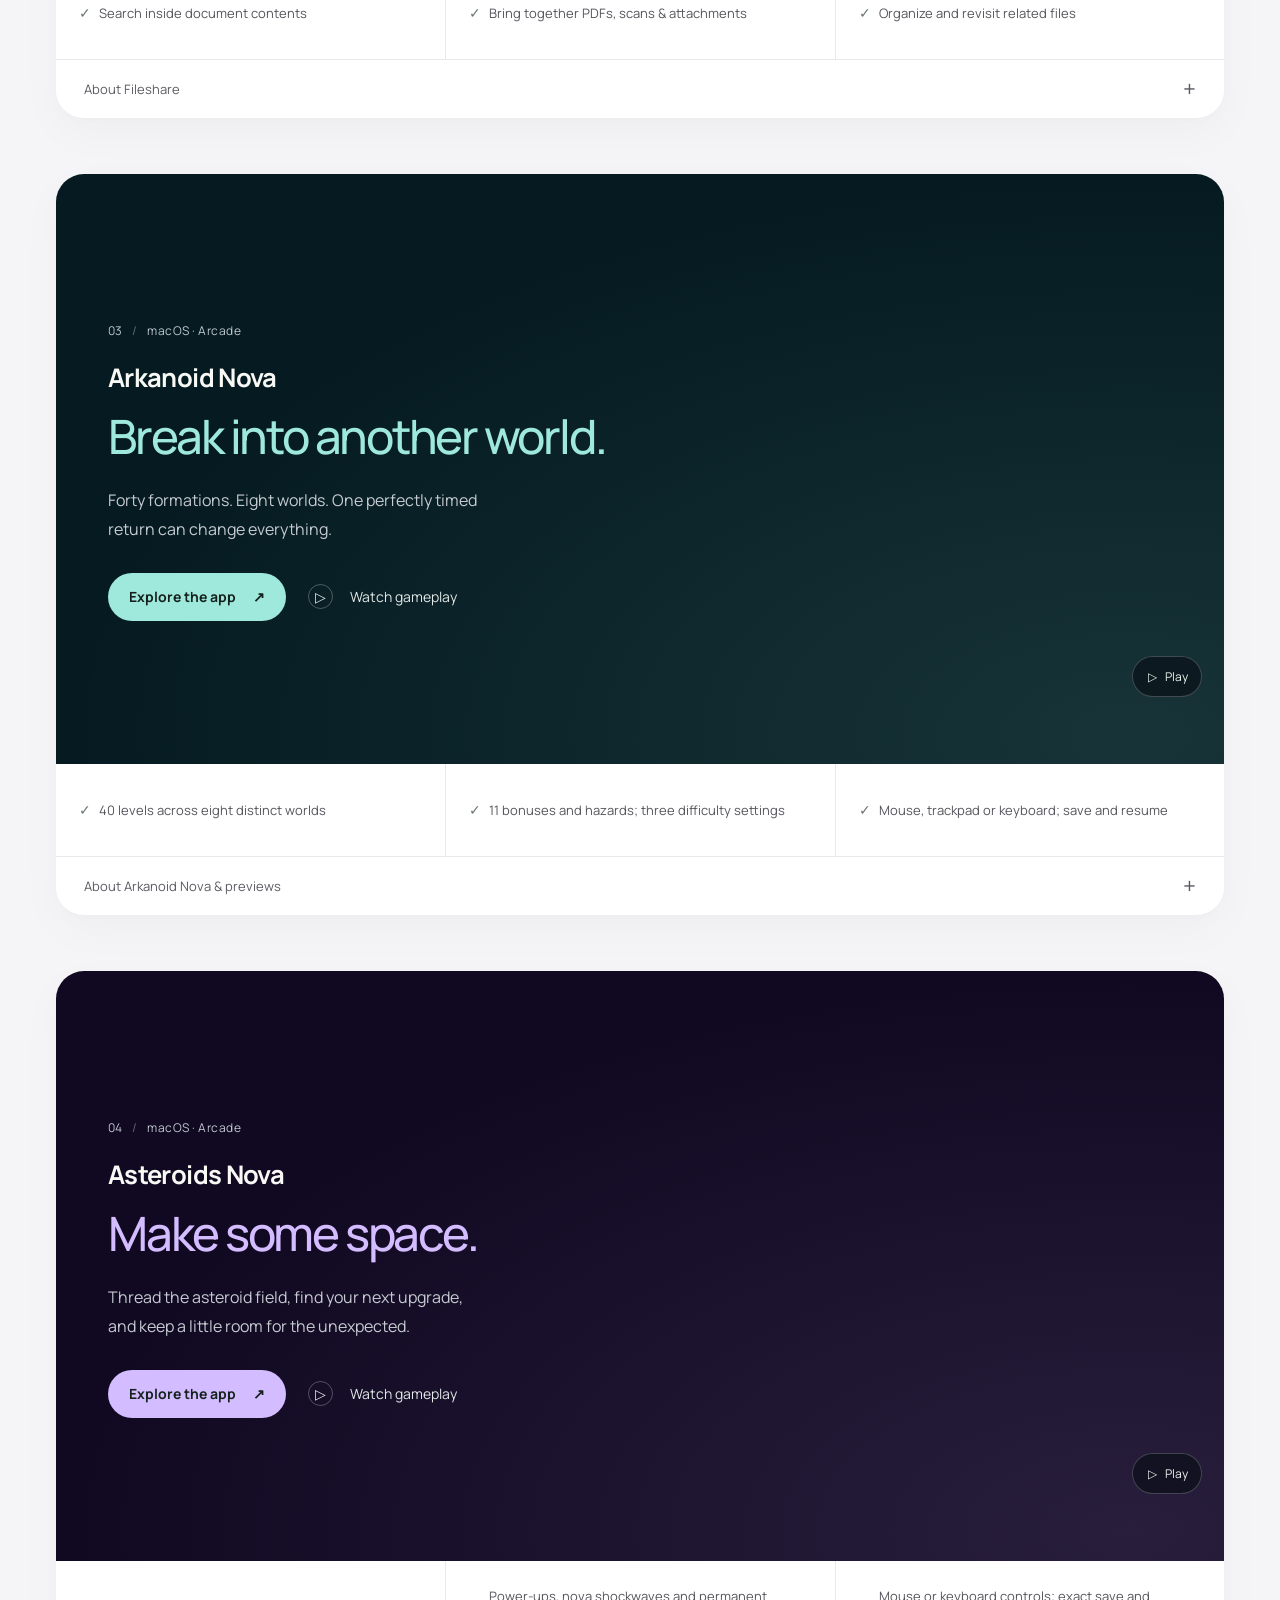
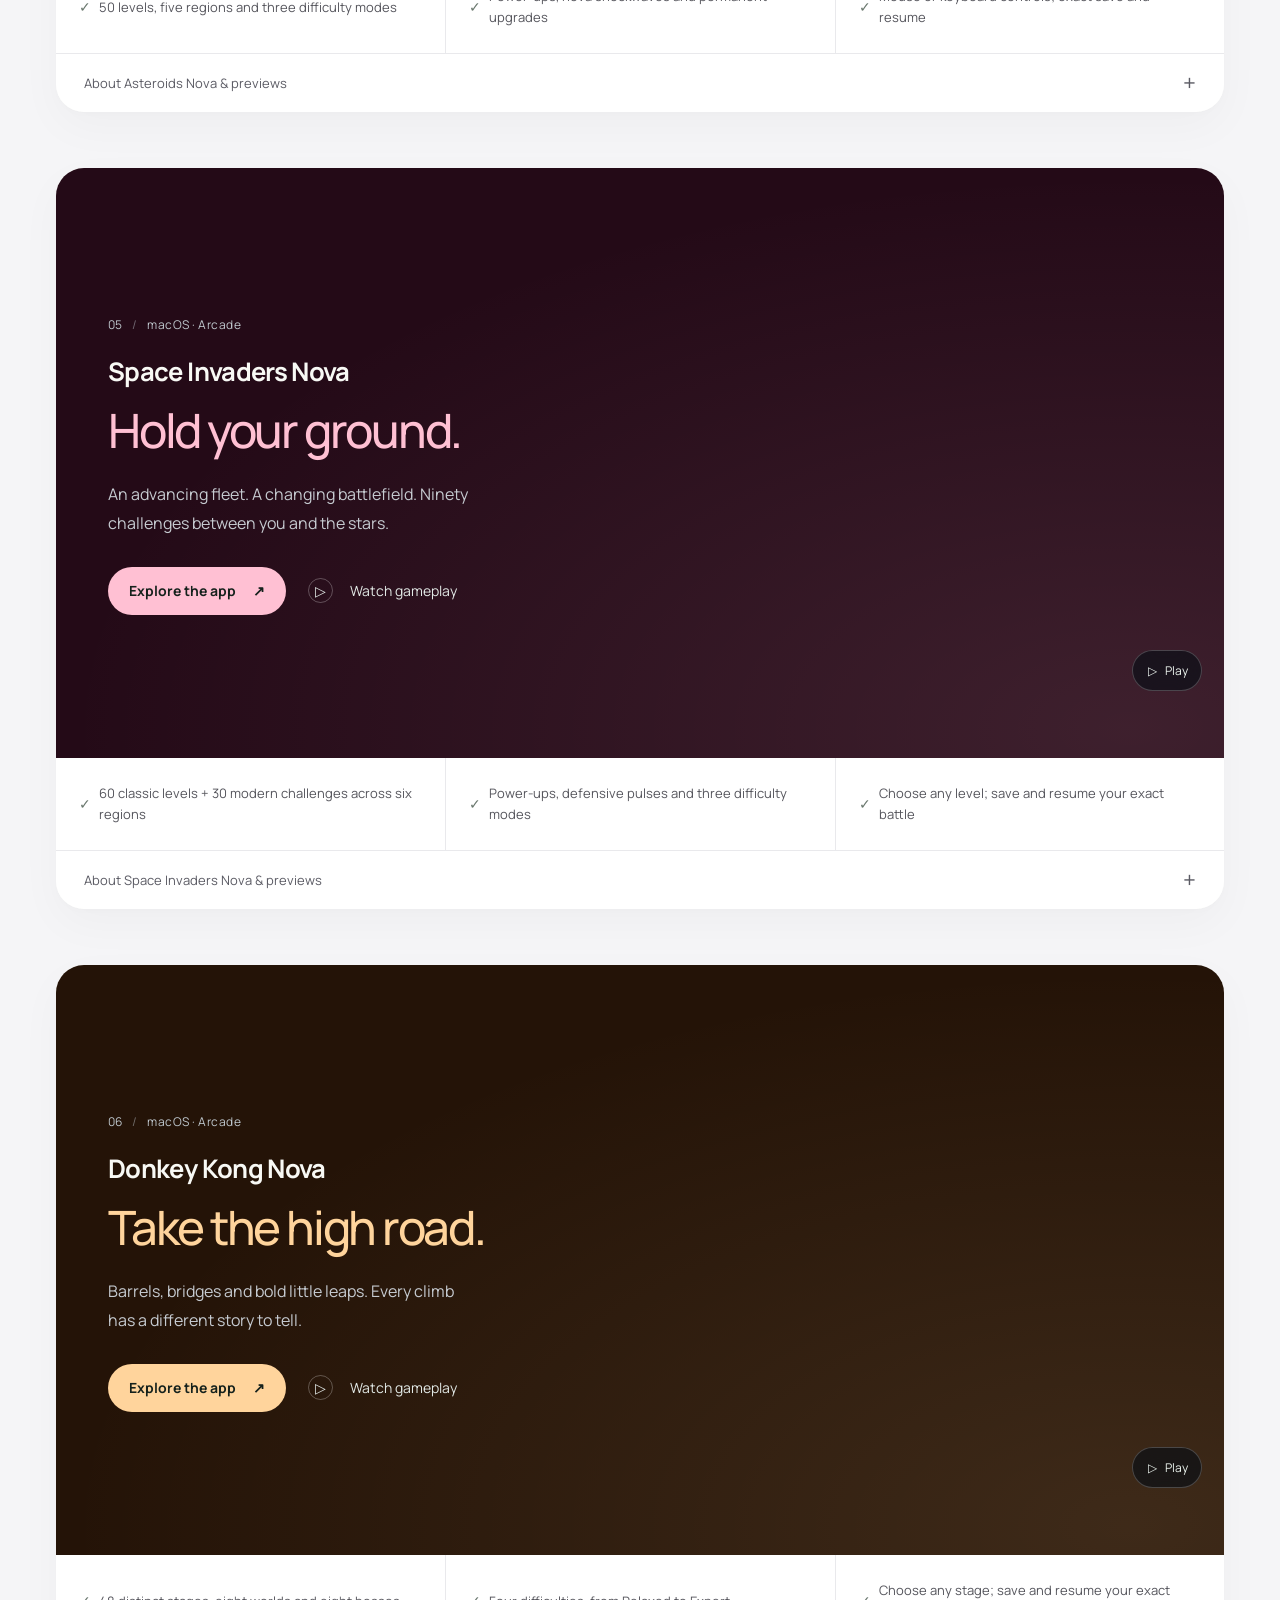
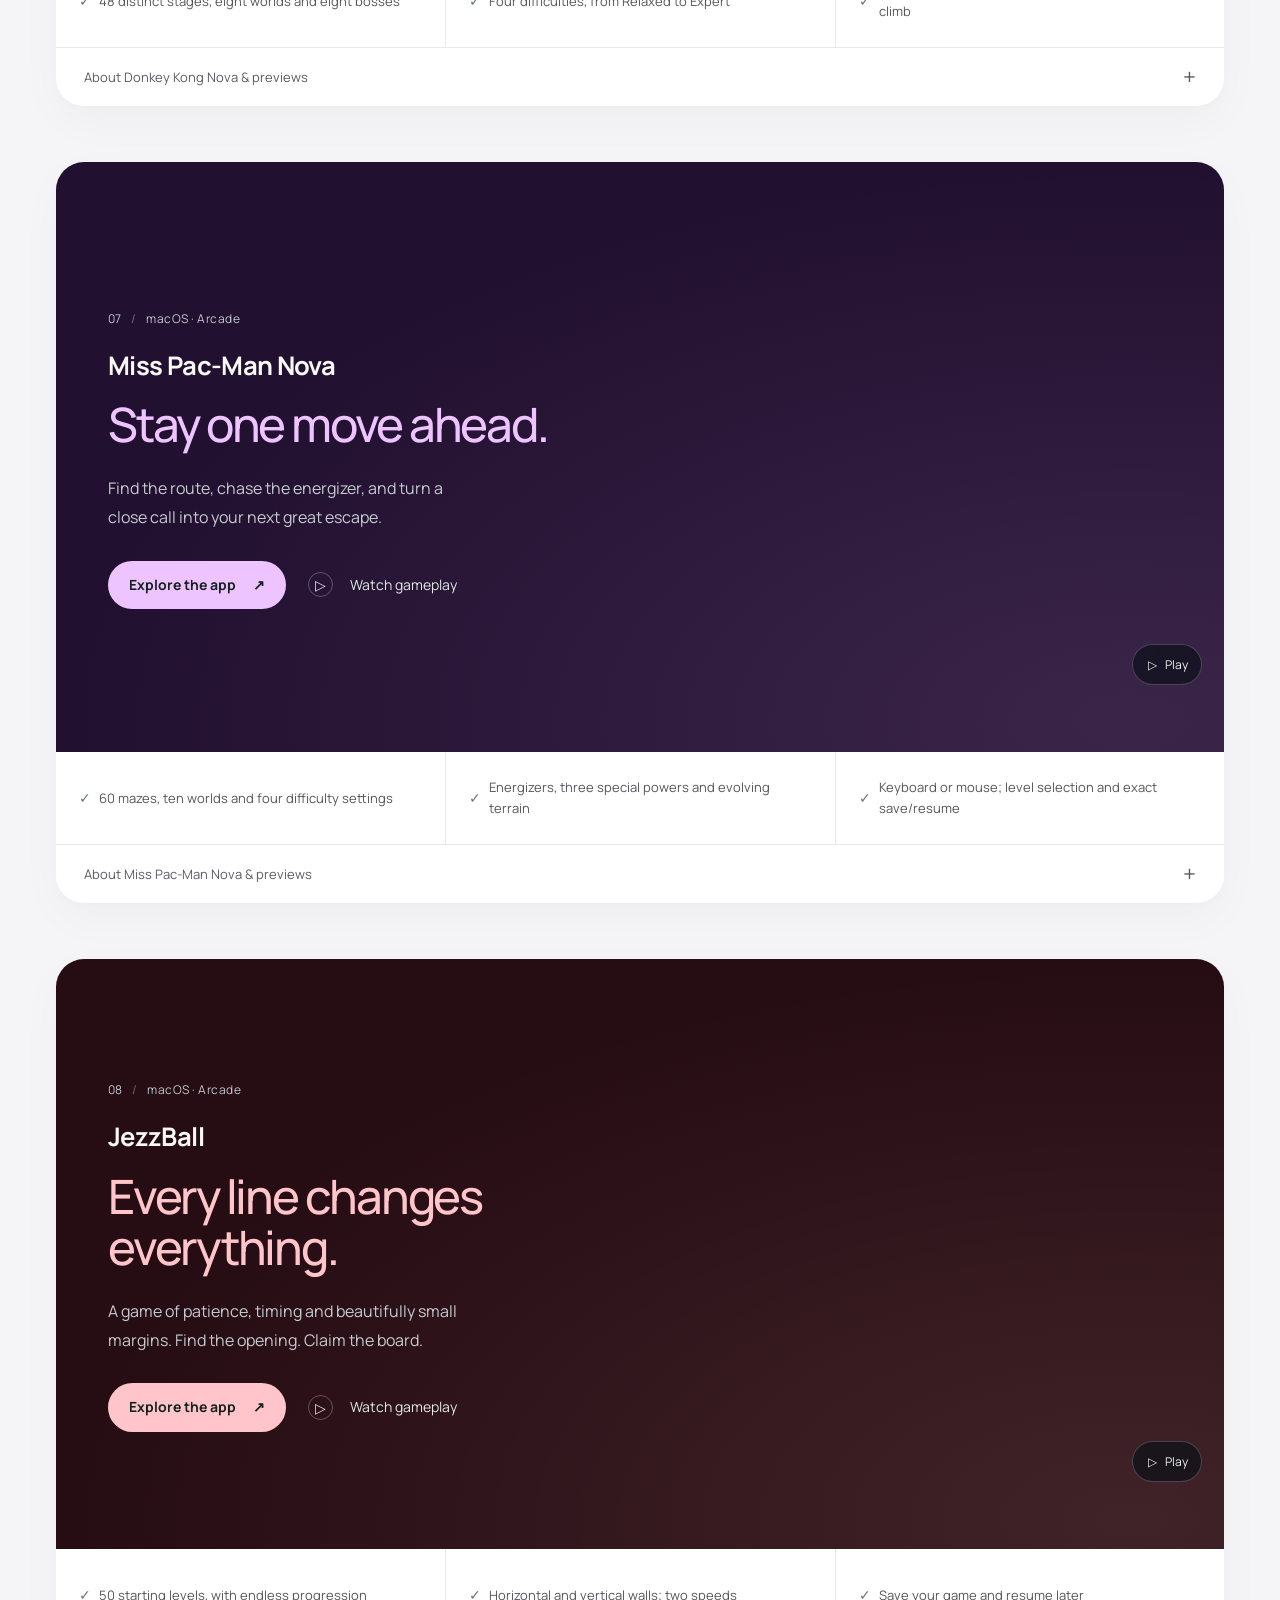
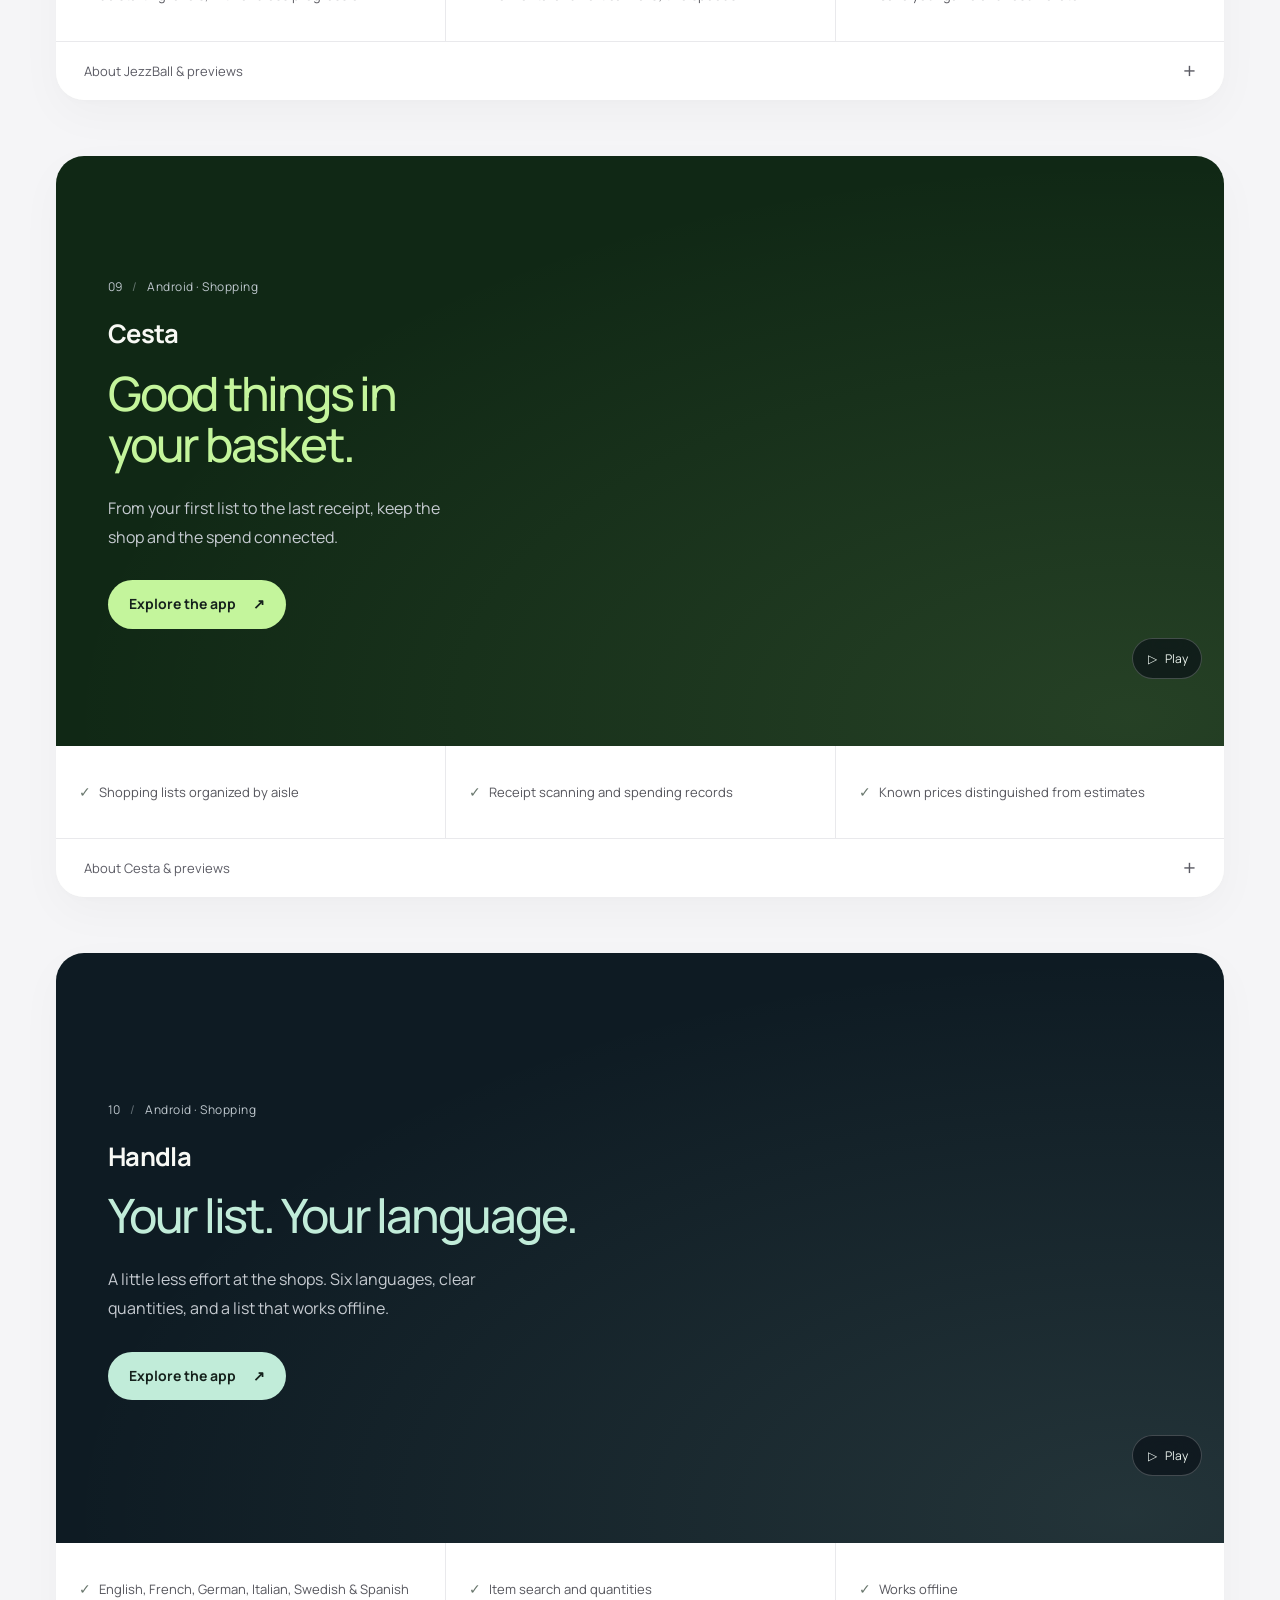
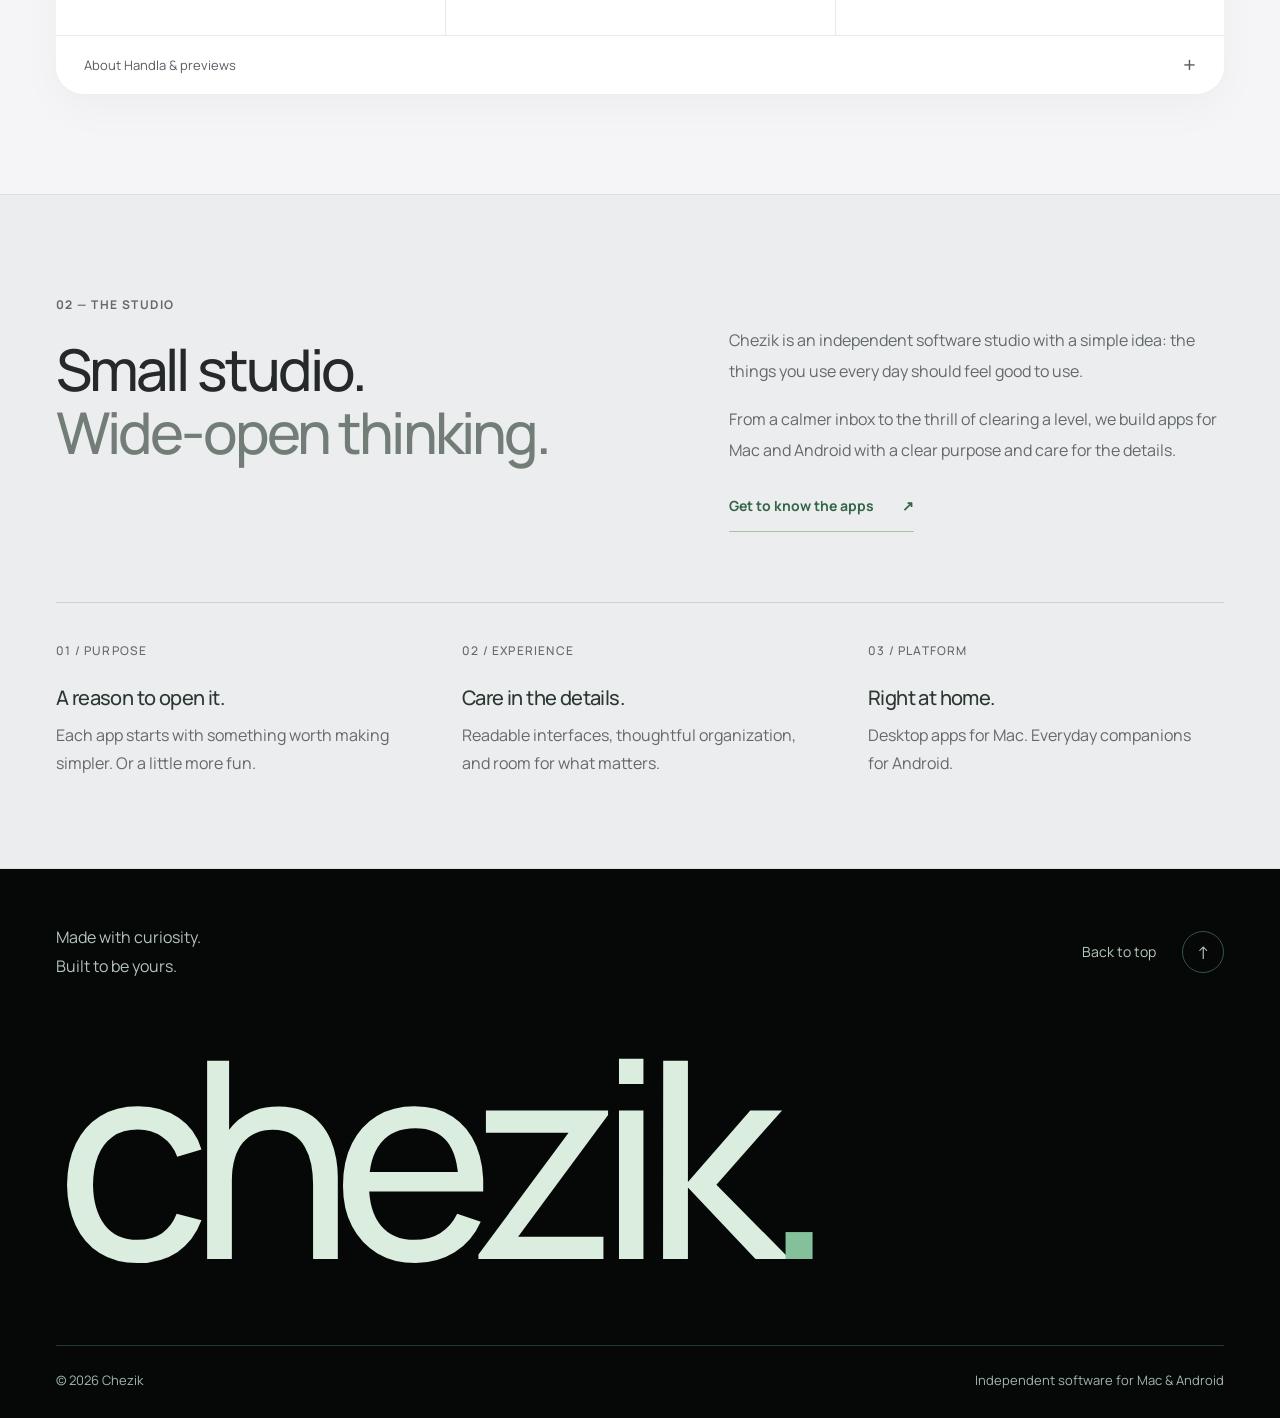
<file: apps/fileshare/index.html>
<!doctype html><html lang="en"><head><meta charset="utf-8"><meta http-equiv="Content-Security-Policy" content="default-src &#x27;self&#x27;; script-src &#x27;self&#x27;; style-src &#x27;self&#x27;; img-src &#x27;self&#x27; data:; font-src &#x27;self&#x27;; base-uri &#x27;none&#x27;; object-src &#x27;none&#x27;; form-action &#x27;none&#x27;"><meta name="referrer" content="strict-origin-when-cross-origin"><meta name="viewport" content="width=device-width,initial-scale=1"><meta name="robots" content="noindex"><meta http-equiv="refresh" content="0;url=/#fileshare"><link rel="canonical" href="https://chezik.com/#fileshare"><title>Continue to Chezik</title></head><body><a href="/#fileshare">Continue to Chezik</a></body></html>
</file>
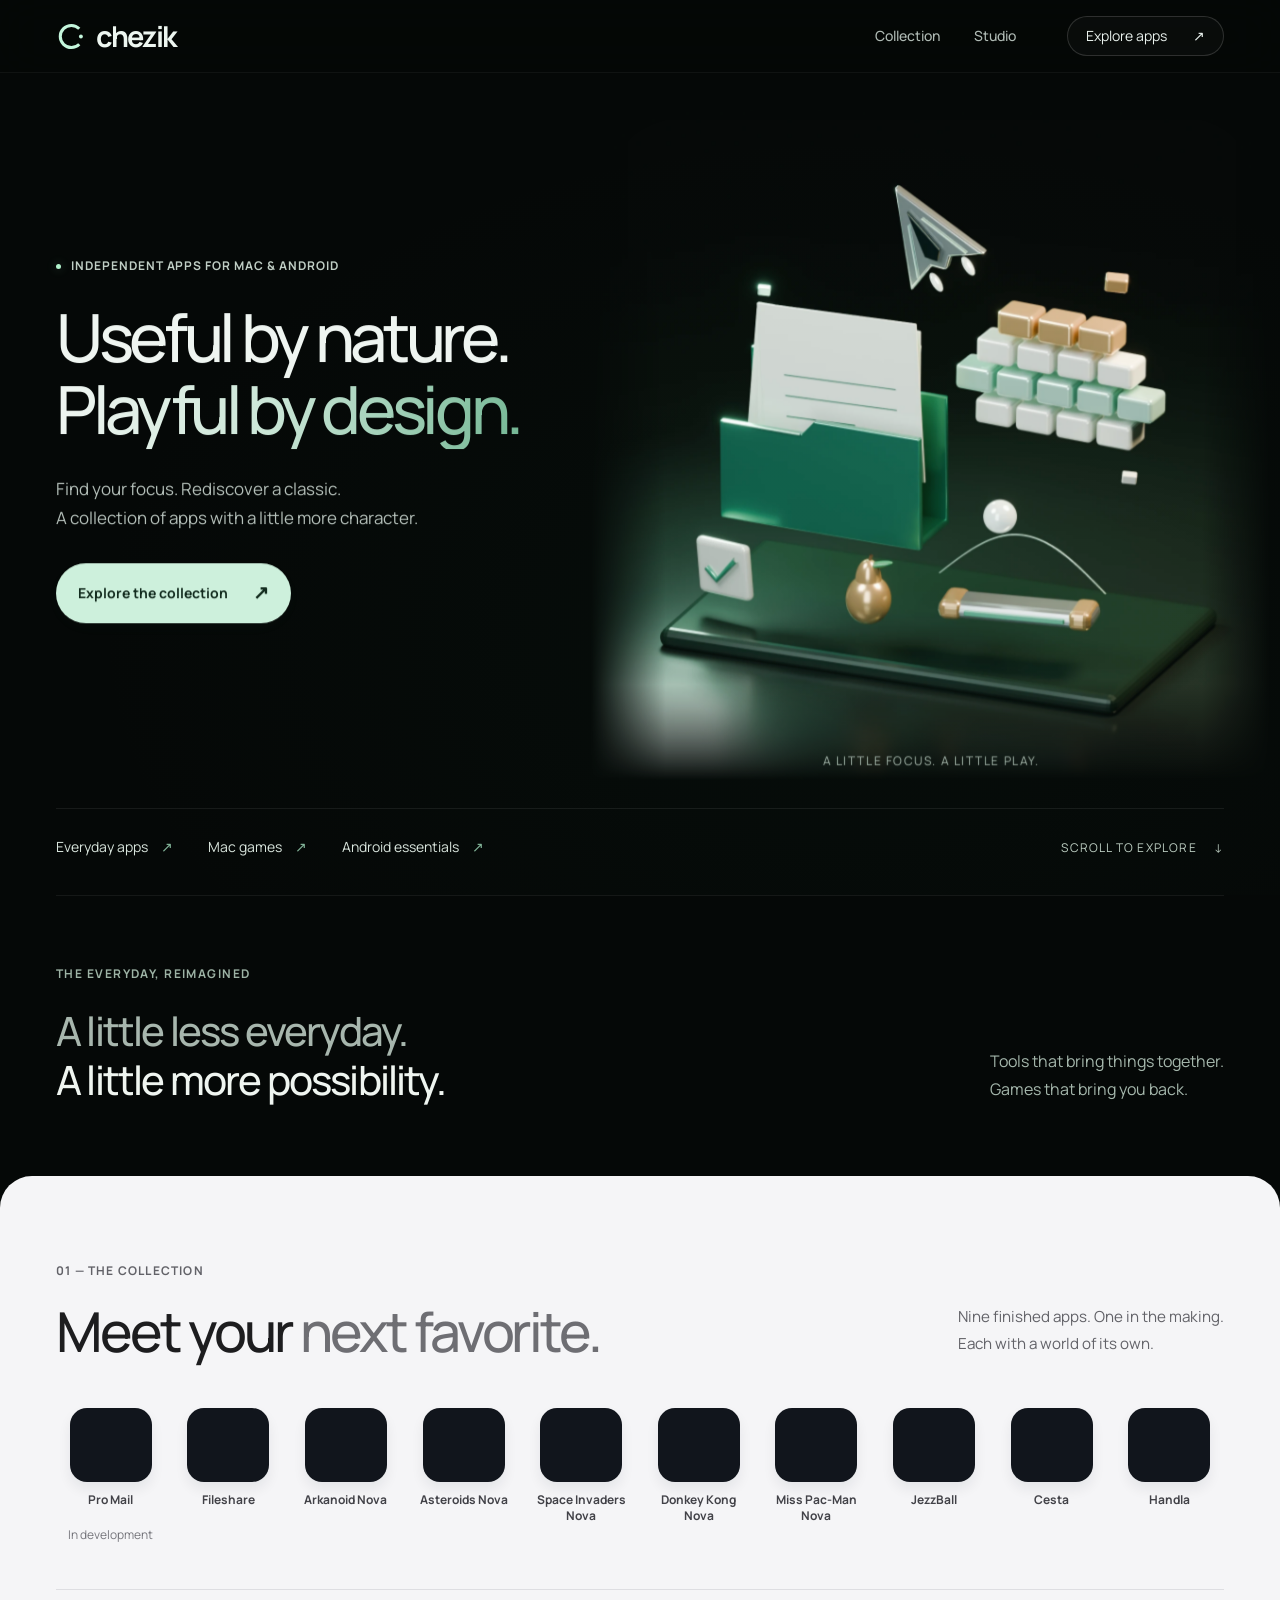
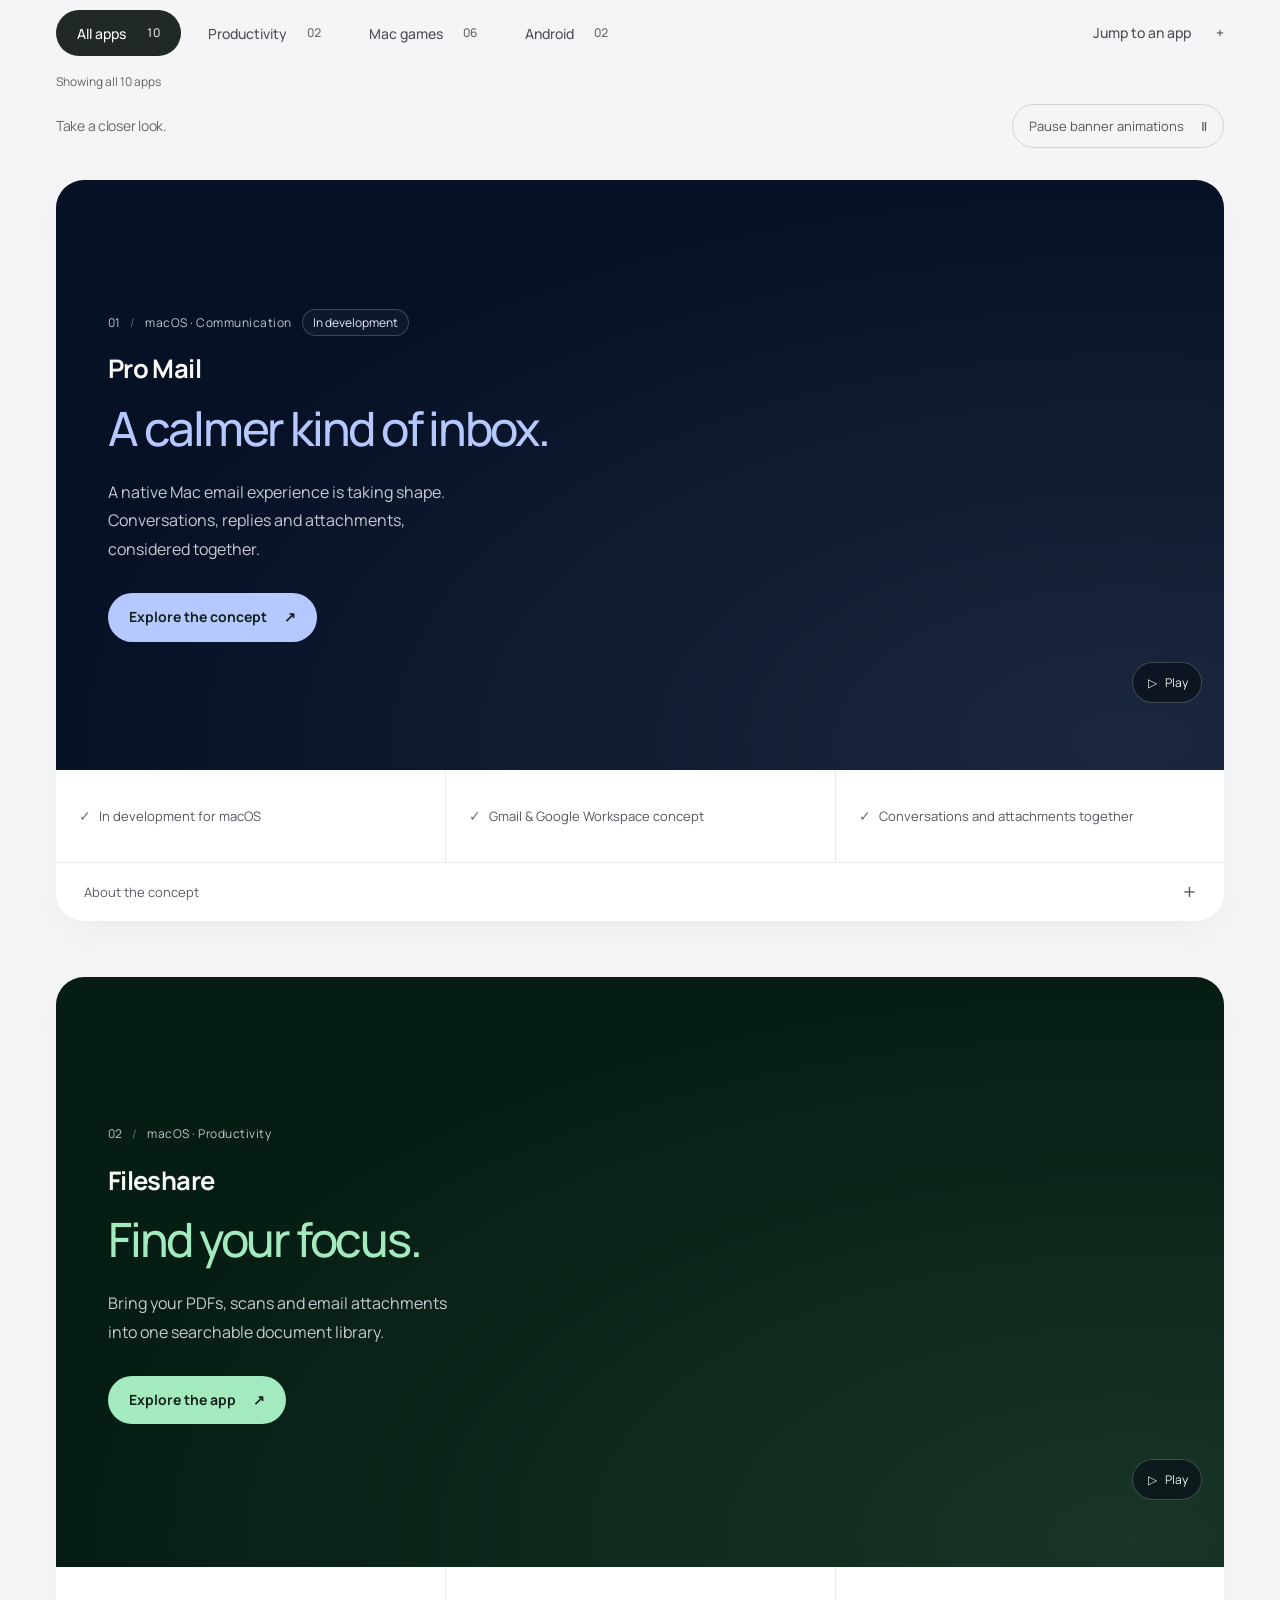
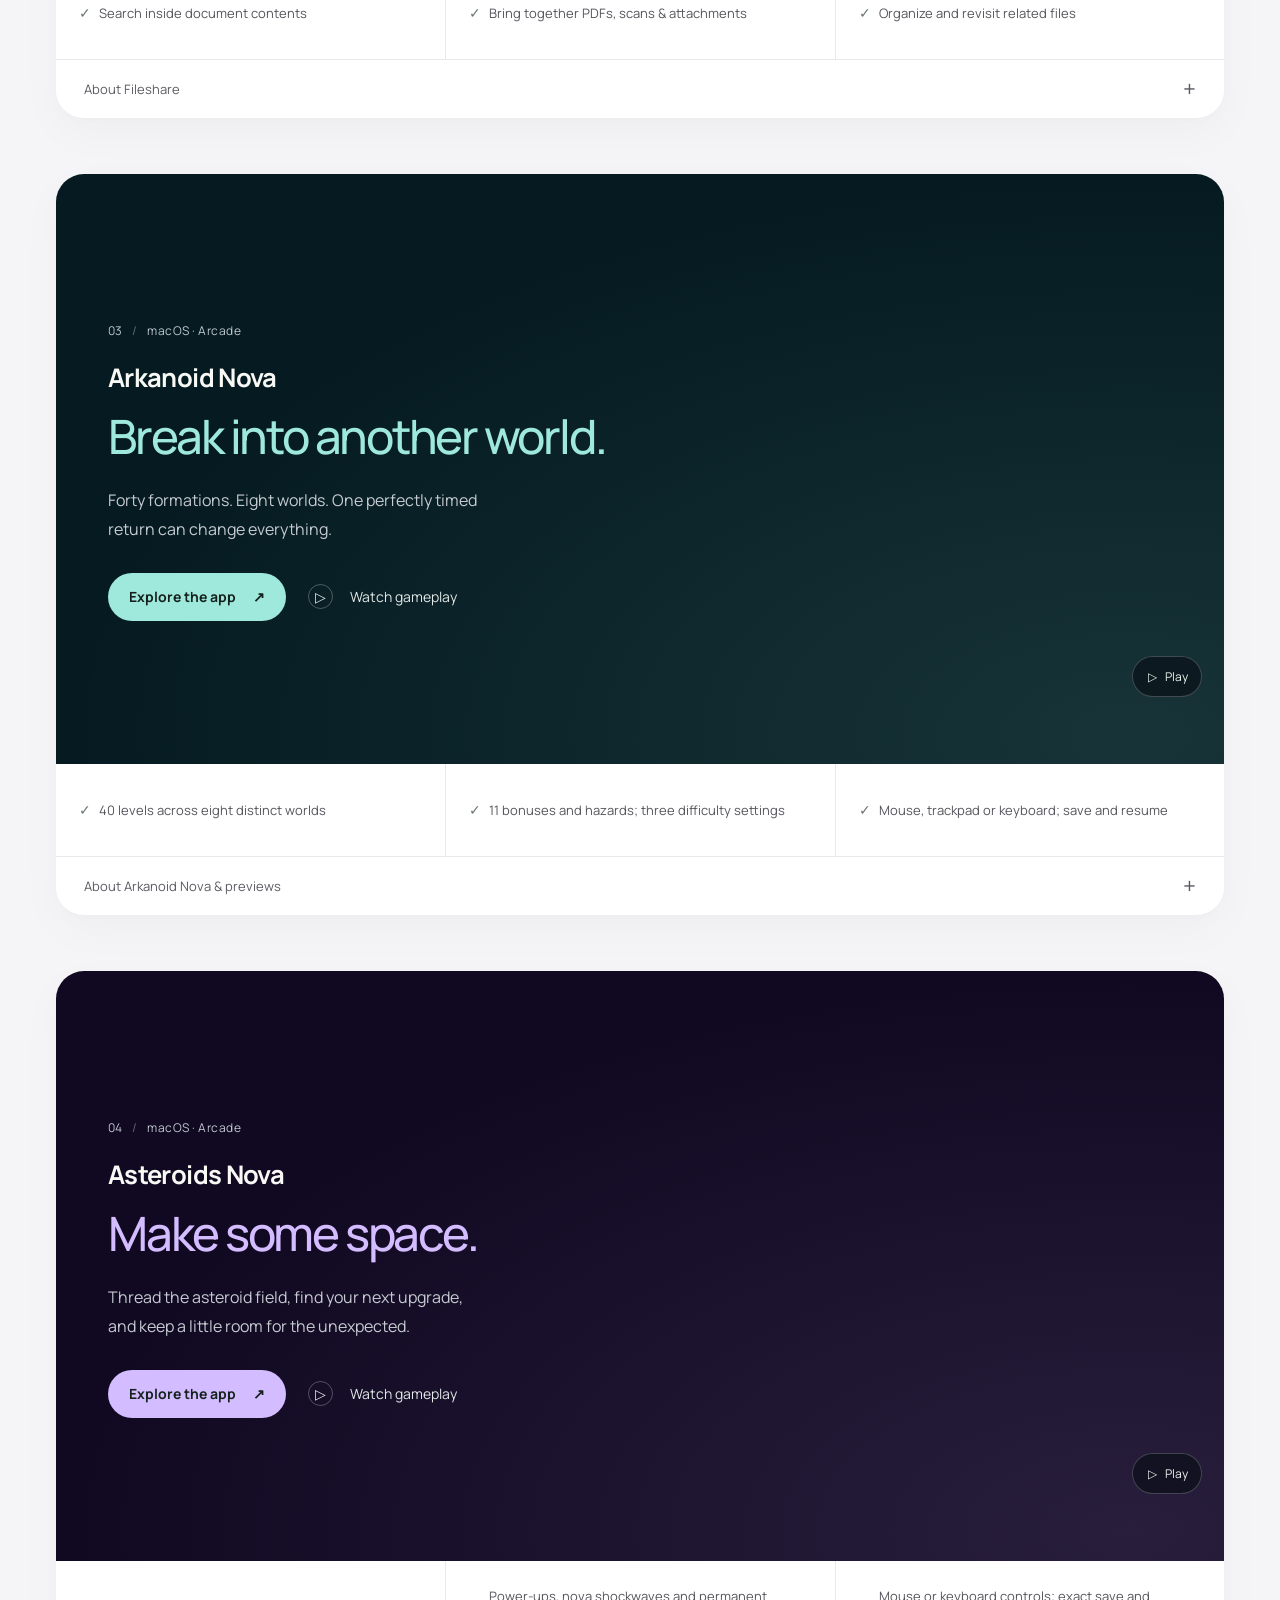
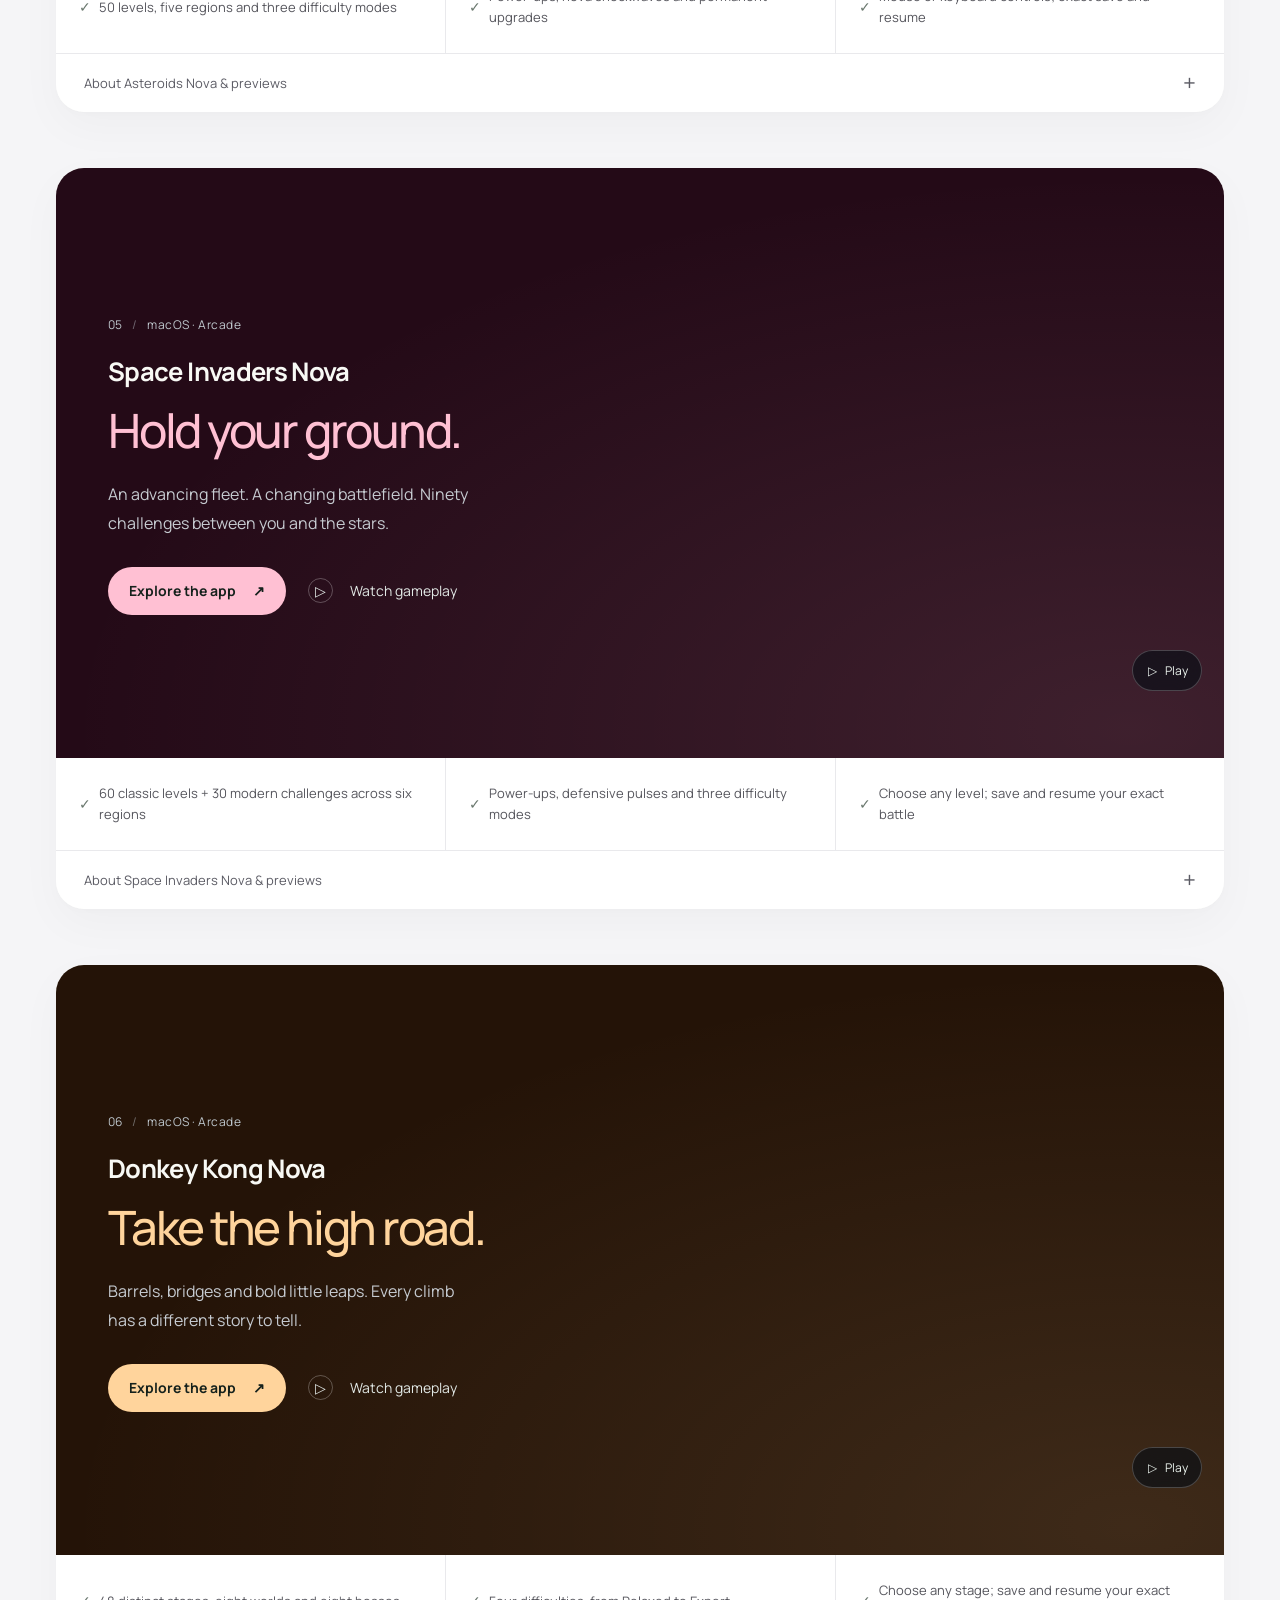
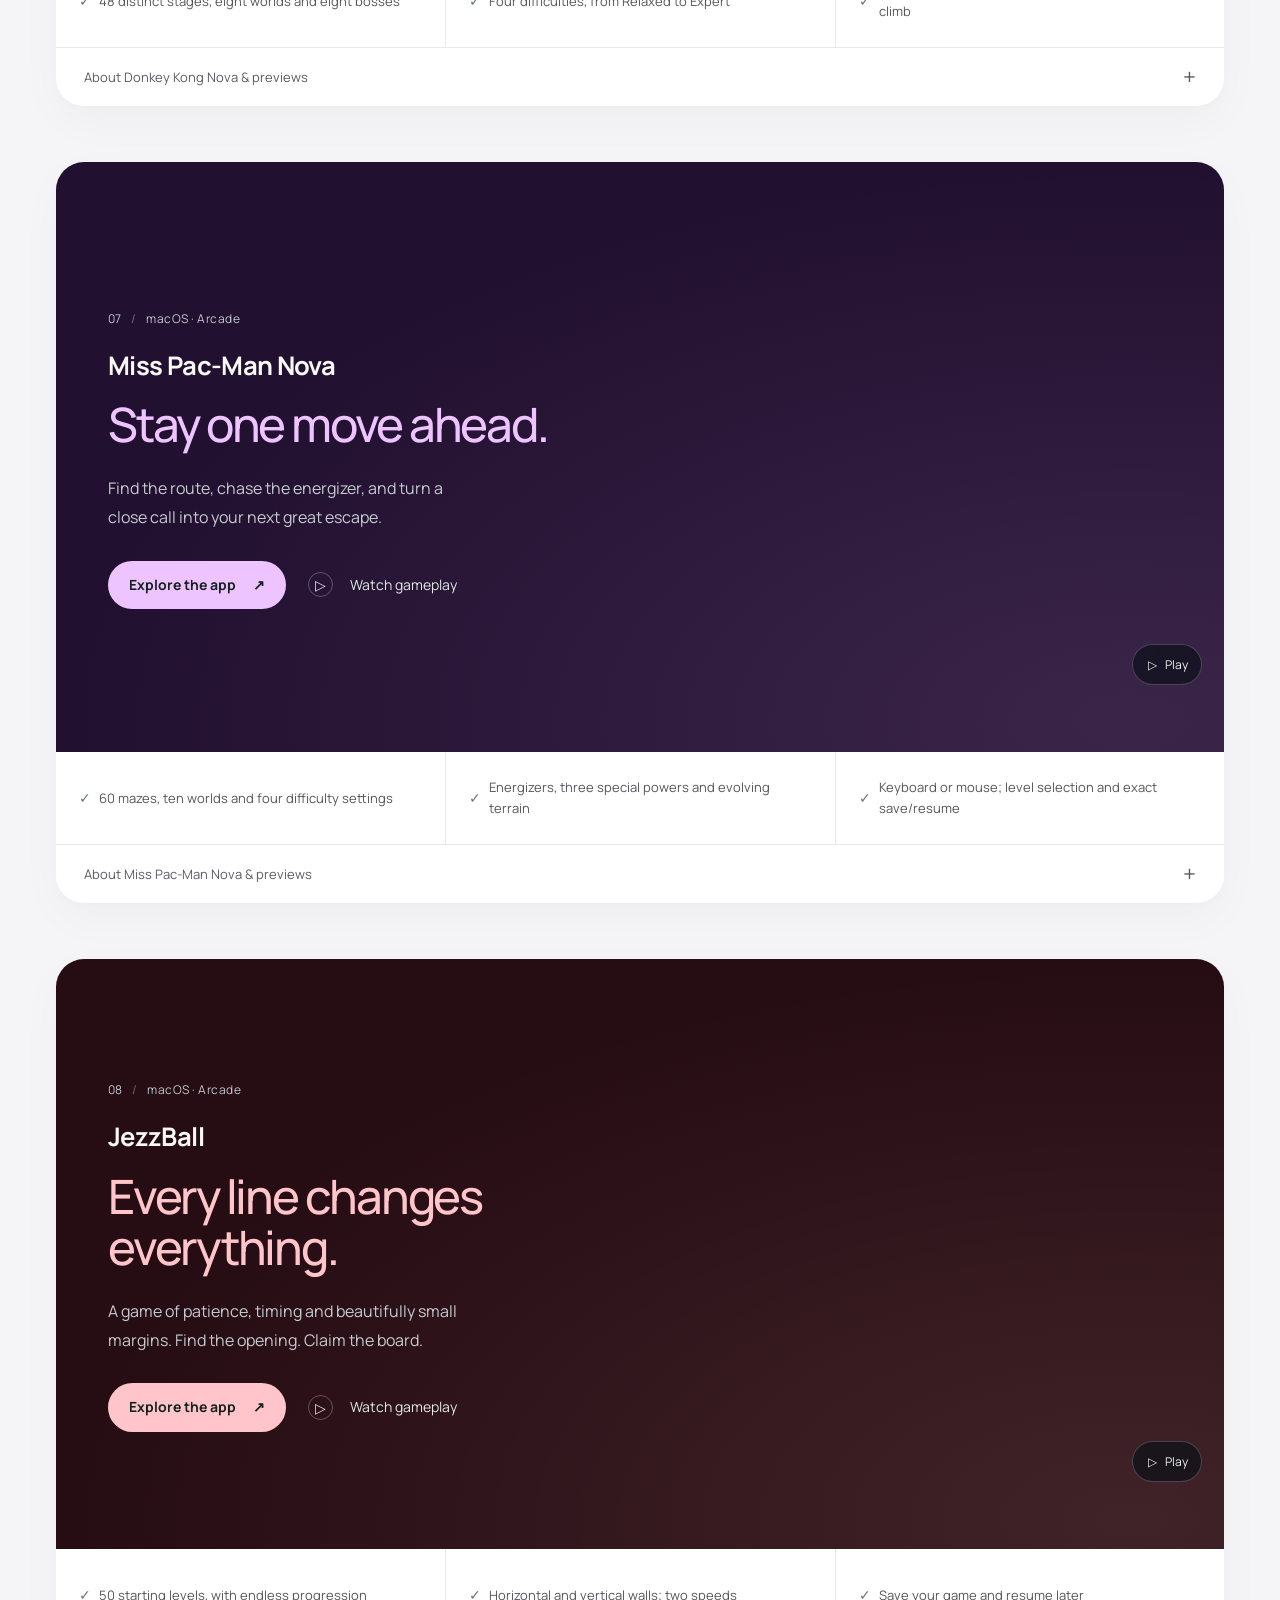
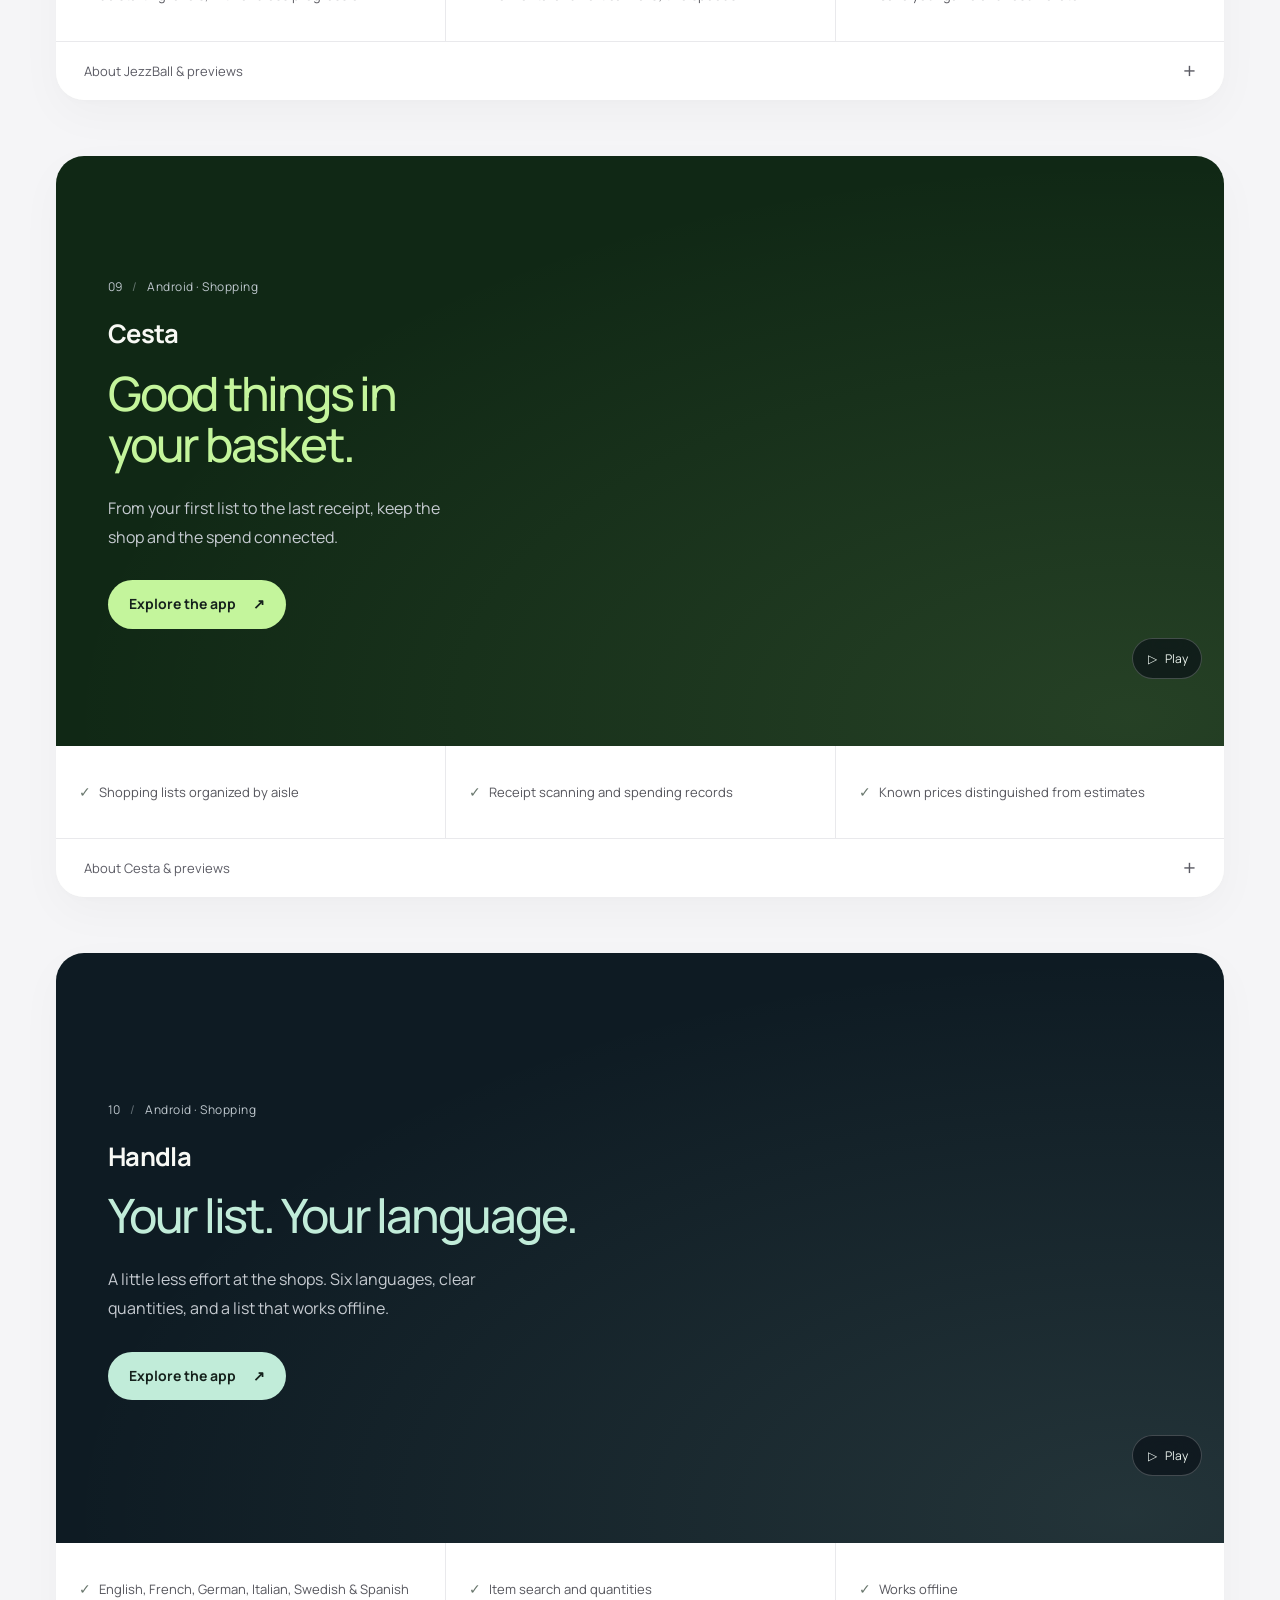
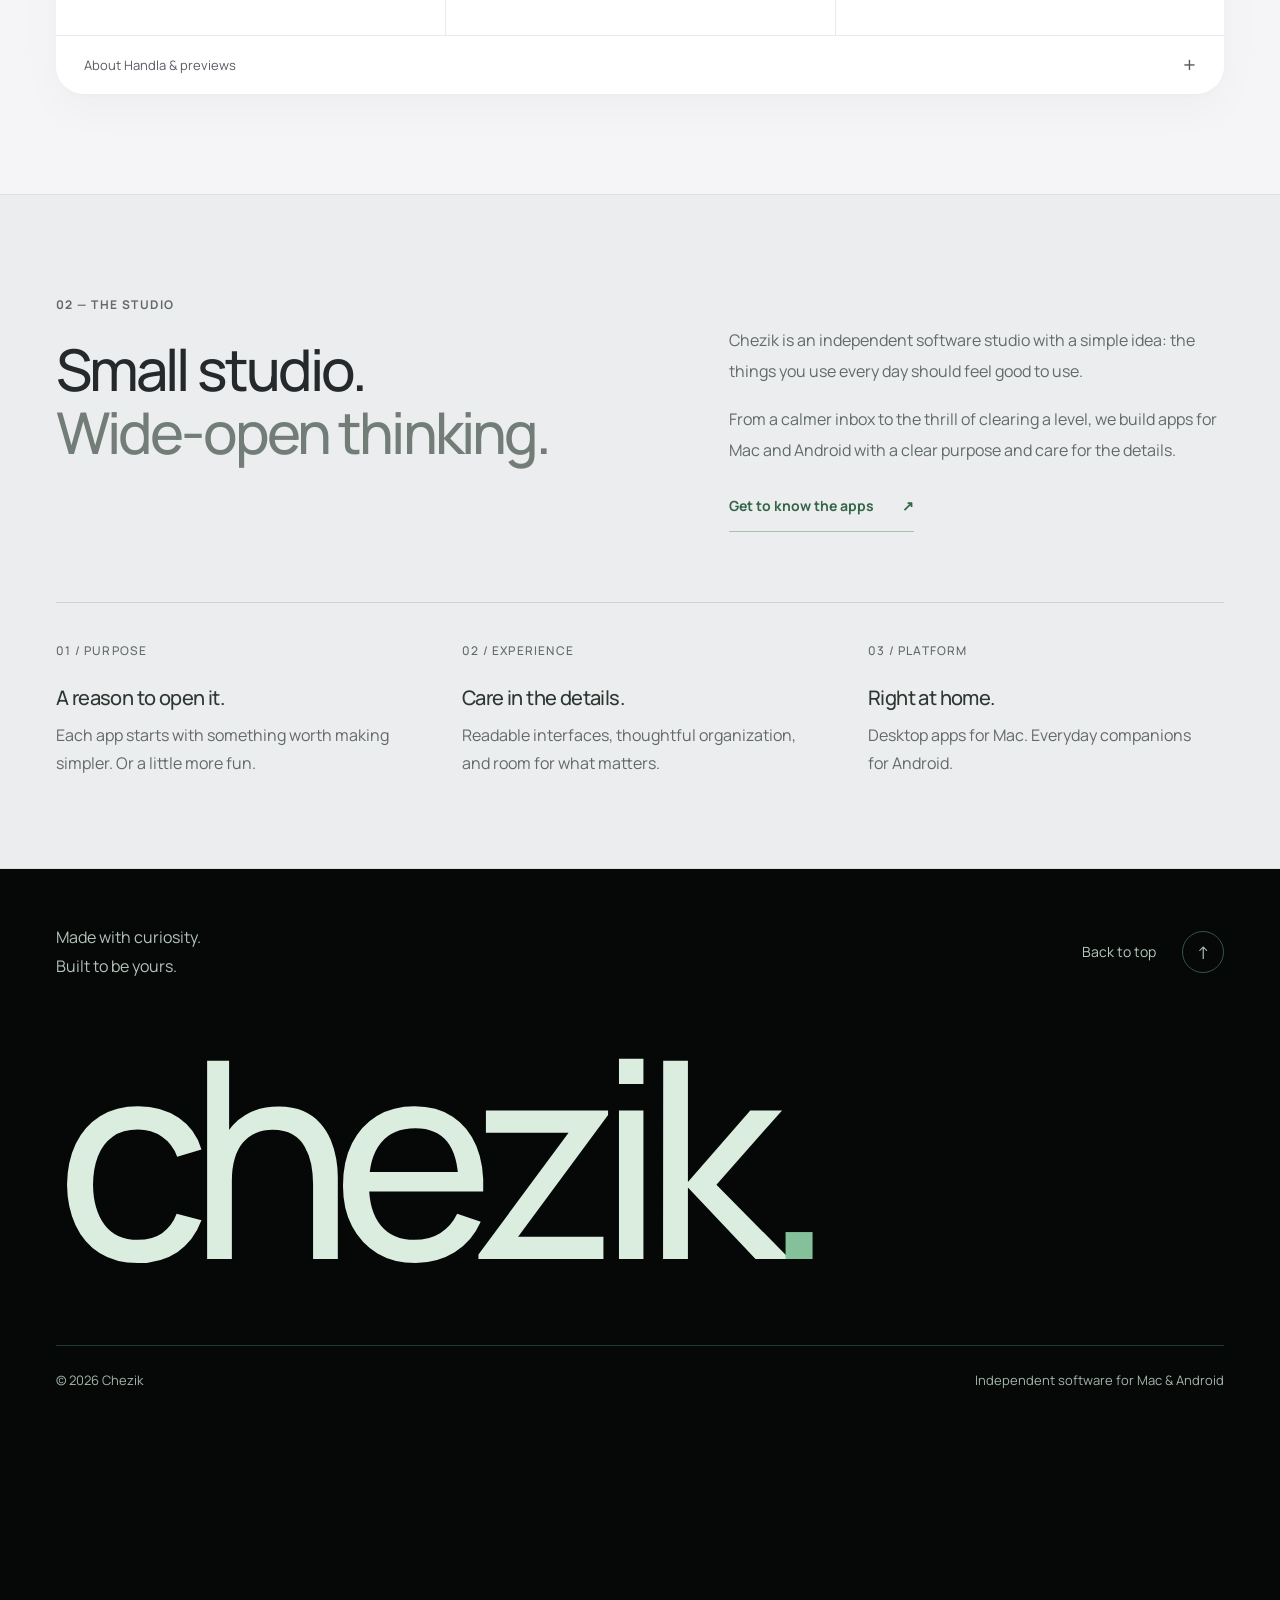
<file: apps/handla/index.html>
<!doctype html><html lang="en"><head><meta charset="utf-8"><meta http-equiv="Content-Security-Policy" content="default-src &#x27;self&#x27;; script-src &#x27;self&#x27;; style-src &#x27;self&#x27;; img-src &#x27;self&#x27; data:; font-src &#x27;self&#x27;; base-uri &#x27;none&#x27;; object-src &#x27;none&#x27;; form-action &#x27;none&#x27;"><meta name="referrer" content="strict-origin-when-cross-origin"><meta name="viewport" content="width=device-width,initial-scale=1"><meta name="robots" content="noindex"><meta http-equiv="refresh" content="0;url=/#handla"><link rel="canonical" href="https://chezik.com/#handla"><title>Continue to Chezik</title></head><body><a href="/#handla">Continue to Chezik</a></body></html>
</file>
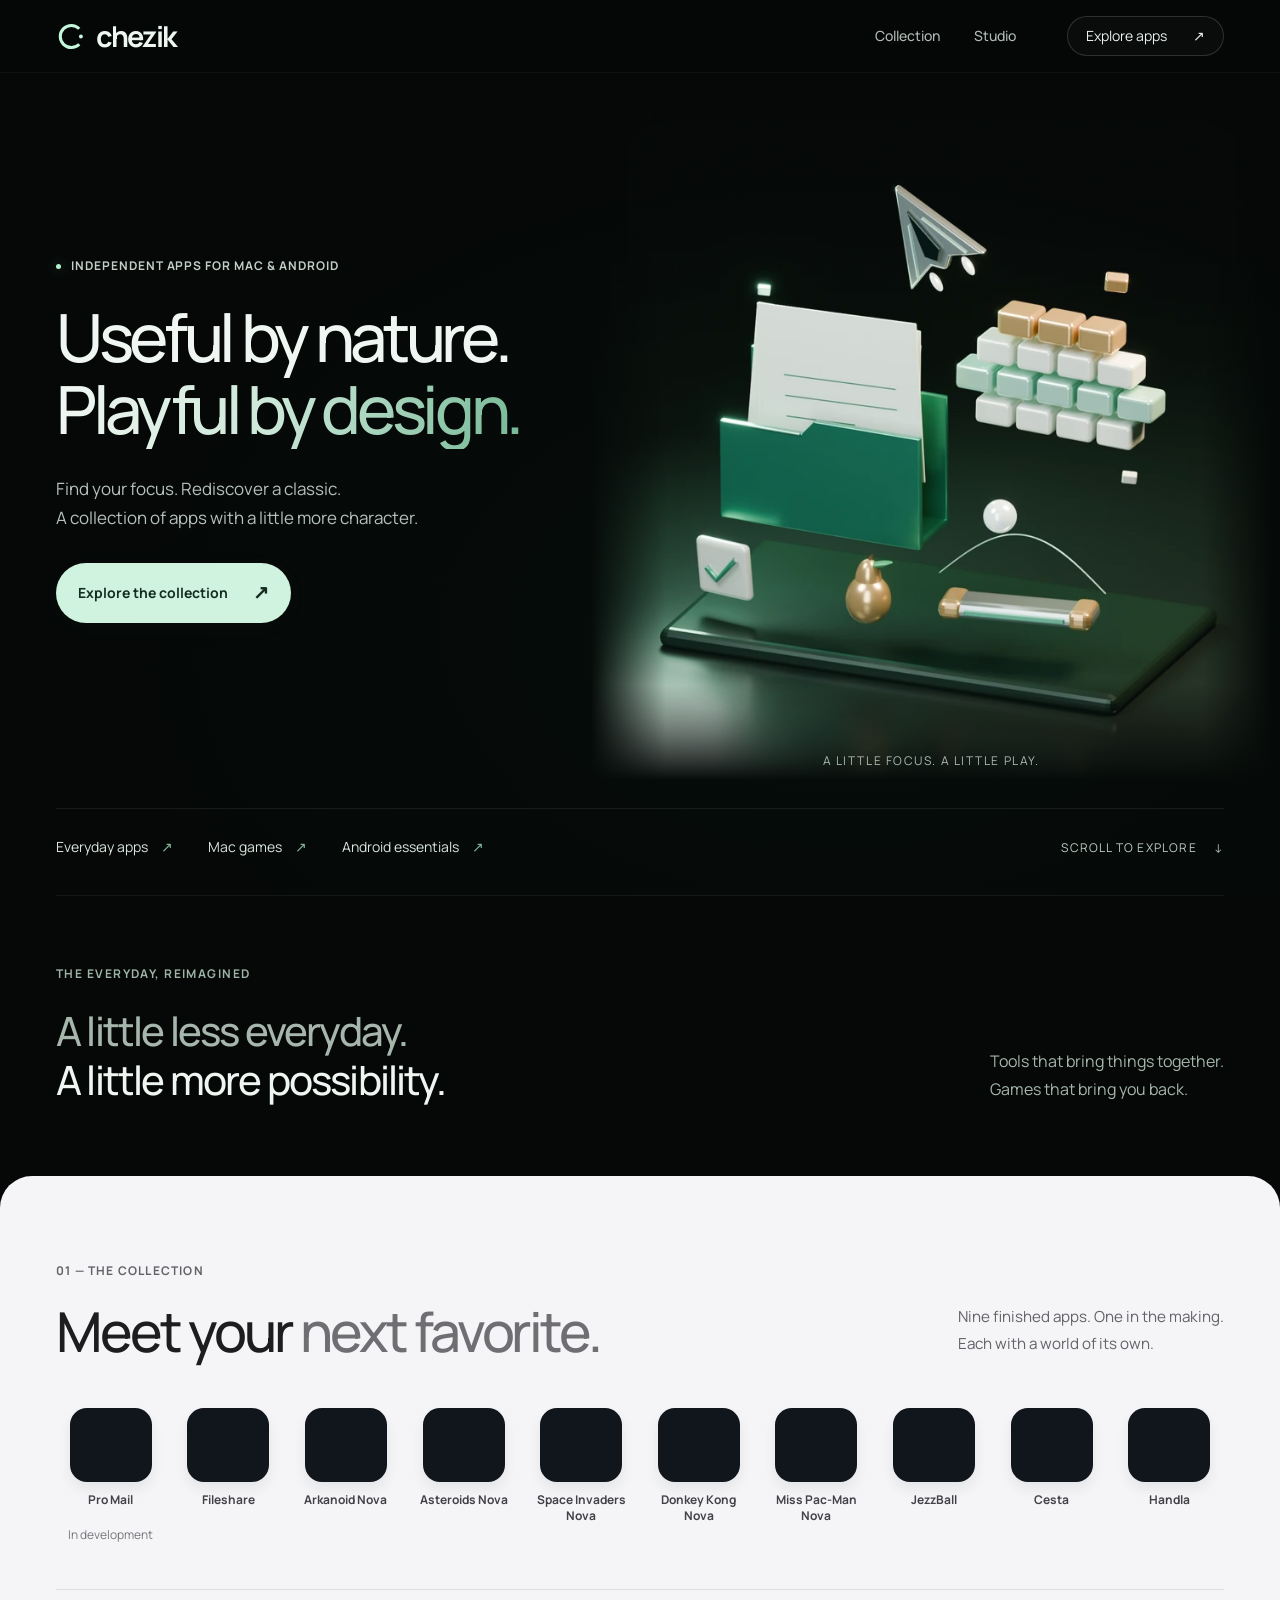
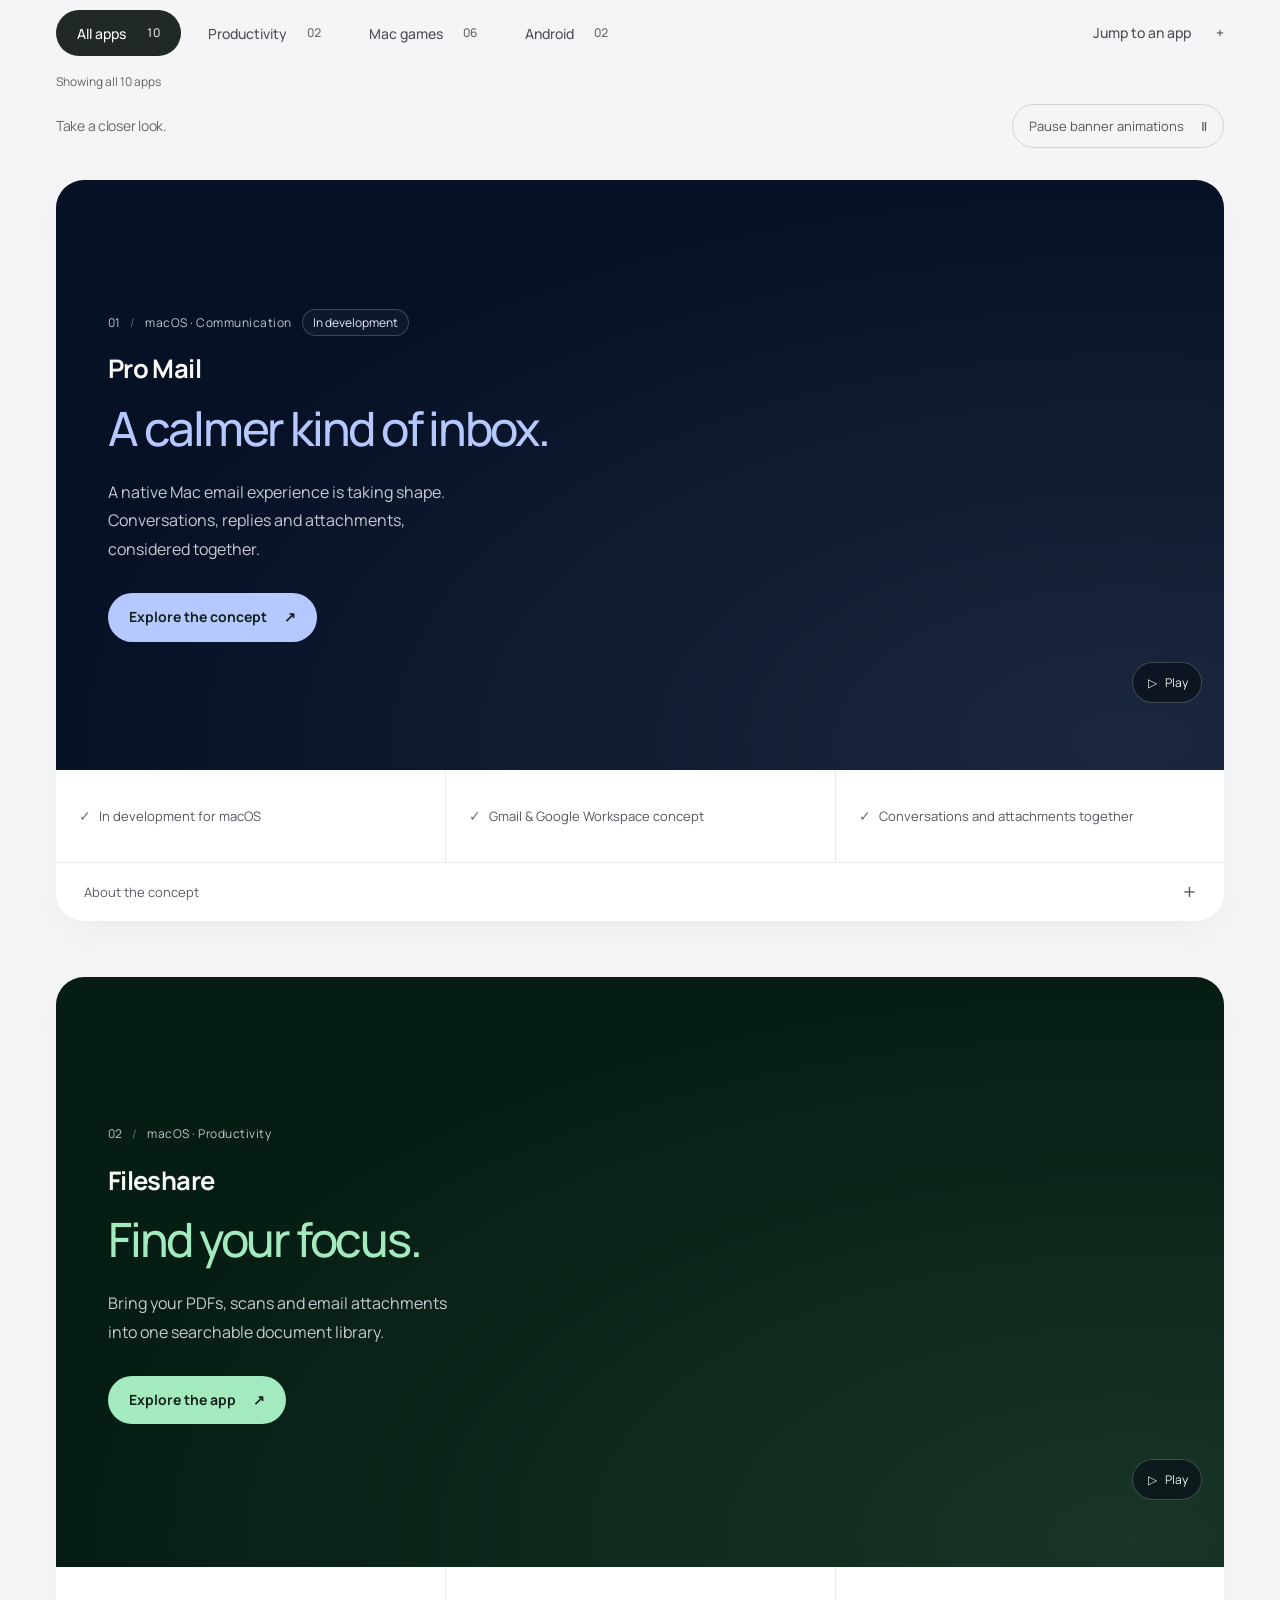
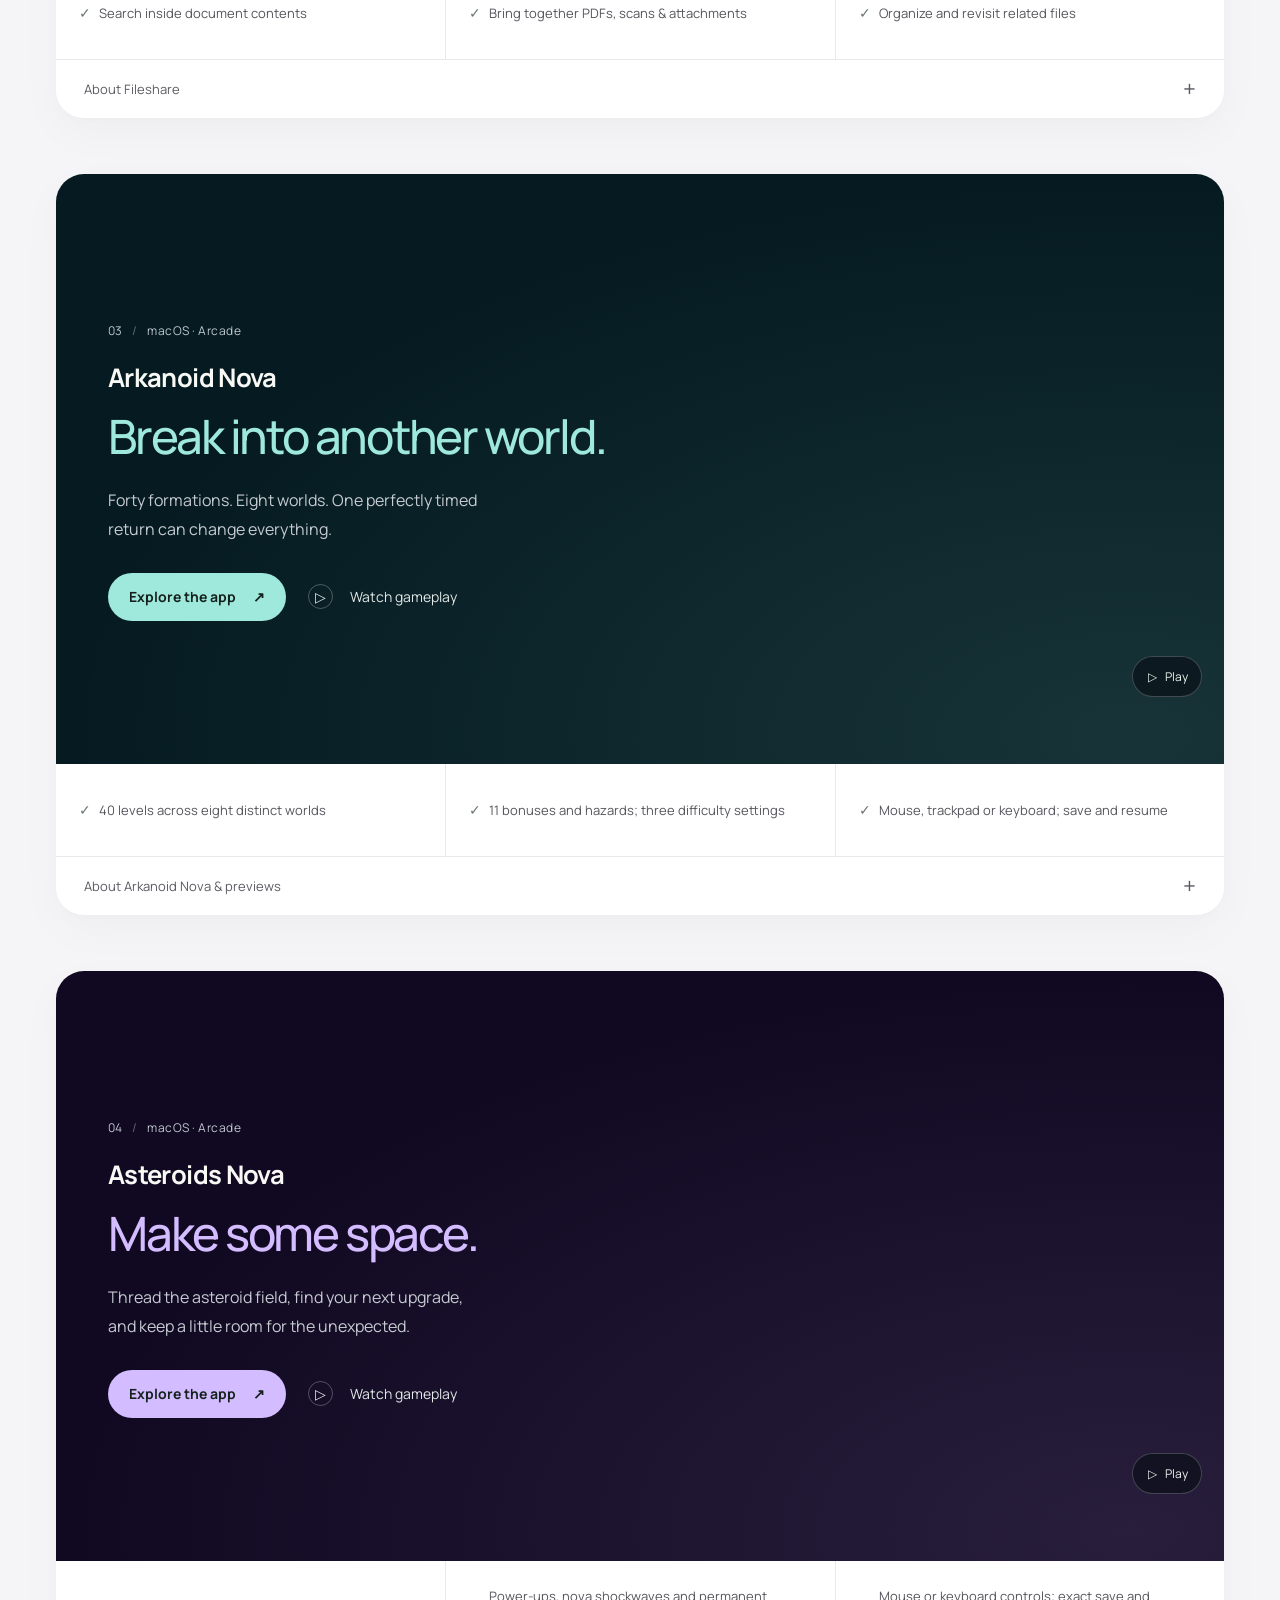
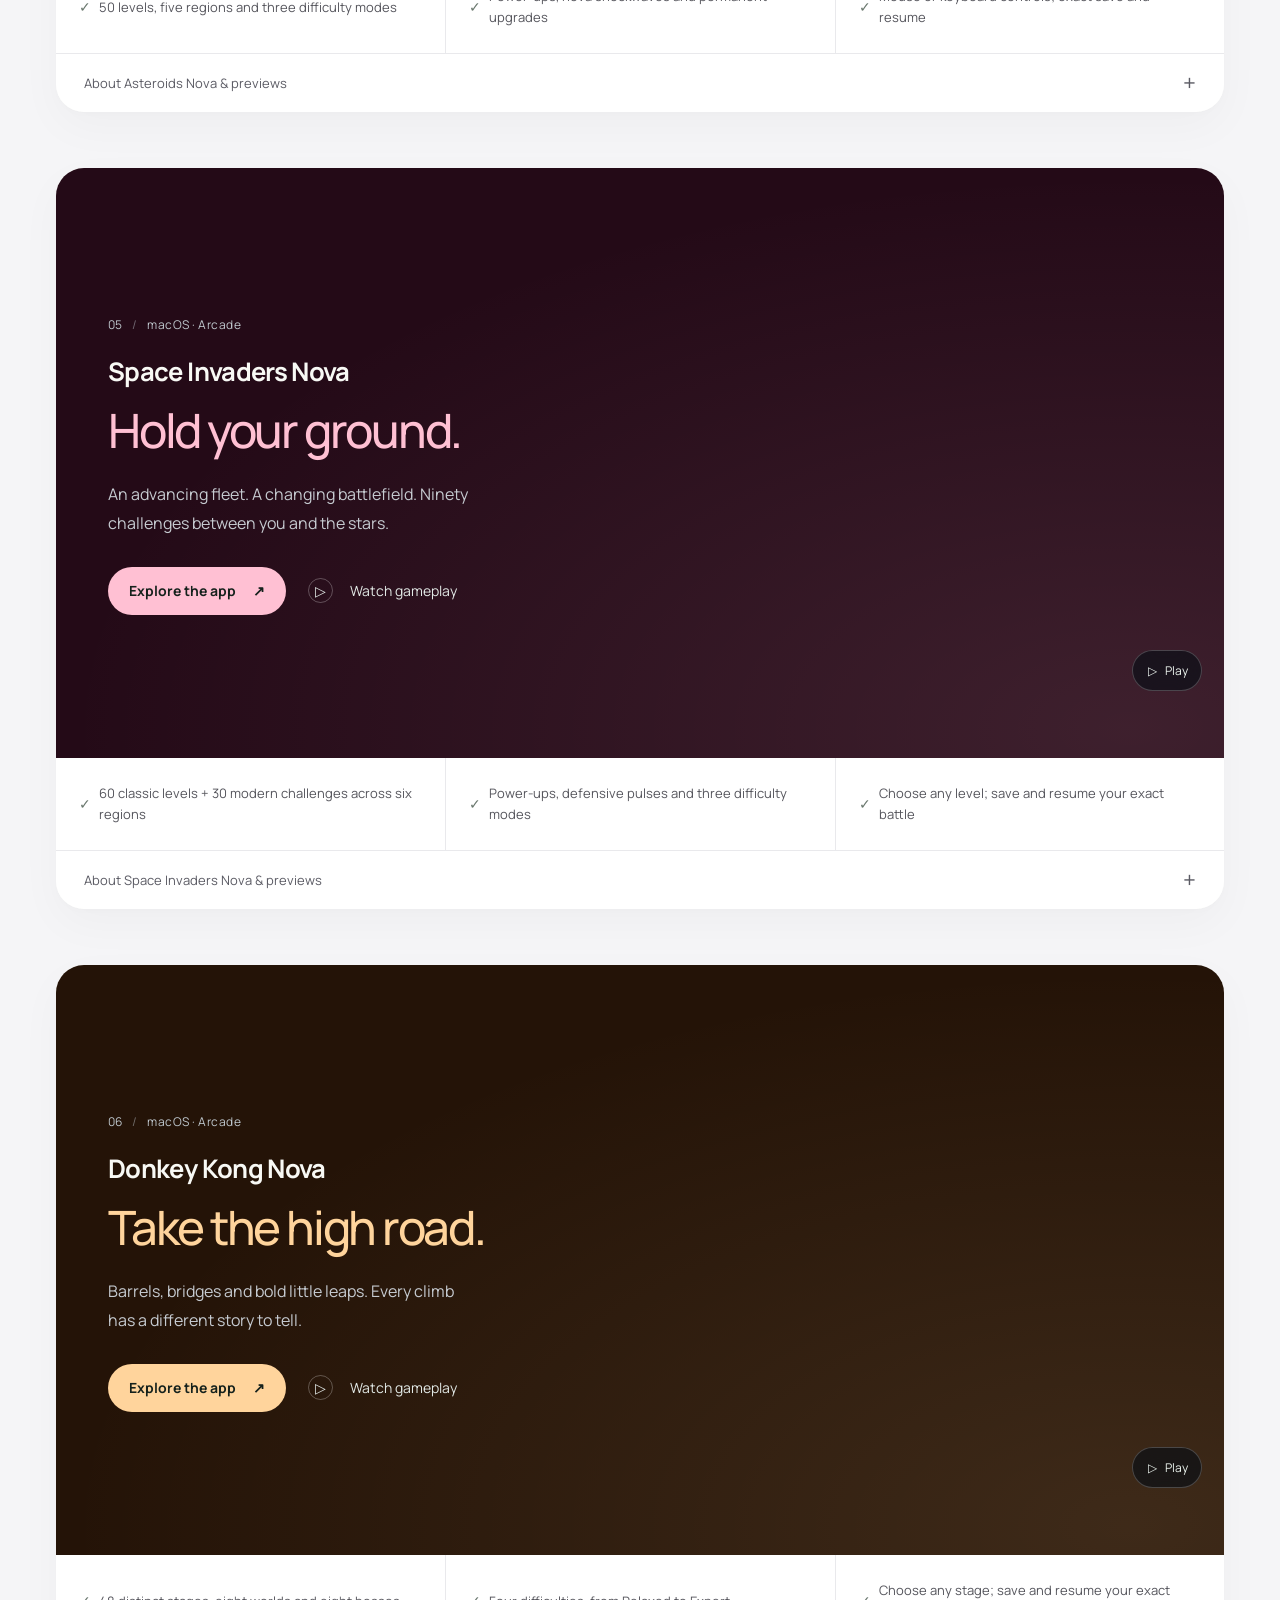
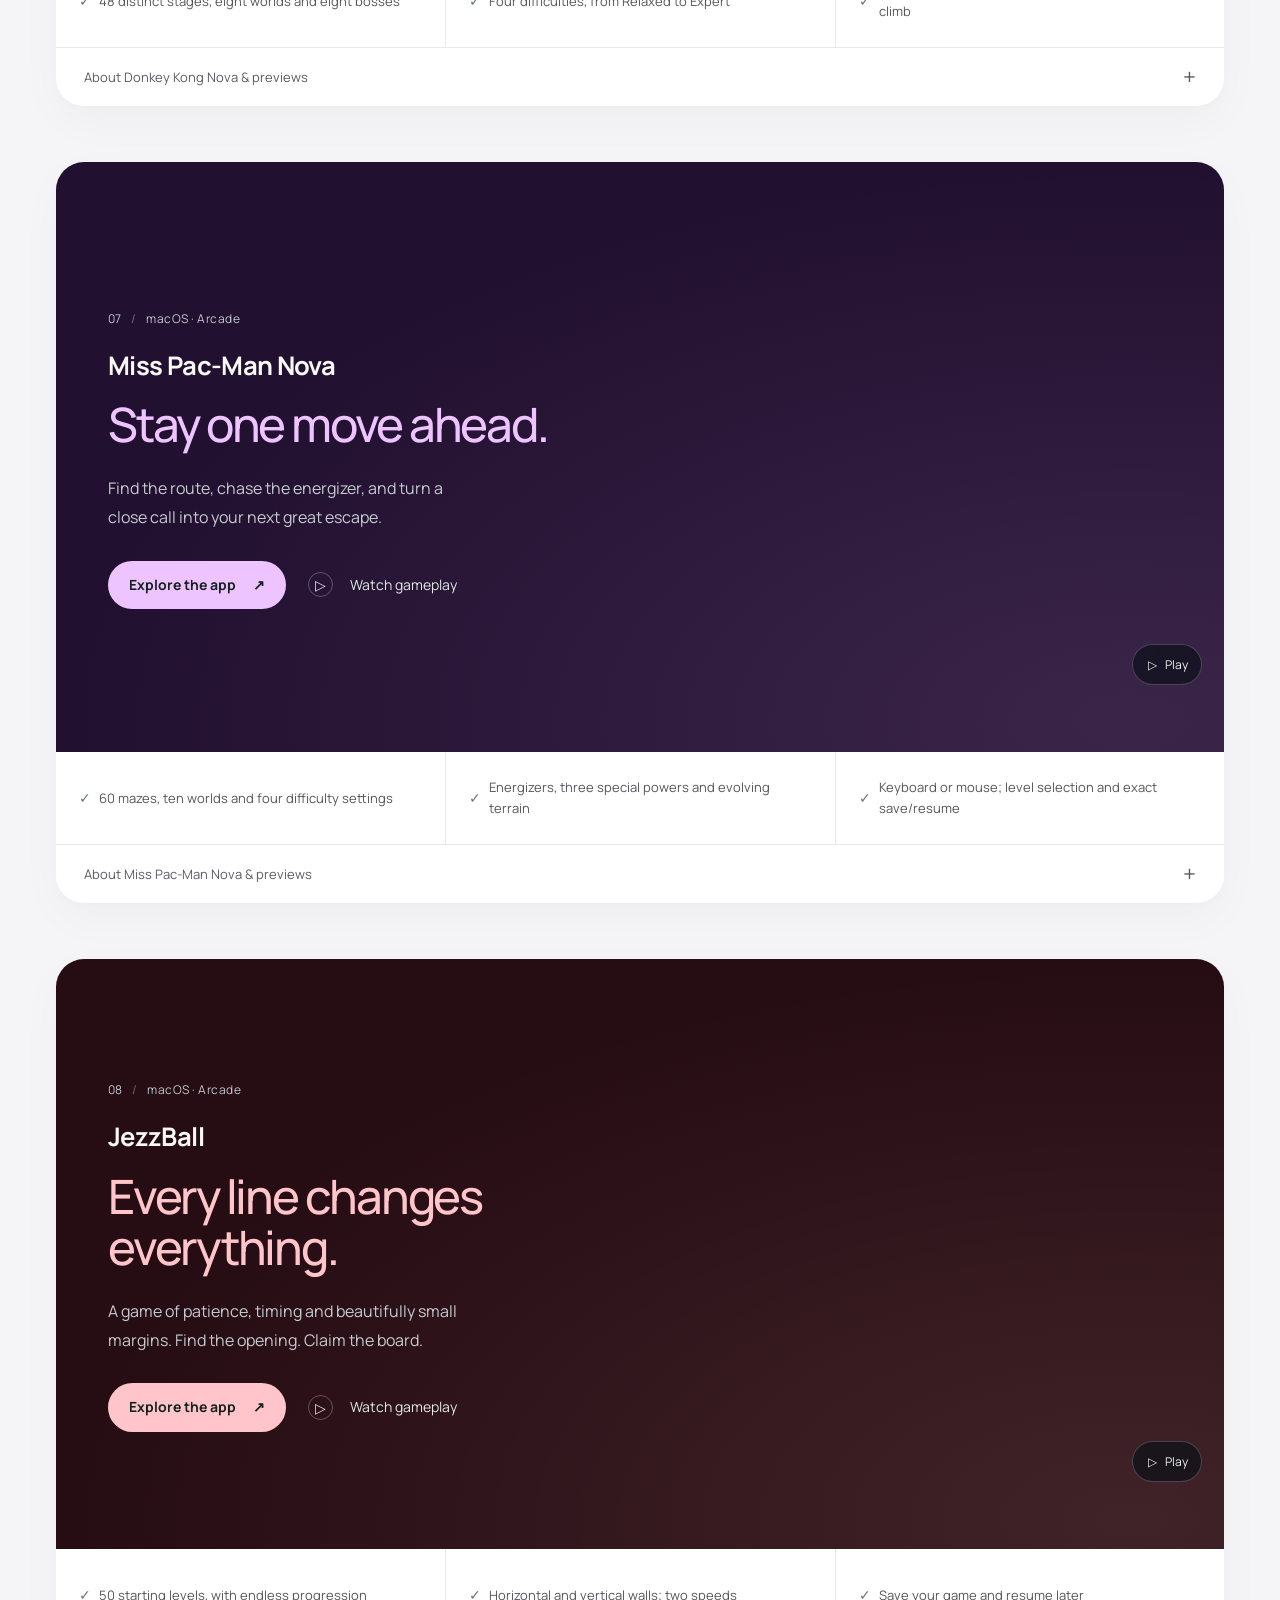
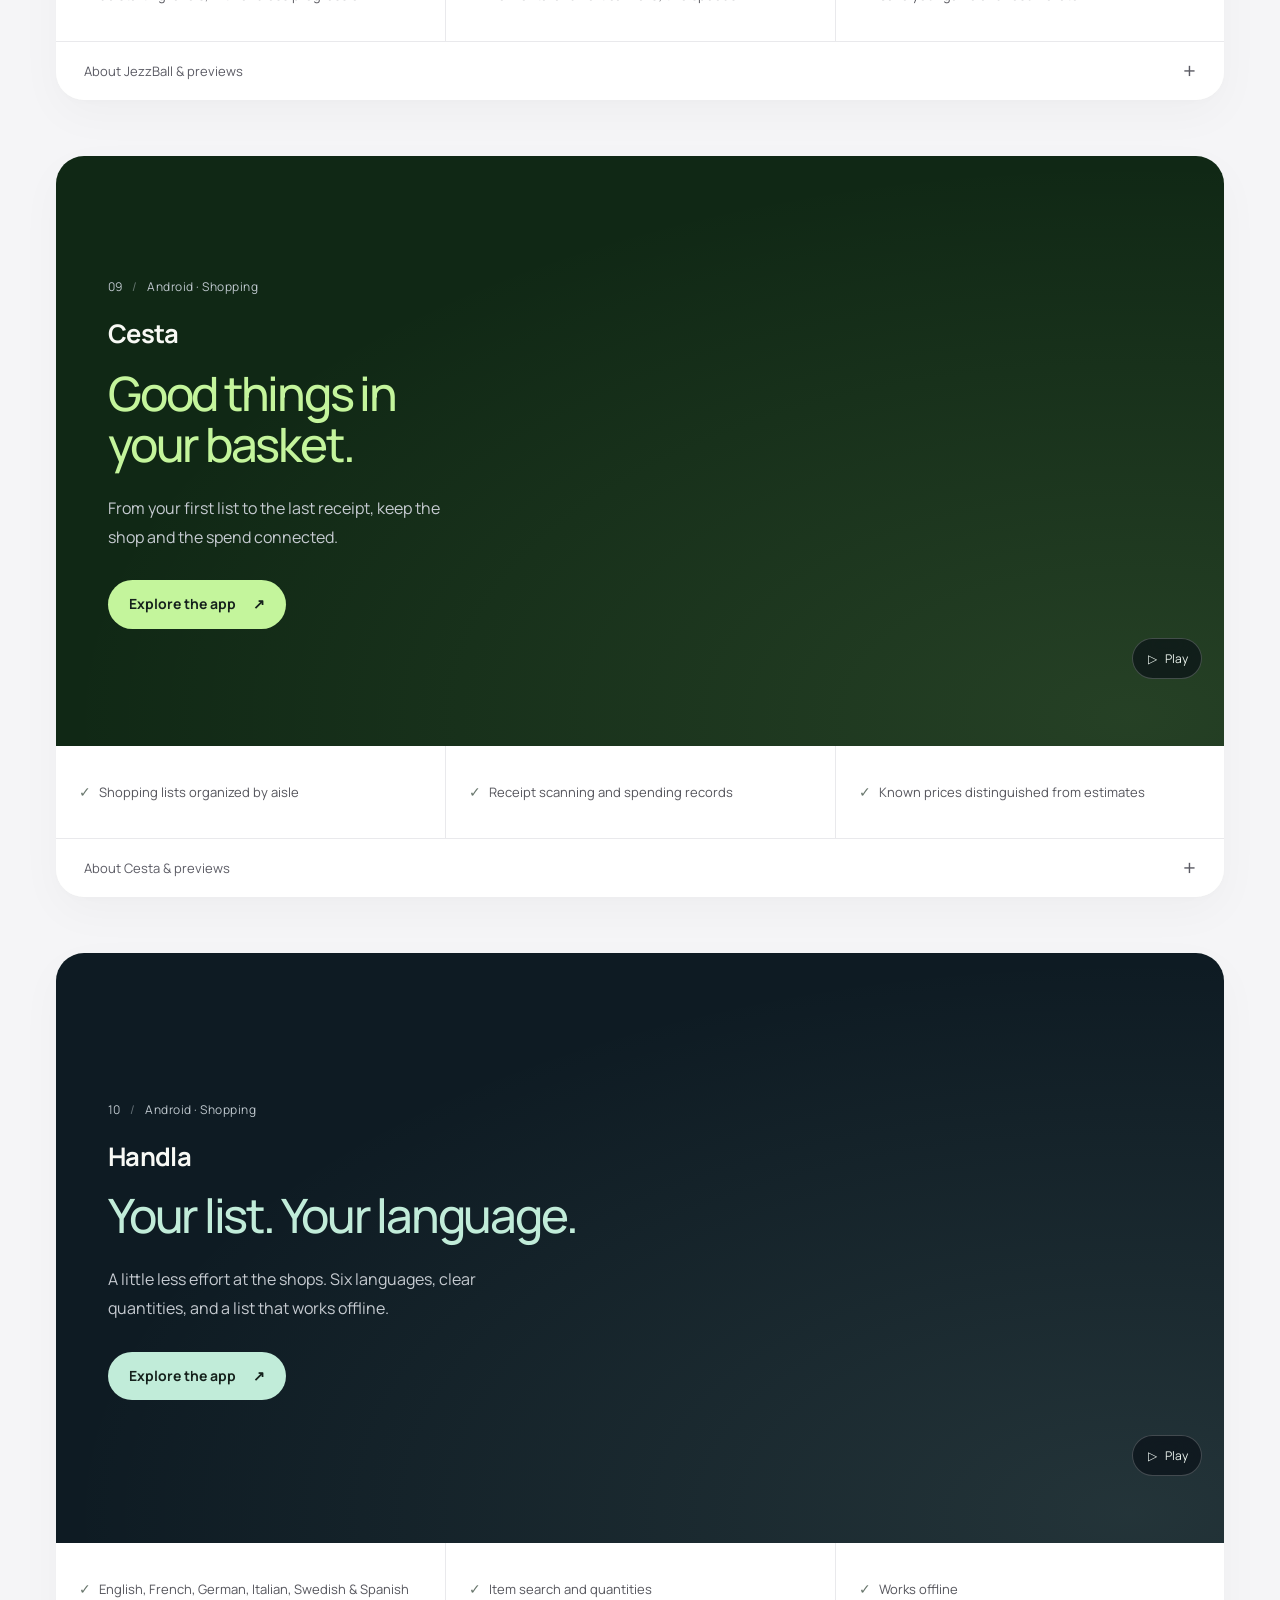
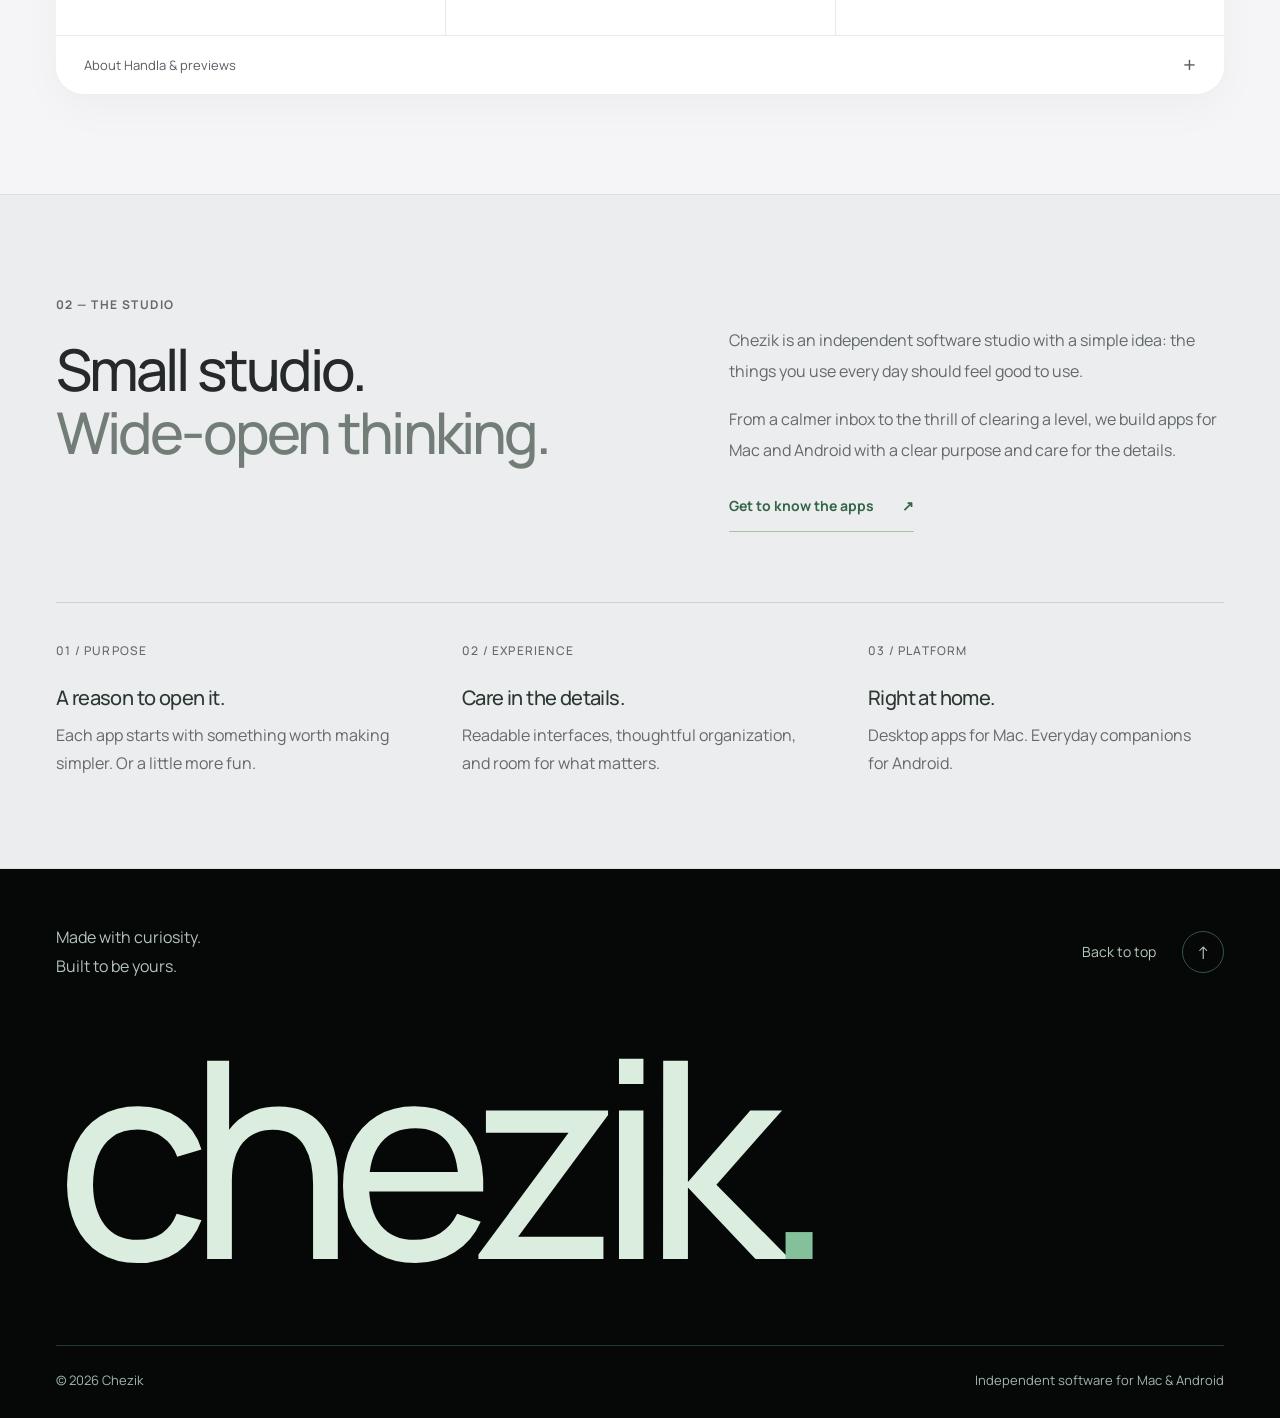
<file: apps/jezzball/index.html>
<!doctype html><html lang="en"><head><meta charset="utf-8"><meta http-equiv="Content-Security-Policy" content="default-src &#x27;self&#x27;; script-src &#x27;self&#x27;; style-src &#x27;self&#x27;; img-src &#x27;self&#x27; data:; font-src &#x27;self&#x27;; base-uri &#x27;none&#x27;; object-src &#x27;none&#x27;; form-action &#x27;none&#x27;"><meta name="referrer" content="strict-origin-when-cross-origin"><meta name="viewport" content="width=device-width,initial-scale=1"><meta name="robots" content="noindex"><meta http-equiv="refresh" content="0;url=/#jezzball"><link rel="canonical" href="https://chezik.com/#jezzball"><title>Continue to Chezik</title></head><body><a href="/#jezzball">Continue to Chezik</a></body></html>
</file>
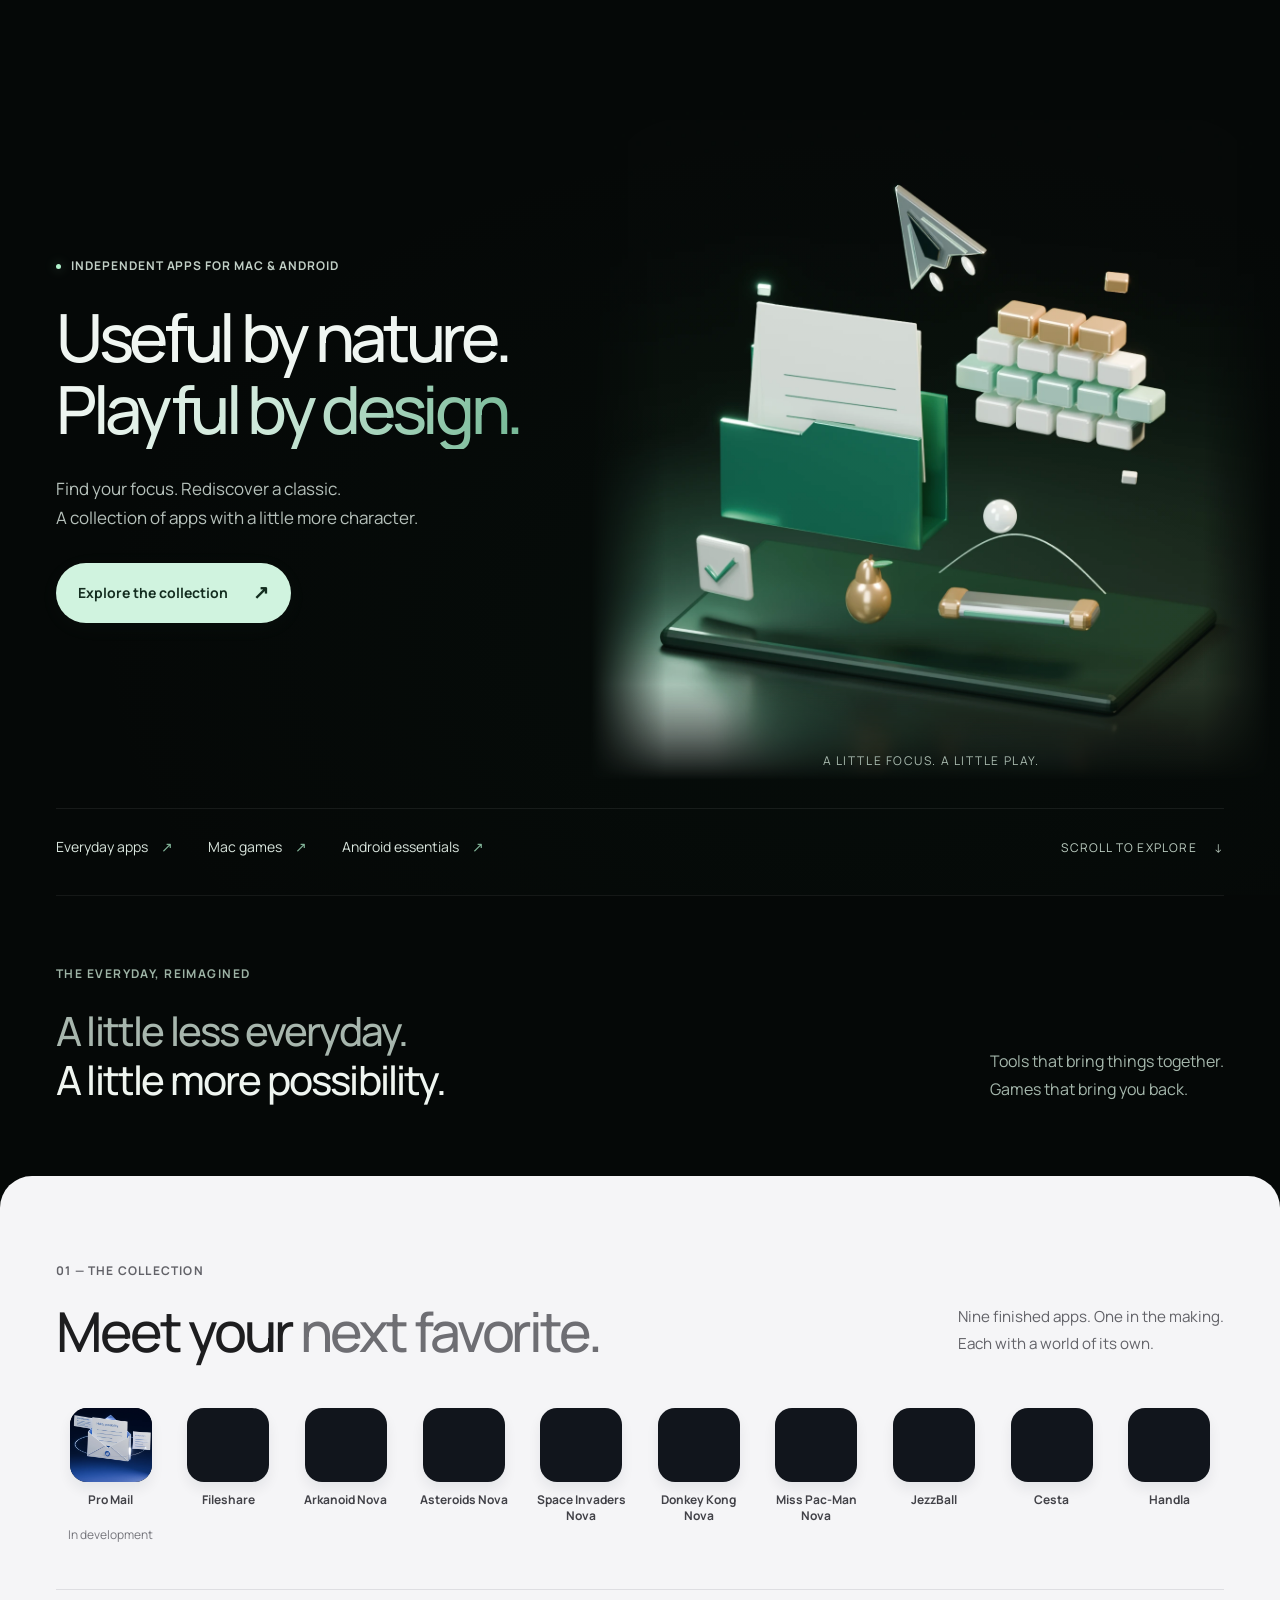
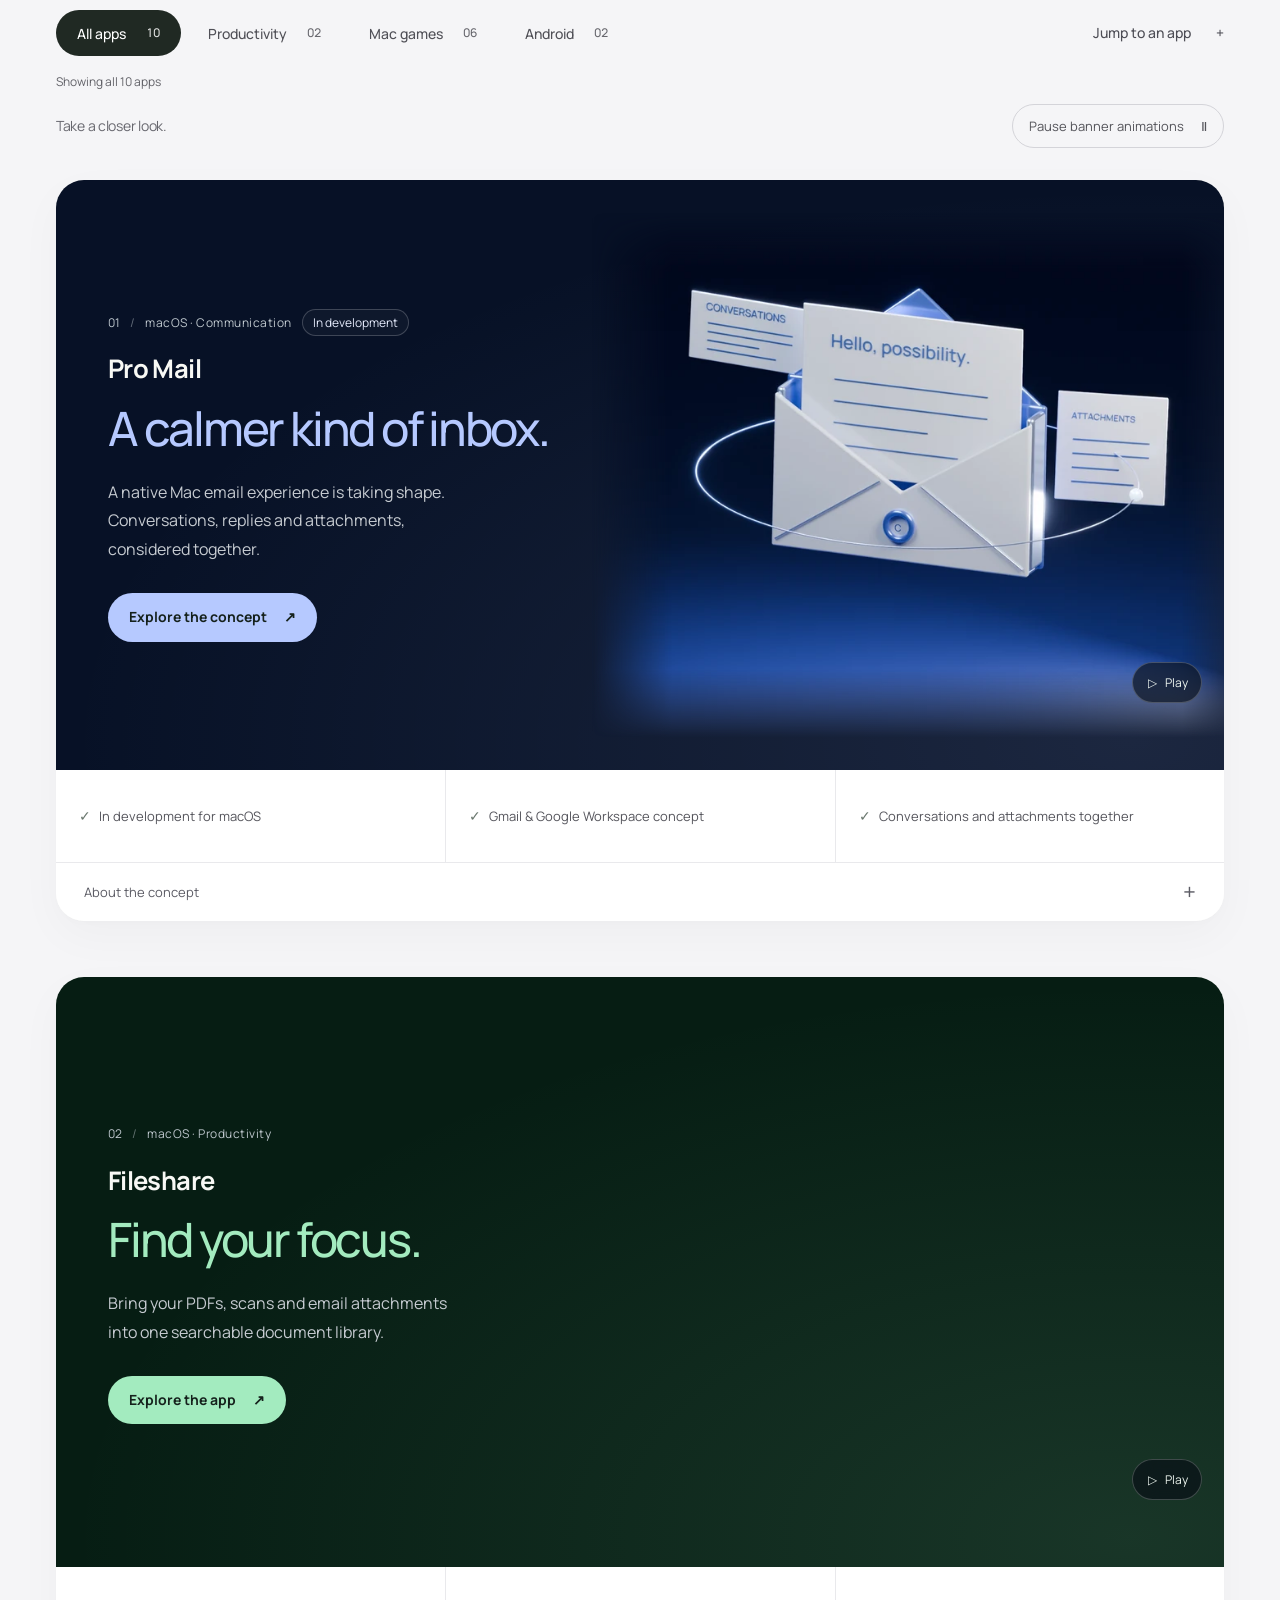
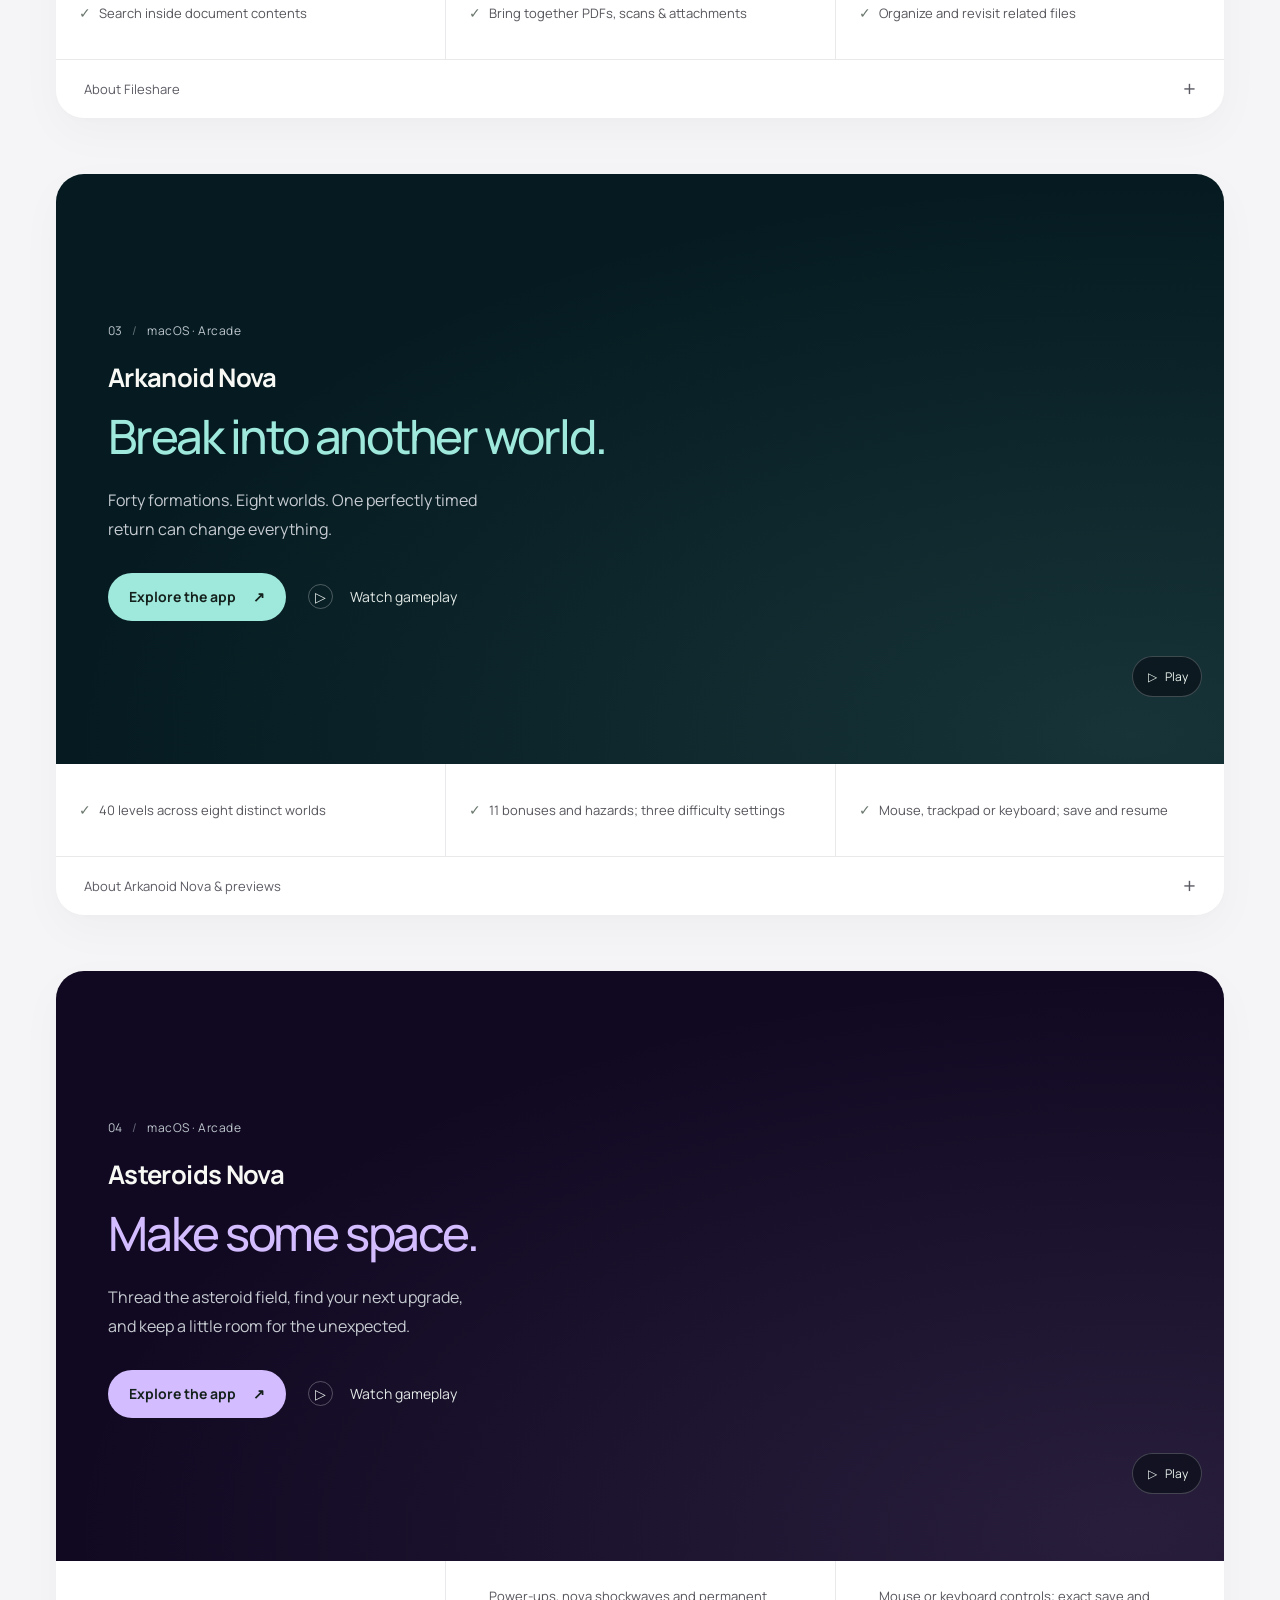
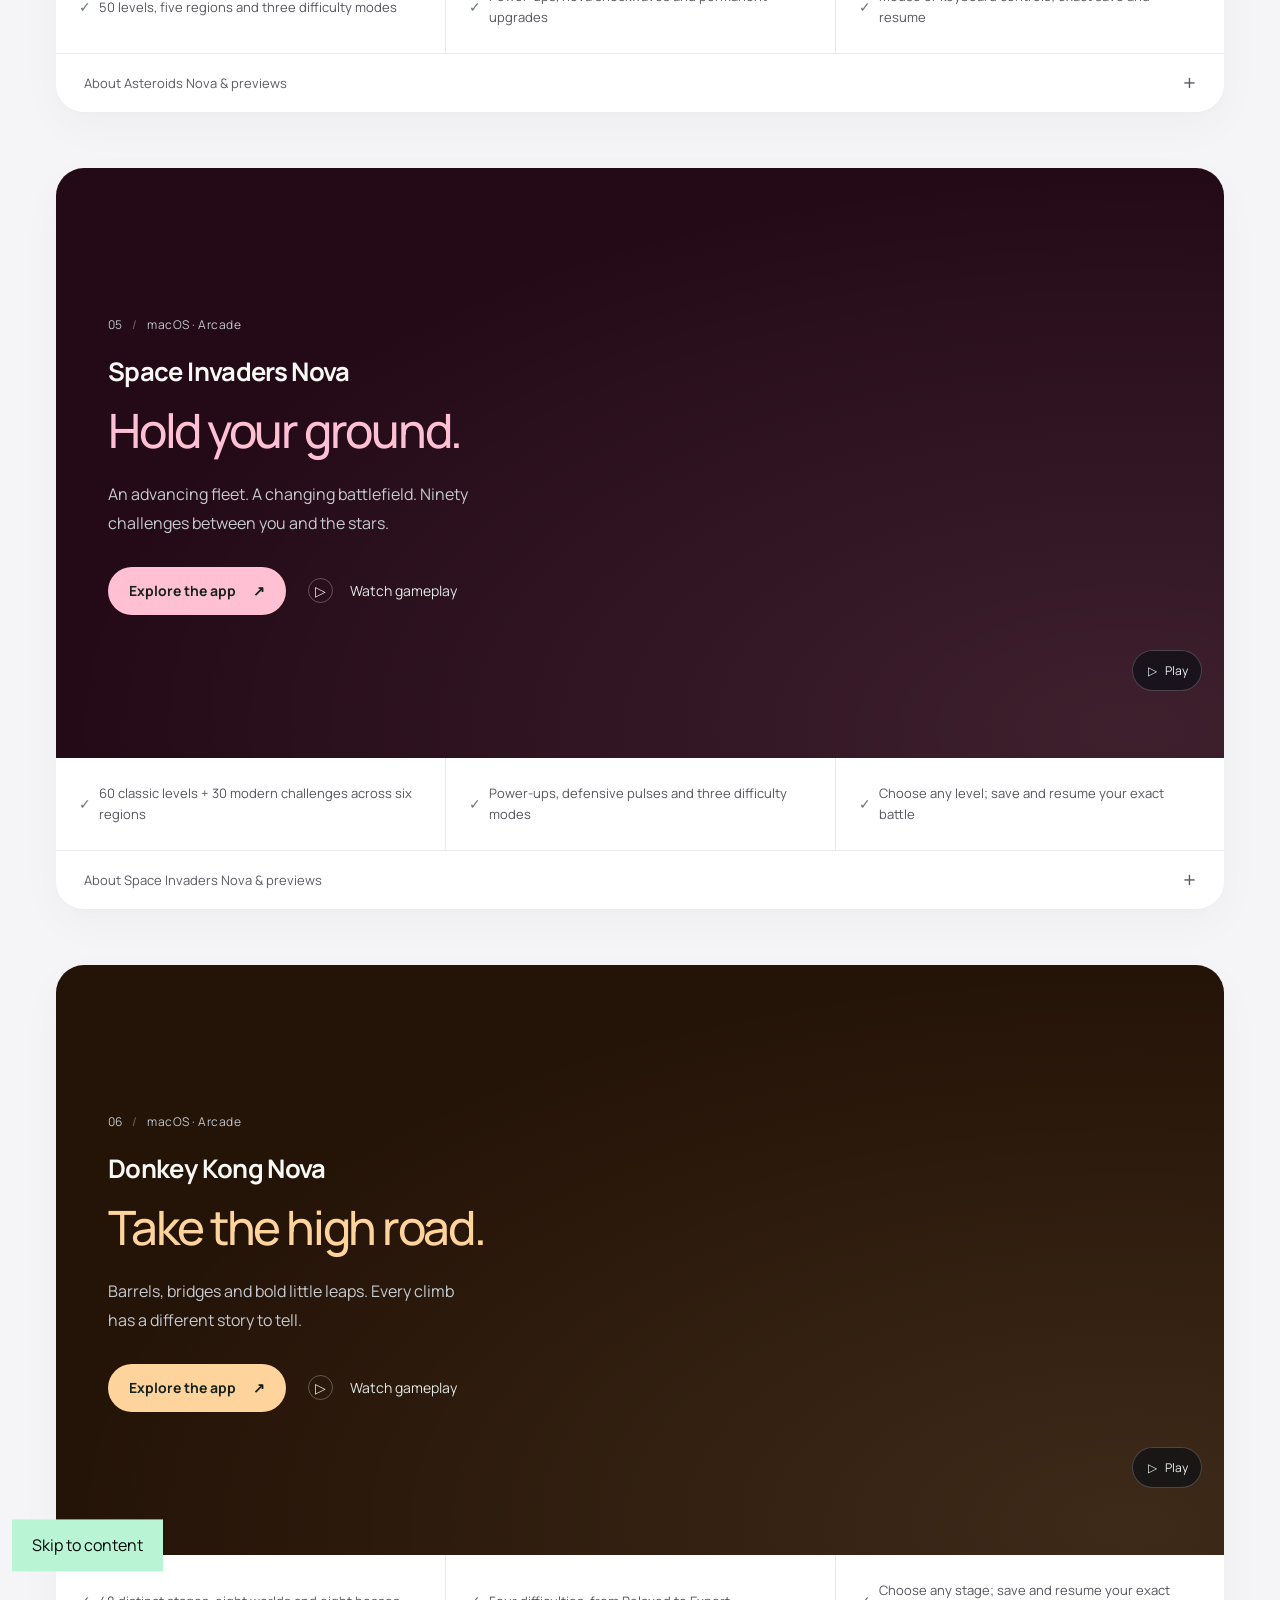
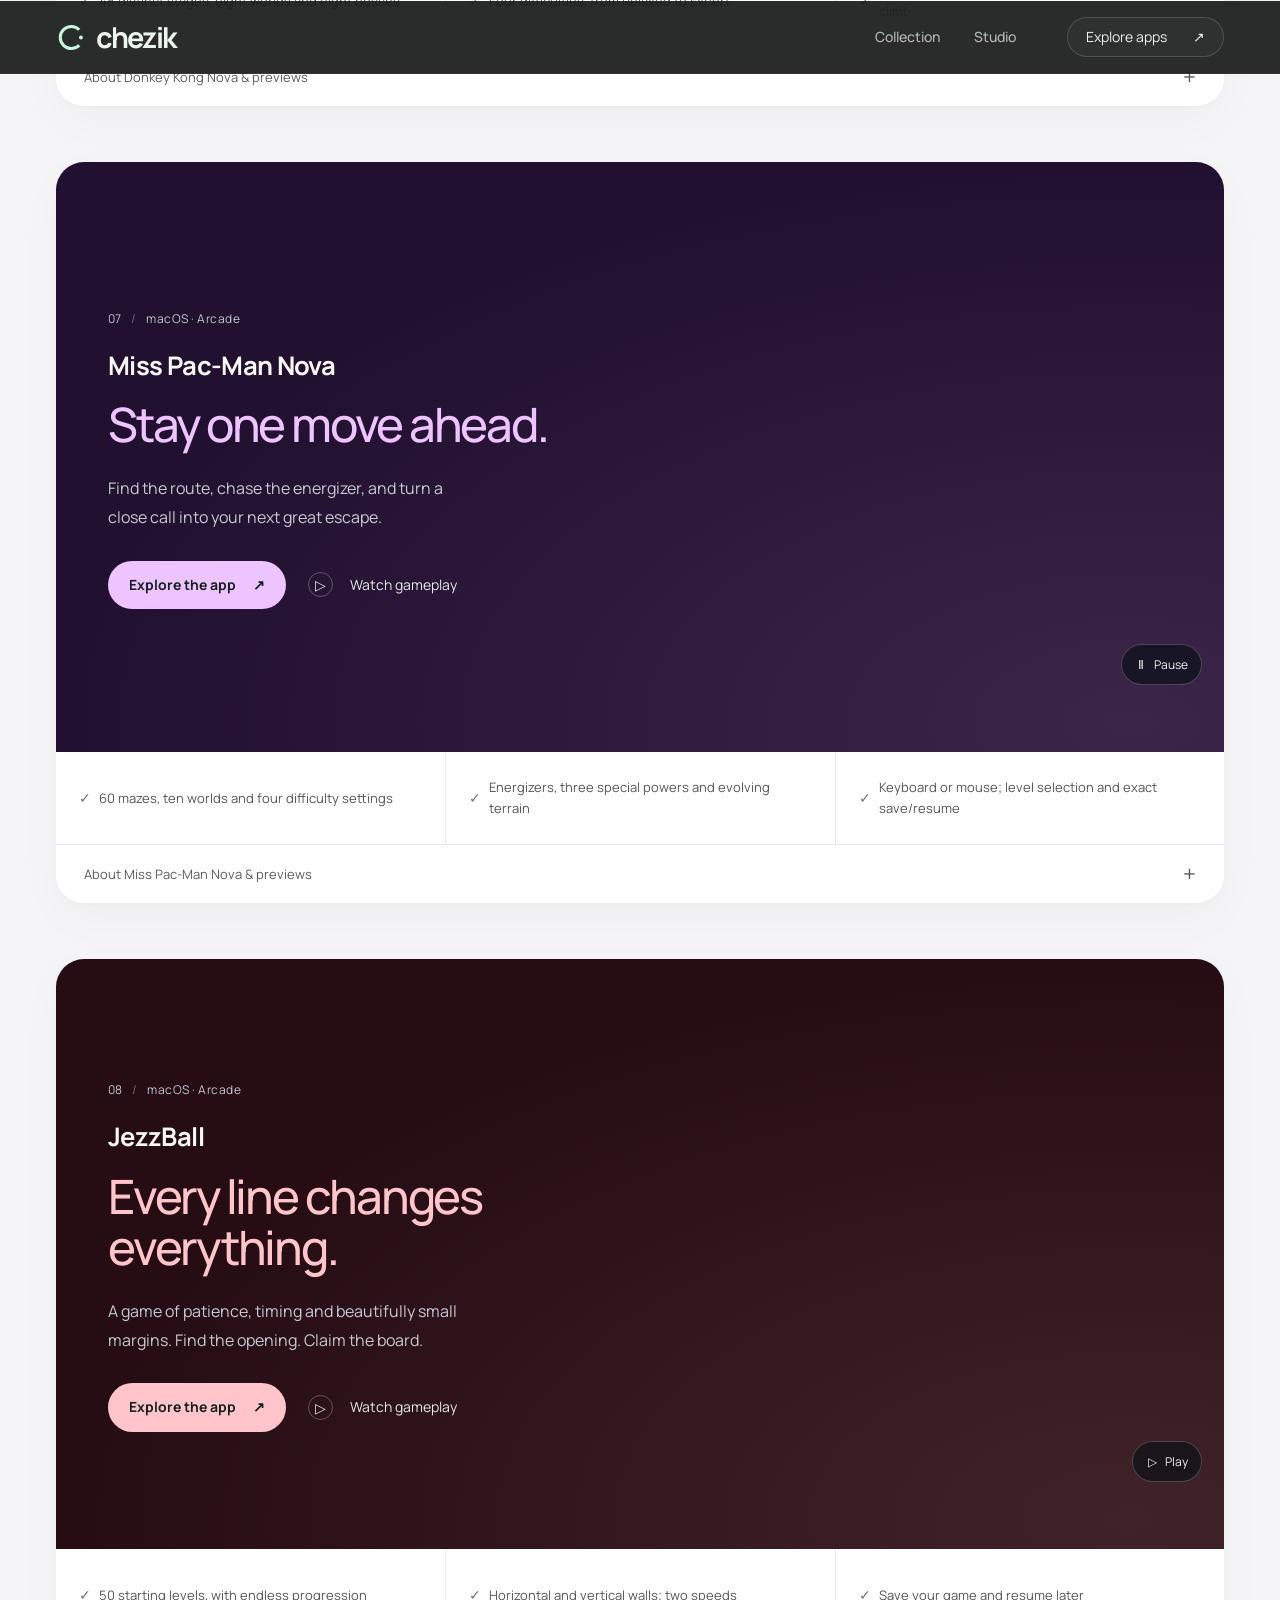
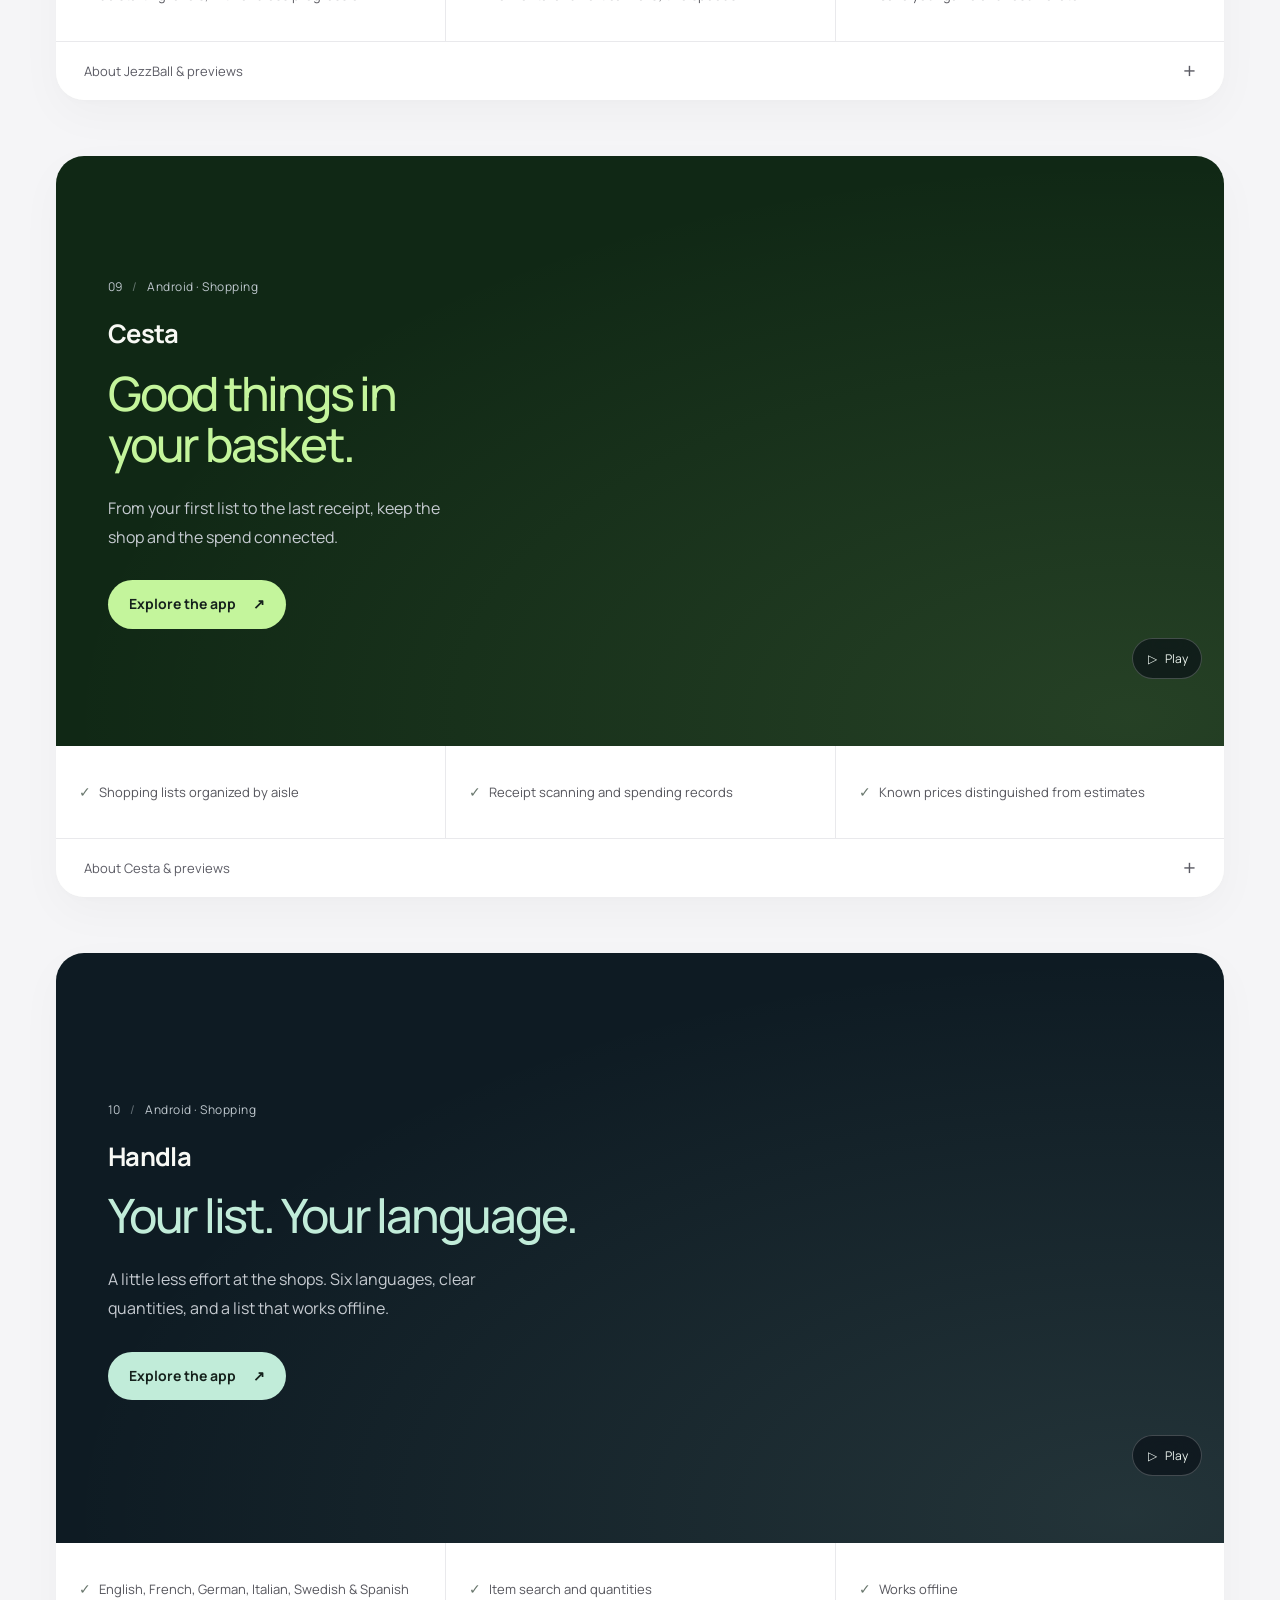
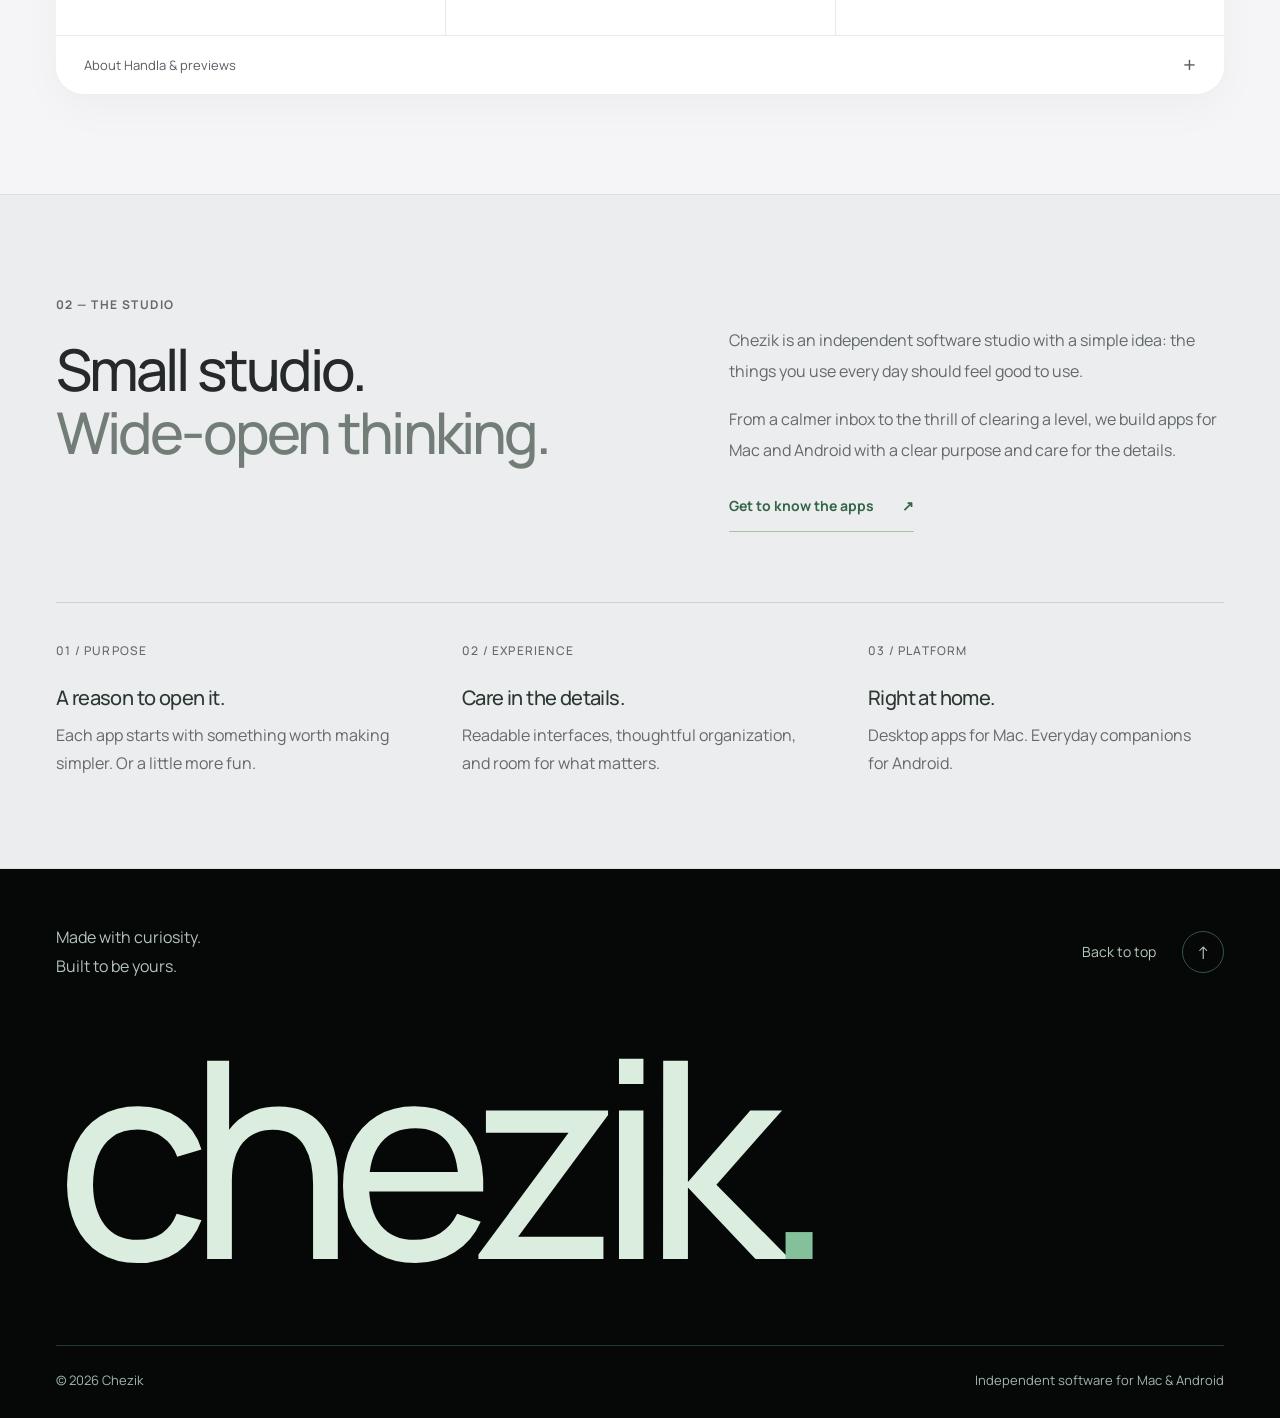
<file: apps/miss-pac-man/index.html>
<!doctype html><html lang="en"><head><meta charset="utf-8"><meta http-equiv="Content-Security-Policy" content="default-src &#x27;self&#x27;; script-src &#x27;self&#x27;; style-src &#x27;self&#x27;; img-src &#x27;self&#x27; data:; font-src &#x27;self&#x27;; base-uri &#x27;none&#x27;; object-src &#x27;none&#x27;; form-action &#x27;none&#x27;"><meta name="referrer" content="strict-origin-when-cross-origin"><meta name="viewport" content="width=device-width,initial-scale=1"><meta name="robots" content="noindex"><meta http-equiv="refresh" content="0;url=/#miss-pac-man"><link rel="canonical" href="https://chezik.com/#miss-pac-man"><title>Continue to Chezik</title></head><body><a href="/#miss-pac-man">Continue to Chezik</a></body></html>
</file>
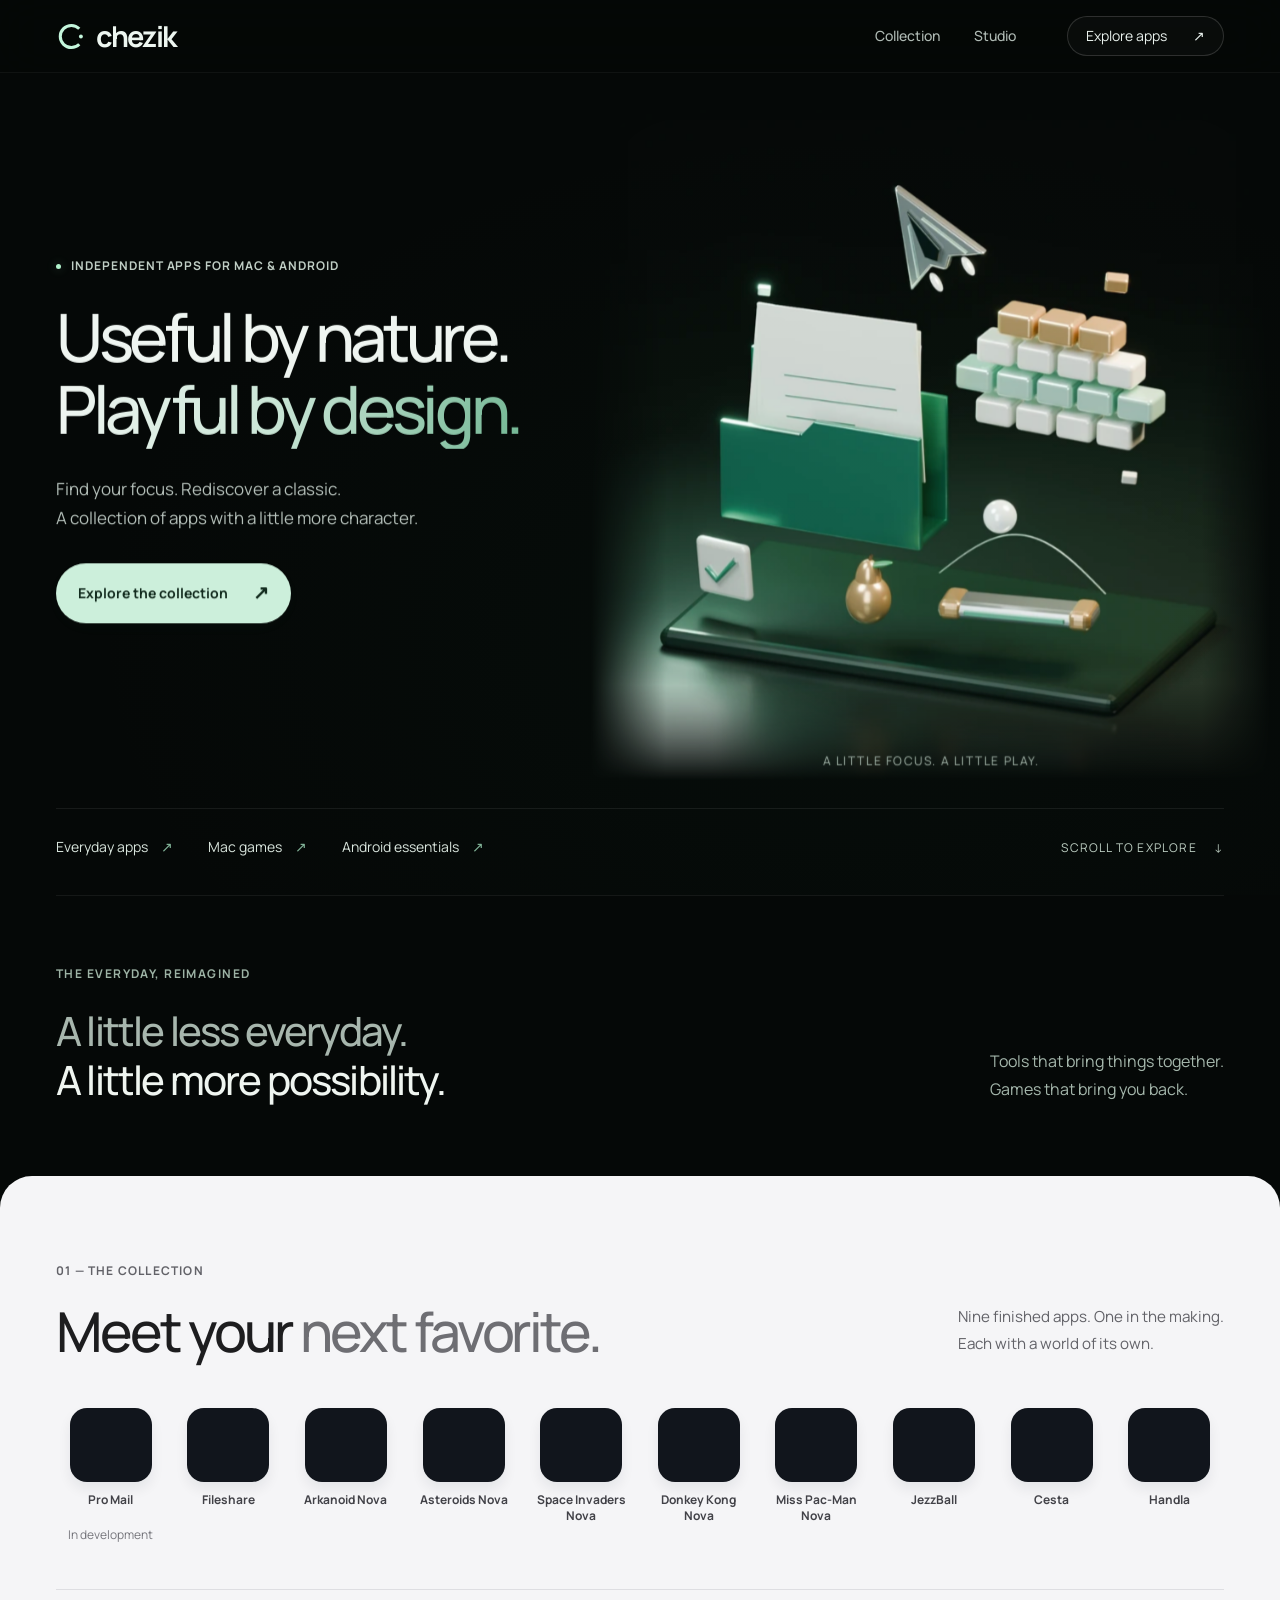
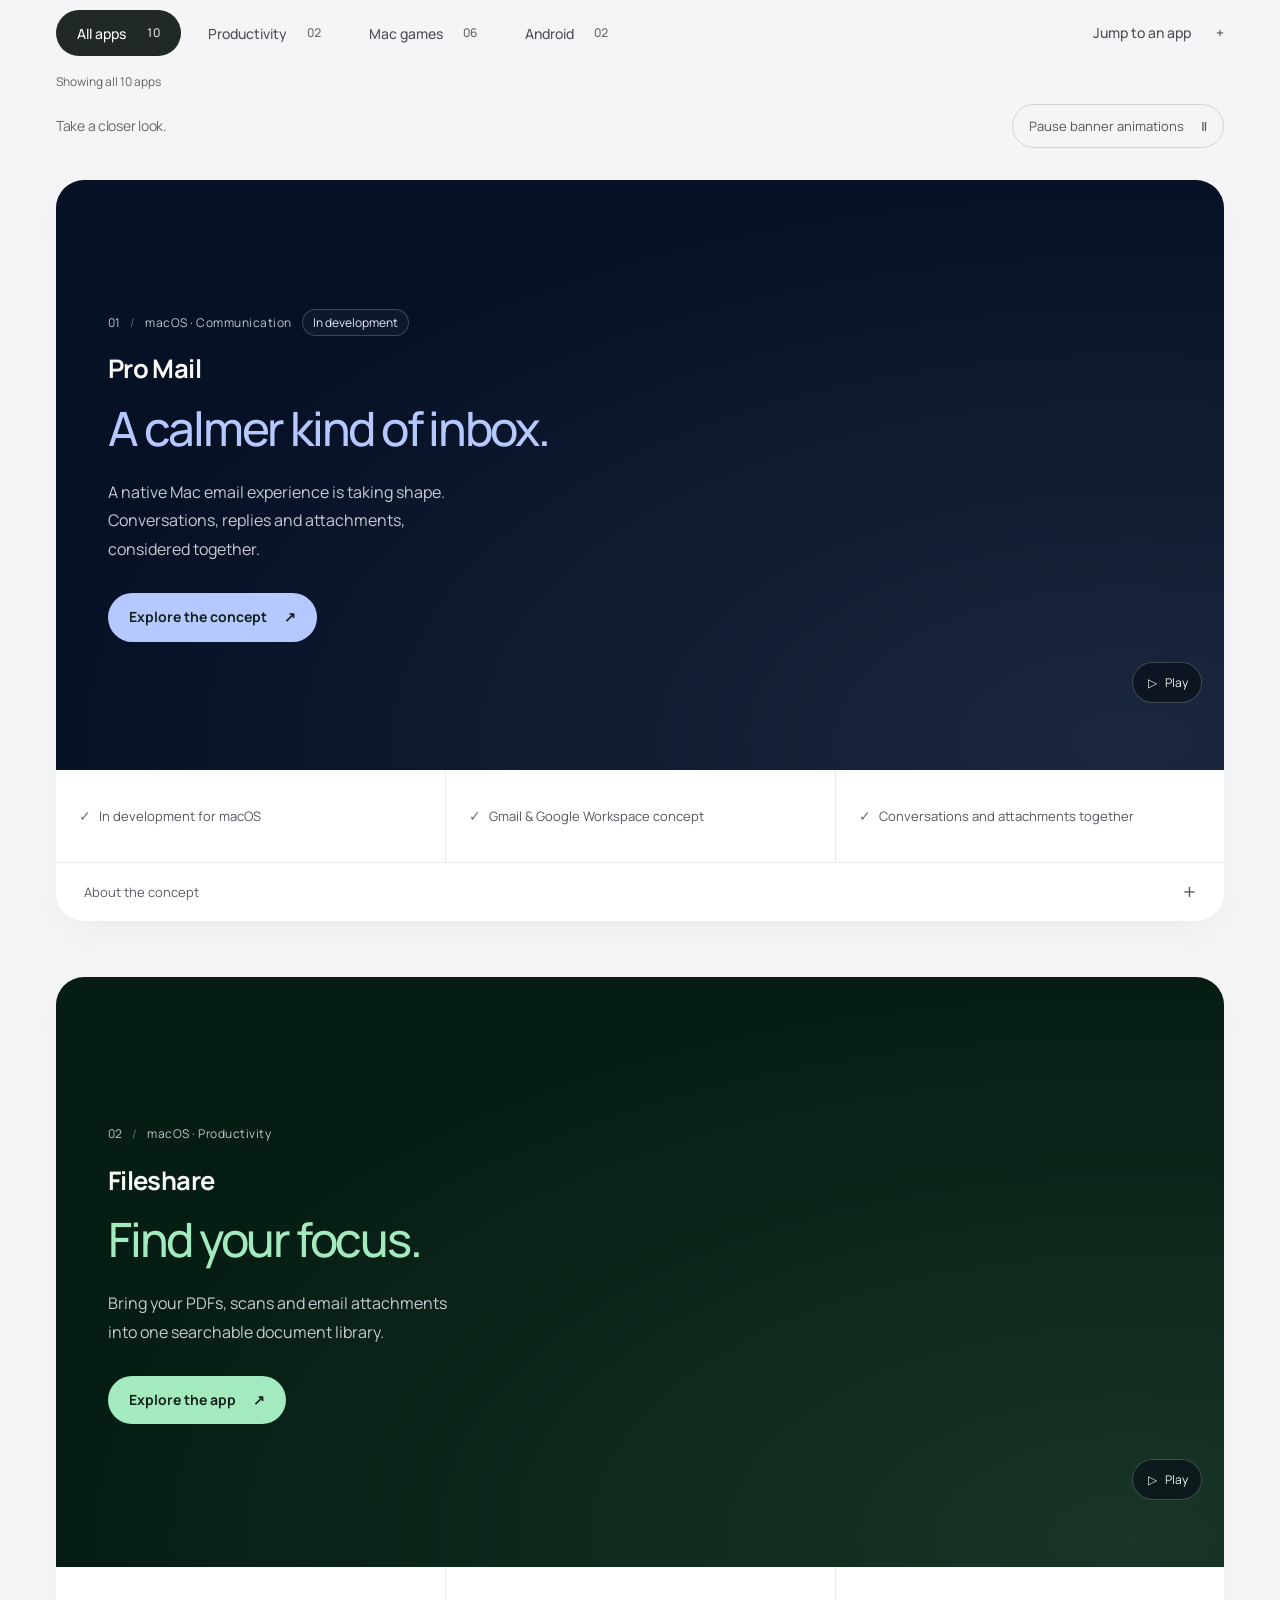
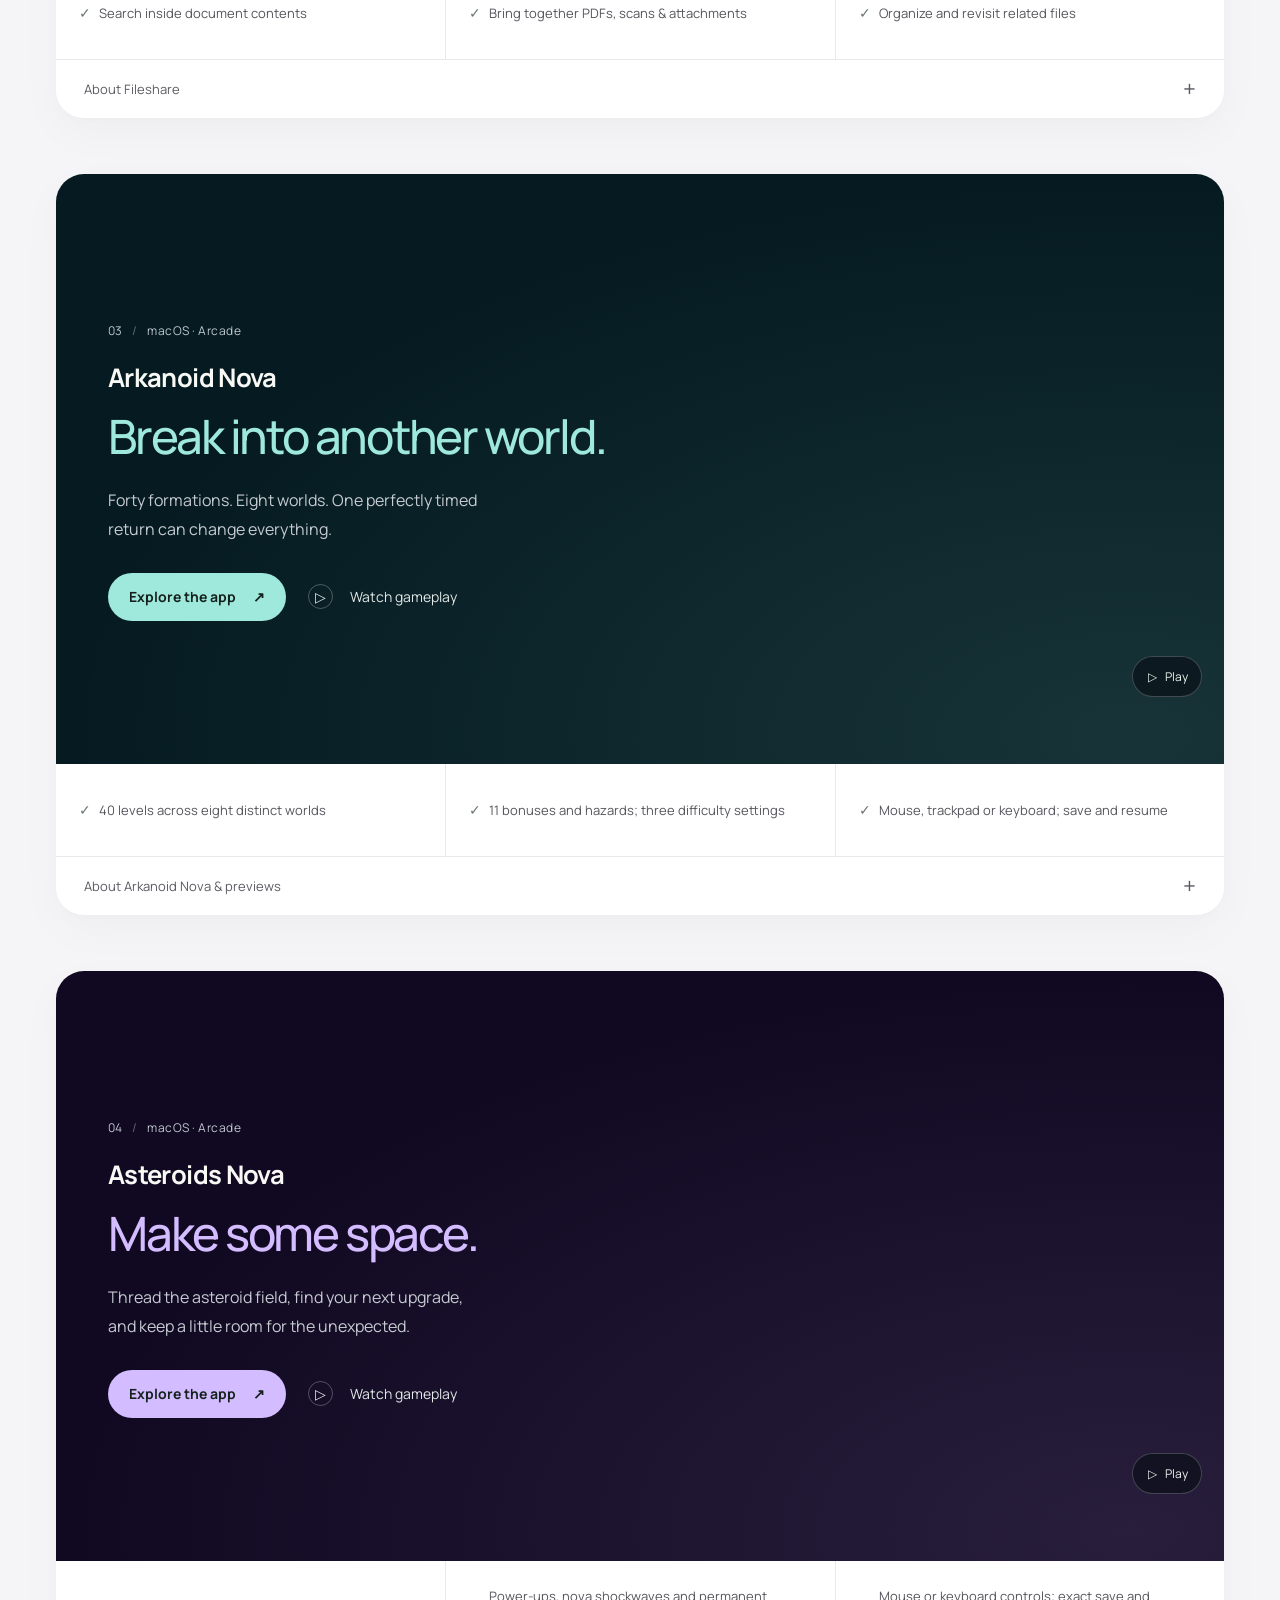
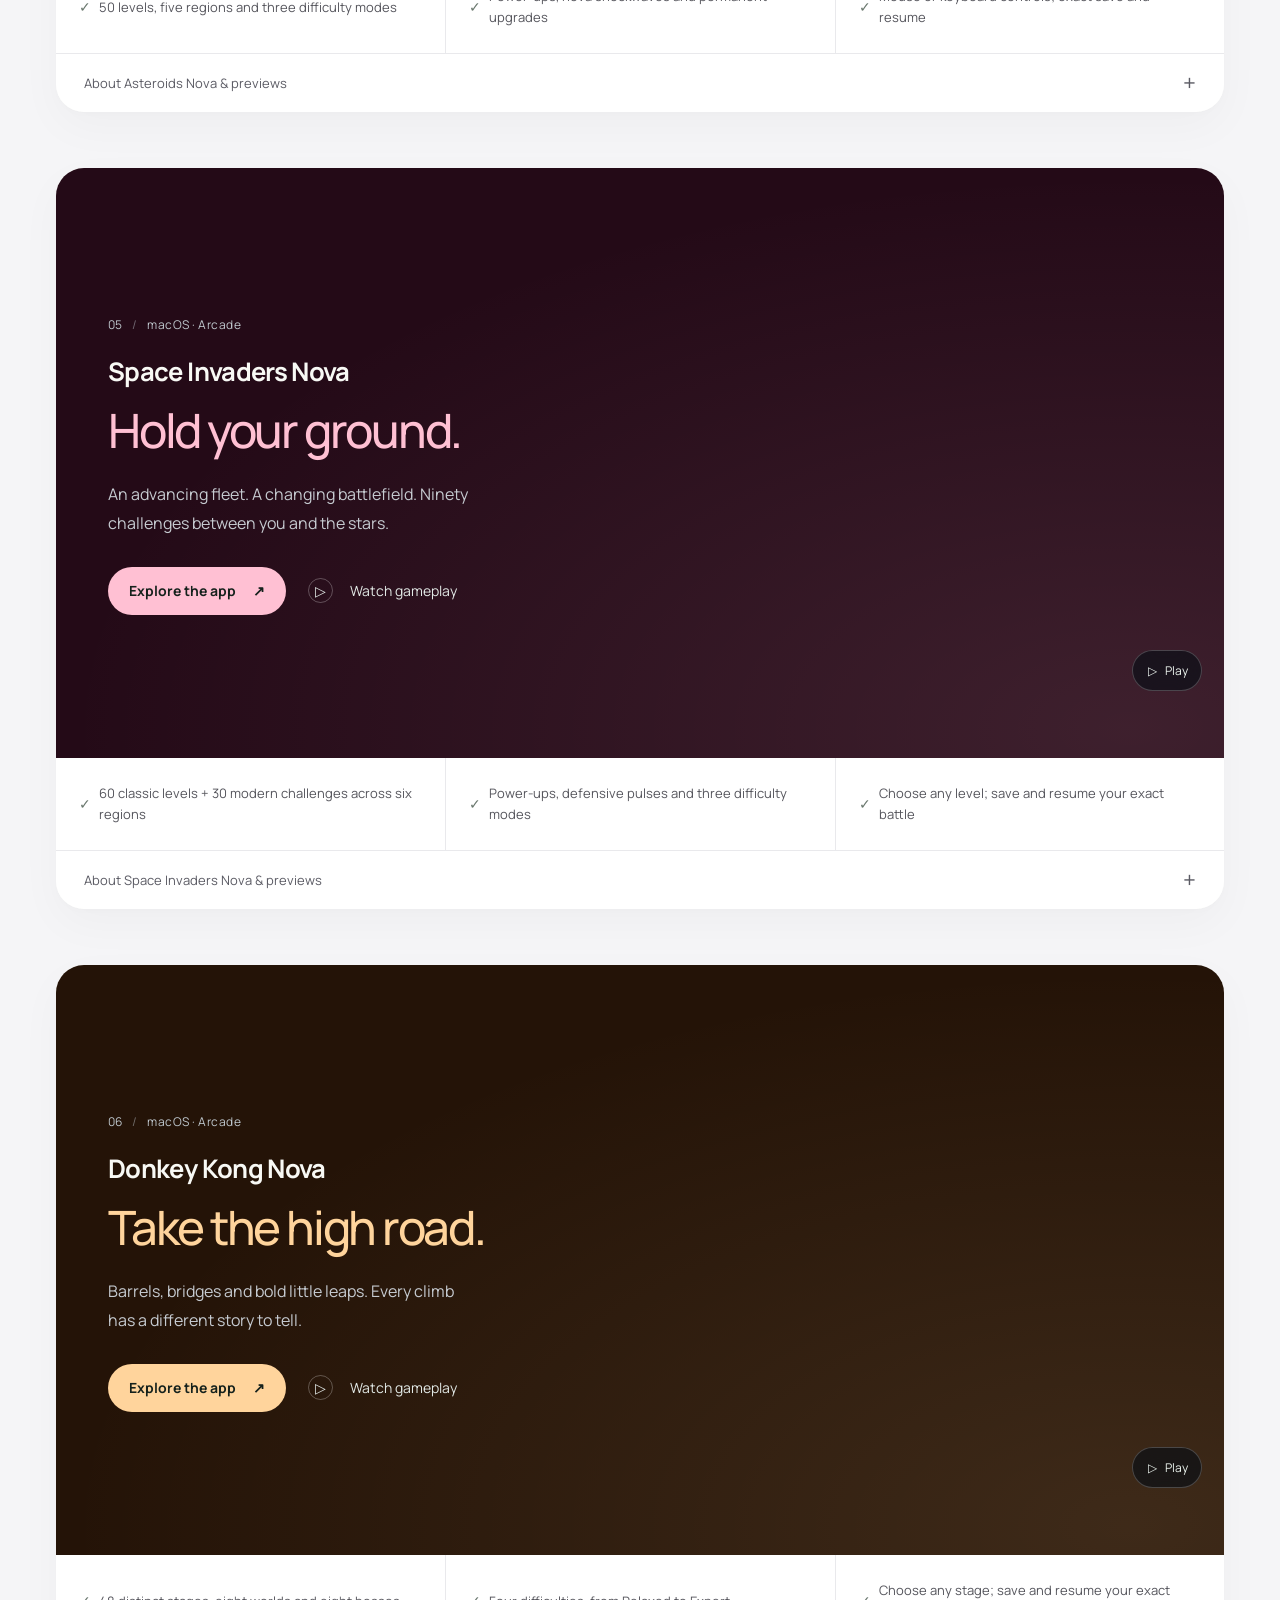
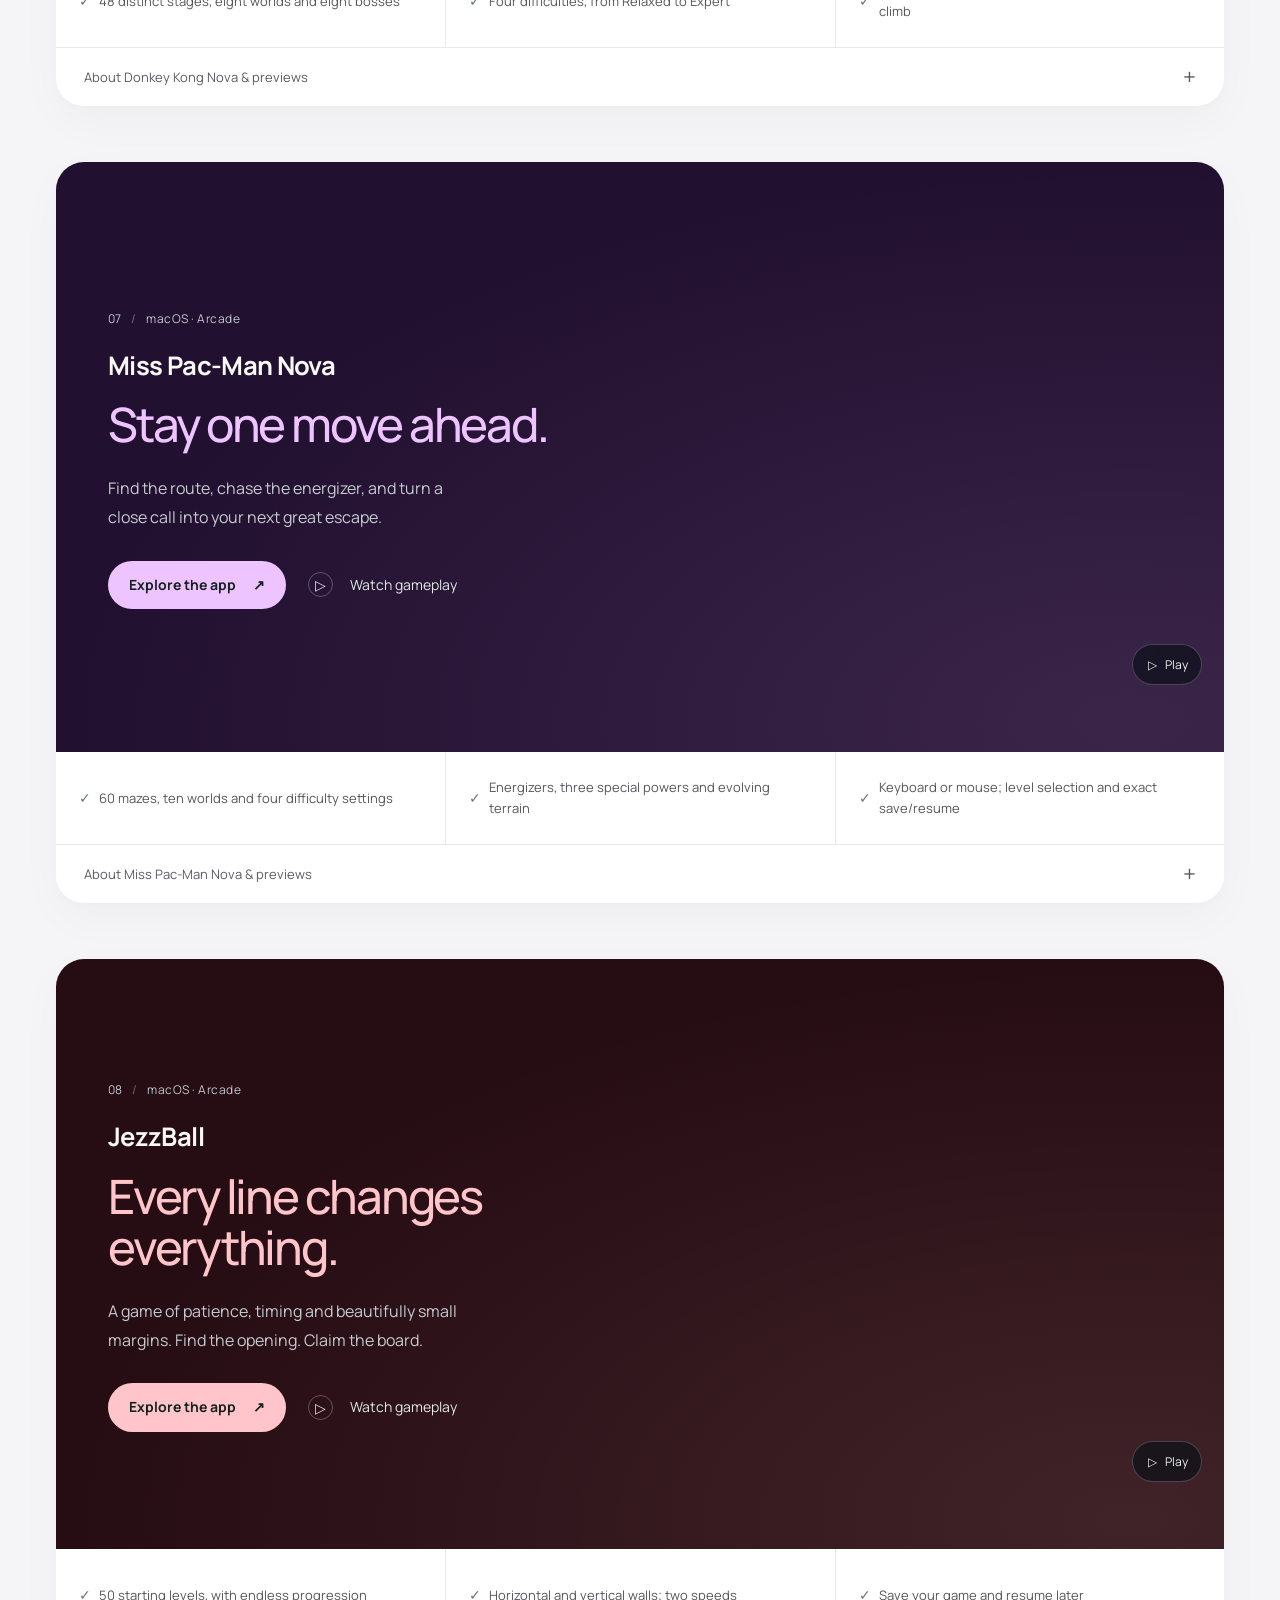
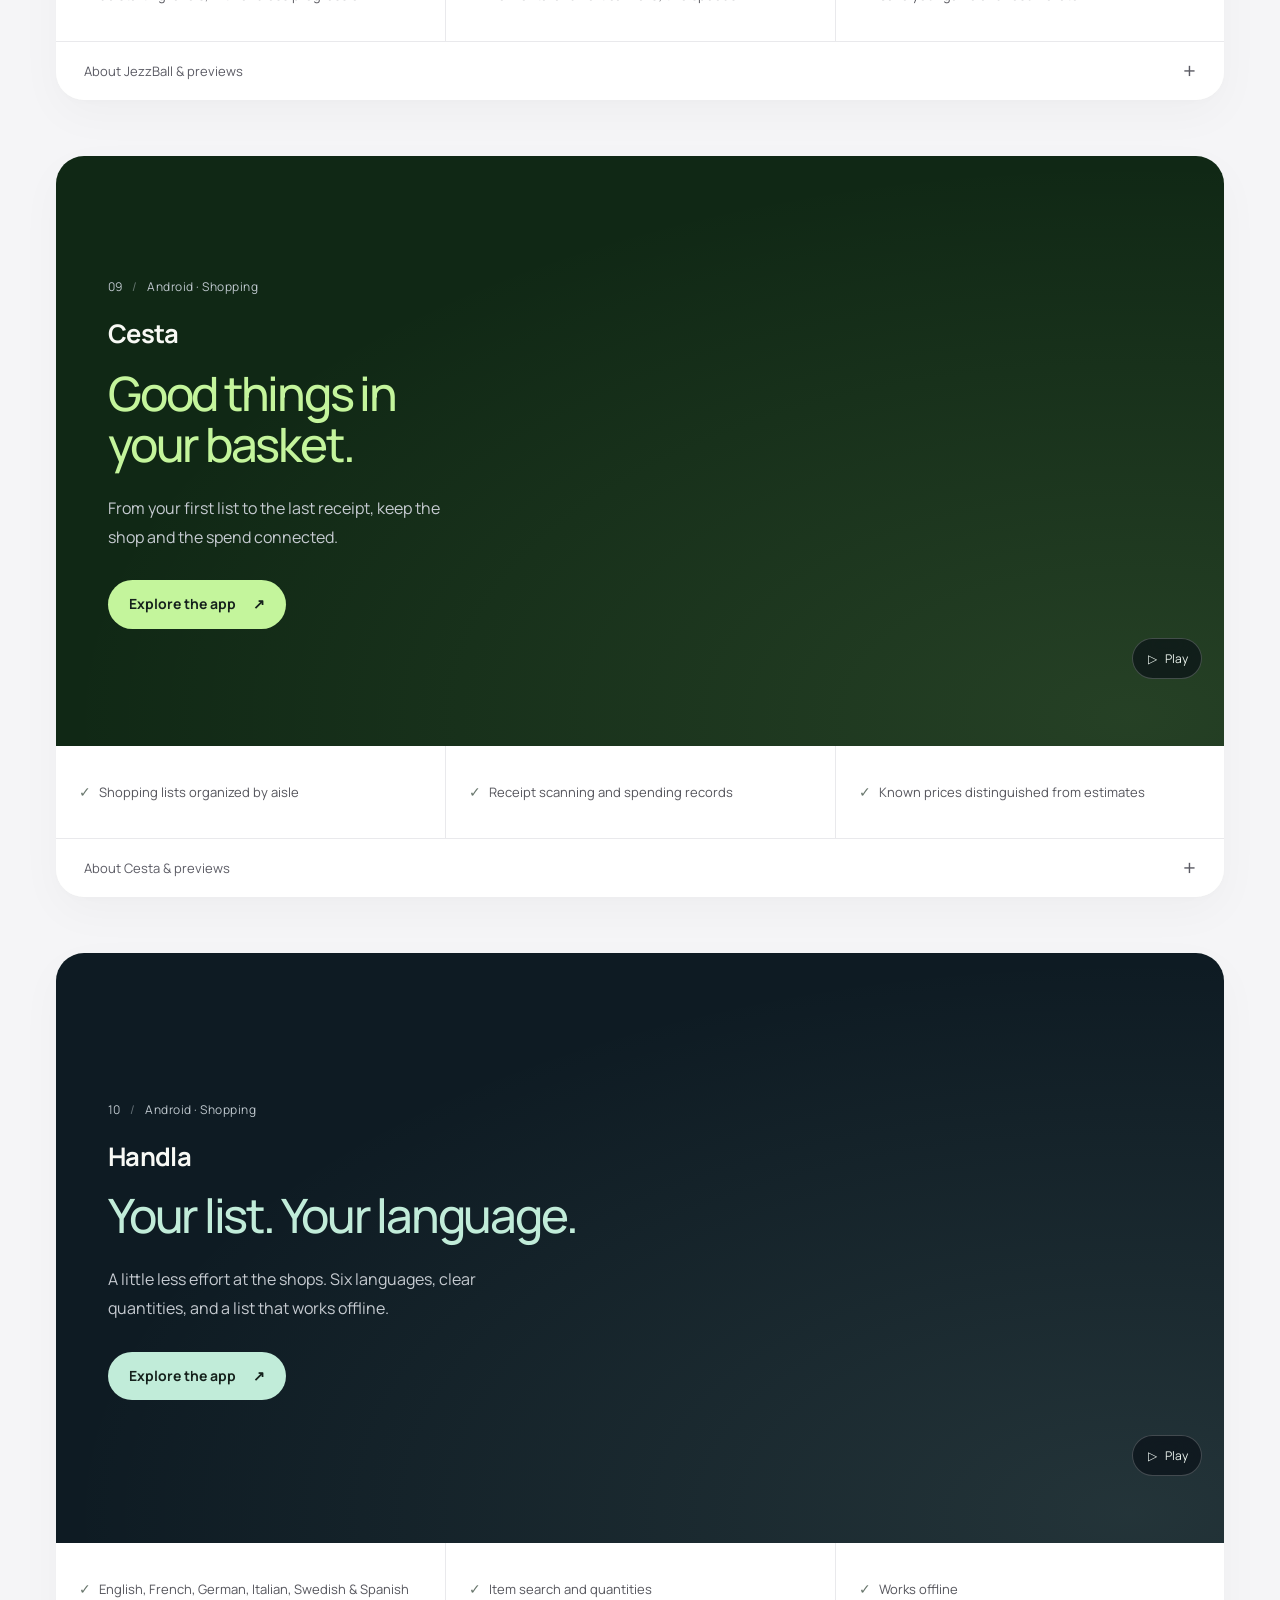
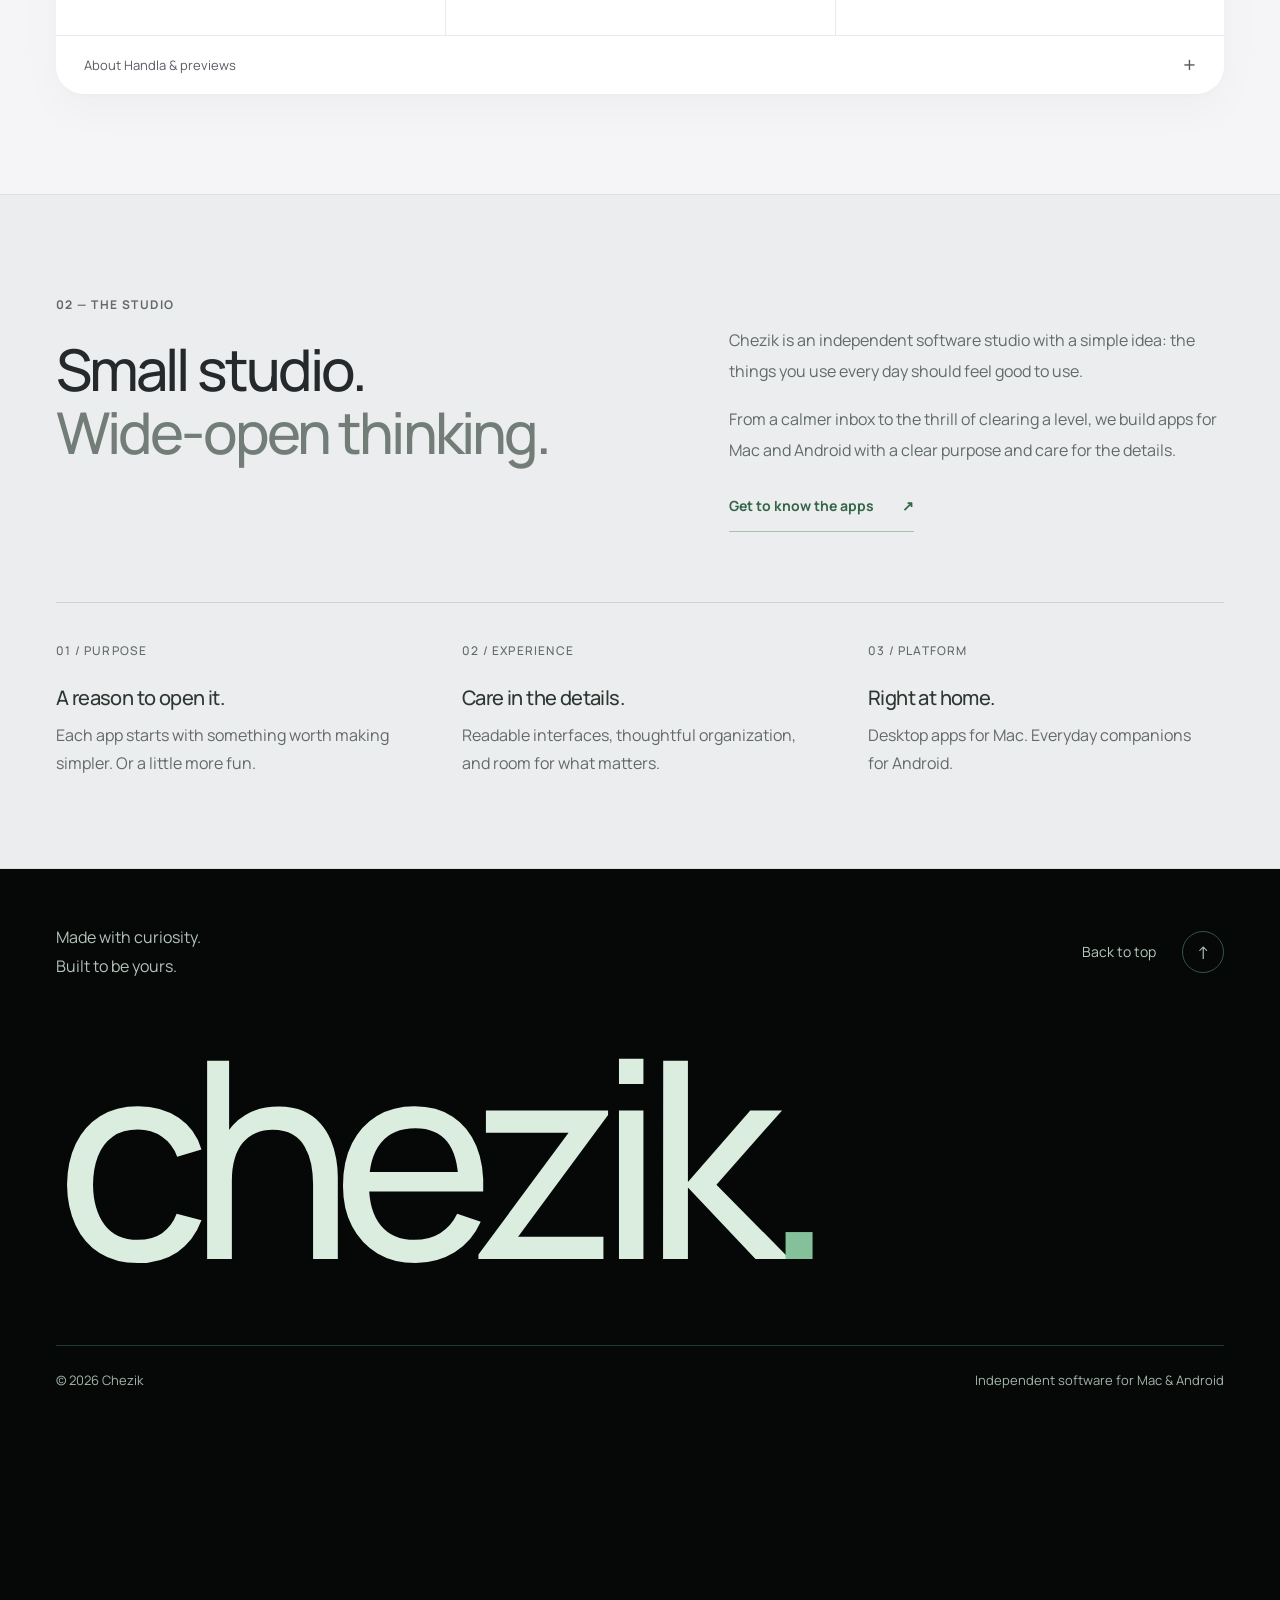
<file: apps/promail/index.html>
<!doctype html><html lang="en"><head><meta charset="utf-8"><meta http-equiv="Content-Security-Policy" content="default-src &#x27;self&#x27;; script-src &#x27;self&#x27;; style-src &#x27;self&#x27;; img-src &#x27;self&#x27; data:; font-src &#x27;self&#x27;; base-uri &#x27;none&#x27;; object-src &#x27;none&#x27;; form-action &#x27;none&#x27;"><meta name="referrer" content="strict-origin-when-cross-origin"><meta name="viewport" content="width=device-width,initial-scale=1"><meta name="robots" content="noindex"><meta http-equiv="refresh" content="0;url=/#promail"><link rel="canonical" href="https://chezik.com/#promail"><title>Continue to Chezik</title></head><body><a href="/#promail">Continue to Chezik</a></body></html>
</file>
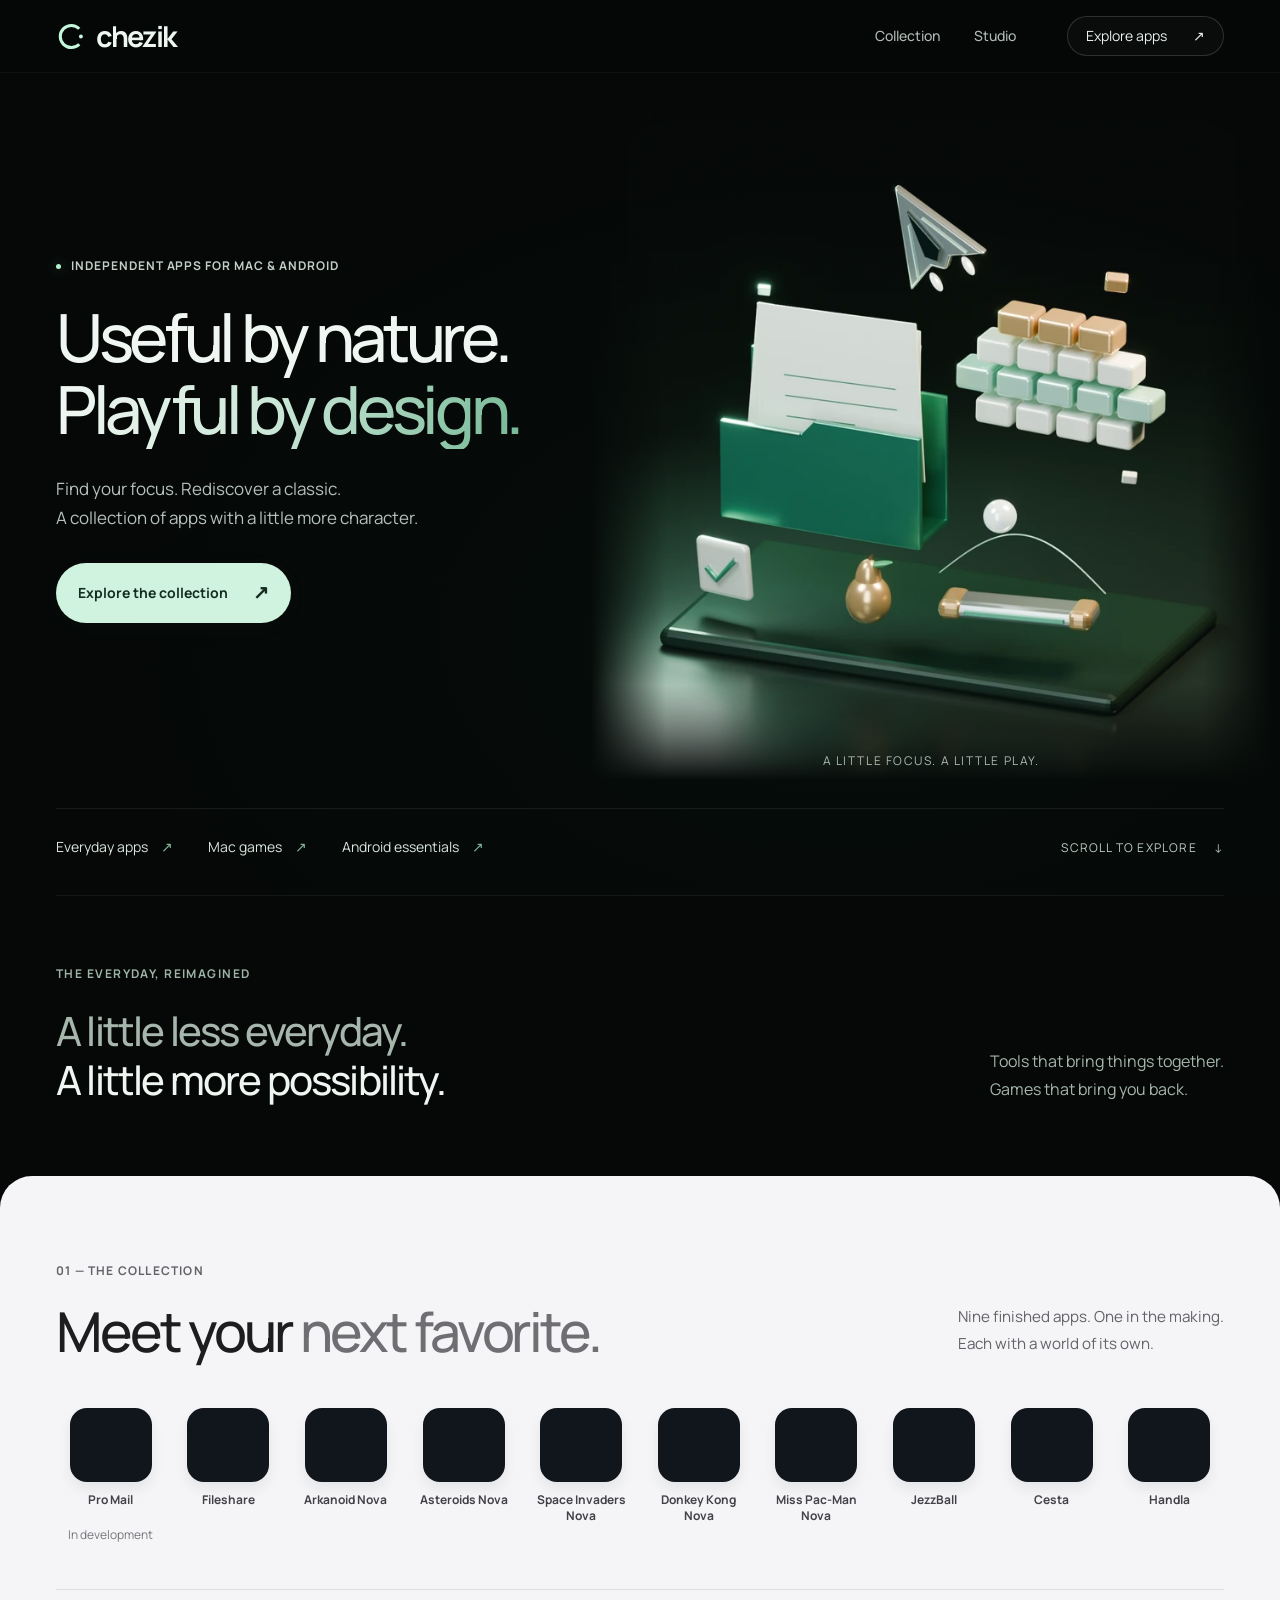
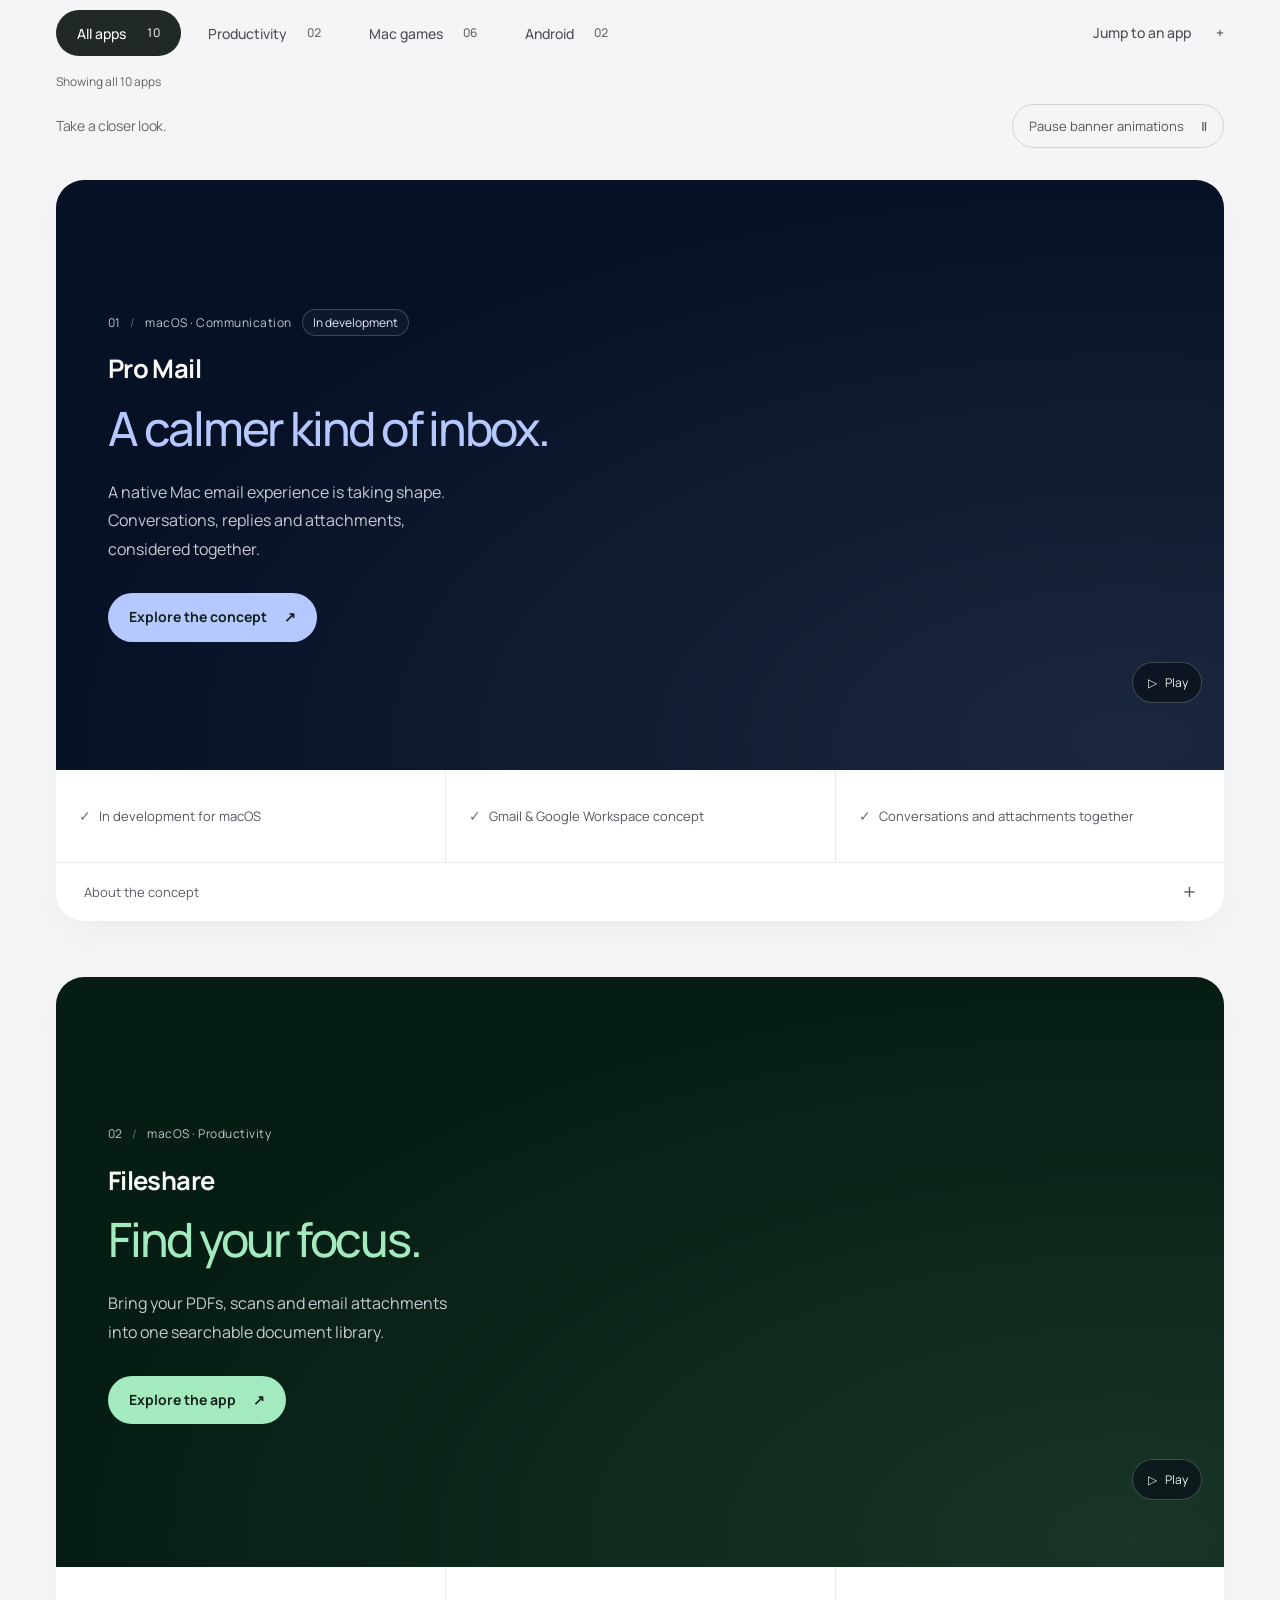
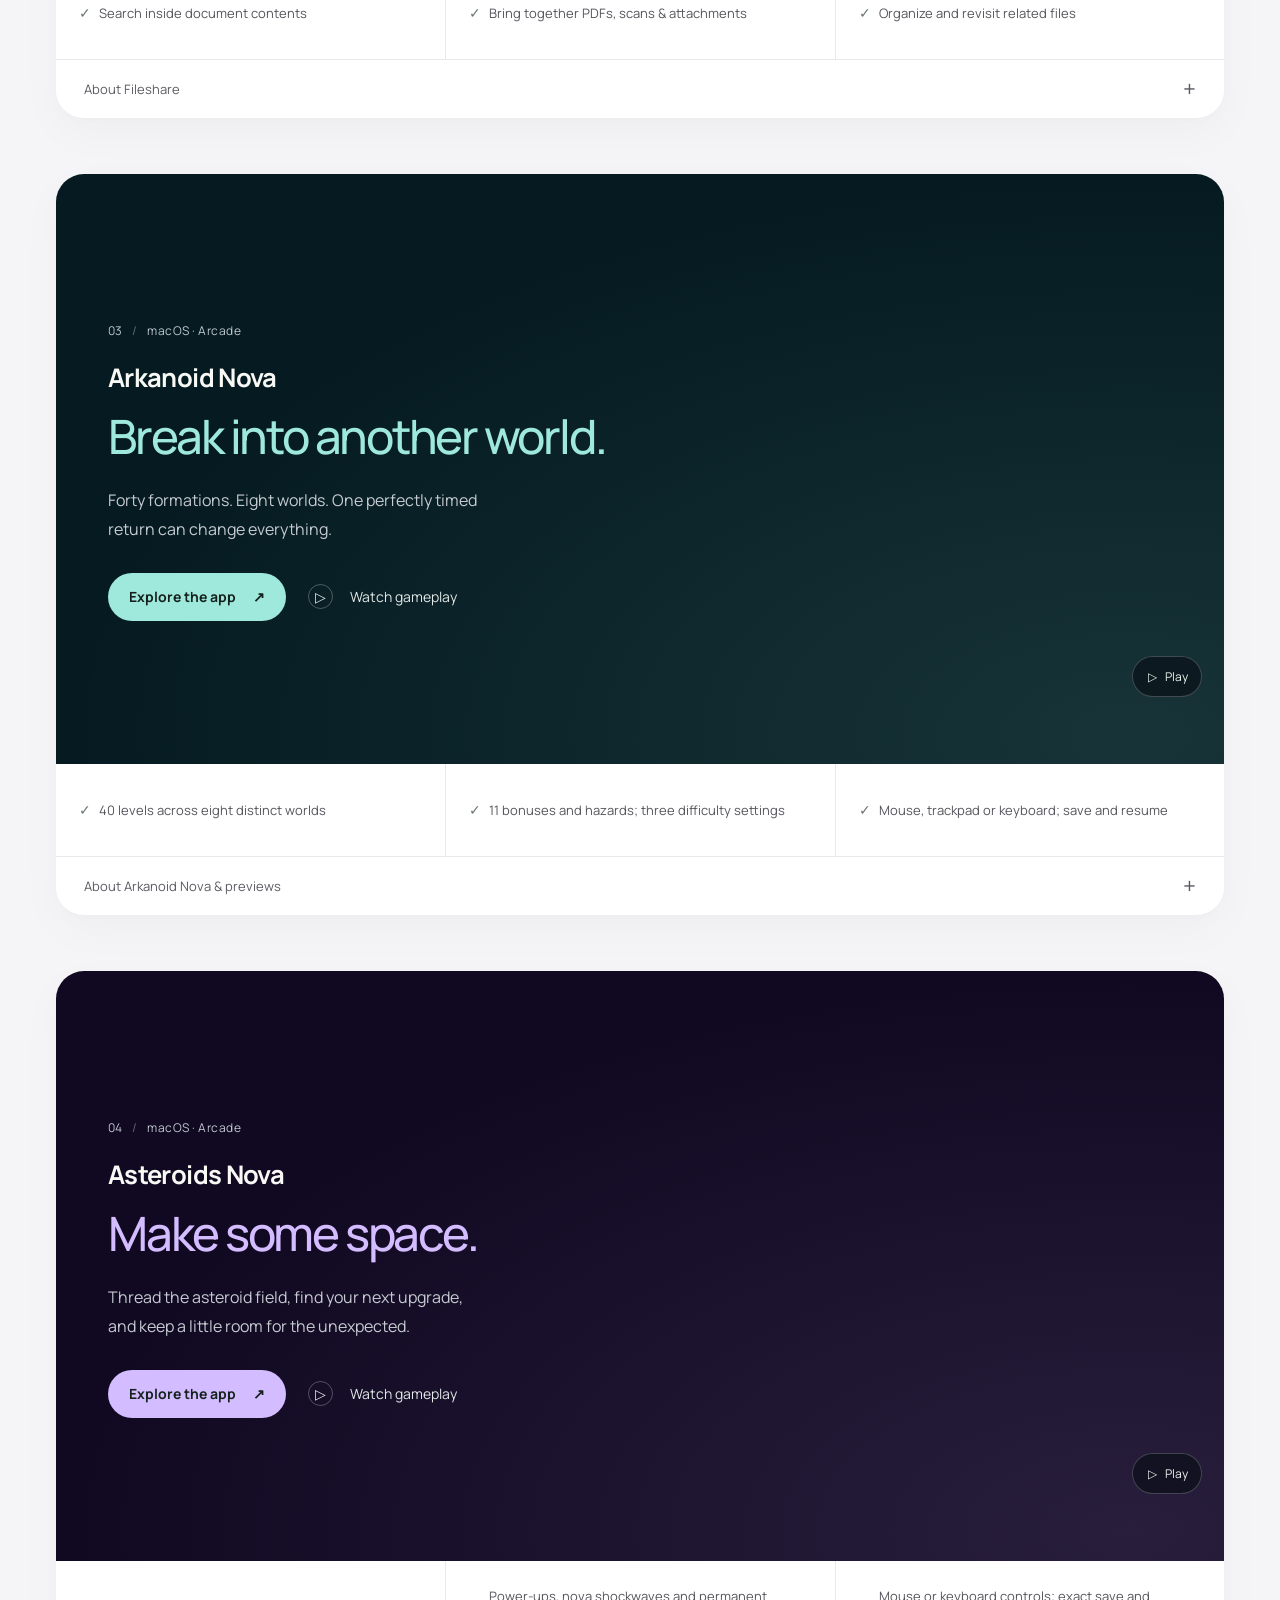
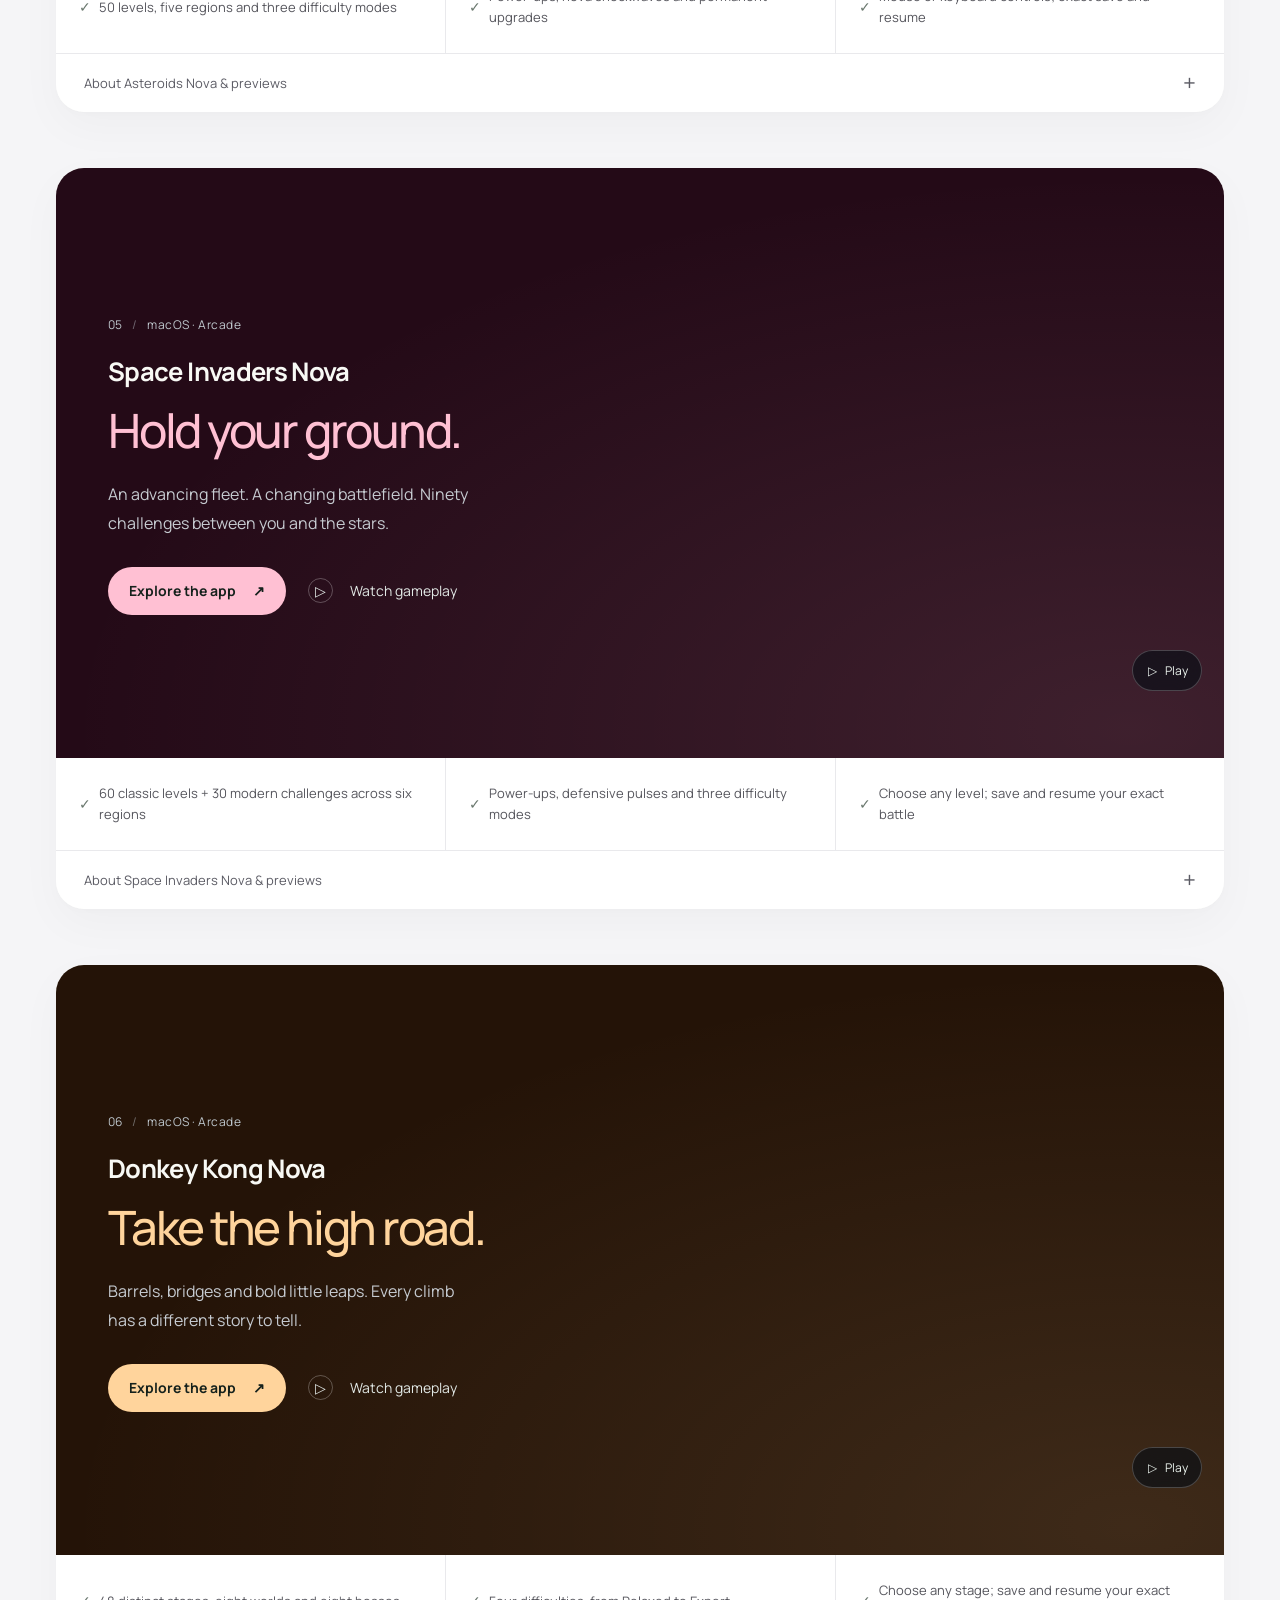
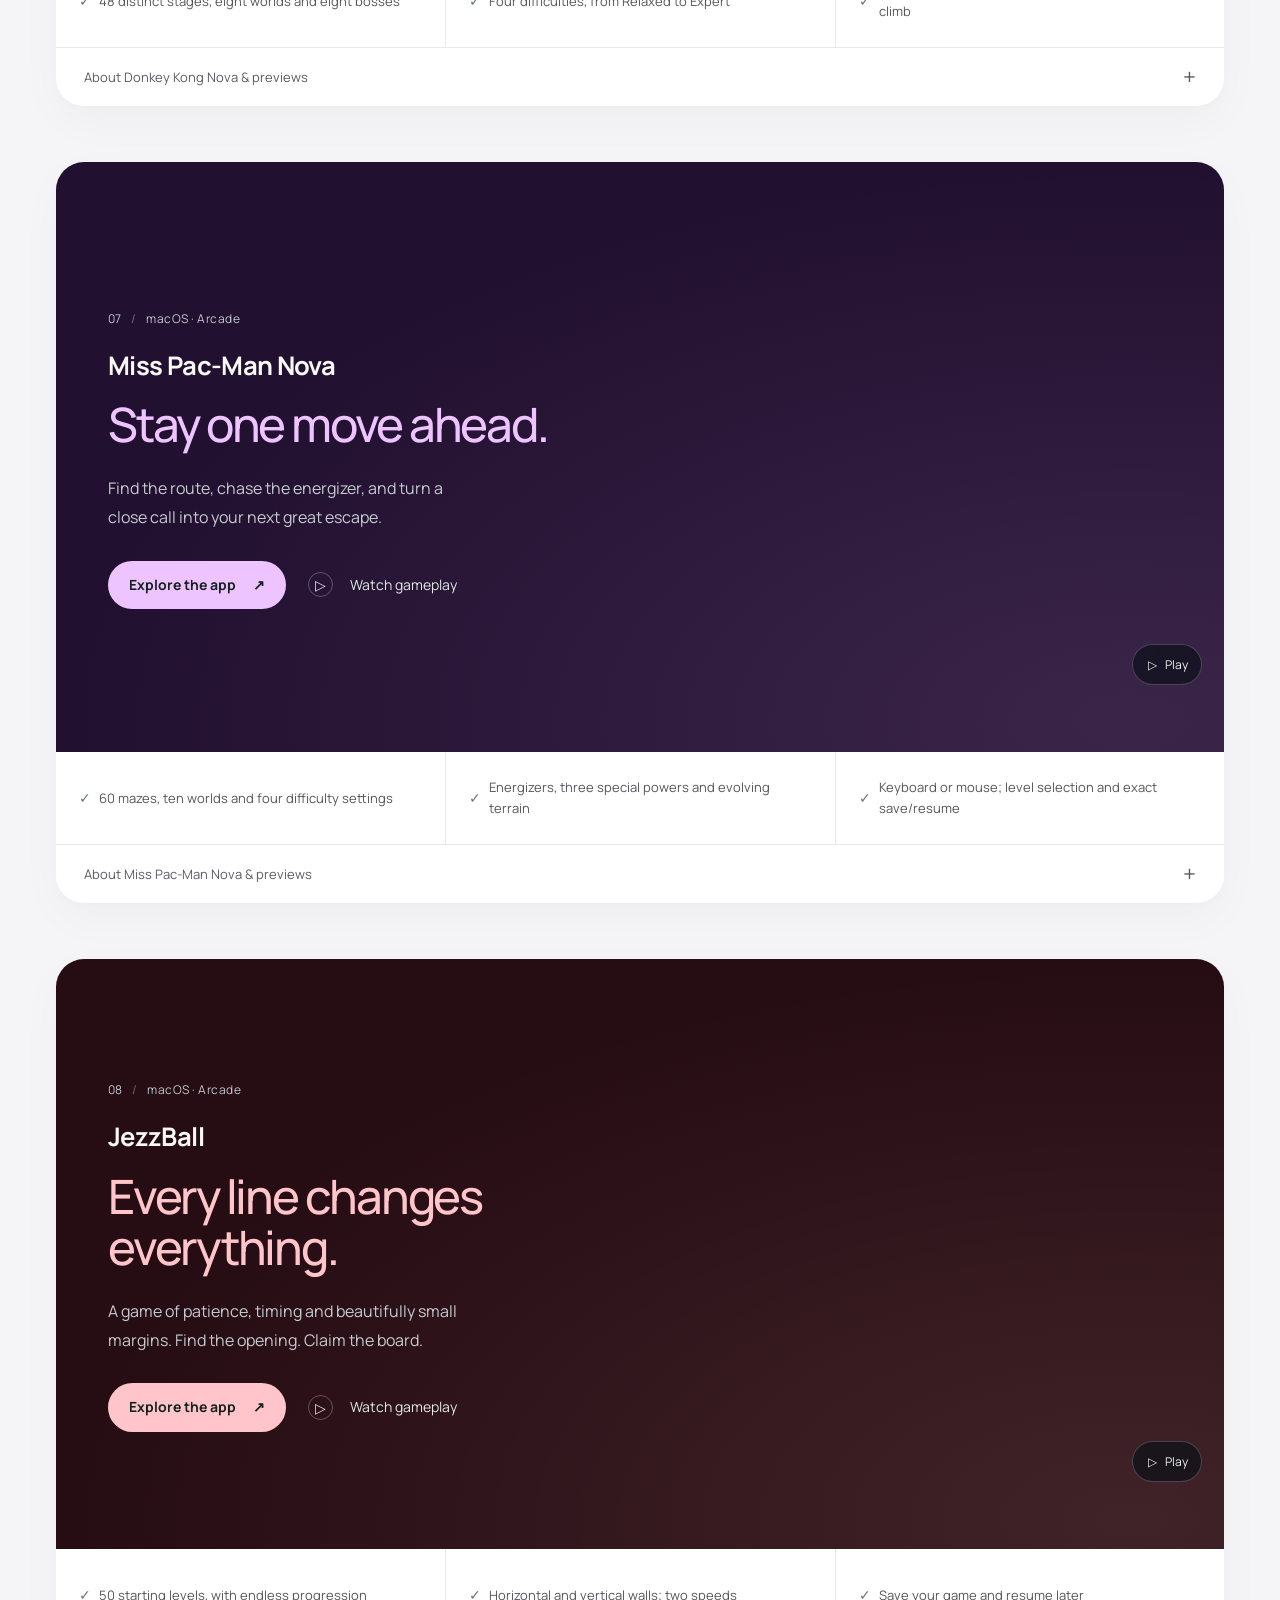
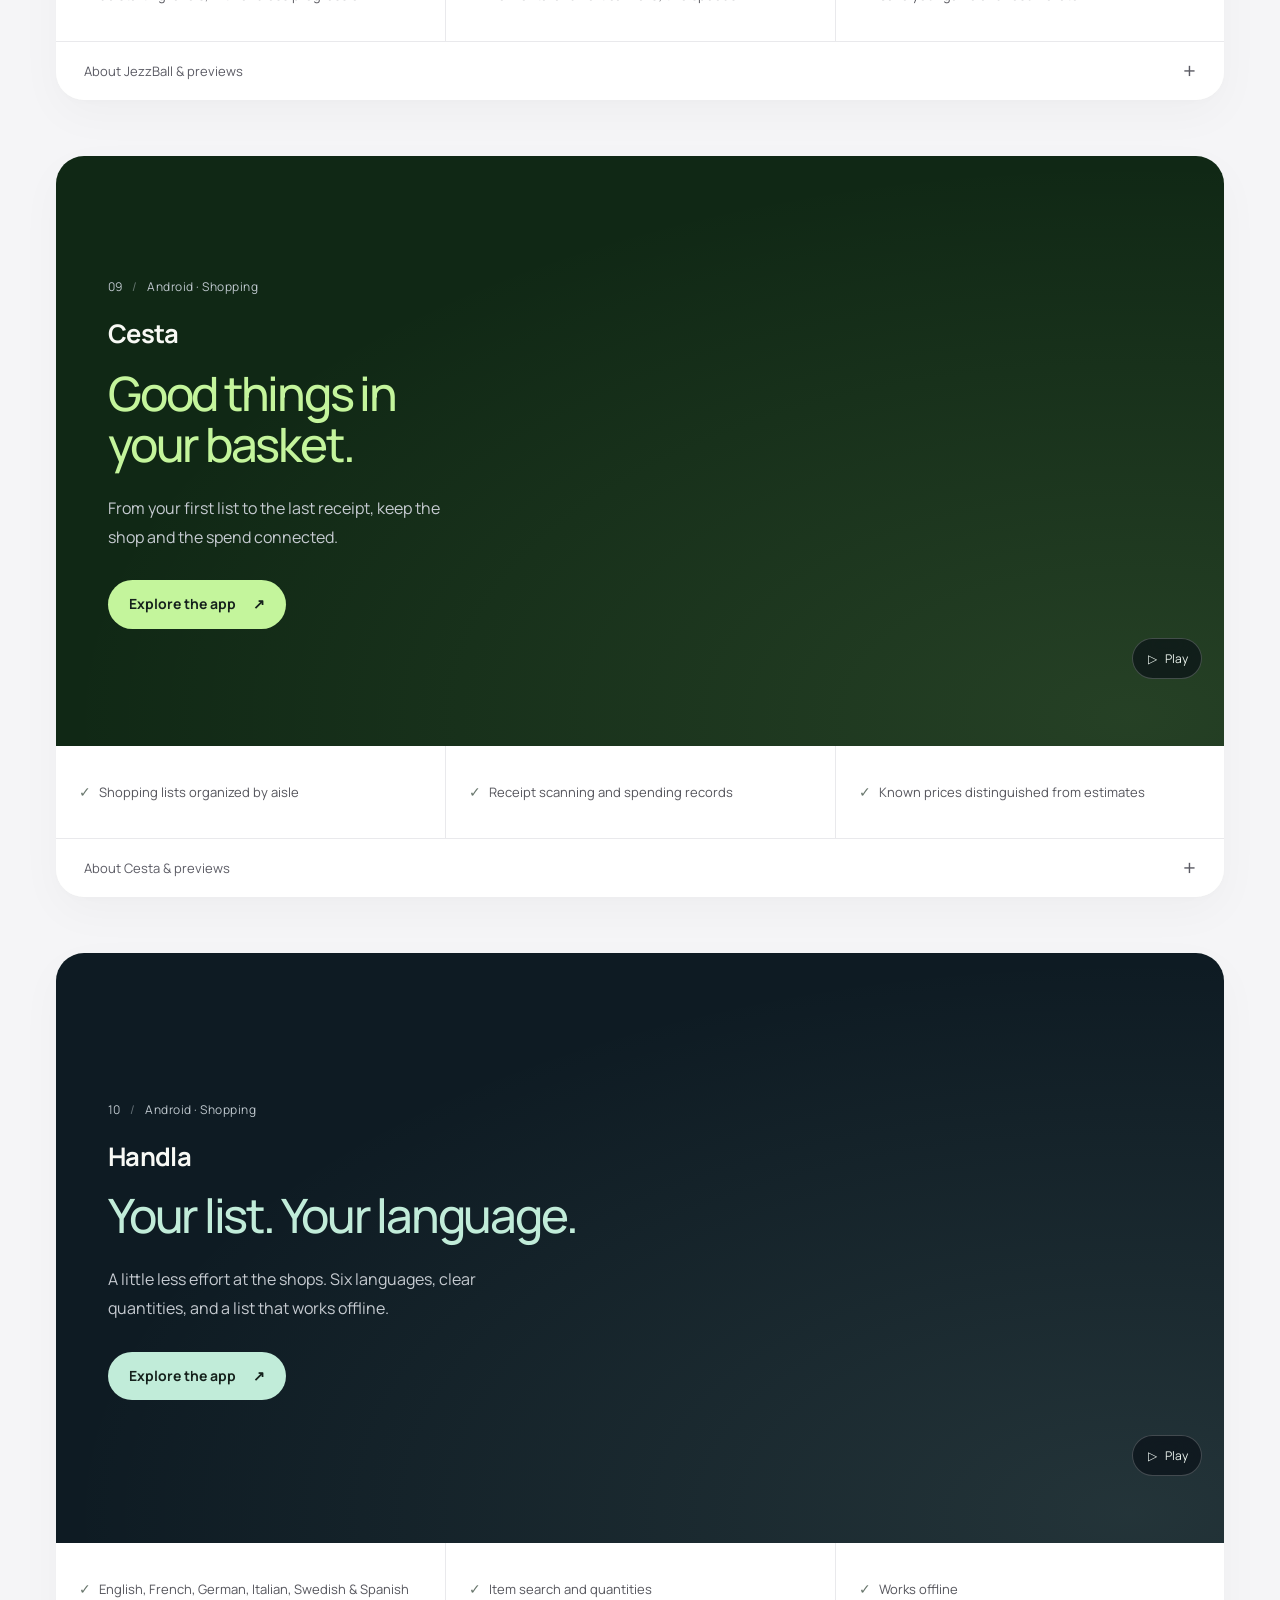
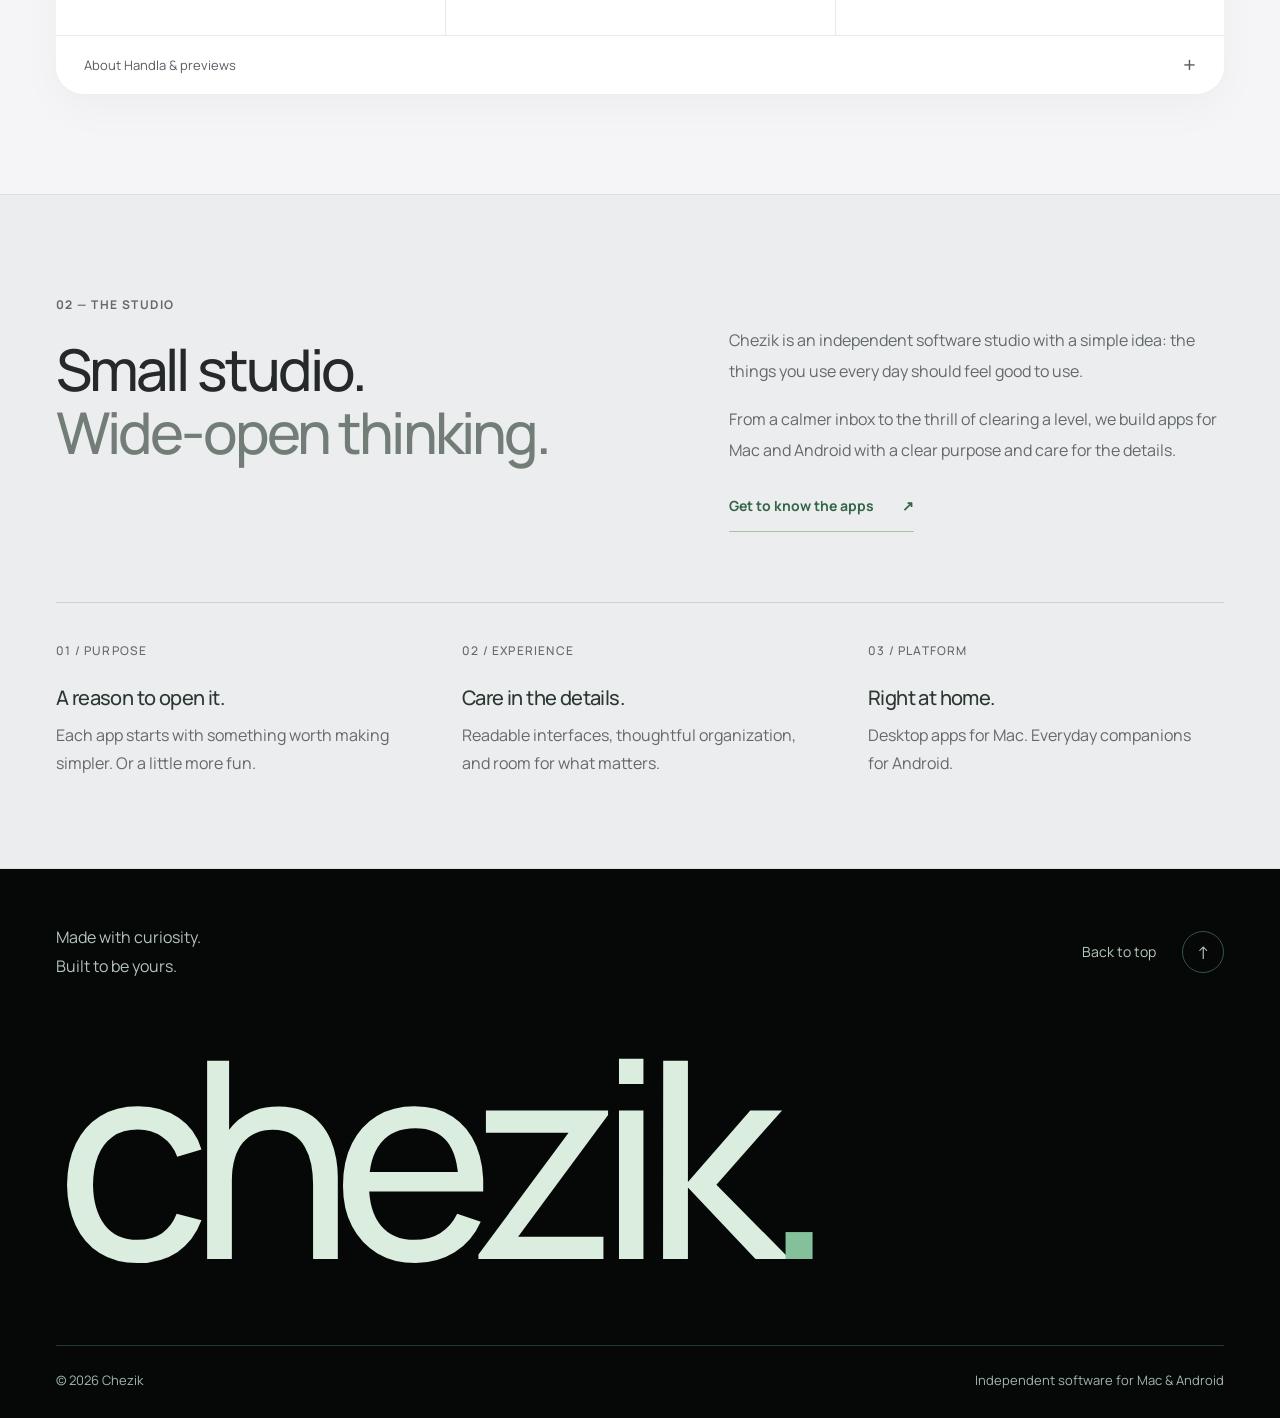
<file: apps/space-invaders/index.html>
<!doctype html><html lang="en"><head><meta charset="utf-8"><meta http-equiv="Content-Security-Policy" content="default-src &#x27;self&#x27;; script-src &#x27;self&#x27;; style-src &#x27;self&#x27;; img-src &#x27;self&#x27; data:; font-src &#x27;self&#x27;; base-uri &#x27;none&#x27;; object-src &#x27;none&#x27;; form-action &#x27;none&#x27;"><meta name="referrer" content="strict-origin-when-cross-origin"><meta name="viewport" content="width=device-width,initial-scale=1"><meta name="robots" content="noindex"><meta http-equiv="refresh" content="0;url=/#space-invaders"><link rel="canonical" href="https://chezik.com/#space-invaders"><title>Continue to Chezik</title></head><body><a href="/#space-invaders">Continue to Chezik</a></body></html>
</file>
<file: styles.css>
@font-face{font-family:Manrope;src:url('/assets/fonts/manrope-400.ttf') format('truetype');font-weight:400;font-display:swap}
@font-face{font-family:Manrope;src:url('/assets/fonts/manrope-500.ttf') format('truetype');font-weight:500;font-display:swap}
@font-face{font-family:Manrope;src:url('/assets/fonts/manrope-700.ttf') format('truetype');font-weight:700;font-display:swap}
@font-face{font-family:Manrope;src:url('/assets/fonts/manrope-800.ttf') format('truetype');font-weight:800;font-display:swap}
:root{--night:#080c12;--paper:#f5f6f8;--ink:#172030;--muted:#586273;--accent:#c7deff;--blue:#305589;--line:#dce1e8;--max:1320px}
*{box-sizing:border-box}
html{scroll-behavior:smooth;scroll-padding-top:110px}
body{margin:0;color:var(--ink);background:var(--paper);font:400 1rem/1.75 Manrope,Arial,sans-serif;-webkit-font-smoothing:antialiased}
button,a{-webkit-tap-highlight-color:transparent}
button{font:inherit;color:inherit;cursor:pointer}
a{color:inherit;text-decoration:none}
img{display:block;max-width:100%}
h1,h2,h3,p,figure{margin:0}
h1,h2,h3{font-weight:700;line-height:1.15;letter-spacing:-.05em;overflow-wrap:break-word}
em{font-family:inherit;font-style:normal;font-weight:500}
[hidden]{display:none!important}
::selection{background:var(--accent);color:var(--night)}
:focus-visible{outline:3px solid #578ddb;outline-offset:5px}
.wrap{width:min(var(--max),calc(100% - 96px));margin-inline:auto}
.eyebrow{font-size:.75rem;font-weight:700;letter-spacing:.12em;line-height:1.65}
.skip-link{position:fixed;z-index:300;top:12px;left:12px;padding:12px 20px;background:var(--accent);color:var(--night);transform:translateY(-180%)}
.skip-link:focus{transform:translateY(0)}
.sr-only{position:absolute;width:1px;height:1px;padding:0;margin:-1px;overflow:hidden;clip-path:inset(50%);white-space:nowrap;border:0}
/* A restrained opening, with real Blender artwork as the main visual. */
.site-header{position:sticky;top:0;z-index:20;color:#edf2fa;background:#080c12f5;border-bottom:1px solid #ffffff14;backdrop-filter:blur(16px)}
.header-inner{min-height:84px;display:flex;align-items:center;justify-content:space-between;gap:32px;padding-block:16px}
.wordmark{font-size:2.15rem;font-weight:800;letter-spacing:-.075em;line-height:1}
.wordmark span{color:var(--accent)}
.header-inner nav{display:flex;gap:34px;margin-left:auto}
.header-inner nav a{font-size:.875rem;font-weight:500;min-height:44px;display:flex;align-items:center}
.header-inner nav a:hover{color:var(--accent)}
.header-cta{display:flex;align-items:center;gap:25px;border:1px solid #ffffff35;border-radius:7px;padding:9px 17px;font-size:.875rem;margin-left:16px;min-height:44px}
.header-cta:hover{background:#ffffff0c;border-color:#ffffff65}
.hero{color:#f4f7fc;background:var(--night);overflow:hidden}
.hero-intro{display:grid;grid-template-columns:minmax(0,1.8fr) minmax(0,1fr);align-items:end;gap:50px;text-align:left;padding:76px 0 8px}
.hero .eyebrow{display:flex;align-items:center;flex-wrap:wrap;gap:10px;color:#aebacb}
.status-dot{width:6px;height:6px;flex:0 0 6px;border-radius:50%;background:var(--accent)}
.hero h1{font-size:clamp(3.15rem,5.4vw,5rem);line-height:1.12;letter-spacing:-.06em;margin-top:25px}
.hero h1 em{color:#99afcf;letter-spacing:inherit}
.hero-summary{padding:0 0 8px 20px;min-width:0}
.hero-description{font-size:1rem;line-height:1.8;color:#adb9cc;max-width:380px}
.primary-link{display:inline-flex;align-items:center;justify-content:space-between;gap:26px;border-radius:7px;background:#eff5ff;color:#15213a;padding:13px 19px;font-size:.875rem;font-weight:700;min-height:50px;transition:background .2s,transform .2s}
.hero-summary .primary-link{margin-top:27px}
.primary-link:hover{background:#d8e8ff;transform:translateY(-2px)}
.primary-link span{font-size:1.2rem}
.studio-stage{position:relative;margin:24px -40px 0}
.studio-visual{position:relative;isolation:isolate;aspect-ratio:5/2}
.studio-stage picture,.studio-stage img{display:block;width:100%;height:100%}.studio-stage img{object-fit:cover}
.studio-film{display:block;position:absolute;inset:0;width:100%;height:100%;object-fit:cover;opacity:0;pointer-events:none;transition:opacity .4s}
.studio-film.is-visible{opacity:1}
.studio-stage figcaption{display:flex;align-items:center;justify-content:space-between;flex-wrap:wrap;gap:12px 24px;margin:0 40px 24px;color:#a5b3c9}
.studio-stage figcaption>span{font-size:.75rem;letter-spacing:.1em}
.studio-links{display:flex;align-items:center;gap:28px;flex-wrap:wrap}
.studio-links a,.studio-motion-toggle{display:inline-flex;align-items:center;gap:14px;min-height:44px;font-size:.875rem}
.studio-links a:hover{color:#f4f7fc}
.studio-motion-toggle{border:1px solid #ffffff2d;border-radius:7px;padding:7px 14px;background:transparent;color:#dce8fa}
.studio-motion-toggle:hover{border-color:#ffffff6b;background:#ffffff08}
.studio-motion-toggle>span[aria-hidden]{font-size:1rem;width:1rem;text-align:center}
.hero-bottom{display:flex;justify-content:space-between;align-items:center;flex-wrap:wrap;gap:16px;padding:21px 0 26px;border-top:1px solid #ffffff1a;color:#9eacbe;font-size:.75rem;letter-spacing:.07em}
.hero-bottom>span:nth-child(2){font-size:.875rem;letter-spacing:0}
.hero-bottom a{min-height:44px;display:flex;align-items:center;gap:23px}
.hero-bottom a:hover{color:var(--accent)}
/* Readable product information and an evenly sized gallery. */
.collection{padding-block:100px 112px}
.collection-heading{display:flex;align-items:flex-end;justify-content:space-between;gap:48px;margin-bottom:45px}
.collection-heading .eyebrow{color:#526681;margin-bottom:20px}
.collection-heading h2{font-size:clamp(2.65rem,4vw,3.9rem);line-height:1.13}
.collection-heading h2 em{color:#687991}
.collection-heading>p{color:var(--muted);font-size:1rem;line-height:1.85;max-width:320px;padding-bottom:5px}
.collection-toolbar{display:flex;align-items:center;justify-content:space-between;gap:18px;position:relative;border-top:1px solid var(--line);padding-top:23px}
.filters{display:flex;align-items:center;flex-wrap:wrap;gap:8px}
.filters button{display:flex;align-items:center;gap:16px;border:1px solid transparent;background:transparent;border-radius:7px;padding:10px 15px;min-height:46px;font-size:.875rem;font-weight:700;line-height:1.5;transition:background .2s}
.filters button span{font-size:.75rem;font-variant-numeric:tabular-nums;opacity:.85}
.filters button:hover{background:#e8ecf2}
.filters button[aria-pressed=true]{background:#1d293b;color:#f4f7fb}
.collection-status{font-size:.8125rem;color:var(--muted);margin:17px 0 29px}
.app-jump{position:relative;z-index:5}
.app-jump summary{list-style:none;cursor:pointer;display:flex;align-items:center;gap:25px;min-height:44px;font-size:.875rem;font-weight:500}
.app-jump summary::-webkit-details-marker{display:none}
.app-jump[open] summary>span{transform:rotate(45deg)}
.app-index{position:absolute;right:0;top:calc(100% + 9px);min-width:245px;padding:10px;border:1px solid var(--line);border-radius:10px;background:#fff;box-shadow:0 14px 50px #101c3420}
.app-index a{display:block;border-radius:5px;padding:9px 12px;font-size:.875rem;min-height:44px}
.app-index a:hover{background:#edf2fa}
.product-grid{display:grid;grid-template-columns:repeat(2,minmax(0,1fr));gap:38px 32px;align-items:stretch}
.product{display:flex;flex-direction:column;min-width:0;scroll-margin-top:22px;background:#fff;border:1px solid #dde3eb;border-radius:12px;overflow:hidden;transition:border-color .25s,box-shadow .25s}
.product:hover{border-color:#bbc9dc;box-shadow:0 12px 30px -24px #132c59a0}
.product-visual{order:0;min-width:0;padding:12px 12px 0}
.product-copy{order:1;min-width:0;padding:24px 28px 30px;flex:1}
.product-meta{display:flex;align-items:center;flex-wrap:wrap;gap:11px;font-size:.8125rem;line-height:1.6;color:var(--muted);margin-bottom:14px}
.product-meta>span:last-child>span{margin:0 5px;color:#748095}
.product-number{font-size:.75rem;color:#64748a;font-variant-numeric:tabular-nums;border-right:1px solid #dbe2eb;padding-right:11px;letter-spacing:.03em}
.product h3{font-size:clamp(1.8rem,2.5vw,2.4rem);letter-spacing:-.05em;line-height:1.2;margin-bottom:13px}
.product-headline{font-size:1.0625rem;font-weight:700;line-height:1.65;letter-spacing:-.025em;max-width:38rem}
.product-description{margin-top:13px;color:var(--muted);font-size:1rem;line-height:1.85;overflow-wrap:break-word}
.feature-list{list-style:none;padding:20px 0 0;margin:22px 0 0;border-top:1px solid #e5eaf0;display:grid;gap:10px}
.feature-list li{position:relative;padding-left:24px;font-size:1rem;line-height:1.7;overflow-wrap:break-word}
.feature-list li::before{content:'↗';position:absolute;left:0;top:0;color:#506d97;font-size:.95rem}
.product-note{margin-top:20px;color:#636f80;font-size:.875rem;line-height:1.75}
.image-preview{position:relative;display:block;width:100%;aspect-ratio:1672/941;padding:0;border:1px solid #263143;border-radius:6px;overflow:hidden;background:#080c12;cursor:zoom-in}
.image-preview img{width:100%;height:100%;object-fit:contain;transition:transform .45s}
.expand-icon{position:absolute;bottom:12px;right:12px;display:grid;place-items:center;width:36px;height:36px;background:#f3f7ffed;border:1px solid #ffffff5c;color:#1a2b45;border-radius:6px;box-shadow:0 2px 10px #0002}
.expand-icon svg{width:16px;height:16px}
.product-visual figcaption{display:flex;justify-content:space-between;flex-wrap:wrap;gap:7px 12px;margin:12px 3px 0;color:#657286;font-size:.75rem;line-height:1.7;overflow-wrap:break-word}
.preview-hint{display:flex;align-items:center;gap:7px}
.preview-hint svg{width:12px;height:12px}
.media-label{display:flex;align-items:center;justify-content:space-between;gap:10px;min-height:49px;padding:0 10px 8px;color:#657286;font-size:.75rem;font-weight:500;letter-spacing:.06em}
.media-label>span:last-child{font-size:1.1rem;font-weight:400}
.media-tabs{display:flex;align-items:stretch;gap:6px;min-height:49px;padding-bottom:8px}
.media-tabs button{border:0;border-radius:5px;background:transparent;min-height:41px;padding:8px 11px;font-size:.8125rem;font-weight:500;line-height:1.5}
.media-tabs button[aria-selected=true]{background:#eaf0f9;color:#24477a}
.media-tabs button:hover{background:#f0f4fa}
.media-tabs button span{font-size:.75rem;margin-left:8px;font-variant-numeric:tabular-nums;color:#657286;white-space:nowrap}
.film-panel{aspect-ratio:1672/941;background:#080e1c;border-radius:6px;overflow:hidden;border:1px solid #263143}
.film-panel video{display:block;width:100%;height:100%;object-fit:contain;background:#080e1c}
.product-visual[data-product="miss-pac-man"] .film-panel{aspect-ratio:68/45}
.film-caption{display:flex;flex-wrap:wrap;align-items:center;justify-content:space-between;gap:10px;padding:13px 3px 0;font-size:.8125rem;line-height:1.75;color:var(--muted)}
.film-caption p{flex-basis:100%;overflow-wrap:break-word}
.film-caption a{font-weight:700;color:#365885;min-height:44px;display:inline-flex;align-items:center}
.film-fullscreen{border:1px solid #ccd7e7;border-radius:6px;background:#eff4fb;color:#365885;font:inherit;font-weight:700;min-height:44px;padding:8px 15px}
.film-fullscreen:hover{background:#e1ebf9}
.film-panel video:fullscreen{width:100vw;height:100vh;object-fit:contain;background:#080e1c}
@media(hover:hover) and (prefers-reduced-motion:no-preference){.image-preview:hover img{transform:scale(1.018)}}
/* A simple introduction to the independent studio. */
.about{background:#e8edf4;padding:95px 0 80px;border-block:1px solid #dce3ed}
.about-intro{display:grid;grid-template-columns:1.2fr 1fr;gap:80px}
.about-intro>*{min-width:0}
.about .eyebrow{color:#536c90;margin-bottom:23px}
.about h2{font-size:clamp(2.5rem,3.7vw,3.7rem);line-height:1.16}
.about h2 em{color:#6b7e9a}
.about-copy{padding-top:40px;color:#536176;font-size:1rem;line-height:1.9}
.about-copy p+p{margin-top:18px}
.studio-link{display:inline-flex;align-items:center;gap:28px;border-bottom:1px solid #9fb0ca;padding:11px 0;margin-top:17px;font-size:.875rem;font-weight:700;color:#2e4b73}
.studio-link:hover{border-color:#2e4b73}
.principles{display:grid;grid-template-columns:repeat(3,minmax(0,1fr));gap:50px;padding-top:32px;margin-top:64px;border-top:1px solid #c7d2e0}
.principles span{font-size:.75rem;font-weight:500;letter-spacing:.1em;color:#5c7190}
.principles h3{font-size:1.25rem;font-weight:700;letter-spacing:-.03em;margin-top:20px;line-height:1.5}
.principles p{color:#58677d;font-size:1rem;margin-top:8px;line-height:1.8;max-width:340px}
.site-footer{background:var(--night);color:#dce5f5;padding:48px 0 26px;overflow:hidden}
.footer-main{display:flex;justify-content:space-between;align-items:center;gap:30px}
.footer-main p{font-size:1rem;line-height:1.8;color:#aab9d0}
.back-top{display:flex;align-items:center;gap:26px;font-size:.875rem;min-height:44px}
.back-top span{display:grid;place-items:center;width:42px;height:42px;border:1px solid #4b5a72;border-radius:50%;font-size:1.1rem}
.back-top:hover{color:var(--accent)}
.footer-wordmark{display:block;font-size:clamp(6rem,21.5vw,19rem);font-weight:800;line-height:1.15;letter-spacing:-.085em;color:#e1eafa;margin:20px 0 35px;width:fit-content}
.footer-wordmark span{color:#849fc7}
.footer-bottom{display:flex;justify-content:space-between;gap:20px;flex-wrap:wrap;padding-top:23px;border-top:1px solid #ffffff25;font-size:.8125rem;color:#98aac5}
/* Every preview is enlarged on this page, with a keyboard-accessible close. */
.lightbox{width:min(1600px,calc(100vw - 64px));max-width:none;max-height:calc(100dvh - 64px);padding:0;border:1px solid #72839e;border-radius:10px;background:var(--paper);color:var(--ink);box-shadow:0 24px 100px #0005;overflow:auto}
.lightbox::backdrop{background:#060c17e8;backdrop-filter:blur(8px)}
.lightbox-bar{position:sticky;top:0;z-index:1;display:flex;justify-content:space-between;align-items:center;flex-wrap:wrap;gap:12px;padding:12px 19px;background:var(--paper)}
.lightbox-bar h2{font-size:1rem;font-weight:700;line-height:1.5;letter-spacing:-.02em;flex:1 1 9rem;min-width:0}
.close-preview{display:flex;align-items:center;gap:15px;border:1px solid #becbdd;background:transparent;border-radius:6px;padding:8px 15px;font-size:.875rem;line-height:1.5;min-height:44px;margin-left:auto}
.close-preview:hover{background:#e5edf8}
.close-preview span{font-size:1.5rem;line-height:1}
.lightbox-image{background:#080c12}
.lightbox-image img{width:100%;height:auto;max-height:calc(100dvh - 205px);object-fit:contain}
.lightbox>p{font-size:.875rem;color:var(--muted);padding:13px 20px}
.preview-open{overflow:hidden;scrollbar-gutter:stable}
.error-page{padding-block:96px;min-height:65vh}
.error-page h1{font-size:clamp(2.5rem,5vw,4.5rem);margin:24px 0}
.error-page>p:not(.eyebrow){color:var(--muted)}
.error-page .primary-link{margin-top:25px;background:#203654;color:white}
/* Space grows with text; no card or text block has a fixed height. */
@media(min-width:1700px){.hero-intro{padding-top:90px}.studio-stage{margin-top:35px}.hero-bottom{padding-bottom:32px}.collection{padding-top:110px}}
@media(max-width:1100px){.wrap{width:calc(100% - 64px)}.header-inner{gap:25px}.header-cta{margin-left:0}.hero-intro{gap:35px}.hero-summary{padding-left:0}.studio-stage{margin-inline:-24px}.studio-stage figcaption{margin-inline:24px}.collection{padding-block:75px 85px}.collection-heading{gap:35px}.collection-toolbar{flex-wrap:wrap}.product-grid{gap:28px 24px}.product-copy{padding:22px 23px 28px}.about-intro{gap:40px}.principles{gap:30px}}
@media(max-width:950px){.hero-intro{grid-template-columns:1fr;gap:25px;padding-top:50px}.hero-summary{display:flex;justify-content:space-between;align-items:center;gap:30px;padding:0}.hero-summary .primary-link{margin:0;flex-shrink:0}.hero-description br{display:none}.hero-description{max-width:420px}.hero h1{font-size:clamp(3rem,6.7vw,4.5rem)}.collection-heading{align-items:start;flex-direction:column;gap:23px}.collection-heading>p{max-width:520px}.collection-heading>p br{display:none}}
@media(max-width:760px){
 html{scroll-padding-top:20px}.wrap{width:calc(100% - 40px)}.site-header{position:relative}.header-inner{min-height:76px;gap:12px;flex-wrap:wrap;padding-block:15px}.wordmark{font-size:1.9rem}.header-inner nav{gap:22px}.header-inner nav a{font-size:.875rem}.header-cta{display:none}
 .studio-visual{aspect-ratio:16/9}.hero-intro{padding:40px 0 0;gap:21px}.hero .eyebrow{font-size:.75rem;letter-spacing:.07em}.hero h1{font-size:clamp(2.5rem,7.8vw,3.8rem);margin-top:23px}.hero-summary{display:block}.hero-summary .primary-link{margin-top:24px}.hero-description{font-size:1rem;line-height:1.85}.studio-stage{margin:26px -20px 0}.studio-stage figcaption{margin:8px 20px 19px;gap:9px}.studio-stage figcaption>span{font-size:.75rem;letter-spacing:.06em}.studio-links{gap:10px 20px}.studio-links a,.studio-motion-toggle{font-size:.875rem}.hero-bottom{padding:17px 0 20px;gap:7px 16px;font-size:.75rem;letter-spacing:0}.hero-bottom>span:nth-child(2){display:none}.hero-bottom a{gap:13px}
 .collection{padding:54px 0 65px}.collection-heading{gap:23px;margin-bottom:30px}.collection-heading h2{font-size:clamp(2.25rem,7.6vw,3.3rem)}.collection-heading .eyebrow{margin-bottom:18px}.collection-heading>p{font-size:1rem;padding:0}.collection-toolbar{align-items:flex-start;gap:12px;padding-top:19px}.filters{display:grid;grid-template-columns:repeat(auto-fit,minmax(min(100%,9rem),1fr));width:100%;gap:7px}.filters button{min-width:0;flex-wrap:wrap;justify-content:space-between;font-size:.875rem;padding:11px 14px;gap:8px}.app-jump summary{font-size:.875rem;min-height:44px}.app-index{left:0;right:auto;min-width:245px;max-width:calc(100vw - 40px)}.collection-status{margin:13px 0 24px}
 .product-grid{grid-template-columns:minmax(0,1fr);gap:27px}.product-visual{padding:10px 10px 0}.product-copy{padding:22px 21px 28px}.product h3{font-size:clamp(1.8rem,6vw,2.3rem)}.product-headline{font-size:1.0625rem}.product-description{font-size:1rem;line-height:1.85}.product-visual figcaption{font-size:.75rem;gap:6px 10px}.media-tabs button{font-size:.8125rem;flex:1;padding:8px 9px}.media-tabs button span{font-size:.75rem;margin-left:6px}.media-tabs,.media-label{min-height:52px}.media-label{font-size:.75rem}
 .about{padding:58px 0}.about-intro{grid-template-columns:minmax(0,1fr);gap:28px}.about .eyebrow{margin-bottom:19px}.about h2{font-size:clamp(2.3rem,7vw,3.3rem)}.about-copy{padding:0;font-size:1rem}.principles{grid-template-columns:minmax(0,1fr);gap:27px;margin-top:42px;padding-top:28px}.principles>div{padding-bottom:27px;border-bottom:1px solid #c7d2e0}.principles>div:last-child{padding-bottom:0;border:0}.principles h3{margin-top:10px}.principles p{max-width:none}
 .site-footer{padding:32px 0 24px}.footer-main{gap:22px;flex-wrap:wrap}.footer-main p{font-size:1rem}.back-top{font-size:.875rem;gap:15px}.footer-wordmark{font-size:26vw;margin:30px 0 38px;line-height:1.1}.footer-bottom{font-size:.8125rem;gap:10px}.lightbox{width:calc(100vw - 24px);max-height:calc(100dvh - 24px);border-radius:8px}.lightbox-bar{padding:10px 12px}.lightbox-image img{max-height:calc(100dvh - 180px)}.lightbox>p{padding:12px}
}
@media(max-width:380px){.header-inner nav{gap:16px}.hero h1{font-size:2.45rem}.product-copy{padding-inline:18px}.media-tabs{flex-wrap:wrap}.media-tabs button{min-width:min(100%,7rem)}.footer-bottom{flex-direction:column;gap:6px}}
@media(prefers-reduced-motion:reduce){html{scroll-behavior:auto}*,*::before,*::after{animation:none!important;transition:none!important}}
@media print{.site-header,.studio-stage,.hero-summary .primary-link,.hero-bottom,.collection-toolbar,.collection-status,.expand-icon,.preview-hint,.back-top,.lightbox{display:none}.wrap{width:100%}.hero,.collection,.about{padding:24px 0;background:#fff;color:#111}.hero-intro{display:block;padding:0}.hero h1,.hero h1 em,.hero-description{color:#111}.hero h1{font-size:36pt}.product-grid{display:block}.product{break-inside:avoid;margin:24px 0;box-shadow:none}.product-visual{width:65%;margin-inline:auto}.product-copy{padding:20px}.site-footer{background:white;color:#111}.footer-wordmark{font-size:60pt;color:#111;margin:12px 0}.product[hidden]{display:flex!important}}

/* Orbit — a cohesive identity, cinematic opening, and editorial product collection. */
:root{--night:#050807;--paper:#f2f3ef;--ink:#19231f;--muted:#58675f;--accent:#b9f5d5;--line:#d9dfd9;--max:1400px}
body{background:var(--night);color:#eef5f0}
.wrap{width:min(var(--max),calc(100% - 112px))}
::selection{background:#b9f5d5;color:#10251b}
:focus-visible{outline:3px solid #60bc97;outline-offset:5px}
.site-header{background:#050807d9;border-bottom:1px solid #ffffff0c;color:#e9f2ed}
.header-inner{min-height:88px;padding-block:15px;gap:35px}
.wordmark{display:flex;align-items:center;gap:9px;font-size:2rem;letter-spacing:-.065em;font-weight:700}
.wordmark span{color:#edf6f0}.brand-mark{width:36px;height:36px;color:#c4f6dc;flex-shrink:0}
.header-inner nav{gap:34px}.header-inner nav a{color:#afbab4}.header-inner nav a:hover{color:#fff}
.header-cta{border-radius:99px;min-height:42px;padding:8px 18px;background:#ffffff06;gap:26px;font-size:.8125rem;border-color:#ffffff26}
.orbit-hero{position:relative;isolation:isolate;overflow:hidden;background:#050807;min-height:min(850px,calc(100svh - 88px))}
.hero-halo{position:absolute;inset:5% -10% 5% 22%;z-index:-1;background:radial-gradient(ellipse at 65% 48%,#1a3f322b 0,transparent 57%);pointer-events:none}
.star-field{position:absolute;inset:0;width:100%;height:100%;z-index:-1;pointer-events:none;opacity:.65}
.hero-layout{display:grid;grid-template-columns:1.04fr 1fr;align-items:center;position:relative;min-height:660px;padding-block:34px 40px}
.hero-copy{position:relative;z-index:2;margin-right:-100px;padding-top:0;pointer-events:none}
.hero-copy>*{pointer-events:auto;width:fit-content}
.hero-copy .eyebrow{display:flex;align-items:center;gap:10px;color:#a9c1b5;font-size:.75rem;letter-spacing:.14em;margin-bottom:31px}
.status-dot{width:5px;height:5px;flex:0 0 5px;background:#b2f3cd;box-shadow:0 0 12px #b2f3cd70}
.orbit-hero h1{font-size:clamp(4.6rem,7.1vw,7.4rem);line-height:.99;letter-spacing:-.075em;font-weight:500;color:#f0f6f2}
.orbit-hero h1 em{display:inline-block;font-weight:500;background:linear-gradient(105deg,#f0f6f2 3%,#cde8d9 45%,#73b794 100%);background-clip:text;-webkit-background-clip:text;color:transparent;padding-right:.08em}
.hero-description{color:#a7b7ae;font-size:1.0625rem;line-height:1.8;margin-top:29px;max-width:430px}
.hero-actions{display:flex;align-items:center;flex-wrap:wrap;gap:24px;margin-top:32px}
.primary-link{border-radius:99px;background:#d0f3df;color:#142d20;padding:13px 22px;min-height:52px;gap:25px;font-size:.875rem;font-weight:700;box-shadow:0 4px 24px #a4ebbd08;transition:background .25s,transform .25s,box-shadow .25s}
.primary-link:hover{background:#e5ffef;box-shadow:0 6px 25px #a4ebbd1a;transform:translateY(-2px)}
.text-button{border:0;background:none;color:#c0cdc5;display:inline-flex;align-items:center;gap:10px;font-size:.8125rem;min-height:48px;padding:0}
.text-button:hover{color:#fff}.play-ring{display:grid;place-items:center;width:27px;height:27px;border:1px solid #667d70;border-radius:50%;font-size:.8rem;padding-left:2px}
.identity-stage{position:relative;aspect-ratio:1;min-width:0;margin:-20px -100px -20px -60px;pointer-events:none;isolation:isolate}
.identity-stage>img,.identity-loop{display:block;width:100%;height:100%;object-fit:contain;mix-blend-mode:screen;mask-image:radial-gradient(ellipse at center,black 47%,transparent 73%);-webkit-mask-image:radial-gradient(ellipse at center,black 47%,transparent 73%)}
.identity-loop{position:absolute;inset:0;opacity:0;transition:opacity .7s}.identity-loop.is-playing{opacity:1}
.identity-caption{display:flex;align-items:center;justify-content:center;gap:9px;position:absolute;bottom:5%;left:10%;right:0;font-size:.75rem;letter-spacing:.1em;color:#899e91;line-height:1.7;white-space:nowrap}
.small-orbit{width:14px;height:14px;border:1px solid #a6c6b475;border-radius:50%;transform:rotate(-35deg) scaleY(.5)}
.hero-bottom{position:relative;padding:23px 0 26px;color:#7e9386;min-height:88px;border-top:1px solid #ffffff13;font-size:.75rem;letter-spacing:.1em;gap:12px;justify-content:space-between}
.hero-bottom>span:nth-child(2){font-size:.8125rem;color:#b3c1b8;letter-spacing:0}.hero-bottom a{font-size:.75rem;gap:17px;color:#becfc3}
.motion-control{position:absolute;right:20px;bottom:4px;color:#8fa297;border:0;background:transparent;font-size:.75rem;min-height:30px;display:flex;gap:6px;align-items:center;padding:4px 8px;border-radius:4px}
.motion-control:hover{color:#fff;background:#ffffff08}
.manifesto{padding-block:105px 110px;position:relative;border-top:1px solid #ffffff10}
.manifesto .eyebrow{font-size:.75rem;letter-spacing:.12em;color:#789686;margin-bottom:35px}
.manifesto-statement{font-size:clamp(2.5rem,4.2vw,4.3rem);line-height:1.25;letter-spacing:-.05em;font-weight:500;color:#6f7f75;max-width:1070px}
.manifesto-statement span{color:#eff5f0}.manifesto-statement .mint-text{color:#b4e5c8}
.manifesto-footer{display:flex;gap:30px;align-items:center;margin-top:40px;justify-content:flex-end}
.manifesto-footer .fine-line{width:120px;height:1px;background:#354b3e}.manifesto-footer p{font-size:.875rem;line-height:1.8;color:#899f91}
.collection.wrap{width:100%;max-width:none;padding:105px max(56px,calc((100% - 1400px)/2)) 100px;background:var(--paper);color:var(--ink);border-radius:28px 28px 0 0}
.collection-heading{margin-bottom:55px}.collection-heading .eyebrow{color:#5b7765;font-size:.75rem;letter-spacing:.12em}
.collection-heading h2{font-size:clamp(3rem,5vw,5rem);font-weight:500;line-height:1.03;letter-spacing:-.06em}.collection-heading h2 em{color:#768e7c;font-weight:500}
.collection-heading>p{color:#69786e;max-width:350px;font-size:1rem;line-height:1.9}
.collection-toolbar{border-color:#d4ddd4;padding-top:20px}.filters{gap:5px}.filters button{border-radius:99px;gap:20px;font-size:.8125rem;padding:11px 19px}
.filters button[aria-pressed=true]{background:#203c2e;color:#f0fff5}.filters button:hover{background:#e0e8e0}.filters button[aria-pressed=true]:hover{background:#2c4d3c}
.collection-status{font-size:.75rem;color:#697b6d;margin-bottom:40px}.app-jump summary{font-size:.8125rem;color:#3f5547}
.app-index{border-color:#d7e2d8;box-shadow:0 14px 40px #142c1914}.app-index a:hover{background:#edf3eb}
.product-grid{display:block}
.product{display:grid;grid-template-columns:1fr 1.14fr;align-items:center;margin-bottom:28px;gap:32px;border:1px solid #dbe2d8;border-radius:18px;padding:35px;background:#fbfcf9;box-shadow:none;overflow:visible;transition:border-color .35s}
.product:hover{box-shadow:none;border-color:#bccdbe}
.product-copy{order:0;padding:12px 15px 15px 5px;min-width:0}.product-visual{order:1;padding:0;min-width:0}
.product:nth-child(even){grid-template-columns:1.14fr 1fr}.product:nth-child(even) .product-copy{order:1;padding:12px 0 15px 10px}.product:nth-child(even) .product-visual{order:0}
.product-meta{font-size:.75rem;margin-bottom:18px;color:#66816e;gap:14px}.product-number{color:#6c8a75;border-color:#cad9cc;font-size:.75rem}
.product h3{font-weight:500;font-size:clamp(2rem,3vw,3rem);letter-spacing:-.05em;margin-bottom:15px}
.product-headline{font-size:1.0625rem;line-height:1.6;font-weight:500;letter-spacing:-.02em;color:#334c3d}
.product-description{font-size:1rem;color:#69786c;line-height:1.85;margin-top:14px}
.feature-list{gap:8px;margin-top:22px;padding-top:20px;border-color:#dce5db}.feature-list li{font-size:.875rem;line-height:1.75;color:#45604d;padding-left:20px}.feature-list li::before{content:'+';color:#749c81}
.product-note{color:#758476;font-size:.75rem;line-height:1.8;margin-top:18px}
.image-preview{border:1px solid #203e32;border-radius:9px;background:#030706}
.expand-icon{border-radius:50%;width:32px;height:32px;background:#edf9f0d9;color:#244032;border:0;box-shadow:none}
.expand-icon svg{width:13px;height:13px}.product-visual figcaption{font-size:.75rem;color:#768579;margin-top:12px}
.media-label{font-size:.75rem;color:#728675;letter-spacing:.12em;padding-left:3px;padding-right:3px}
.media-tabs{gap:7px;padding-bottom:9px}.media-tabs button{font-size:.75rem;border-radius:99px;padding:8px 15px;color:#6b8171}
.media-tabs button[aria-selected=true]{background:#e1ebe1;color:#355541}.media-tabs button:hover{background:#e9f0e8}.media-tabs button span{color:#7b8f7f}
.film-panel{border-radius:9px;border-color:#294335;background:#050807}.film-caption{font-size:.75rem;color:#6d806f}.film-caption a{color:#366b4b}.film-fullscreen{background:#e7f0e4;border-color:#c8d9ca;color:#356346;border-radius:99px}
.about{background:#e6ebe1;color:#233c2a;border-color:#cfdccc;padding:100px max(0px,0px) 90px}
.about h2{font-size:clamp(2.6rem,4.5vw,4.5rem);font-weight:500;line-height:1.09}.about h2 em{font-weight:500;color:#738e76}.about .eyebrow{color:#5b7a62}
.about-copy{color:#5d7764;padding-top:30px}.studio-link{color:#346546;border-color:#aac2ab}.principles{border-color:#bfcfba;margin-top:70px}.principles span{color:#648268;font-size:.75rem}.principles h3{color:#304e35;font-size:1.25rem;font-weight:500}.principles p{color:#657d65}
.site-footer{background:#050807;padding-top:54px}.footer-main p{color:#94a99a}.back-top{color:#b6cabb}.back-top span{border-color:#385342}.footer-wordmark{color:#dbeddf;font-weight:500;letter-spacing:-.08em;margin:22px 0 40px;line-height:1.1}.footer-wordmark span{color:#84c09a}.footer-bottom{color:#72917b;border-color:#233b2a}
.lightbox{background:#f2f4ee;color:#233c2c;border-color:#63866f;border-radius:16px}.lightbox::backdrop{background:#020703ed}.lightbox-bar{background:#f2f4ee}.close-preview{border-radius:99px;border-color:#bbcfba}.close-preview:hover{background:#e3eddf}.lightbox-image{background:#030706}
/* The opening is progressively enhanced: the full page works before any animation loads. */
.intro-overlay{position:fixed;z-index:500;inset:0;background:#000;overflow:hidden;color:#dceee2;opacity:1;transition:opacity .75s ease,visibility .75s}
.intro-overlay.is-ending{opacity:0;visibility:hidden;pointer-events:none}
.intro-film{display:block;position:absolute;inset:0;width:100%;height:100%;object-fit:cover;opacity:0;transition:opacity .45s}
.intro-overlay.is-playing .intro-film{opacity:1}
.intro-top,.intro-bottom{position:absolute;left:40px;right:40px;display:flex;justify-content:space-between;align-items:center;gap:20px;font-size:.75rem;letter-spacing:.12em;color:#82968a}
.intro-top{top:25px}.intro-bottom{bottom:25px}.skip-intro{color:#b7cbbf;background:#07160d77;border:1px solid #3e5545;padding:9px 17px;border-radius:99px;font-size:.75rem;min-height:42px;letter-spacing:0;display:flex;gap:24px;align-items:center}.skip-intro:hover{background:#1a3223;color:white}
.intro-wordmark{position:absolute;top:72%;left:0;right:0;text-align:center;font-size:clamp(2.2rem,4vw,4rem);font-weight:500;letter-spacing:-.065em;opacity:0;transform:translateY(12px);pointer-events:none;color:#ebfff1}
.intro-wordmark span{display:block;font-size:.75rem;font-weight:500;letter-spacing:.18em;color:#7f9c89;margin-top:10px}
.intro-overlay.is-playing .intro-wordmark{animation:identity-title 4.8s both}
@keyframes identity-title{0%,15%{opacity:0;transform:translateY(12px)}30%,65%{opacity:1;transform:translateY(0)}80%,100%{opacity:0;transform:translateY(-12px)}}
.intro-active{overflow:hidden}.hero-copy.is-arriving>*{animation:arrive 1.05s cubic-bezier(.16,1,.3,1) both}.hero-copy.is-arriving>:nth-child(2){animation-delay:.08s}.hero-copy.is-arriving>:nth-child(3){animation-delay:.16s}.hero-copy.is-arriving>:nth-child(4){animation-delay:.24s}
@keyframes arrive{from{opacity:0;transform:translateY(24px);filter:blur(5px)}to{opacity:1;transform:translateY(0);filter:blur(0)}}
.reveal{transition:opacity .9s ease,transform 1s cubic-bezier(.16,1,.3,1)}.reveal.is-pending{opacity:0;transform:translateY(25px)}
.error-page{color:#e3f0e7}.error-page .primary-link{background:#d0f3df;color:#142d20}.error-page>p:not(.eyebrow){color:#97b3a1}
@media(min-width:1700px){.hero-layout{min-height:760px}.identity-stage{margin-right:-80px}.hero-copy{margin-right:-120px}.orbit-hero h1{font-size:7.7rem}.manifesto{padding-block:125px 130px}}
@media(max-width:1200px){.wrap{width:calc(100% - 80px)}.hero-layout{min-height:620px}.hero-copy{margin-right:-110px}.orbit-hero h1{font-size:clamp(4rem,7.5vw,6.5rem)}.hero-actions{gap:15px}.identity-stage{margin-left:-55px;margin-right:-100px}.collection.wrap{padding-inline:40px}.product{gap:25px;padding:26px}.product-copy{padding-right:5px}.product-description{font-size:1rem}.identity-caption{font-size:.75rem;bottom:1%}.hero-bottom>span:first-child{max-width:230px}}
@media(max-width:950px){.header-inner{gap:24px}.hero-layout{min-height:610px;grid-template-columns:1.05fr 1fr}.hero-copy{margin-right:-130px}.orbit-hero h1{font-size:clamp(3.7rem,8vw,5.8rem)}.hero-copy .eyebrow{font-size:.75rem;letter-spacing:.1em}.hero-description{font-size:1rem;margin-top:24px;max-width:330px}.hero-actions{display:grid;justify-items:start;margin-top:26px;gap:8px}.identity-stage{margin-inline:-40px -150px;opacity:.95}.identity-caption{display:none}.hero-bottom>span:nth-child(2){display:none}.collection-heading{flex-direction:row;align-items:flex-end;gap:30px}.collection-heading>p{max-width:270px;font-size:1rem}.product{grid-template-columns:1fr!important;gap:15px;padding:25px}.product .product-copy{order:1!important;padding:15px 8px 10px}.product .product-visual{order:0!important}.product-grid{display:grid;grid-template-columns:repeat(2,minmax(0,1fr));gap:22px}.product{margin:0}.product h3{font-size:2.1rem}.media-tabs{flex-wrap:wrap}.media-tabs button{padding-inline:11px}.product-description{font-size:1rem}}
@media(max-width:760px){.wrap{width:calc(100% - 40px)}.site-header{position:relative}.header-inner{min-height:74px;padding:12px 0;gap:12px}.wordmark{font-size:1.75rem;gap:5px}.brand-mark{width:29px;height:29px}.header-inner nav{gap:23px}.header-inner nav a{font-size:.8125rem}.header-cta{display:none}.orbit-hero{min-height:0}.hero-layout{display:flex;flex-direction:column;align-items:stretch;min-height:0;padding:46px 0 0}.hero-copy{margin:0;padding:0;z-index:2}.hero-copy .eyebrow{font-size:.75rem;margin-bottom:23px;letter-spacing:.12em}.orbit-hero h1{font-size:clamp(3.4rem,11.8vw,5.6rem);line-height:1.01;letter-spacing:-.07em}.hero-description{font-size:1rem;margin-top:23px;max-width:none}.hero-actions{display:flex;gap:16px;flex-wrap:wrap;margin-top:27px}.primary-link{min-height:50px;padding:13px 19px;font-size:.8125rem;gap:17px}.text-button{font-size:.75rem}.identity-stage{margin:-7px -30px -35px 15%;width:100%;align-self:flex-end;opacity:1;max-height:none;aspect-ratio:1}.identity-caption{display:none}.hero-bottom{padding:15px 0 29px;min-height:75px;gap:8px;font-size:.75rem}.hero-bottom>span:first-child{max-width:170px;line-height:1.8}.hero-bottom a{font-size:.75rem;gap:9px}.motion-control{font-size:.75rem;bottom:0;right:12px;min-height:27px}.hero-halo{inset:20% -20% 0 0}.manifesto{padding-block:65px 70px}.manifesto .eyebrow{font-size:.75rem;margin-bottom:27px}.manifesto-statement{font-size:clamp(2rem,6.7vw,3rem);line-height:1.3}.manifesto-footer{margin-top:28px;gap:20px}.manifesto-footer .fine-line{width:50px}.manifesto-footer p{font-size:.8125rem}.collection.wrap{padding:65px 20px 60px;border-radius:20px 20px 0 0}.collection-heading{display:block;margin-bottom:32px}.collection-heading h2{font-size:clamp(3rem,10vw,4.4rem)}.collection-heading>p{max-width:400px;margin-top:23px;font-size:1rem}.collection-heading .eyebrow{font-size:.75rem;margin-bottom:20px}.filters{display:grid;grid-template-columns:1fr 1fr;gap:5px}.filters button{font-size:.8125rem;min-height:45px;padding:10px 15px}.collection-status{font-size:.75rem;margin-bottom:26px}.product-grid{display:block}.product{padding:16px;gap:5px;margin-bottom:23px;border-radius:14px}.product .product-copy{padding:20px 7px 12px}.product h3{font-size:2.2rem}.product-headline{font-size:1.0625rem}.product-description{font-size:1rem}.feature-list li{font-size:1rem}.product-note{font-size:.8125rem}.media-tabs button{font-size:.75rem;padding:8px 10px;min-height:42px}.media-label{font-size:.75rem;min-height:46px}.product-visual figcaption{font-size:.75rem}.about{padding:60px 0}.about h2{font-size:clamp(2.7rem,9vw,4rem)}.about-copy{padding-top:0}.principles{margin-top:40px}.principles>div{border-color:#bfceba}.site-footer{padding:35px 0 27px}.footer-wordmark{font-size:27vw;margin:30px 0 35px}.footer-main p{font-size:.875rem}.footer-bottom{font-size:.75rem}.intro-top,.intro-bottom{left:20px;right:20px;font-size:.75rem;letter-spacing:.08em}.intro-top{top:17px}.intro-bottom{bottom:19px}.intro-top>span{max-width:130px;line-height:1.8}.skip-intro{font-size:.75rem;gap:14px}.intro-film{object-fit:cover}.intro-wordmark{top:73%;font-size:2.7rem}.intro-wordmark span{font-size:.75rem;letter-spacing:.13em}.lightbox{border-radius:10px}}
@media(max-width:390px){.hero-actions{gap:8px}.text-button{font-size:.75rem}.identity-stage{margin-top:-10px}.header-inner nav{gap:15px}.orbit-hero h1{font-size:3.25rem}.hero-copy .eyebrow{font-size:.75rem}.product{padding:12px}.media-tabs button span{margin-left:3px}.hero-bottom>span:first-child{max-width:140px}}
@media(prefers-reduced-motion:reduce){.identity-loop,.star-field{display:none}.reveal.is-pending{opacity:1;transform:none}.intro-overlay{display:none!important}.hero-copy.is-arriving>*{opacity:1;transform:none;filter:none}.identity-stage img{opacity:1}}
@media print{.intro-overlay,.identity-stage,.star-field,.hero-halo,.motion-control,.replay-intro{display:none}.orbit-hero,.manifesto{background:white;color:black}.orbit-hero h1,.orbit-hero h1 em,.manifesto-statement,.manifesto-statement span{color:black;background:none}.hero-layout{min-height:0;display:block;padding:30px 0}.product-grid{display:block}.product{display:block;break-inside:avoid}.collection.wrap{padding:20px}.reveal.is-pending{opacity:1;transform:none}}

/* Supporting text is at least 12 px; interactive labels are at least 14 px. */
.header-inner nav a,.header-cta,.text-button,.filters button,.media-tabs button,.motion-control,.skip-intro,.app-jump summary{font-size:.875rem}

.hero-description br{display:revert}
@media(min-width:951px){.hero-layout{min-height:clamp(610px,calc(100svh - 176px),780px)}.identity-stage{height:clamp(570px,calc(100svh - 210px),730px);aspect-ratio:auto}}
.identity-stage:has(.identity-loop.is-playing)>img{opacity:0}

@media(prefers-reduced-motion:reduce){.identity-stage>img{opacity:1!important}}

/* Contrast remains clear at the smallest supporting text sizes. */
.collection-heading>p,.collection-status,.product-description{color:#596d60}
.product-meta,.product-number,.product-note,.product-visual figcaption,.media-label,.media-tabs button,.media-tabs button span,.film-caption{color:#56705e}
.about-copy,.principles p{color:#4e6852}.principles span{color:#536e57}

@media(max-width:760px){.intro-desktop-label{display:none}.intro-top>span{max-width:none}}
@media(max-width:760px){.intro-film{object-fit:contain}}
/* Keep the name below the complete emblem at both wide and short viewport ratios. */
.intro-film{object-fit:contain}.intro-wordmark{top:82%;line-height:1;font-size:clamp(1.75rem,min(4vw,6vh),4rem)}.intro-wordmark span{line-height:1.5}
@media(max-width:760px){.intro-wordmark{top:73%;font-size:2.7rem}}
@media(max-width:760px){.filters{align-items:stretch}.filters button{gap:8px;padding-inline:10px}}
</file>
<file: world-palettes.css>
.app-world#promail{--world-accent:#b6c9ff;--world-bg:#071126}
.app-world#fileshare{--world-accent:#a3ebbf;--world-bg:#061d13}
.app-world#arkanoid{--world-accent:#9ee8dc;--world-bg:#051b21}
.app-world#asteroids{--world-accent:#d3bcff;--world-bg:#110922}
.app-world#space-invaders{--world-accent:#ffc0d3;--world-bg:#240a17}
.app-world#donkey-kong{--world-accent:#ffd49c;--world-bg:#241307}
.app-world#miss-pac-man{--world-accent:#edc4ff;--world-bg:#221030}
.app-world#jezzball{--world-accent:#ffc5ca;--world-bg:#260d13}
.app-world#cesta{--world-accent:#c4f59c;--world-bg:#102815}
.app-world#handla{--world-accent:#c1ecd9;--world-bg:#0e1b23}
</file>
<file: worlds.css>
/* App Worlds: one consistent banner for every product, at every viewport width. */
.collection.wrap{background:#eeefeb;padding-top:90px}
.collection-heading{margin-bottom:42px}
.collection-status{margin-bottom:0}
.collection-motion-row{display:flex;align-items:center;justify-content:space-between;gap:20px;margin:18px 0 34px}
.collection-motion-row p{font-size:1rem;color:#516458;letter-spacing:-.02em}
.collection-motion{display:inline-flex;align-items:center;gap:17px;min-height:44px;background:transparent;border:1px solid #bbcabe;color:#304d3a;border-radius:99px;padding:9px 16px;font-size:.875rem;white-space:nowrap}
.collection-motion:hover{background:#dde5dc}
.product-grid{display:grid!important;grid-template-columns:minmax(0,1fr)!important;gap:40px!important}
.app-world.product,.app-world.product:nth-child(even){display:block;grid-template-columns:none;margin:0;padding:0;border:1px solid #d6ddd4;border-radius:20px;background:#fbfcf8;overflow:hidden;box-shadow:0 12px 32px #12221805;scroll-margin-top:32px}
.collection#apps{scroll-margin-top:0}
.app-world.product:hover{border-color:#bdccbf;box-shadow:0 12px 32px #12221805}
.product-banner{position:relative;display:grid;grid-template-columns:.92fr 1.08fr;min-height:560px;background:var(--world-bg);color:#f8f9f5;isolation:isolate}
.product-banner::before{content:'';position:absolute;inset:0;z-index:-1;pointer-events:none;background:radial-gradient(ellipse at 92% 95%,color-mix(in srgb,var(--world-accent) 12%,transparent),transparent 70%)}
.world-copy{display:flex;flex-direction:column;align-items:flex-start;justify-content:center;position:relative;z-index:2;padding:48px 10px 48px 48px;min-width:0}
.world-meta{display:flex;flex-wrap:wrap;align-items:center;gap:12px;margin-bottom:24px;font-size:.75rem;letter-spacing:.055em;line-height:1.7;color:var(--world-accent)}
.world-meta>span:first-child>span{padding:0 9px;opacity:.6}
.development-badge{border:1px solid #ffffff33;border-radius:99px;font-size:.75rem;line-height:1.6;padding:3px 10px;letter-spacing:0;background:#ffffff08;color:#e4eafb}
.app-world.product h3{font-size:clamp(2.65rem,4.5vw,4.5rem);font-weight:500;line-height:1.04;letter-spacing:-.065em;color:#f8f9f5;margin:0;max-width:100%;text-wrap:balance;overflow-wrap:normal}
.world-tagline{font-size:clamp(1.12rem,1.65vw,1.55rem);font-weight:500;line-height:1.45;letter-spacing:-.027em;color:var(--world-accent);margin-top:20px;max-width:430px;text-wrap:balance}
.world-lede{font-size:1rem;line-height:1.85;color:#c7d1d0;margin-top:15px;max-width:390px}
.world-actions{display:flex;flex-wrap:wrap;align-items:center;gap:13px 23px;margin-top:28px}
.world-actions button{min-height:46px;display:inline-flex;align-items:center;gap:17px;font-size:.875rem;border-radius:99px;transition:background .2s,transform .2s}
.world-explore{padding:12px 19px;background:var(--world-accent);border:0;color:#15211c;font-weight:700}
.world-explore:hover{background:#f1fff5;transform:translateY(-2px)}
.world-watch{padding:8px 0;background:transparent;border:0;color:#e2e9e6}
.world-watch:hover{color:#fff}.world-watch>span{display:grid;place-items:center;border:1px solid #ffffff45;border-radius:50%;width:25px;height:25px;font-size:.875rem}
.world-stage{position:relative;min-width:0;min-height:560px;align-self:stretch;margin:0;overflow:hidden;background:transparent;isolation:isolate}
.world-poster,.banner-motion{position:absolute;inset:0;width:100%;height:100%;object-fit:contain;display:block;mask-image:linear-gradient(90deg,transparent,black 13%);-webkit-mask-image:linear-gradient(90deg,transparent,black 13%)}
.banner-motion{opacity:0;transition:opacity .55s;pointer-events:none}.banner-motion.is-playing{opacity:1}
.world-stage:has(.banner-motion.is-playing) .world-poster{opacity:0}
.banner-toggle{position:absolute;right:22px;bottom:20px;z-index:3;display:flex;align-items:center;gap:7px;padding:9px 13px;min-height:40px;font-size:.8125rem;border:1px solid #ffffff3d;background:#07100bb5;color:#eef6f0;border-radius:99px;backdrop-filter:blur(12px)}
.banner-toggle:hover{background:#23372be8}.banner-toggle-icon{min-width:12px;text-align:center}
.world-features{display:grid;grid-template-columns:repeat(3,minmax(0,1fr));gap:0;list-style:none;padding:0;margin:0;background:#f4f6f0;border-bottom:1px solid #dbe3d7;color:#38513e}
.world-features li{position:relative;margin:0;padding:24px 26px 24px 45px;font-size:.875rem;line-height:1.65;display:flex;align-items:center;min-height:95px}
.world-features li+li{border-left:1px solid #dbe3d7}
.world-features li::before{content:'+';position:absolute;left:25px;top:50%;transform:translateY(-50%);font-size:1rem;color:#577d61}
.product-details{margin:0;background:#fbfcf8;color:#273e2e}
.product-details,.product-details .product-visual{scroll-margin-top:12px}
.product-details>summary{min-height:58px;display:flex;justify-content:space-between;align-items:center;gap:20px;padding:16px 27px;list-style:none;cursor:pointer;font-size:.875rem;color:#4b6652}
.product-details>summary::-webkit-details-marker{display:none}.product-details>summary:hover{background:#f0f4ec;color:#203d29}
.detail-plus{font-size:1.4rem;line-height:1;transition:transform .25s}.product-details[open] .detail-plus{transform:rotate(45deg)}
.product-detail-layout{display:grid;grid-template-columns:.82fr 1.18fr;gap:42px;padding:24px 35px 40px;border-top:1px solid #e0e7dc;align-items:start}
.app-world.product .product-copy,.app-world.product:nth-child(even) .product-copy{order:0!important;padding:9px 0 0!important;min-width:0}
.app-world .product-copy h4{font-size:1.55rem;line-height:1.35;font-weight:500;letter-spacing:-.035em;color:#263e2e;margin:0 0 18px;text-wrap:balance}
.app-world .product-description{color:#566b5b;font-size:1rem;line-height:1.85;margin:0}
.app-world .product-note{color:#657669;font-size:.8125rem;line-height:1.8;margin-top:20px}
.app-world.product .product-visual,.app-world.product:nth-child(even) .product-visual{order:1!important;padding:0;margin:0;min-width:0}
.app-world .image-preview{display:block;border:1px solid #263c32;border-radius:9px;overflow:hidden;background:#07100b;width:100%}
.app-world .image-preview img{display:block;width:100%;height:auto;max-height:560px;object-fit:contain;aspect-ratio:auto}
.app-world[data-kind=android] .image-preview img{height:480px;width:100%;object-fit:contain;background:#e6ebe1}
.app-world .film-panel video{width:100%;height:auto;max-height:600px;object-fit:contain}
.app-world .media-tabs{align-items:stretch;min-height:48px;gap:7px;flex-wrap:wrap}
.app-world .media-tabs button{min-height:40px;font-size:.875rem}
.app-world .media-label{min-height:48px;padding-block:12px}
.app-world .product-visual figcaption{color:#59705f;margin-top:12px;font-size:.75rem}
.app-world .film-caption{line-height:1.8;font-size:.8125rem}
.detail-features{display:grid;gap:20px;padding-top:9px}.detail-features h5{font-size:1rem;line-height:1.5;font-weight:700;color:#2a4733;margin:0 0 5px}.detail-features p{font-size:1rem;line-height:1.8;color:#5c7061;margin:0}
.app-world .world-actions button:focus-visible,.app-world .banner-toggle:focus-visible{outline-color:var(--world-accent);outline-offset:5px}
.app-world[hidden]{display:none!important}
/* The artwork floats into its color field; no rectangular picture edge or letterbox. */
.world-stage{min-height:0!important;height:auto!important;aspect-ratio:5/4;align-self:center;overflow:visible}
.world-poster,.banner-motion{mask-image:linear-gradient(90deg,transparent,black 12%,black 90%,transparent),linear-gradient(0deg,transparent,black 13%,black 89%,transparent);mask-composite:intersect;-webkit-mask-image:linear-gradient(90deg,transparent,black 12%,black 90%,transparent),linear-gradient(0deg,transparent,black 13%,black 89%,transparent);-webkit-mask-composite:source-in;transform:scale(1.08)}
@media(min-width:1100px){.product-banner,.world-stage{min-height:600px}.world-copy{padding-left:55px;padding-block:48px}.world-meta{min-height:27px}.world-stage{height:100%}}
@media(min-width:1600px){.product-banner,.world-stage{min-height:640px}.world-copy{padding-left:65px}.world-lede{font-size:1.0625rem;max-width:430px}}
@media(max-width:1100px) and (min-width:761px){.product-banner{grid-template-columns:.96fr 1.04fr}.world-copy{padding:35px 0 35px 30px}.world-stage{min-height:530px}.app-world.product h3{font-size:clamp(2.7rem,4.6vw,3.3rem)}.world-tagline{font-size:1.2rem}.world-lede{font-size:1rem;line-height:1.75}.world-meta{margin-bottom:22px}.world-actions{gap:8px 18px;margin-top:22px}.world-features li{padding:21px 17px 21px 36px}.world-features li::before{left:17px}.product-detail-layout{gap:25px;padding-inline:26px}.banner-toggle{right:15px;bottom:17px}}
@media(max-width:760px){
 .collection.wrap{padding-top:60px}.collection-motion-row{align-items:flex-start;flex-direction:column;gap:13px;margin:18px 0 25px}.collection-motion-row p{font-size:.9375rem}.collection-motion{min-height:42px;font-size:.8125rem}
 .product-grid{gap:27px!important}.app-world.product{border-radius:16px}.product-banner{display:flex;flex-direction:column;min-height:0}
 .app-world.product,.app-world.product:nth-child(even){scroll-margin-top:22px}.collection#apps{scroll-margin-top:0}
 .world-copy{padding:30px 26px 3px;justify-content:flex-start}.world-meta{font-size:.75rem;margin-bottom:20px;gap:9px}.world-meta>span:first-child>span{padding-inline:5px}
 .app-world.product h3{font-size:clamp(2.7rem,10vw,4rem);line-height:1.04;max-width:100%;text-wrap:balance}.world-tagline{font-size:1.25rem;line-height:1.5;margin-top:17px}.world-lede{font-size:1rem;line-height:1.8;margin-top:12px;max-width:none}
 .world-actions{margin-top:22px;gap:9px 19px}.world-actions button{font-size:.875rem;min-height:46px}.world-explore{padding-inline:17px}.world-watch{gap:9px!important}
 .world-stage{width:100%;aspect-ratio:5/4;min-height:0;align-self:auto;margin-top:5px}.world-poster,.banner-motion{object-fit:contain;transform:scale(1)}.banner-toggle{right:15px;bottom:13px;font-size:.8125rem;min-height:40px}
 .world-features{display:block;padding:15px 23px}.world-features li{display:block;min-height:0;padding:7px 0 7px 20px;font-size:.875rem;line-height:1.75}.world-features li+li{border:0}.world-features li::before{left:0}
 .product-details>summary{padding:16px 24px;min-height:59px;font-size:.8125rem}.product-detail-layout{display:flex;flex-direction:column;gap:22px;padding:24px 22px 27px}.app-world .product-copy h4{font-size:1.4rem}.app-world .product-copy{width:100%}.app-world .product-visual{width:100%}.app-world .product-description{font-size:1rem}.app-world[data-kind=android] .image-preview img{height:auto;max-height:560px}.app-world .media-tabs button{font-size:.8125rem;padding-inline:12px}.detail-features{gap:21px}
 .product-details,.product-details .product-visual{scroll-margin-top:18px}
}
@media(max-width:360px){.world-copy{padding:26px 20px 3px}.app-world.product h3{font-size:2.45rem}.world-tagline{font-size:1.15rem}.world-actions{column-gap:14px}.world-features{padding-inline:20px}.product-details>summary{padding-inline:20px}.product-detail-layout{padding-inline:18px}}
@media(prefers-reduced-motion:reduce){.banner-motion{display:none}.world-stage .world-poster{opacity:1!important}.banner-toggle,.collection-motion{display:none!important}.world-explore:hover{transform:none}}
@media print{.banner-motion,.banner-toggle,.collection-motion,.world-actions{display:none!important}.world-stage .world-poster{opacity:1!important;mask-image:none}.app-world.product{break-inside:avoid}.product-banner{display:block;min-height:0;background:white;color:black}.world-copy{padding:25px}.app-world.product h3,.world-tagline,.world-lede,.world-meta{color:black}.world-stage{position:relative;height:260px;min-height:0}.world-features li{font-size:10pt}.product-grid{display:block!important}.app-world.product{margin-bottom:25px}}
</file>
<file: refined.css>
/* Version 19: a quieter frame for the original Chezik artwork. */
:root{--paper:#f5f5f7;--ink:#1d1d1f;--muted:#626268;--line:#dedee2}
html{scroll-padding-top:96px}
.header-inner{min-height:72px;padding-block:12px}
.site-header{background:#050807d9;backdrop-filter:blur(24px) saturate(1.4)}
.wordmark{font-size:1.8rem}.brand-mark{width:31px;height:31px}
.header-cta{min-height:40px;padding:6px 18px}
.orbit-hero{min-height:0}
.hero-layout{grid-template-columns:1.2fr 1fr;min-height:clamp(570px,calc(100svh - 162px),760px);padding-block:44px}
.hero-copy{margin-right:-70px}
.hero-copy .eyebrow{letter-spacing:.11em;color:#c1cfc6;margin-bottom:25px}
.orbit-hero h1{font-size:clamp(3.7rem,5.65vw,6.15rem);letter-spacing:-.065em;line-height:1.07;text-wrap:balance}
.orbit-hero h1 em{padding-bottom:.07em}
.hero-description{font-size:1.1rem;line-height:1.75;color:#b6c1bb;max-width:440px;margin-top:25px}
.identity-stage{margin-left:-40px;margin-right:-85px;height:clamp(530px,calc(100svh - 190px),680px)}
.identity-caption{font-size:.75rem;letter-spacing:.1em;bottom:2%;color:#a7b9ad}
.hero-actions{margin-top:30px;gap:23px}
.hero-bottom{min-height:84px;padding-block:16px 26px}
.hero-categories{display:flex;align-items:center;gap:35px;flex-wrap:wrap}
.hero-bottom .hero-categories a{font-size:.875rem;letter-spacing:0;color:#d9e5dd;gap:13px}
.hero-categories a span{color:#84b69a;transition:transform .25s}
.hero-categories a:hover span{transform:translate(2px,-2px)}
.manifesto{padding-block:68px 72px;display:grid;grid-template-columns:1.5fr 1fr;column-gap:60px}
.manifesto .eyebrow{grid-column:1/-1;margin-bottom:22px;color:#9db3a5}
.manifesto-statement{font-size:clamp(2rem,3.15vw,3.5rem);line-height:1.22;letter-spacing:-.045em;color:#a7b6ad}
.manifesto-footer{align-self:end;margin:0;justify-content:flex-end}
.manifesto-footer p{color:#a5b7ac;font-size:1rem;line-height:1.8}
.collection.wrap{background:var(--paper);padding-top:85px;padding-bottom:100px;border-radius:32px 32px 0 0}
.collection-heading{align-items:end;gap:35px;margin-bottom:32px}
.collection-heading h2{font-size:clamp(2.8rem,4.3vw,4.3rem);line-height:1.12;color:var(--ink);letter-spacing:-.055em;text-wrap:balance}
.collection-heading h2 em{color:#6e6e73}
.collection-heading .eyebrow{color:#626268;letter-spacing:.1em;margin-bottom:20px}
.collection-heading>p{font-size:.95rem;color:#626268;max-width:290px;line-height:1.8;flex-shrink:0}
.visual-index{display:flex;gap:8px;overflow-x:auto;overscroll-behavior-inline:contain;scroll-snap-type:x proximity;scrollbar-width:thin;scrollbar-color:#c6c8c9 transparent;padding:8px 4px 24px;margin:0 -4px 17px}
.visual-index>a{display:flex;flex:1 0 103px;flex-direction:column;align-items:center;gap:10px;text-align:center;scroll-snap-align:start;font-size:.75rem;line-height:1.4;color:#424248;padding:5px 3px;border-radius:12px}
.index-art{display:block;width:82px;height:74px;overflow:hidden;border-radius:17px;background:#11151c;box-shadow:0 7px 13px #13182612;transition:transform .3s,box-shadow .3s}
.index-art img{width:100%;height:100%;object-fit:cover;transform:scale(1.14)}
.visual-index>a>span:last-of-type{max-width:103px;min-height:34px;font-weight:700}
.visual-index small{color:#76767c;font-size:.75rem;margin-top:-9px;line-height:1.4}
.visual-index>a:hover .index-art{transform:translateY(-4px);box-shadow:0 12px 22px #13182622}
.collection-toolbar{border-top:1px solid #dedee2;padding-top:20px;gap:15px}
.filters{gap:6px}.filters button{font-size:.875rem;font-weight:500;color:#505057;padding:10px 20px}
.filters button:hover{background:#e8e8eb}
.filters button[aria-pressed=true]{background:#202923;color:#fff}
.app-jump summary{color:#4d4d55}.app-index{background:#fff;border-color:#dddde2}
.collection-status{color:#626268;font-size:.75rem;margin:15px 0 0}
.collection-motion-row{margin:12px 0 32px;align-items:center}
.collection-motion-row p{color:#67676e;font-size:.875rem}
.collection-motion{font-size:.8125rem;color:#54545a;border-color:#d4d4d9;background:transparent}
.collection-motion:hover{background:#e8e8eb}
.product-grid{gap:56px!important}
.app-world.product,.app-world.product:nth-child(even){border:0;border-radius:28px;box-shadow:0 3px 6px #151b2303,0 15px 45px #151b2308;scroll-margin-top:0}
.app-world.product:hover{box-shadow:0 3px 6px #151b2303,0 15px 45px #151b2308}
.product-banner{grid-template-columns:.96fr 1.04fr;min-height:590px}
.world-copy{padding:48px 10px 48px 52px}
.world-meta{font-size:.75rem;letter-spacing:.04em;color:#bec7cd;margin-bottom:18px;gap:10px}
.world-meta>span:first-child>span{opacity:.5;padding-inline:7px}
.app-world.product h3{font-size:clamp(1.35rem,2vw,1.9rem);font-weight:700;letter-spacing:-.025em;line-height:1.2}
.world-tagline{font-size:clamp(2.35rem,3.7vw,4rem);font-weight:500;line-height:1.09;letter-spacing:-.047em;max-width:520px;margin-top:18px;text-wrap:balance}
.world-lede{font-size:1rem;line-height:1.8;color:#c6cbd1;max-width:370px;margin-top:23px}
.world-actions{margin-top:29px;gap:14px 22px}
.world-actions button{font-size:.875rem}.world-explore{padding:12px 21px}
.world-stage{align-self:center;overflow:visible;transform-origin:center;will-change:auto}
.banner-toggle{font-size:.75rem;min-height:40px;right:22px;bottom:15px;background:#090e16a6;border-color:#ffffff36}
.world-features{background:#fff;color:#55555c;border-bottom:1px solid #e9e9ec}
.world-features li{min-height:92px;font-size:.8125rem;line-height:1.65;padding:23px 26px 23px 43px}
.world-features li+li{border-color:#e9e9ec}
.world-features li::before{content:'✓';font-size:.85rem;color:#68766c;left:23px}
.product-details{background:#fff;color:#29292f}
.product-details>summary{color:#5b5b64;padding:17px 28px;font-size:.8125rem}
.product-details>summary:hover{background:#fafafa;color:#1d1d1f}
.product-detail-layout{border-color:#e9e9ec;padding:28px 36px 38px}
.app-world .product-copy h4,.detail-features h5{color:#29292f}
.app-world .product-description,.detail-features p{color:#626268}
.app-world .product-note,.app-world .product-visual figcaption{color:#696970}
.about{background:#ebedef;border-color:#dedfe3;color:#26292b}
.about h2{color:#25292b}.about h2 em{color:#727d77}
.about .eyebrow,.about-copy,.principles p,.principles span{color:#626a66}
.principles{border-color:#ced3d0}.principles h3{color:#2d3731}
.footer-bottom{color:#a4b6aa}.footer-main p{color:#b4c3ba}
/* Text never disappears while someone scrolls or follows an anchor. */
.reveal.is-pending{opacity:1;transform:none}
.hero-copy.is-arriving>*{animation-name:refined-arrive;animation-duration:.7s}
@keyframes refined-arrive{from{opacity:.6;transform:translateY(12px)}to{opacity:1;transform:translateY(0)}}
@supports(animation-timeline:view()){
 @media(min-width:761px) and (prefers-reduced-motion:no-preference){
  .world-stage{animation:art-settle linear both;animation-timeline:view();animation-range:entry 0% cover 45%}
  @keyframes art-settle{from{transform:translateY(18px) scale(.965)}to{transform:translateY(0) scale(1)}}
 }
}
@media(min-width:1600px){.product-banner{min-height:650px}.world-copy{padding-left:65px}.world-tagline{font-size:4.35rem}.hero-copy{margin-right:-50px}}
@media(max-width:1100px) and (min-width:761px){
 .hero-copy{margin-right:-100px}.orbit-hero h1{font-size:clamp(3.1rem,5.8vw,4rem)}
 .hero-layout{min-height:570px}.identity-stage{height:530px;margin-right:-100px}
 .identity-caption{display:none}.hero-actions{display:flex;gap:12px 20px}
 .hero-categories{gap:22px}.product-banner{min-height:520px}
 .world-copy{padding:36px 0 36px 34px}.world-tagline{font-size:clamp(2.2rem,3.8vw,3rem)}
 .world-lede{font-size:.95rem}.world-features li{padding-left:35px;padding-right:18px}.world-features li::before{left:17px}
 .collection-heading{display:block}.collection-heading>p{max-width:none;margin-top:19px}.collection-heading>p br{display:none}
}
@media(max-width:760px){
 html{scroll-padding-top:82px}.site-header{position:sticky}.header-inner{min-height:64px;padding-block:10px}
 .wordmark{font-size:1.55rem}.brand-mark{width:27px;height:27px}.header-inner nav{gap:22px}
 .hero-layout{display:flex;min-height:0;padding:42px 0 0}
 .hero-copy{margin:0}.hero-copy .eyebrow{font-size:.75rem;letter-spacing:.075em;margin-bottom:23px}
 .orbit-hero h1{font-size:clamp(2.7rem,8.7vw,4.1rem);letter-spacing:-.057em;line-height:1.1;text-wrap:initial}
 .hero-description{font-size:1rem;margin-top:20px;max-width:350px}.hero-description br{display:none}
 .hero-actions{display:flex;gap:12px 22px;margin-top:25px}.text-button{font-size:.8125rem}
 .identity-stage{height:auto;width:100%;aspect-ratio:1;margin:0 -8% -25px 0;max-height:470px}
 .hero-bottom{display:block;padding:17px 0 28px;min-height:0}
 .hero-categories{display:flex;gap:6px 19px;justify-content:space-between}
 .hero-bottom .hero-categories a{font-size:.75rem;min-height:44px;gap:7px}.hero-bottom>a{display:none}
 .motion-control{font-size:.75rem;right:14px}
 .manifesto{display:block;padding-block:45px 50px}.manifesto .eyebrow{font-size:.75rem;margin-bottom:18px}
 .manifesto-statement{font-size:clamp(1.9rem,6.4vw,2.75rem);line-height:1.24}.manifesto-footer{margin-top:23px;justify-content:flex-start}.manifesto-footer p{font-size:.875rem}
 .collection.wrap{padding:52px 20px 65px;border-radius:24px 24px 0 0}
 .collection-heading{display:block;margin-bottom:22px}.collection-heading h2{font-size:clamp(2.55rem,8.8vw,3.8rem);line-height:1.12;max-width:500px}.collection-heading .eyebrow{font-size:.75rem;margin-bottom:17px}
 .collection-heading>p{margin-top:18px;font-size:.9375rem;max-width:none}
 .visual-index{margin-inline:-20px;padding:6px 20px 21px;gap:8px;margin-bottom:10px}
 .visual-index>a{flex:0 0 96px;font-size:.75rem;padding-inline:0}.index-art{width:78px;height:70px}.visual-index small{font-size:.75rem}
 .collection-toolbar{padding-top:15px;gap:6px}.filters{display:flex;flex-wrap:wrap;gap:3px;width:100%}
 .filters button{flex:1 1 auto;padding:10px 12px;gap:10px;font-size:.8125rem;justify-content:center;min-height:44px}
 .app-jump{margin-left:4px}.app-jump summary{font-size:.8125rem;gap:16px}
 .collection-motion-row{flex-direction:row;gap:10px;margin:12px 0 25px}.collection-motion-row p{display:none}.collection-motion{font-size:.75rem;min-height:40px;margin-left:auto}
 .product-grid{gap:32px!important}.app-world.product,.app-world.product:nth-child(even){border-radius:22px;scroll-margin-top:0}
 .product-banner{display:flex;min-height:0}.world-copy{padding:30px 26px 5px}
 .world-meta{font-size:.75rem;line-height:1.6;margin-bottom:15px}.development-badge{font-size:.75rem}
 .app-world.product h3{font-size:1.35rem;line-height:1.2;letter-spacing:-.025em}
 .world-tagline{font-size:clamp(2.2rem,8.4vw,3.5rem);line-height:1.09;letter-spacing:-.043em;margin-top:15px;max-width:470px;text-wrap:balance}
 .world-lede{font-size:.9375rem;line-height:1.75;margin-top:20px;max-width:none}
 .world-actions{margin-top:22px;gap:10px 17px}.world-actions button{font-size:.8125rem}
 .world-stage{margin-top:4px;aspect-ratio:5/4;min-height:0}.banner-toggle{right:15px;bottom:13px;font-size:.75rem}
 .world-features{padding:15px 25px}.world-features li{min-height:0;font-size:.8125rem;padding:8px 0 8px 23px;line-height:1.7}.world-features li::before{left:0}.world-features li+li{border:0}
 .product-details>summary{padding:17px 25px;font-size:.75rem}.product-detail-layout{padding:23px 24px 28px}
 .about{padding-block:64px}.about h2{font-size:clamp(2.6rem,8vw,3.8rem)}.principles>div{border-color:#ced3d0}
}
@media(max-width:360px){.hero-categories{justify-content:flex-start;column-gap:20px}.orbit-hero h1{font-size:2.5rem}.world-copy{padding-inline:22px}.world-tagline{font-size:2.25rem}.filters button{padding-inline:10px;gap:7px}}
@media(prefers-reduced-motion:reduce){.world-stage{animation:none;transform:none}.hero-copy.is-arriving>*{animation:none}.hero-categories a:hover span,.visual-index>a:hover .index-art{transform:none}}
@media print{.visual-index,.hero-categories{display:none}.world-stage{animation:none;transform:none}.world-tagline{color:#111}.app-world.product{box-shadow:none;border:1px solid #ddd}}
</file>
<file: sculpture.css>
/* One physical collection, composed for the page and for small screens. */
.orbit-hero{background:#050807}
.hero-layout{grid-template-columns:.92fr 1.08fr;min-height:clamp(520px,calc(100svh - 165px),820px);padding-block:18px 20px;gap:0}
.hero-copy{margin-right:-32px}
.orbit-hero h1{font-size:clamp(3.5rem,5.2vw,6rem);line-height:1.075}
.hero-copy .eyebrow{max-width:100%;font-size:.75rem;letter-spacing:.08em}
.hero-description{font-size:1.0625rem;max-width:390px}
.hero-actions{gap:13px 22px;align-items:center}
.hero-halo{background:radial-gradient(ellipse at 66% 68%,#13432b16,transparent 63%);inset:0}
.sculpture-stage{position:relative;isolation:isolate;aspect-ratio:1;width:min(calc(100% + 115px),clamp(500px,calc(100svh - 220px),760px));margin:0 -70px 0 -25px;justify-self:center;mix-blend-mode:screen;min-width:0;pointer-events:none;align-self:center}
.sculpture-stage picture,.sculpture-stage img{display:block;width:100%;height:100%}
.sculpture-stage picture,.sculpture-film{mask-image:linear-gradient(0deg,transparent 0%,black 14%,black 94%,transparent 100%),linear-gradient(90deg,transparent 0%,black 11%,black 90%,transparent 100%);mask-composite:intersect;-webkit-mask-image:linear-gradient(0deg,transparent 0%,black 14%,black 94%,transparent 100%),linear-gradient(90deg,transparent 0%,black 11%,black 90%,transparent 100%);-webkit-mask-composite:source-in}
.sculpture-stage img,.sculpture-film{object-fit:contain}
.sculpture-film{display:block;position:absolute;inset:0;width:100%;height:100%;opacity:0;transition:opacity .28s ease;pointer-events:none}
.sculpture-entrance{z-index:2}.sculpture-ambient{z-index:1}
.sculpture-film.is-visible{opacity:1}
.sculpture-stage figcaption{position:absolute;bottom:1.5%;inset-inline:9%;text-align:center;font-size:.75rem;letter-spacing:.13em;color:#a7b7ac;line-height:1.5}
.motion-control{right:max(20px,calc((100% - 1400px)/2));bottom:1px;min-height:30px}
.hero-copy.is-arriving>*{animation:sculpture-copy-arrive .85s cubic-bezier(.16,1,.3,1) both}
.hero-copy.is-arriving>:nth-child(2){animation-delay:.07s}.hero-copy.is-arriving>:nth-child(3){animation-delay:.15s}.hero-copy.is-arriving>:nth-child(4){animation-delay:.22s}
.sculpture-stage.is-arriving{animation:sculpture-stage-arrive 1.15s cubic-bezier(.16,1,.3,1) both}
@keyframes sculpture-copy-arrive{from{opacity:.45;transform:translateY(12px)}to{opacity:1;transform:translateY(0)}}
@keyframes sculpture-stage-arrive{from{opacity:.55;transform:translateY(16px) scale(.975)}to{opacity:1;transform:translateY(0) scale(1)}}
@media(min-width:1600px){.sculpture-stage{max-width:880px}.hero-copy{margin-right:-55px}.orbit-hero h1{font-size:5.8rem}}
@media(min-width:761px) and (max-width:1100px){.hero-layout{grid-template-columns:.97fr 1.03fr;min-height:590px}.hero-copy{margin-right:-30px}.orbit-hero h1{font-size:clamp(3rem,5.3vw,4.5rem)}.sculpture-stage{width:calc(100% + 40px);margin:0 -30px 0 -10px}.sculpture-stage figcaption{font-size:.75rem;bottom:0}.hero-description{max-width:330px;font-size:1rem}.hero-actions{gap:10px 19px}.text-button{font-size:.8125rem}}
@media(max-width:760px){
 .hero-layout{display:flex;min-height:0;padding:38px 0 0;gap:0}
 .hero-copy{margin:0}.hero-copy .eyebrow{font-size:.75rem;letter-spacing:.045em;margin-bottom:20px}
 .orbit-hero h1{font-size:clamp(2.65rem,8.55vw,4.5rem);line-height:1.09}
 .hero-description{font-size:1rem;max-width:390px;margin-top:20px}
 .hero-actions{display:flex;gap:8px 18px;margin-top:24px}.hero-actions .primary-link{min-height:48px;padding:12px 17px;font-size:.8125rem}
 .hero-actions .text-button{min-height:44px;font-size:.8125rem}
 .sculpture-stage{width:calc(100% + 36px);margin:10px -18px -10px;max-width:650px;align-self:center}
 .sculpture-stage figcaption{font-size:.75rem;letter-spacing:.10em;bottom:2%}
 .hero-bottom{padding-top:18px;padding-bottom:33px}
 .motion-control{bottom:1px;right:12px;font-size:.75rem;min-height:28px}
}
@media(max-width:360px){.hero-copy .eyebrow{font-size:.75rem}.orbit-hero h1{font-size:2.15rem}.hero-actions{gap:5px 15px}.sculpture-stage{margin-top:6px}.hero-description{font-size:.9375rem}}
@media(prefers-reduced-motion:reduce){.sculpture-film{display:none!important}.sculpture-stage.is-arriving,.hero-copy.is-arriving>*{animation:none!important;opacity:1;transform:none}.motion-control,.replay-intro{display:none!important}}
@media print{.sculpture-film,.sculpture-stage,.motion-control,.replay-intro{display:none!important}.hero-layout{min-height:0;display:block}}

.replay-short{display:none}
@media(max-width:760px){.replay-label{display:none}.replay-short{display:inline}}
</file>
